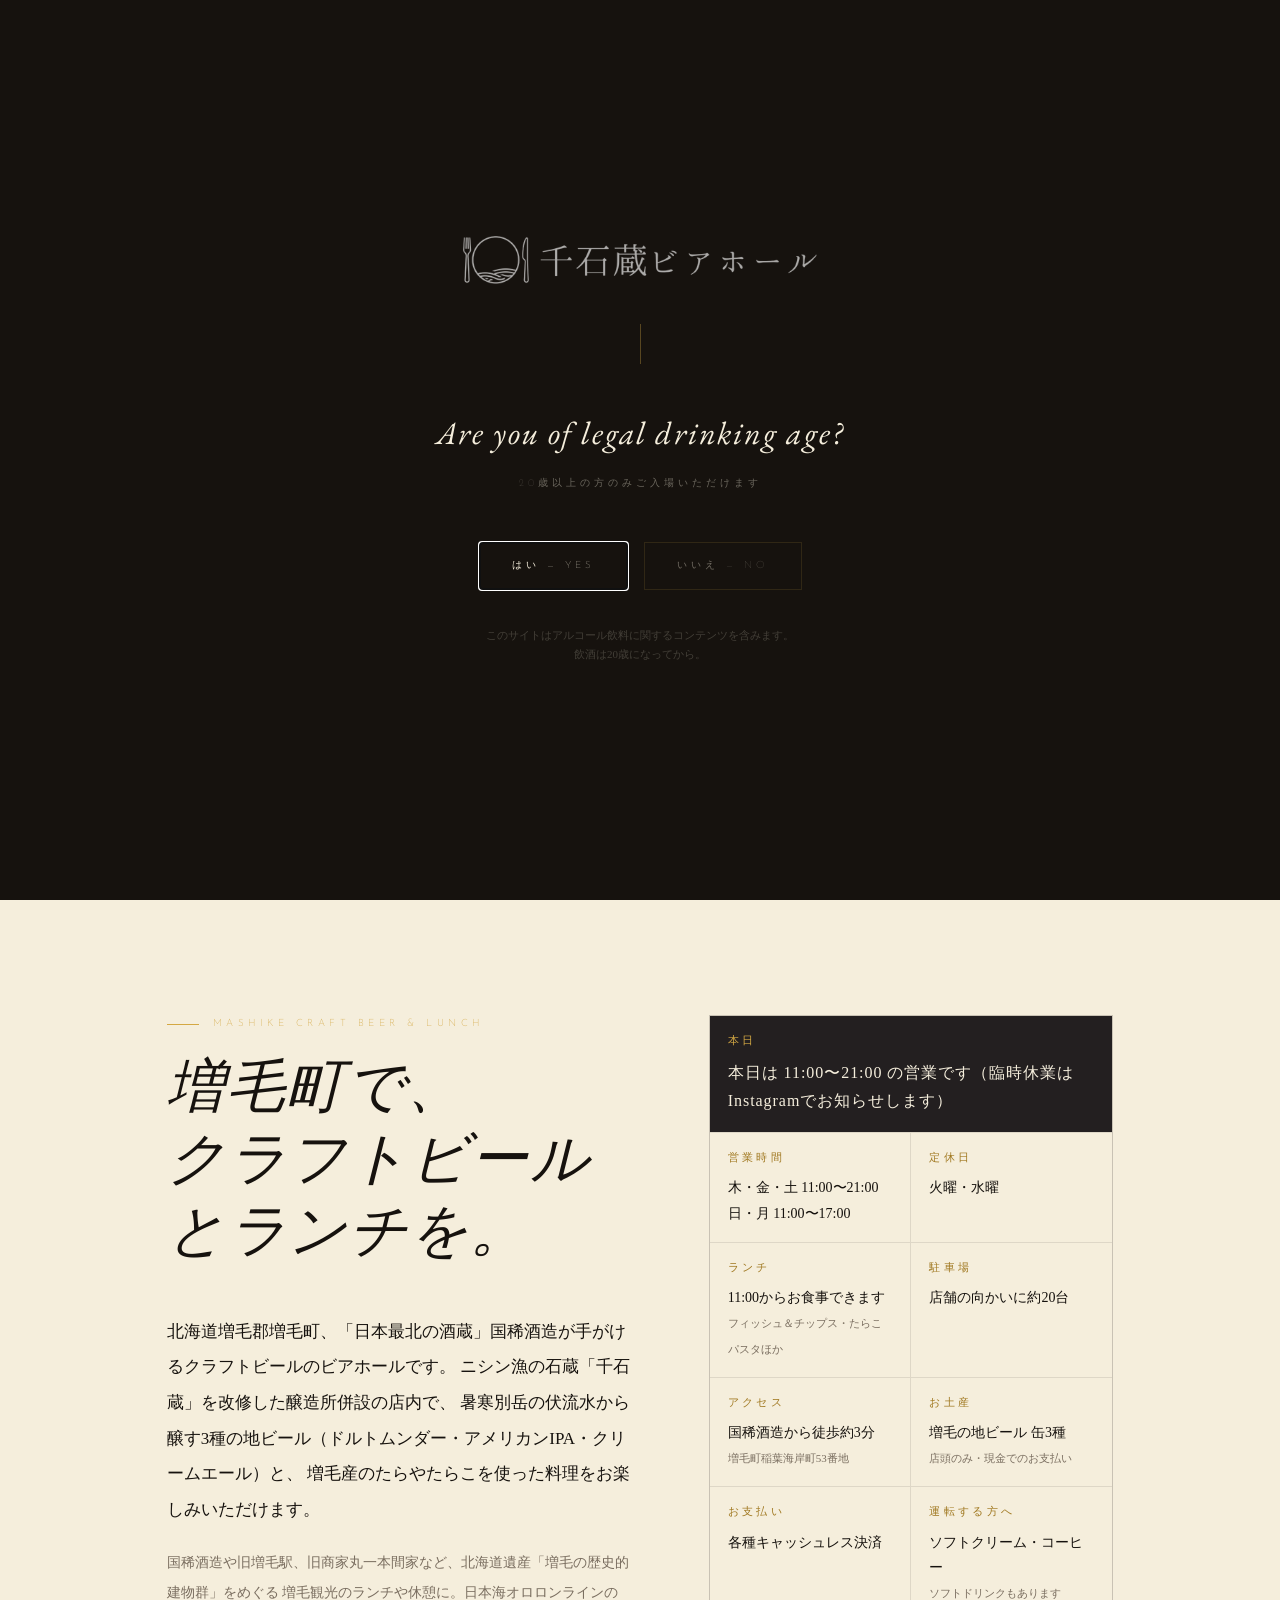
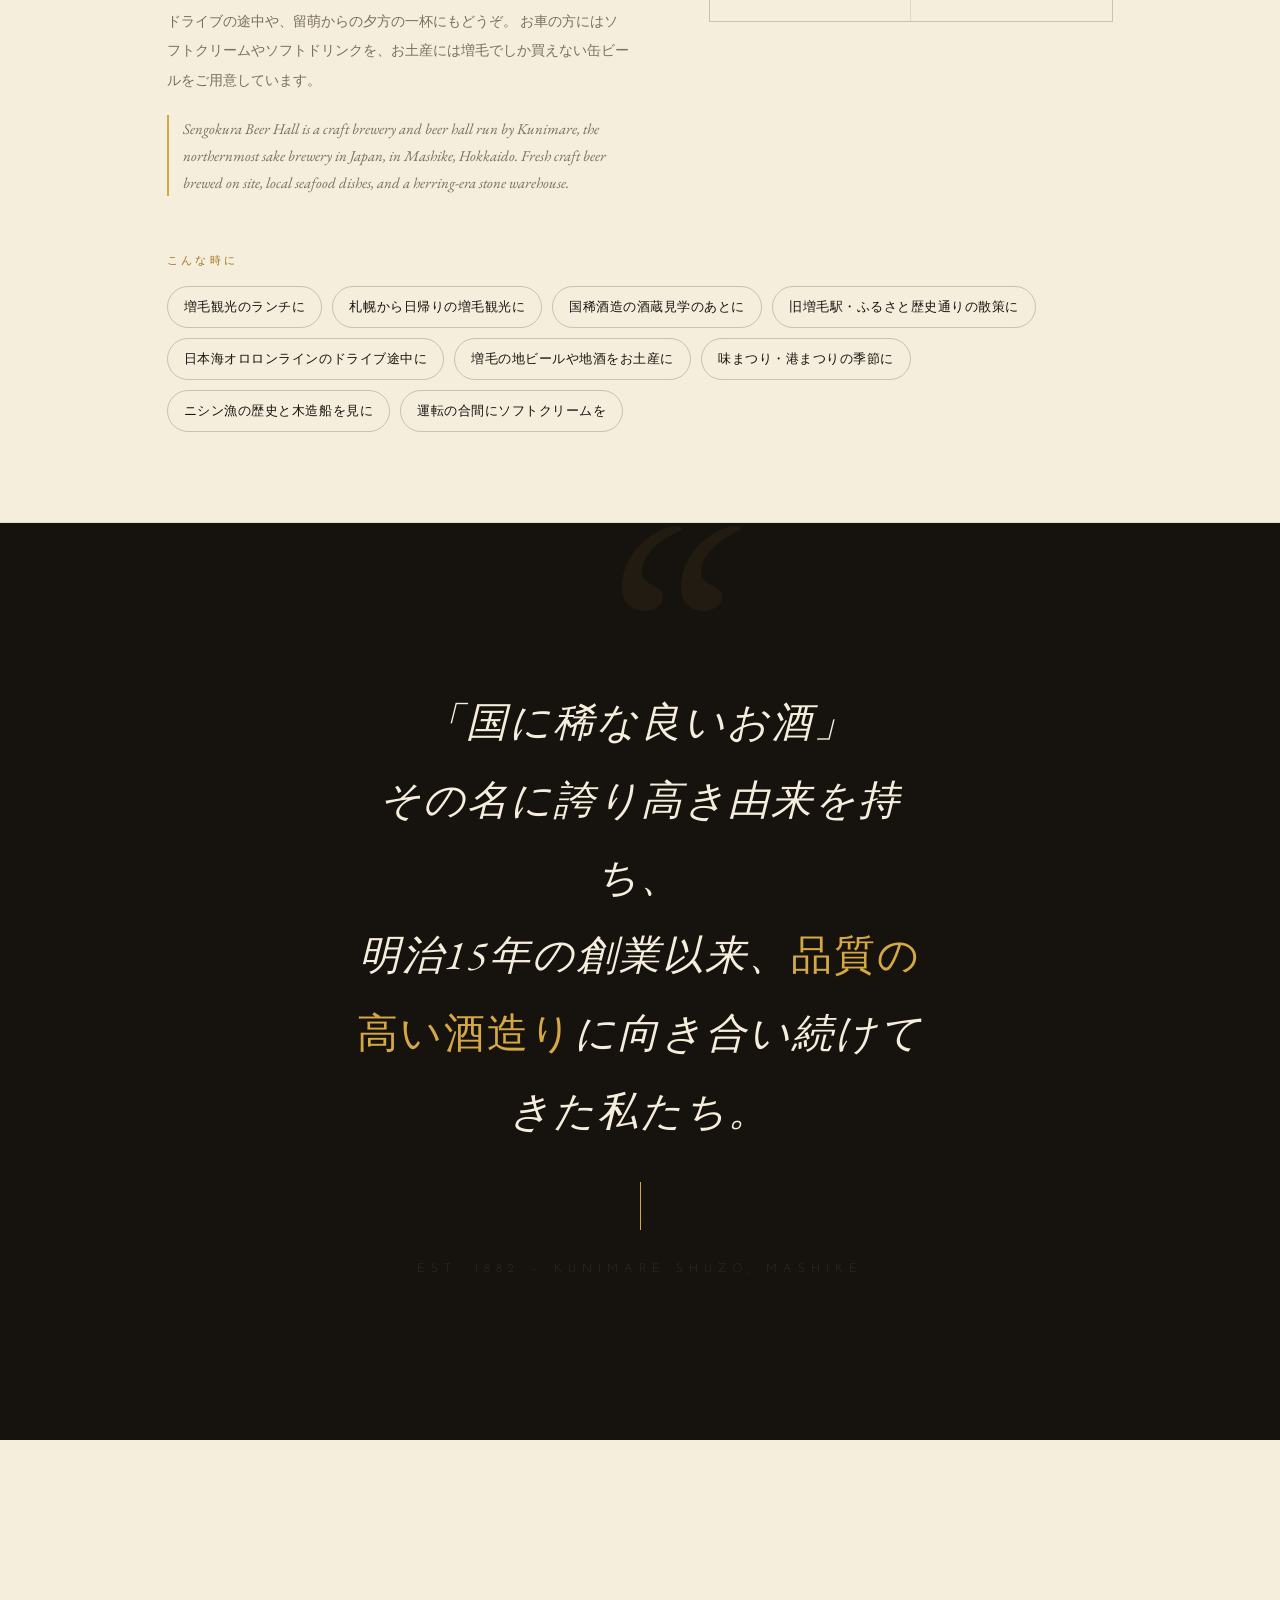
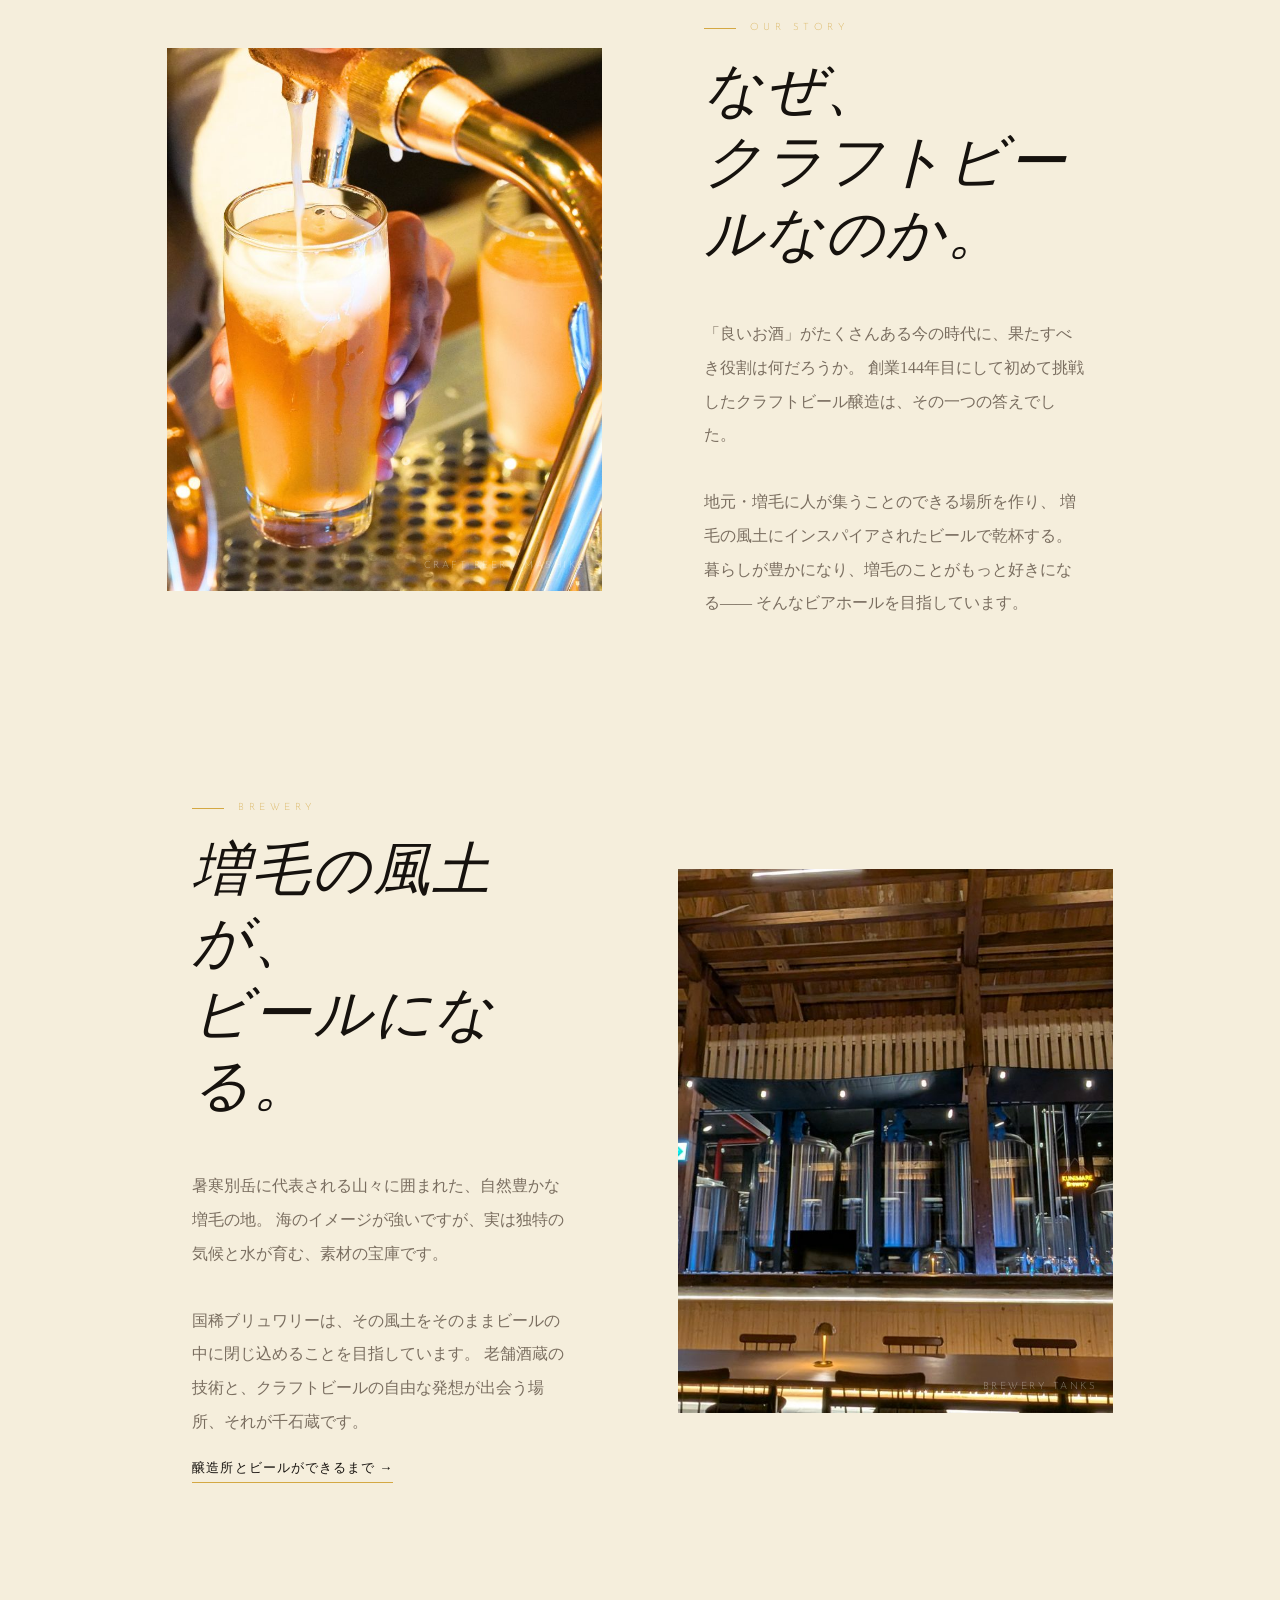
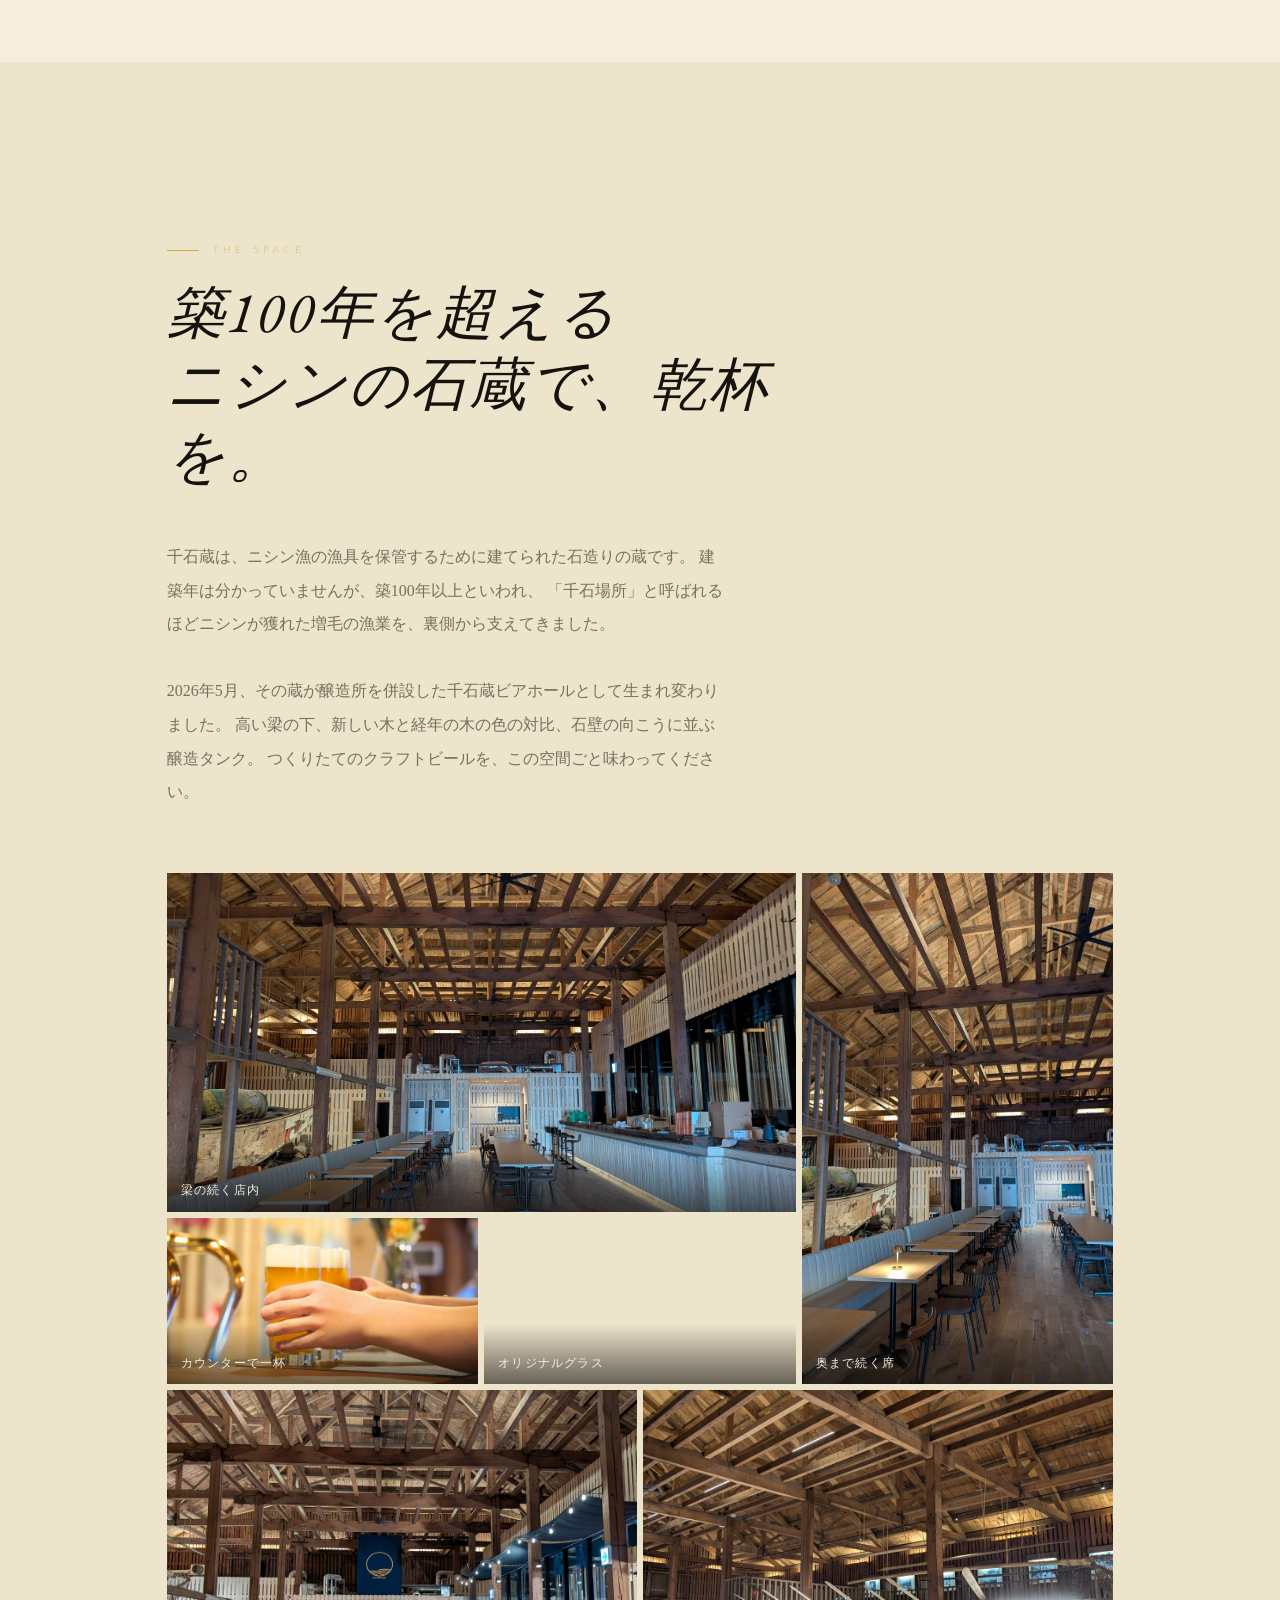
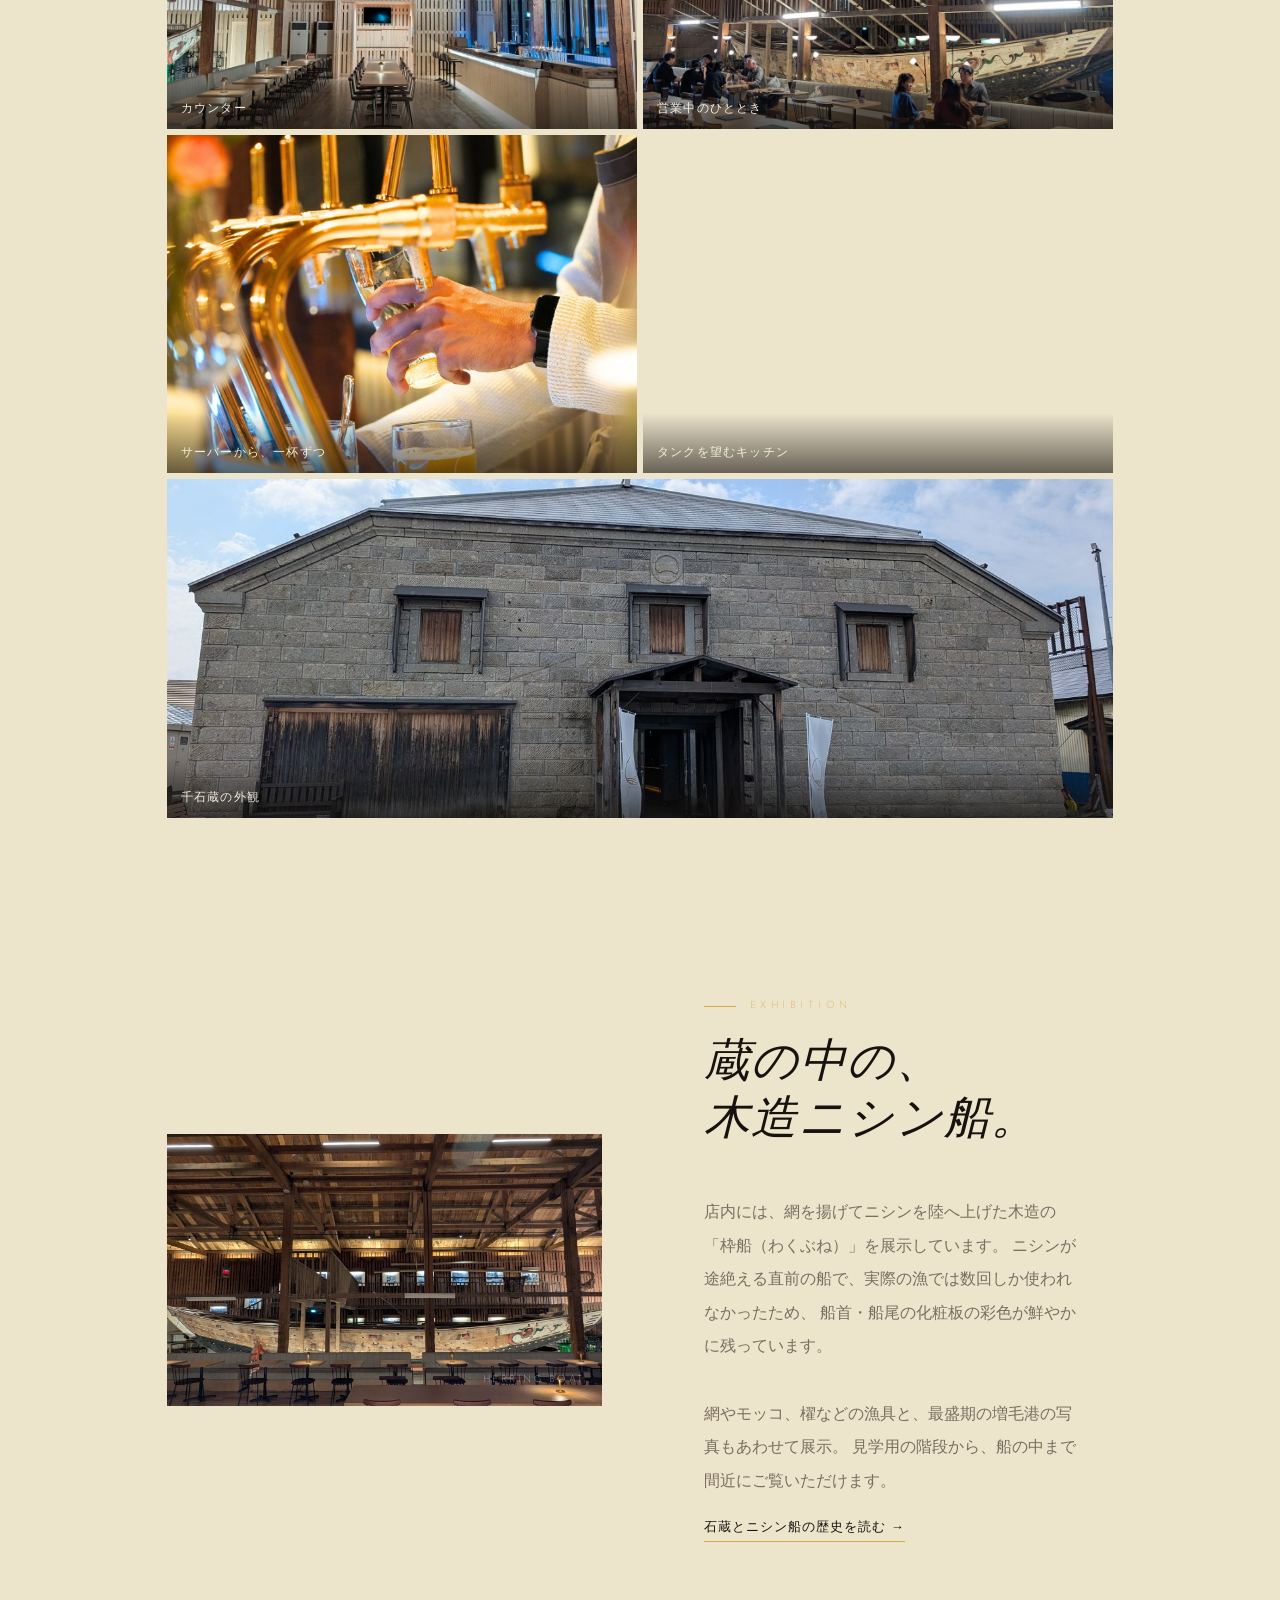
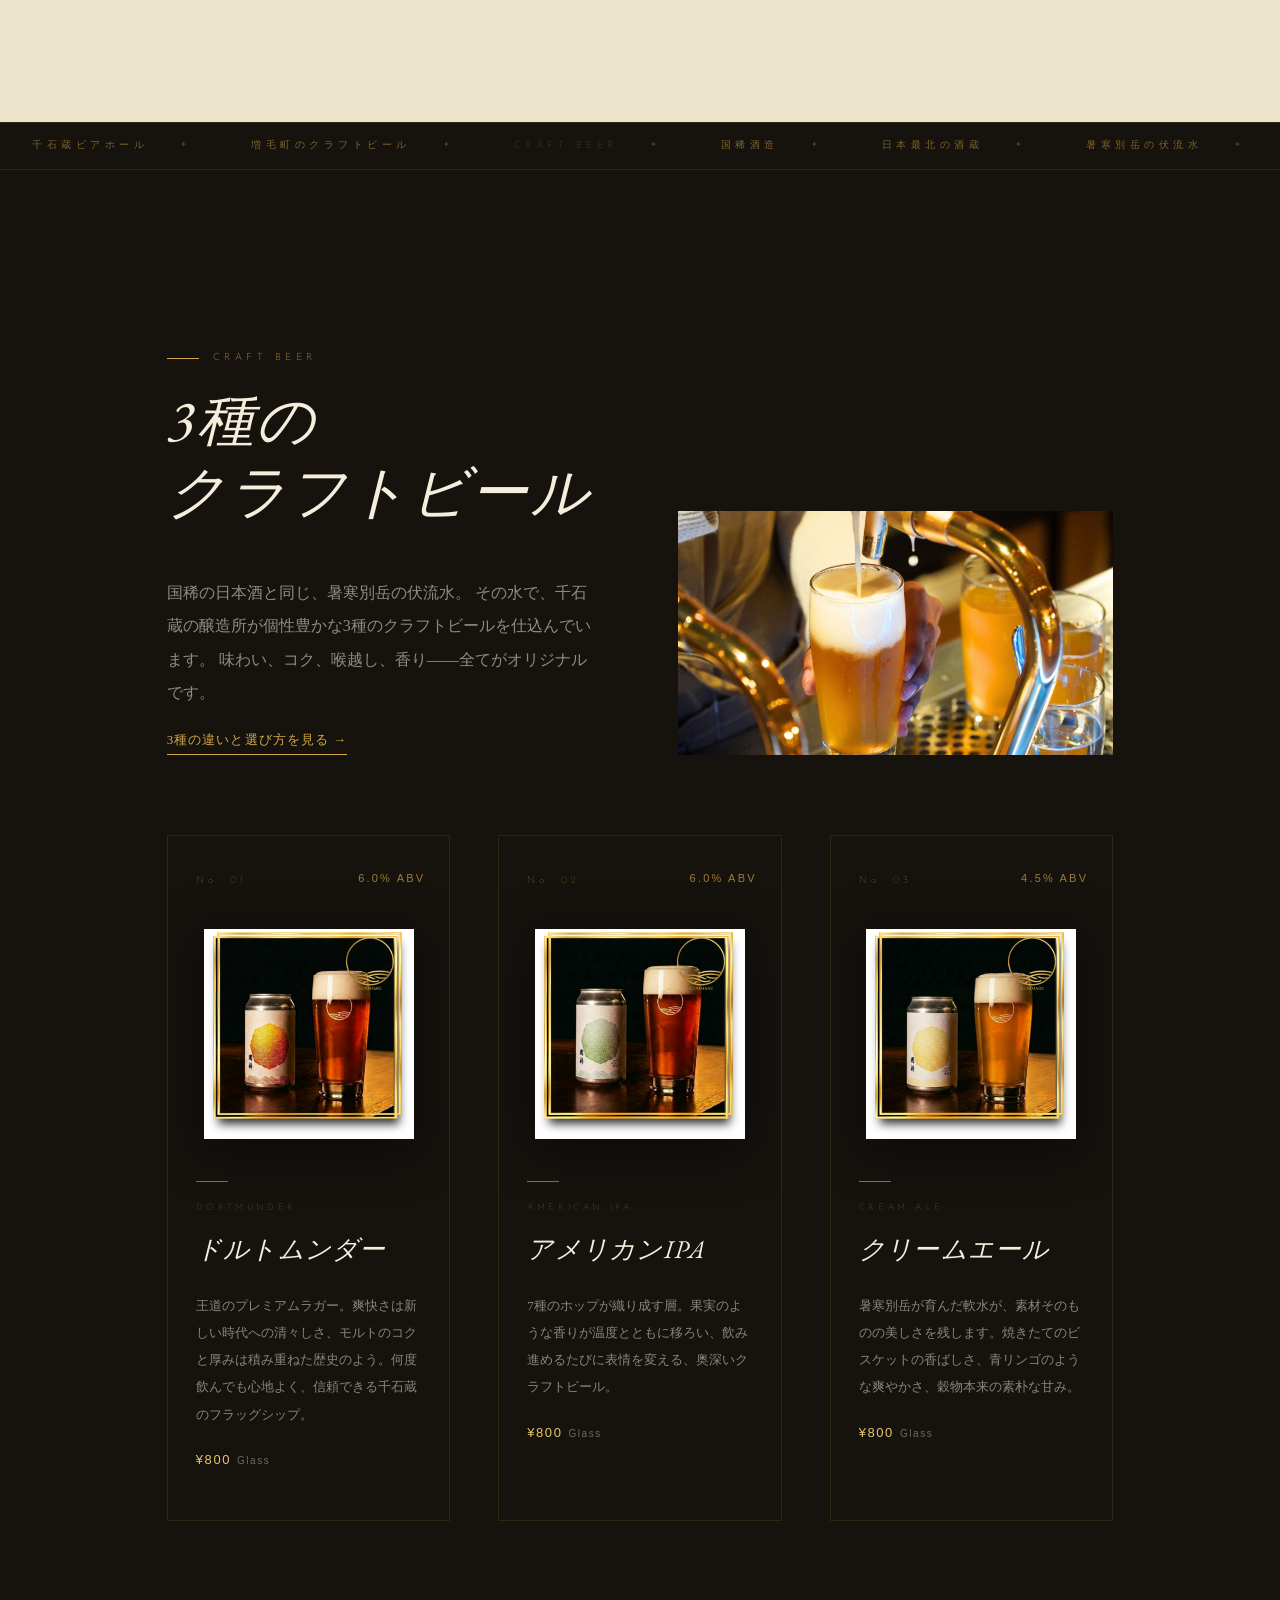
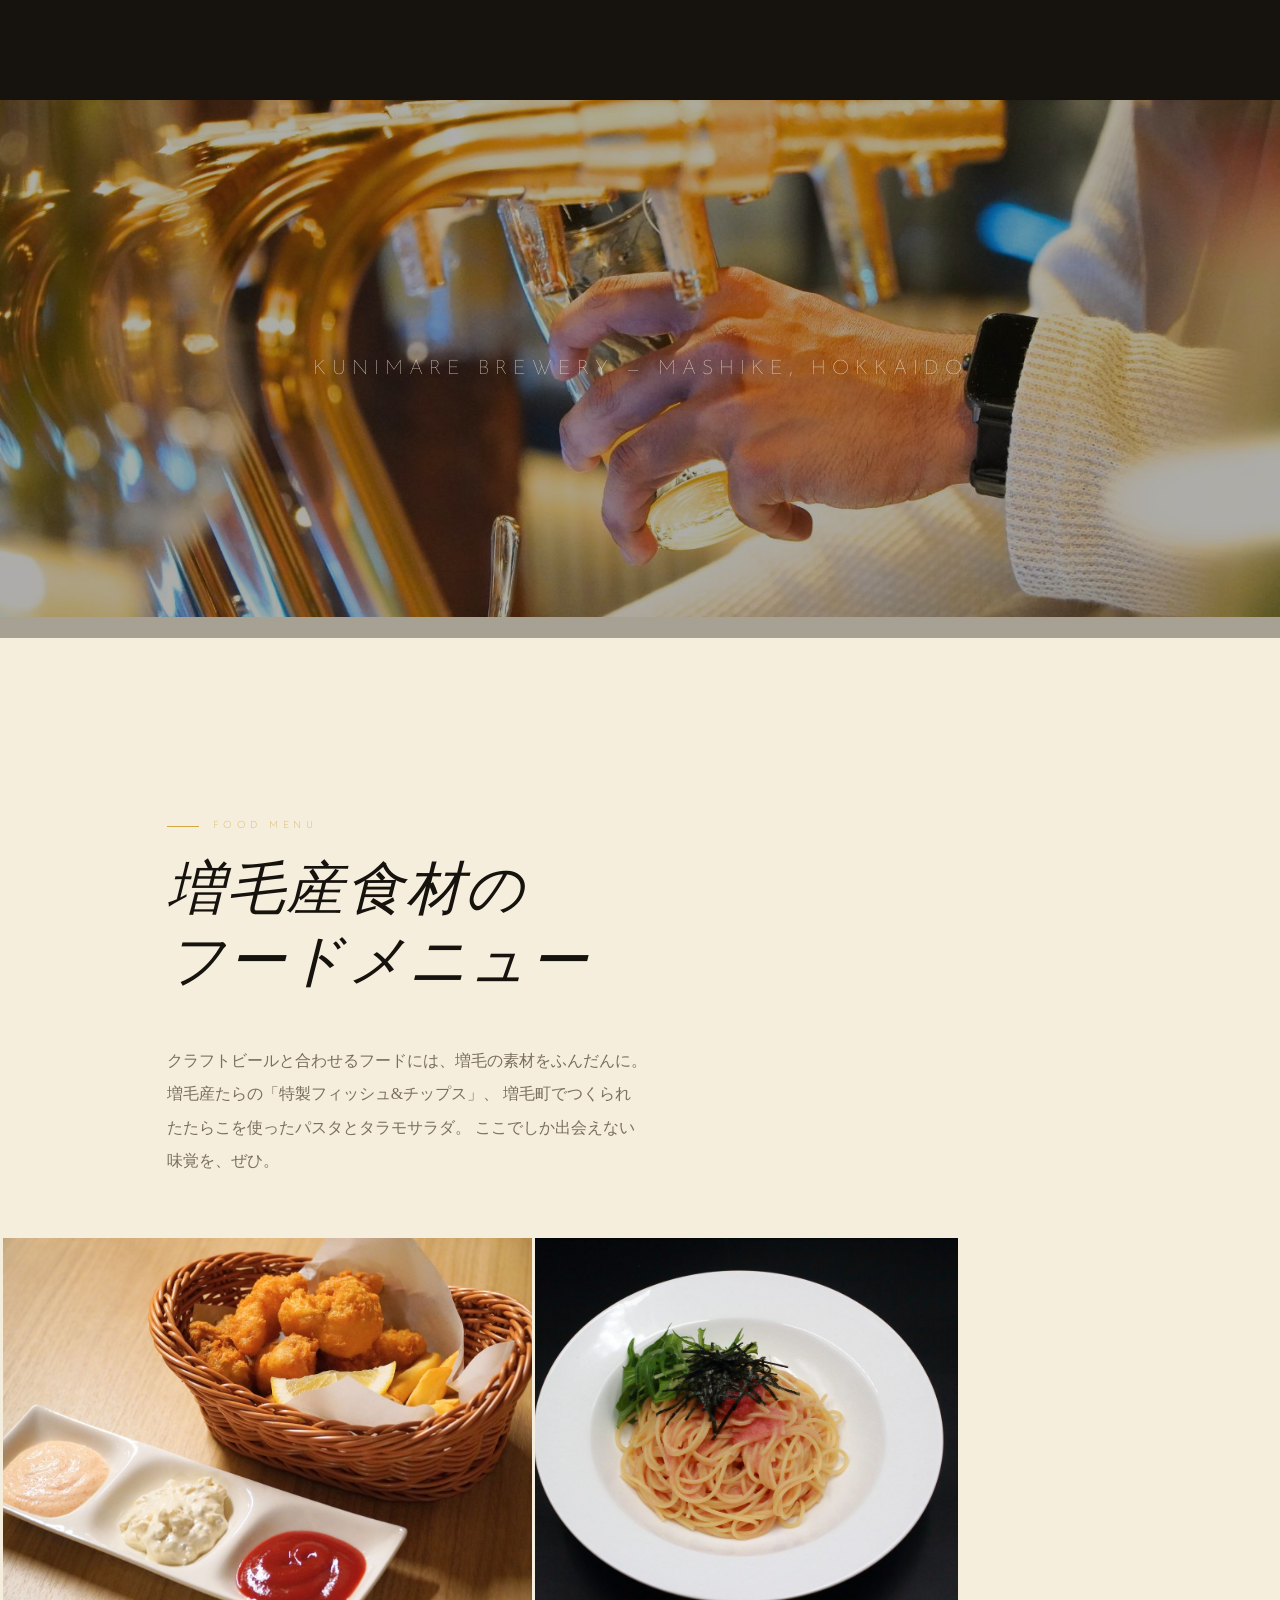
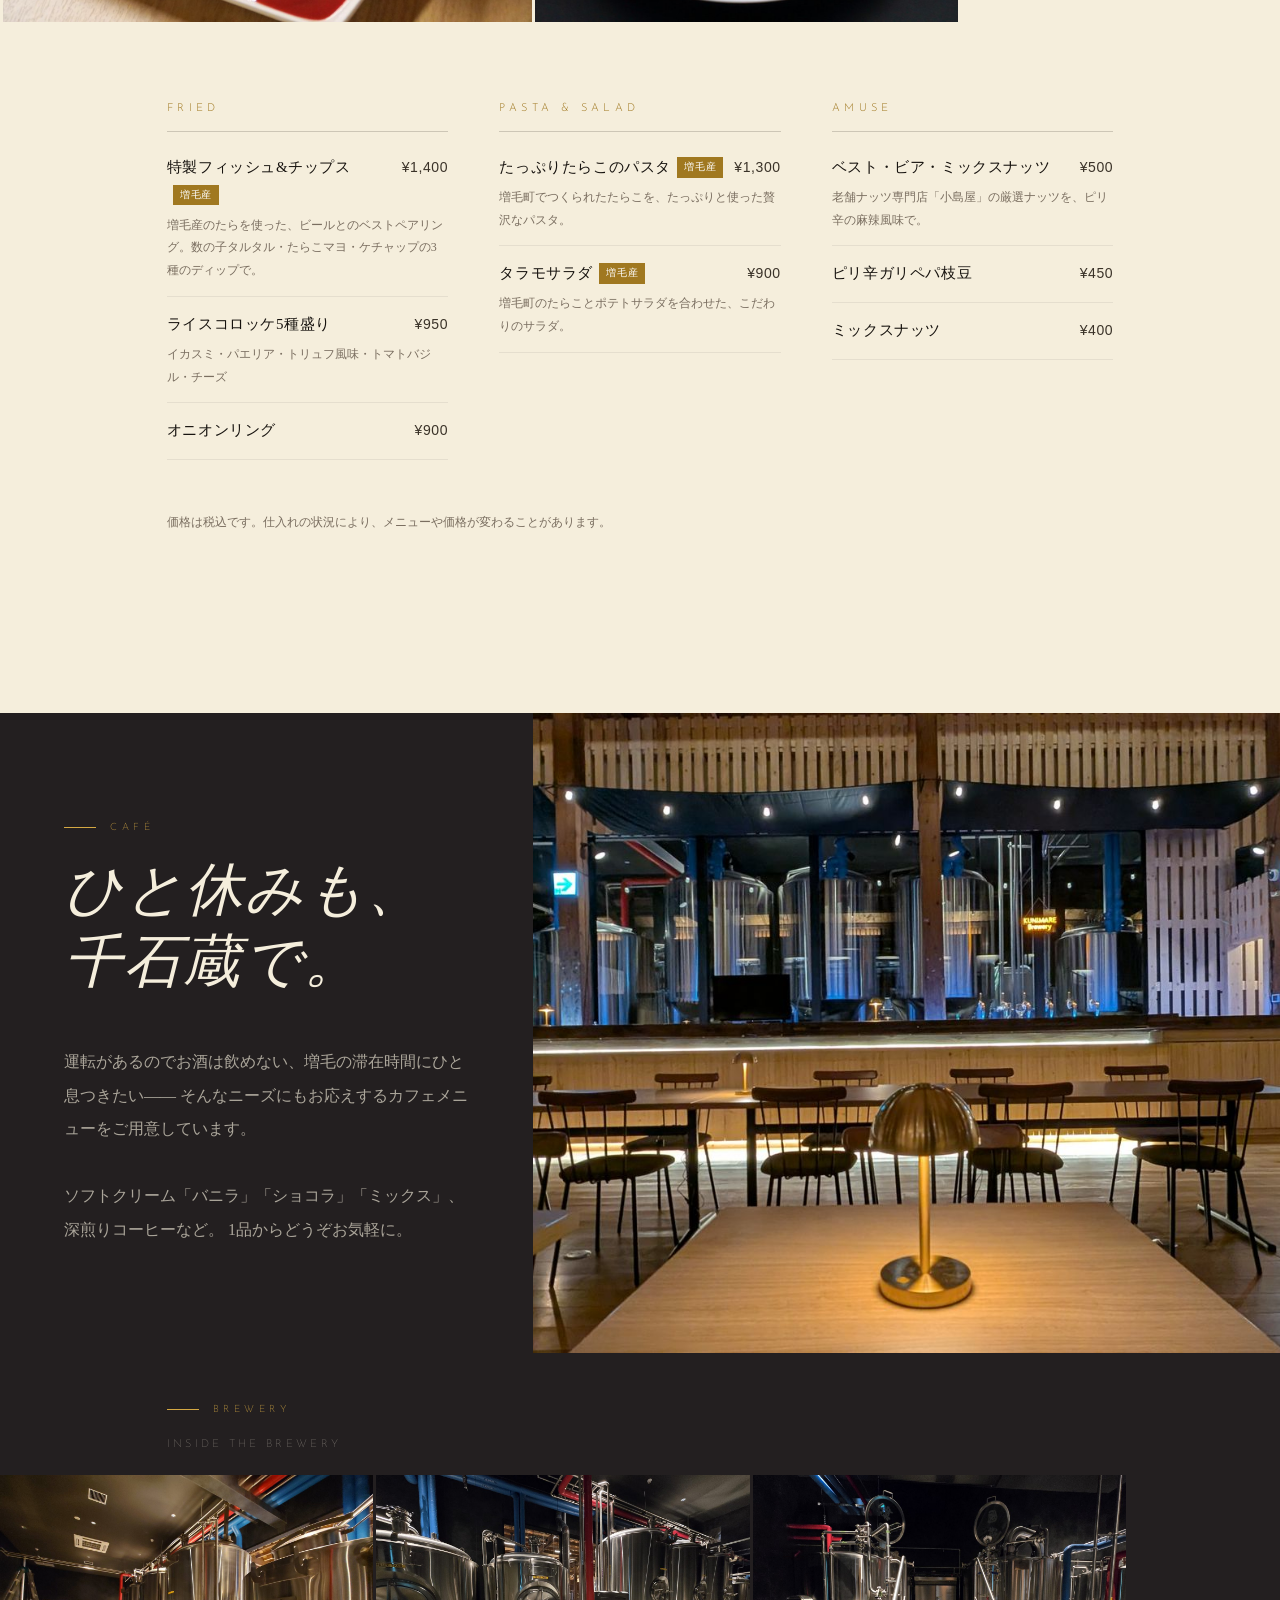
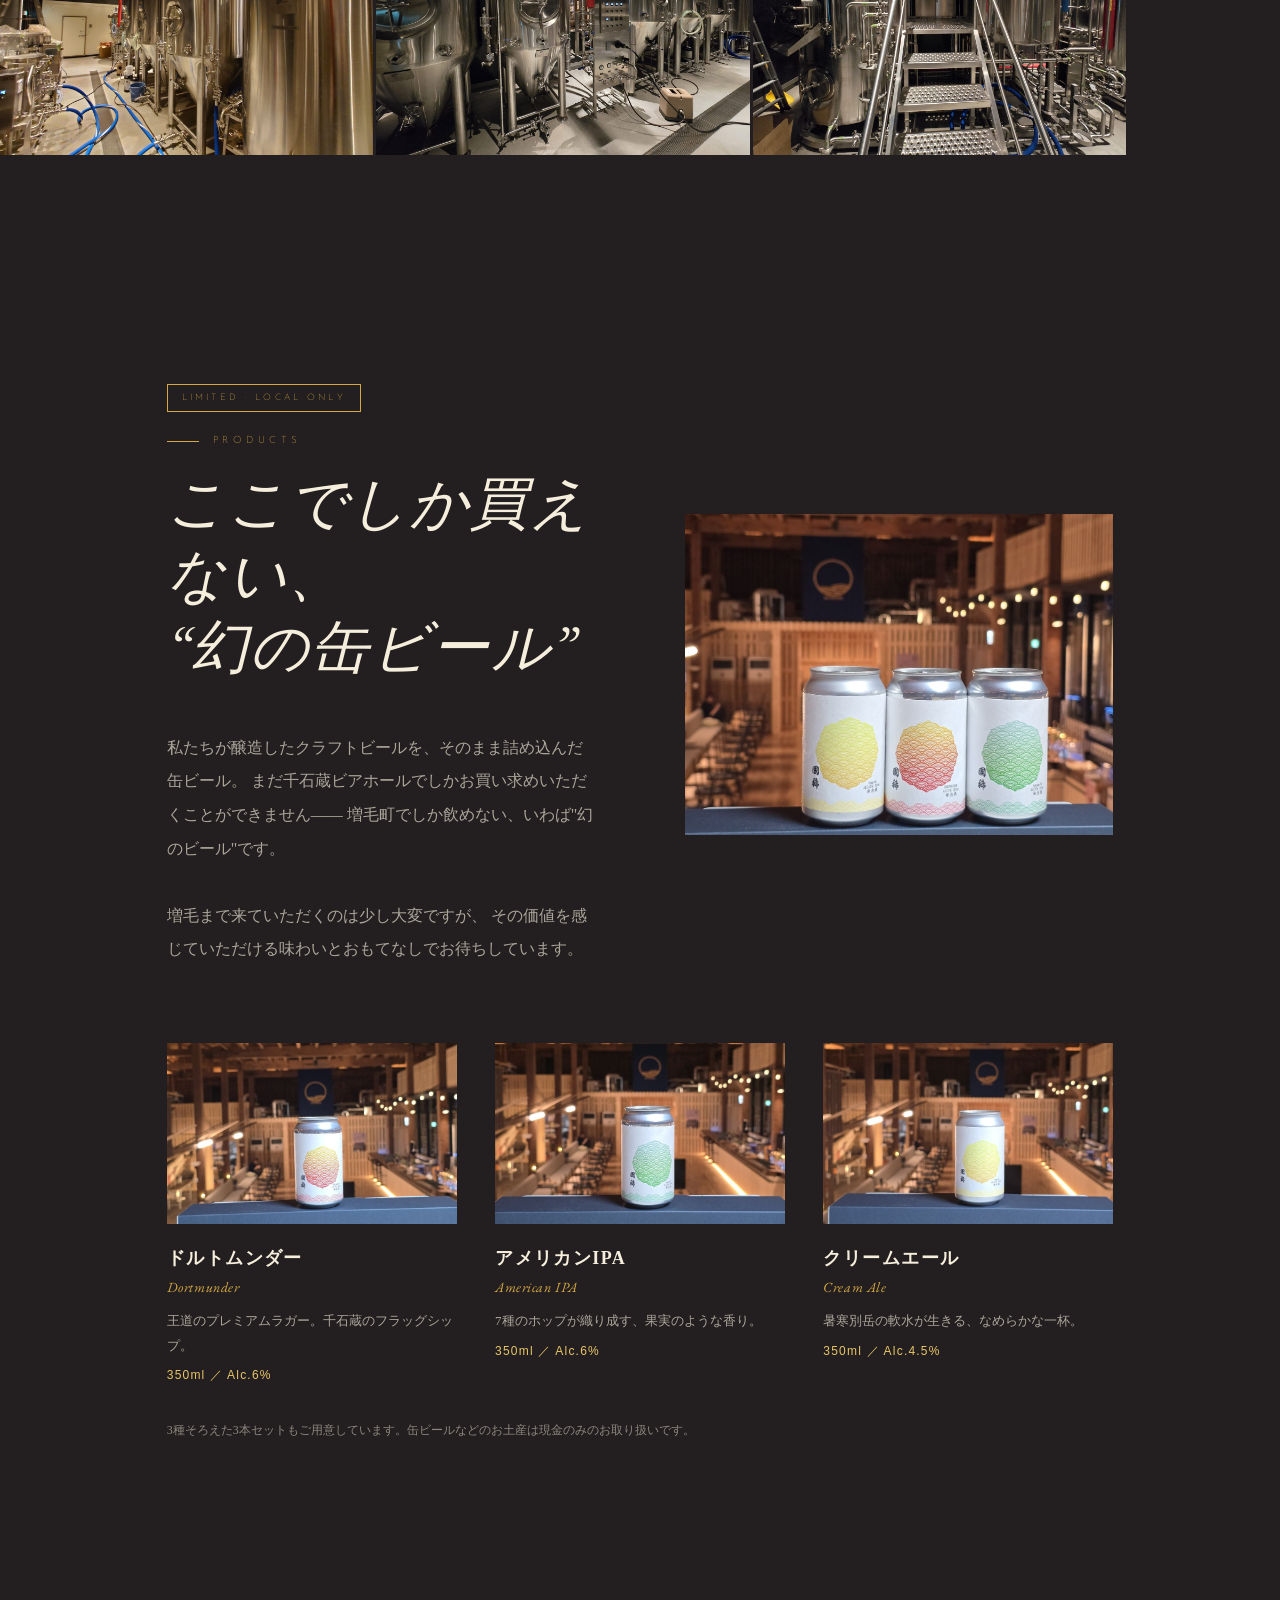
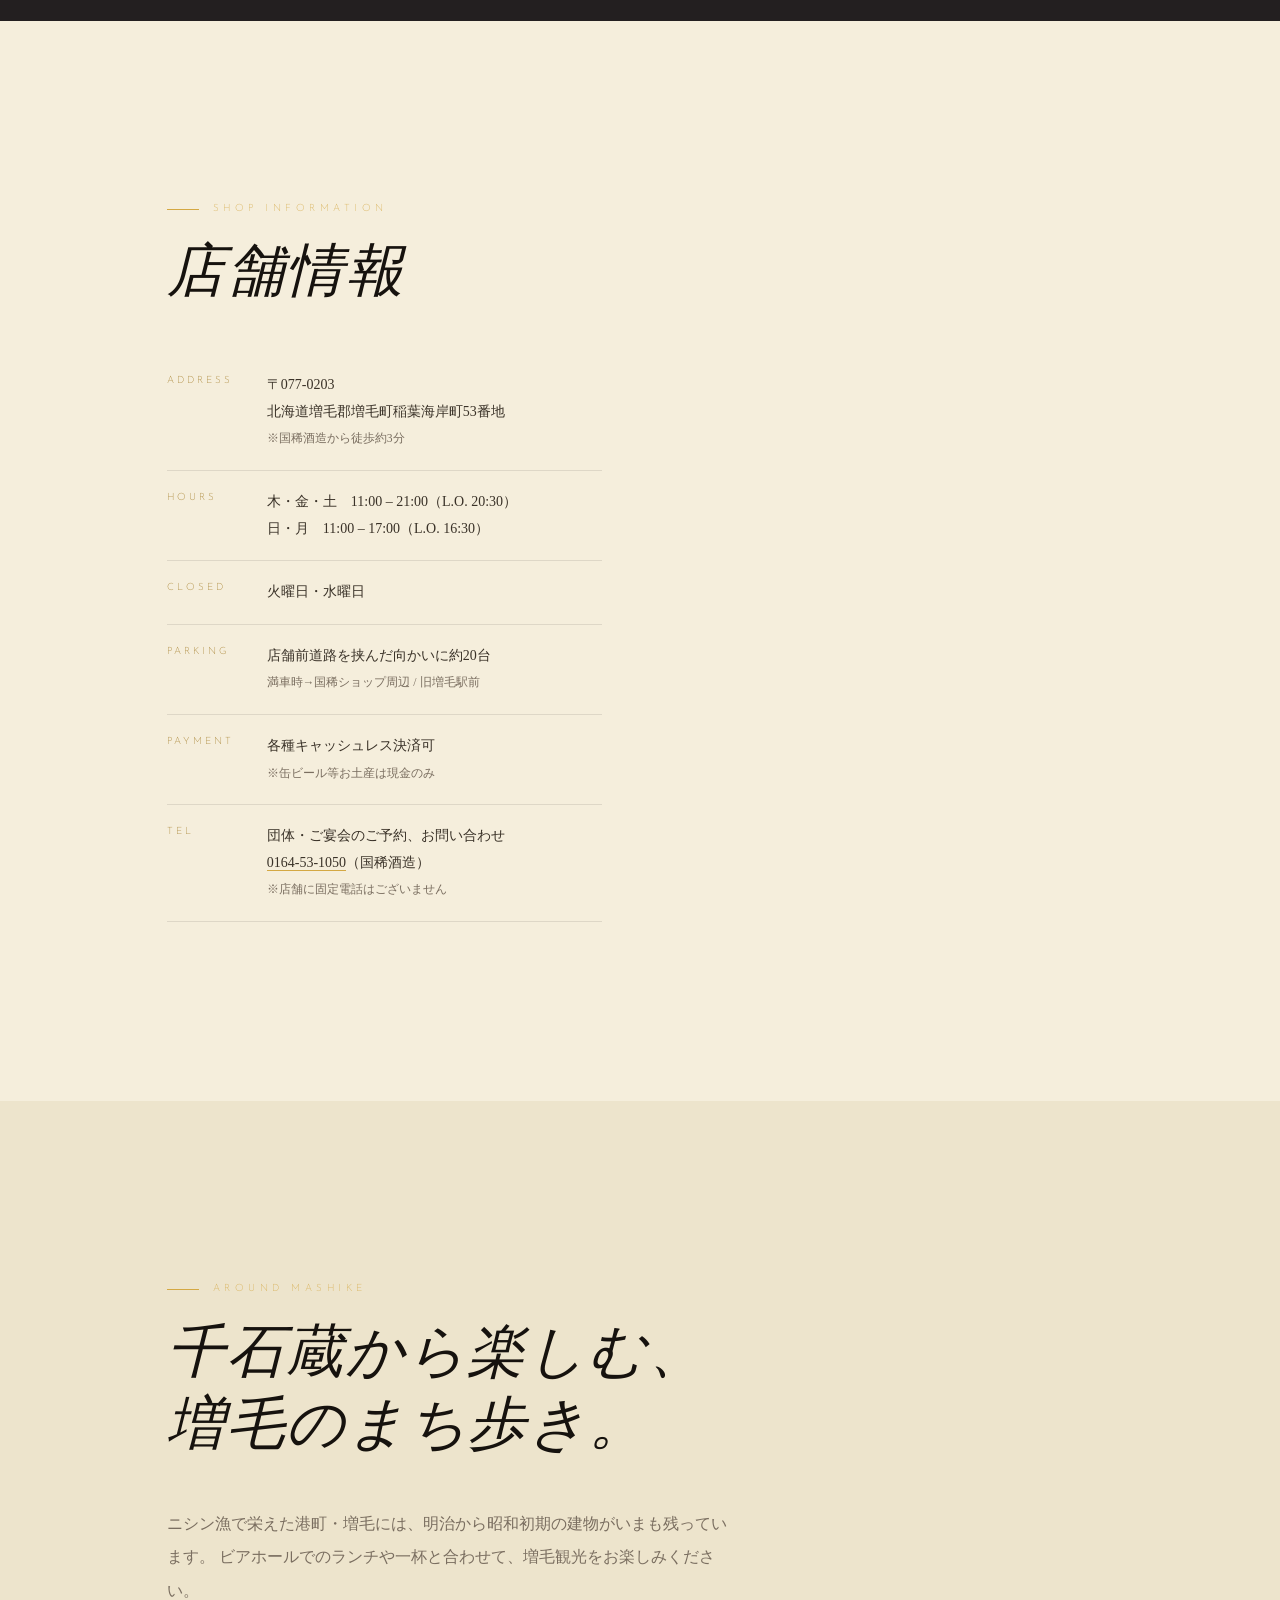
<file: index.html>
<!DOCTYPE html>
<html lang="ja">
<head>
  <meta charset="UTF-8">
  <meta name="viewport" content="width=device-width, initial-scale=1.0">
  <!-- SEO：検索で拾われたい言葉（増毛・クラフトビール・ビアホール・国稀酒造・千石蔵・醸造所）を title と description の頭に寄せる -->
  <title>千石蔵ビアホール｜増毛町のクラフトビール・地ビールとランチ｜国稀酒造直営</title>
  <meta name="description" content="北海道増毛町、日本最北の酒蔵・国稀酒造直営のクラフトビアホール。ニシン漁の石蔵を改修した醸造所で、暑寒別岳の伏流水から醸す地ビール3種と増毛産たらの料理を。国稀酒造から徒歩約3分、旧増毛駅めぐりなど増毛観光のランチやお土産に。営業時間・駐車場・アクセス。">
  <link rel="canonical" href="https://kunimare-craftbeer.com/">
  <!-- 確認用の限定公開版：検索エンジンに載せない（本番では index, follow に戻す） -->
  <meta name="robots" content="noindex, nofollow, noimageindex">
  <meta name="theme-color" content="#16120e">
  <meta name="format-detection" content="telephone=no">

  <meta property="og:type" content="website">
  <meta property="og:site_name" content="千石蔵ビアホール">
  <meta property="og:locale" content="ja_JP">
  <meta property="og:url" content="https://kunimare-craftbeer.com/">
  <meta property="og:title" content="千石蔵ビアホール｜増毛町のクラフトビール・地ビールとランチ｜国稀酒造直営">
  <meta property="og:description" content="ニシン漁の石蔵が、醸造所併設のビアホールに。暑寒別岳の伏流水で醸す3種のクラフトビールと、増毛産の食材で。">
  <meta property="og:image" content="https://kunimare-craftbeer.com/img/hero-beer.jpg">
  <meta property="og:image:width" content="2400">
  <meta property="og:image:height" content="1351">
  <meta property="og:image:alt" content="千石蔵ビアホールの店内と、国稀クラフトビールの缶3種">
  <meta name="twitter:card" content="summary_large_image">

  <link rel="icon" type="image/png" sizes="48x48" href="img/favicon-48.png">
  <link rel="icon" type="image/png" sizes="512x512" href="img/icon-512.png">
  <link rel="apple-touch-icon" href="img/apple-touch-icon.png">

  <!-- 最初に見える写真を先に読む（スマホ縦はネオン、それ以外は店内） -->
  <link rel="preload" as="image" href="img/neon.jpg" media="(max-width: 860px) and (orientation: portrait)">
  <link rel="preload" as="image" href="img/hero-beer.jpg" media="not all and (max-width: 860px) and (orientation: portrait)">

  <script>document.documentElement.classList.add('js');</script>

  <!-- 構造化データ：店舗（ビアホール＋醸造所）・運営会社・メニュー・よくある質問。
       営業時間・価格・住所を変えたら、ここも本文と同じに直すこと -->
  <script type="application/ld+json">
  {
    "@context": "https://schema.org",
    "@graph": [
      {
        "@type": "Organization",
        "@id": "https://kunimare-craftbeer.com/#kunimare",
        "name": "国稀酒造株式会社",
        "url": "https://www.kunimare.co.jp/",
        "foundingDate": "1882",
        "telephone": "+81-164-53-1050"
      },
      {
        "@type": ["BarOrPub", "Brewery"],
        "@id": "https://kunimare-craftbeer.com/#beerhall",
        "name": "千石蔵ビアホール",
        "alternateName": ["Sengokura Beer Hall", "国稀ブルワリー", "KUNIMARE Brewery"],
        "description": "北海道増毛町、日本最北の酒蔵・国稀酒造直営のクラフトビール醸造所併設ビアホール。ニシン漁の漁具を保管していた築100年以上の石蔵「千石蔵」を改修し、2026年5月に開業。暑寒別岳の伏流水で醸す地ビールと増毛産の食材の料理。国稀酒造から徒歩約3分。",
        "url": "https://kunimare-craftbeer.com/",
        "image": [
          "https://kunimare-craftbeer.com/img/hero-beer.jpg",
          "https://kunimare-craftbeer.com/img/space-hall.jpg",
          "https://kunimare-craftbeer.com/img/space-exterior.jpg"
        ],
        "logo": "https://kunimare-craftbeer.com/img/icon-512.png",
        "telephone": "+81-164-53-1050",
        "address": {
          "@type": "PostalAddress",
          "postalCode": "077-0203",
          "addressRegion": "北海道",
          "addressLocality": "増毛郡増毛町",
          "streetAddress": "稲葉海岸町53番地",
          "addressCountry": "JP"
        },
        "openingHoursSpecification": [
          { "@type": "OpeningHoursSpecification", "dayOfWeek": ["Thursday", "Friday", "Saturday"], "opens": "11:00", "closes": "21:00" },
          { "@type": "OpeningHoursSpecification", "dayOfWeek": ["Sunday", "Monday"], "opens": "11:00", "closes": "17:00" }
        ],
        "servesCuisine": ["クラフトビール", "地ビール", "ビアホール", "フィッシュ＆チップス", "増毛産の海産物"],
        "slogan": "増毛のまちに、いつも良い“乾杯”を",
        "containedInPlace": {
          "@type": "Place",
          "name": "北海道増毛郡増毛町",
          "address": { "@type": "PostalAddress", "addressRegion": "北海道", "addressLocality": "増毛郡増毛町", "addressCountry": "JP" }
        },
        "amenityFeature": [
          { "@type": "LocationFeatureSpecification", "name": "駐車場（約20台）", "value": true },
          { "@type": "LocationFeatureSpecification", "name": "キャッシュレス決済", "value": true },
          { "@type": "LocationFeatureSpecification", "name": "醸造所併設", "value": true },
          { "@type": "LocationFeatureSpecification", "name": "木造ニシン船（枠船）の展示", "value": true },
          { "@type": "LocationFeatureSpecification", "name": "缶ビールのお土産販売", "value": true }
        ],
        "priceRange": "¥400〜¥1,400",
        "currenciesAccepted": "JPY",
        "paymentAccepted": "現金, 各種キャッシュレス決済",
        "acceptsReservations": true,
        "parentOrganization": { "@id": "https://kunimare-craftbeer.com/#kunimare" },
        "sameAs": ["https://www.instagram.com/sengokura_bierhall/"],
        "hasMenu": {
          "@type": "Menu",
          "name": "千石蔵ビアホール グランドメニュー（2026年5月版）",
          "hasMenuSection": [
            {
              "@type": "MenuSection",
              "name": "クラフトビール",
              "hasMenuItem": [
                { "@type": "MenuItem", "name": "ドルトムンダー", "description": "王道のプレミアムラガー（Alc.6%）", "offers": { "@type": "Offer", "price": "800", "priceCurrency": "JPY" } },
                { "@type": "MenuItem", "name": "アメリカンIPA", "description": "7種のホップが香るIPA（Alc.6%）", "offers": { "@type": "Offer", "price": "800", "priceCurrency": "JPY" } },
                { "@type": "MenuItem", "name": "クリームエール", "description": "暑寒別岳の軟水で醸す、なめらかなエール（Alc.4.5%）", "offers": { "@type": "Offer", "price": "800", "priceCurrency": "JPY" } }
              ]
            },
            {
              "@type": "MenuSection",
              "name": "フード",
              "hasMenuItem": [
                { "@type": "MenuItem", "name": "特製フィッシュ＆チップス", "description": "増毛産のたらを使用。数の子タルタル・たらこマヨ・ケチャップの3種ディップ", "offers": { "@type": "Offer", "price": "1400", "priceCurrency": "JPY" } },
                { "@type": "MenuItem", "name": "たっぷりたらこのパスタ", "description": "増毛町で製造されたたらこを使用", "offers": { "@type": "Offer", "price": "1300", "priceCurrency": "JPY" } },
                { "@type": "MenuItem", "name": "タラモサラダ", "description": "増毛町で製造されたたらことポテトサラダ", "offers": { "@type": "Offer", "price": "900", "priceCurrency": "JPY" } },
                { "@type": "MenuItem", "name": "ライスコロッケ5種盛り", "offers": { "@type": "Offer", "price": "950", "priceCurrency": "JPY" } },
                { "@type": "MenuItem", "name": "オニオンリング", "offers": { "@type": "Offer", "price": "900", "priceCurrency": "JPY" } },
                { "@type": "MenuItem", "name": "ベスト・ビア・ミックスナッツ", "offers": { "@type": "Offer", "price": "500", "priceCurrency": "JPY" } },
                { "@type": "MenuItem", "name": "ピリ辛ガリペパ枝豆", "offers": { "@type": "Offer", "price": "450", "priceCurrency": "JPY" } },
                { "@type": "MenuItem", "name": "北海道バニラソフト", "offers": { "@type": "Offer", "price": "600", "priceCurrency": "JPY" } }
              ]
            }
          ]
        }
      },
      {
        "@type": "WebSite",
        "@id": "https://kunimare-craftbeer.com/#website",
        "url": "https://kunimare-craftbeer.com/",
        "name": "千石蔵ビアホール",
        "inLanguage": "ja",
        "publisher": { "@id": "https://kunimare-craftbeer.com/#kunimare" }
      },
      {
        "@type": "FAQPage",
        "@id": "https://kunimare-craftbeer.com/#faq",
        "mainEntity": [
          { "@type": "Question", "name": "営業時間と定休日を教えてください。", "acceptedAnswer": { "@type": "Answer", "text": "木・金・土曜日は11:00〜21:00（ラストオーダー20:30）、日・月曜日は11:00〜17:00（ラストオーダー16:30）です。火曜日・水曜日は定休日です。" } },
          { "@type": "Question", "name": "駐車場はありますか？", "acceptedAnswer": { "@type": "Answer", "text": "店舗前の道路を挟んだ向かいに約20台分あります。満車のときは、国稀ショップ周辺や旧増毛駅前の駐車場をご利用ください。" } },
          { "@type": "Question", "name": "予約はできますか？", "acceptedAnswer": { "@type": "Answer", "text": "団体・ご宴会のご予約は、国稀酒造（0164-53-1050）で承ります。店舗には固定電話がありません。" } },
          { "@type": "Question", "name": "支払い方法は何が使えますか？", "acceptedAnswer": { "@type": "Answer", "text": "各種キャッシュレス決済をご利用いただけます。缶ビールなどのお土産は現金のみのお取り扱いです。" } },
          { "@type": "Question", "name": "お酒を飲まない人や運転する人も楽しめますか？", "acceptedAnswer": { "@type": "Answer", "text": "ソフトクリーム（バニラ・ショコラ・ミックス）やコーヒー、烏龍茶・コーラ・ジンジャーエールなどのソフトドリンクをご用意しています。お車を運転される方への酒類の提供はいたしません。" } },
          { "@type": "Question", "name": "増毛の地ビールをお土産に買えますか？", "acceptedAnswer": { "@type": "Answer", "text": "ドルトムンダー・アメリカンIPA・クリームエールの缶ビール3種を、千石蔵ビアホールの店頭でのみ販売しています。お土産は現金でのお支払いです。" } },
          { "@type": "Question", "name": "ランチはできますか？", "acceptedAnswer": { "@type": "Answer", "text": "11:00の開店からお食事いただけます。増毛産のたらを使った特製フィッシュ＆チップス、たっぷりたらこのパスタ、タラモサラダなどをご用意しています。" } },
          { "@type": "Question", "name": "国稀酒造や旧増毛駅から近いですか？", "acceptedAnswer": { "@type": "Answer", "text": "国稀酒造から徒歩約3分です。旧増毛駅前は、店舗前の駐車場が満車のときの駐車場としてもご案内しています。増毛観光の途中にお立ち寄りください。" } },
          { "@type": "Question", "name": "店内のニシン船は見学できますか？", "acceptedAnswer": { "@type": "Answer", "text": "はい。蔵の中に、網を揚げてニシンを陸へ上げた木造の枠船（わくぶね）を展示しています。見学用の階段から、船の中や化粧板を間近にご覧いただけます。" } }
        ]
      }
    ]
  }
  </script>
  <!-- フォント戦略（小諸蒸留所準拠）
       JP: システムフォント Hiragino Mincho ProN / Yu Mincho（Noto は使わない）
       EN display: EB Garamond（AGaramond Pro / Trajan Pro の代替）
       EN label: Josefin Sans（Sackers Gothic の代替）
       数字/日付: システム Yu Gothic
  -->
  <link rel="preconnect" href="https://fonts.googleapis.com">
  <link rel="preconnect" href="https://fonts.gstatic.com" crossorigin>
  <link href="https://fonts.googleapis.com/css2?family=EB+Garamond:ital,wght@0,400;0,500;0,600;1,400;1,500&family=Josefin+Sans:wght@200;300&display=swap" rel="stylesheet">

  <style>
/* =============================================
   RESET & BASE
   ============================================= */
*, *::before, *::after { box-sizing: border-box; margin: 0; padding: 0; }
html { scroll-behavior: smooth; font-size: 14px; }  /* 小諸: 12-14px体制 */
body {
  /* 日本語はシステム明朝。Noto は使わない（小諸蒸留所準拠）*/
  font-family: 'Hiragino Mincho ProN', 'Yu Mincho', '游明朝', 'MS Mincho', 'ＭＳ 明朝', serif;
  background: #f5eedc;
  color: #16120e;
  line-height: 1.85;
  overflow-x: hidden;
  -webkit-font-smoothing: antialiased;
  -moz-osx-font-smoothing: grayscale;
}
img { max-width: 100%; height: auto; display: block; }
a { color: inherit; text-decoration: none; }
button { border: none; background: none; cursor: pointer; font: inherit; }

/* =============================================
   DESIGN TOKENS
   ============================================= */
:root {
  /* colours — luxury brand palette (Komoro/Macallan 準拠) */
  --cream:        #f5eedc;
  --cream-dark:   #ede4cc;
  --ink:          #231f20;   /* Komoroの near-black #231f20 */
  --ink-mid:      #3a3228;
  --ink-light:    #7a6e60;
  --indigo:       #1e3a7a;
  --indigo-dark:  #142a5e;
  --gold:         #d4a843;   /* Komoroの #d7a700 より少し落ち着いた */
  --gold-light:   #e8c668;
  --gold-dark:    #a07820;
  --white:        #ffffff;
  --panel-dark:   #16120e;   /* ビール・フッターなど最深色 */

  /* type — 小諸蒸留所準拠: JP=システム明朝、EN display=EB Garamond、EN label=Josefin Sans */
  --f-serif:   'Hiragino Mincho ProN', 'Yu Mincho', '游明朝', 'MS Mincho', serif;
  --f-display: 'EB Garamond', 'Hiragino Mincho ProN', Georgia, serif;
  --f-label:   'Josefin Sans', 'Gill Sans', 'Optima', sans-serif;
  --f-sans:    '游ゴシック体', 'Yu Gothic', 'Hiragino Kaku Gothic ProN', sans-serif;

  /* spacing */
  --gap-sm:  clamp(24px, 4vw, 48px);
  --gap-md:  clamp(60px, 8vw, 120px);
  --gap-lg:  clamp(100px, 14vw, 180px);
  --inner:   1100px;
  --pad-x:   clamp(20px, 6vw, 80px);
}

/* =============================================
   UTILITIES
   ============================================= */
.inner {
  max-width: var(--inner);
  margin: 0 auto;
  padding: 0 var(--pad-x);
}
.en {
  font-family: var(--f-label);
  font-weight: 200;
  letter-spacing: 0.22em;
  text-transform: uppercase;
}

/* =============================================
   SCROLL REVEAL
   ============================================= */
/* JS が動かない環境では最初から見せる */
.js .reveal {
  opacity: 0;
  transform: translateY(32px);
  transition: opacity 0.9s cubic-bezier(0.22,1,0.36,1),
              transform 0.9s cubic-bezier(0.22,1,0.36,1);
}
.reveal.delay-1 { transition-delay: 0.12s; }
.reveal.delay-2 { transition-delay: 0.24s; }
.reveal.delay-3 { transition-delay: 0.38s; }
.reveal.delay-4 { transition-delay: 0.55s; }
.js .reveal.visible { opacity: 1; transform: none; }

.reveal-line {
  overflow: hidden;
}
.js .reveal-line > span {
  display: block;
  transform: translateY(110%);
  transition: transform 1s cubic-bezier(0.22,1,0.36,1);
}
.reveal-line.visible > span { transform: translateY(0); }

/* =============================================
   OPENING ANIMATION
   ============================================= */
#opening {
  position: fixed;
  inset: 0;
  z-index: 9999;
  background: var(--cream);
  display: flex;
  align-items: center;
  justify-content: center;
  overflow: hidden;
  cursor: pointer;
  /* 最初から不透明にして、読み込み直後にページが一瞬見えるのを防ぐ */
}
/* 退場：暖簾をくぐるように上へ抜け、下端に金の線を残す */
#opening::after {
  content: '';
  position: absolute;
  left: 0; right: 0; bottom: 0;
  height: 2px;
  background: linear-gradient(90deg, transparent, var(--gold-light), var(--gold), var(--gold-light), transparent);
  box-shadow: 0 0 24px rgba(232,198,104,.8);
  opacity: 0;
  transition: opacity .3s ease;
}
#opening.done {
  transform: translateY(-100%);
  transition: transform 0.95s cubic-bezier(0.76,0,0.24,1);
  pointer-events: none;
}
#opening.done::after { opacity: 1; }
.op-skip {
  position: absolute;
  right: 20px; bottom: 18px;
  z-index: 11;
  font-family: var(--f-label);
  font-weight: 300;
  font-size: 10px;
  letter-spacing: 0.35em;
  text-transform: uppercase;
  color: rgba(30,58,122,.45);
  pointer-events: none;
}

#sg-canvas, #op-fx {
  position: absolute;
  inset: 0;
  width: 100%; height: 100%;
}
#op-fx { z-index: 9; pointer-events: none; }   /* 金の輪と泡は写真や帯より手前 */

/* 写真カード */
.op-collage { position: absolute; inset: 0; z-index: 5; pointer-events: none; }
.op-tile {
  position: absolute;
  margin: 0;
  padding: 5px 5px 24px;
  background: #fbf7ec;
  box-shadow: 0 14px 34px rgba(22,18,14,.3), 0 2px 6px rgba(22,18,14,.18);
  opacity: 0;
  transform: translate(-50%,-50%) scale(1.7) rotate(calc(var(--r) * 3));
  transition: opacity .3s ease, transform .55s cubic-bezier(0.2,1.35,0.4,1), filter .7s ease;
}
.op-tile.in { opacity: 1; transform: translate(-50%,-50%) scale(1) rotate(var(--r)); }
/* 彩り の出番では写真を少しぼかして沈める（透かすと青海波が写真に透けて濁る） */
#opening.settle .op-tile.in { filter: saturate(.75) brightness(.9) blur(1.5px); }
.op-tile img { display: block; width: 100%; aspect-ratio: 4 / 3; object-fit: cover; }
.op-tile figcaption {
  position: absolute;
  left: 8px; right: 8px; bottom: 5px;
  font-family: var(--f-serif);
  font-size: clamp(9px, 1vw, 12px);
  letter-spacing: .06em;
  color: var(--ink);
  white-space: nowrap;
  overflow: hidden;
  text-overflow: ellipsis;
}
.op-tile figcaption b { font-family: var(--f-sans); font-weight: 400; color: var(--gold-dark); margin-left: 6px; }

/* 言葉を畳みかける帯 */
.op-band {
  position: absolute;
  left: 0; right: 0; top: 50%;
  height: clamp(210px, 38vh, 340px);
  z-index: 8;
  display: flex;
  align-items: center;
  justify-content: center;
  background: rgba(245,238,220,.95);
  border-top: 1px solid var(--gold);
  border-bottom: 1px solid var(--gold);
  box-shadow: 0 0 70px rgba(22,18,14,.28);
  transform: translateY(-50%) scaleY(0);
  transition: transform .45s cubic-bezier(0.7,0,0.2,1);
  pointer-events: none;
}
.op-band.on { transform: translateY(-50%) scaleY(1); }
#op-flash {
  font-family: var(--f-serif);
  font-weight: 700;
  font-size: clamp(40px, 8.5vw, 116px);
  letter-spacing: .08em;
  color: var(--indigo);
  white-space: nowrap;
}
#op-flash.en { font-family: var(--f-display); font-style: italic; font-weight: 500; letter-spacing: .04em; }
#op-flash.gold { color: var(--gold-dark); }

/* splashes */
.sp {
  position: absolute;
  border-radius: 50%;
  opacity: 0;
  transform: scale(0);
  pointer-events: none;
  will-change: transform, opacity;
}
@keyframes sp-burst {
  0%   { opacity:0; transform:scale(0) rotate(-15deg); }
  55%  { opacity:1; transform:scale(1.08) rotate(5deg); }
  100% { opacity:0.78; transform:scale(1) rotate(0deg); }
}
.sp1 {
  width:clamp(220px,32vw,420px); height:clamp(180px,24vw,320px);
  top:-6%; left:-8%;
  border-radius:45% 55% 60% 40% / 55% 45% 60% 40%;
  background:radial-gradient(ellipse at 40% 55%, rgba(200,151,42,.65) 0%, rgba(200,151,42,0) 72%);
}
.sp2 {
  width:clamp(180px,26vw,360px); height:clamp(240px,32vw,440px);
  bottom:-8%; right:-6%;
  border-radius:60% 40% 42% 58% / 42% 60% 40% 60%;
  background:radial-gradient(ellipse at 52% 45%, rgba(224,95,48,.62) 0%, rgba(224,95,48,0) 72%);
}
.sp3 {
  width:clamp(260px,34vw,460px); height:clamp(160px,22vw,280px);
  bottom:12%; left:-4%;
  border-radius:50% 70% 32% 62% / 68% 32% 62% 38%;
  background:radial-gradient(ellipse at 44% 52%, rgba(72,140,88,.55) 0%, rgba(72,140,88,0) 72%);
}
.sp4 {
  width:clamp(160px,22vw,300px); height:clamp(200px,28vw,380px);
  top:6%; right:4%;
  border-radius:68% 32% 56% 44% / 32% 68% 44% 56%;
  background:radial-gradient(ellipse at 50% 50%, rgba(108,68,160,.50) 0%, rgba(108,68,160,0) 72%);
}
.sp5 {
  width:clamp(200px,28vw,360px); height:clamp(160px,20vw,260px);
  top:36%; left:4%;
  border-radius:32% 68% 68% 32% / 68% 32% 32% 68%;
  background:radial-gradient(ellipse at 50% 50%, rgba(196,52,84,.50) 0%, rgba(196,52,84,0) 72%);
}
.sp6 {
  width:clamp(300px,42vw,560px); height:clamp(300px,42vw,560px);
  top:-18%; right:12%;
  border-radius:60% 40% 50% 50% / 40% 60% 50% 50%;
  background:radial-gradient(ellipse at 46% 46%, rgba(30,58,122,.18) 0%, rgba(30,58,122,0) 65%);
}

/* opening text */
#op-text {
  position:relative; z-index:10;
  text-align:center;
  pointer-events:none;
  opacity:0; transition:opacity 0.4s ease;
}
#op-text.show { opacity:1; }
/* 文字の後ろに生成りの光をしいて、青海波や泡の上でも読めるようにする */
#op-text::before {
  content: '';
  position: absolute;
  left: 50%; top: 50%;
  width: 150%; height: 190%;
  transform: translate(-50%,-50%) scale(.6);
  background: radial-gradient(ellipse at center, rgba(245,238,220,.97) 0%, rgba(245,238,220,.9) 38%, rgba(245,238,220,0) 70%);
  z-index: -1;
  opacity: 0;
  transition: opacity .6s ease, transform 1s cubic-bezier(0.22,1,0.36,1);
}
#op-text.show::before { opacity: 1; transform: translate(-50%,-50%) scale(1); }

.op-tag {
  font-family: var(--f-label);
  font-weight: 200;
  font-size: clamp(11px,1.4vw,15px);
  letter-spacing: 0.4em;
  color: rgba(30,58,122,.6);
  text-transform: uppercase;
  margin-bottom: 18px;
  clip-path: inset(0 100% 0 0);
  transition: clip-path 1s cubic-bezier(0.22,1,0.36,1);
}
.op-main {
  font-size: clamp(64px,13vw,150px);
  font-weight: 700;
  letter-spacing: 0.06em;
  line-height: 1.1;
  color: var(--indigo);
  filter: drop-shadow(0 10px 30px rgba(30,58,122,.18));
}
/* 1文字ずつ跳ねて入り、金の光が走る */
.op-char {
  display: inline-block;
  color: transparent;
  background: linear-gradient(105deg,
    var(--indigo) 0%, var(--indigo) 42%,
    #fff6d6 48%, var(--gold-light) 50%, var(--gold) 53%,
    var(--indigo) 60%, var(--indigo) 100%);
  background-size: 300% 100%;
  background-position: 100% 0;
  -webkit-background-clip: text;
  background-clip: text;
  opacity: 0;
  transform: translateY(70%) scale(.5) rotate(-10deg);
  transition: opacity .5s ease, transform .9s cubic-bezier(0.34,1.56,0.64,1);
}
.op-char:nth-child(2) { transition-delay: .14s; transform: translateY(70%) scale(.5) rotate(10deg); }
#op-text.show .op-char { opacity: 1; transform: none; animation: op-shine 1.3s cubic-bezier(0.4,0,0.2,1) .75s forwards; }
#op-text.show .op-char:nth-child(2) { animation-delay: .9s; }
@keyframes op-shine { to { background-position: 0% 0; } }
.op-sub {
  font-size: clamp(12px,1.6vw,16px);
  letter-spacing: 0.3em;
  color: rgba(30,58,122,.55);
  margin-top: 22px;
  clip-path: inset(0 100% 0 0);
  transition: clip-path 0.9s cubic-bezier(0.22,1,0.36,1) 0.8s;
}
.op-rule {
  width: 0; height: 1px;
  background: linear-gradient(90deg, transparent, rgba(30,58,122,.4), transparent);
  margin: 20px auto 0;
  transition: width 1s ease 1s;
}
#op-text.show .op-tag  { clip-path: inset(0 0% 0 0); }
#op-text.show .op-sub  { clip-path: inset(0 0% 0 0); }
#op-text.show .op-rule { width: clamp(80px,18vw,220px); }
.op-rule { height: 2px; background: linear-gradient(90deg, transparent, var(--gold), transparent); }

/* =============================================
   HEADER
   ============================================= */
.site-header {
  position: fixed;
  top: 0; left: 0; right: 0;
  z-index: 1000;
  display: flex;
  align-items: center;
  justify-content: space-between;
  padding: 20px var(--pad-x);
  transition: background 0.4s ease, padding 0.4s ease, box-shadow 0.4s ease;
}
.site-header.scrolled {
  background: rgba(245,238,220,.96);
  backdrop-filter: blur(8px);
  padding-top: 12px;
  padding-bottom: 12px;
  box-shadow: 0 1px 0 rgba(22,18,14,.08);
}
.site-header__logo img {
  height: 44px; width: auto;
  transition: height 0.3s ease;
}
.site-header.scrolled .site-header__logo img,
.site-header.menu-open .site-header__logo img { height: 36px; filter: brightness(0); }
.site-header__logo-fallback {
  font-family: var(--f-serif);
  font-size: 15px;
  font-weight: 700;
  letter-spacing: 0.15em;
  color: var(--ink);
}

.site-nav {
  display: flex;
  align-items: center;
  gap: 32px;
  font-size: 11px;
  letter-spacing: 0.22em;
  text-transform: uppercase;
  font-family: var(--f-label);
  font-weight: 200;
}
.site-nav a {
  color: var(--white);
  opacity: 0.8;
  transition: opacity 0.2s;
  position: relative;
}
.site-header.scrolled .site-nav a { color: var(--ink); }
.site-nav a::after {
  content: '';
  position: absolute;
  bottom: -3px; left: 0; right: 100%;
  height: 1px;
  background: var(--gold);
  transition: right 0.4s cubic-bezier(0.22,1,0.36,1);
}
.site-nav a:hover { opacity: 1; }
.site-nav a:hover::after { right: 0; }
.site-header.scrolled .site-nav a::after { background: var(--gold); }

.lang-switch {
  display: flex; gap: 2px;
  font-family: var(--f-label);
  font-weight: 200;
  font-size: 10px; letter-spacing: 0.18em;
  margin-left: 8px;
}
.lang-switch span {
  padding: 4px 8px;
  border: 1px solid currentColor;
  cursor: pointer;
  color: var(--white);
  opacity: 0.6;
  transition: opacity 0.2s, background 0.2s, color 0.2s;
}
.site-header.scrolled .lang-switch span { color: var(--ink); }
.lang-switch span.active { opacity: 1; background: currentColor; }
.lang-switch span.active { color: var(--white) !important; }
.site-header.scrolled .lang-switch span.active { background: var(--ink); color: var(--white) !important; }

/* hamburger */
.hamburger { display: none; flex-direction: column; gap: 6px; padding: 10px; margin-right: -10px; cursor: pointer; }
.hamburger span { display: block; width: 24px; height: 1px; background: var(--white); transition: transform .3s, opacity .3s; }
.site-header.scrolled .hamburger span,
.site-header.menu-open .hamburger span { background: var(--ink); }
.site-header.menu-open .hamburger span:nth-child(1) { transform: translateY(7px) rotate(45deg); }
.site-header.menu-open .hamburger span:nth-child(2) { opacity: 0; }
.site-header.menu-open .hamburger span:nth-child(3) { transform: translateY(-7px) rotate(-45deg); }
.site-header.menu-open { background: rgba(245,238,220,.98); }

/* 固定ヘッダーの下に見出しが隠れないように */
[id] { scroll-margin-top: 72px; }

/* =============================================
   HERO
   ============================================= */
.hero {
  position: relative;
  height: 100svh;
  min-height: 560px;
  overflow: hidden;
}
.hero__img-wrap {
  position: absolute;
  inset: 0;
  will-change: transform;
}
.hero__img {
  width: 100%; height: 115%;
  object-fit: cover;
  object-position: center 55%;
}
.hero__overlay {
  position: absolute;
  inset: 0;
  background:
    /* 見出しが缶の柄に重なるので、左側だけ暗くして読ませる */
    linear-gradient(90deg, rgba(22,18,14,.62) 0%, rgba(22,18,14,.35) 38%, rgba(22,18,14,0) 62%),
    linear-gradient(
    to bottom,
    rgba(22,18,14,.15) 0%,
    rgba(22,18,14,.20) 40%,
    rgba(22,18,14,.72) 100%
  );
}
.hero__content {
  position: absolute;
  inset: 0;
  display: flex;
  flex-direction: column;
  justify-content: flex-end;
  padding: 0 var(--pad-x) clamp(60px,10vh,100px);
  color: var(--white);
}
.hero__en {
  font-family: var(--f-label);
  font-weight: 100;
  font-size: clamp(9px,1.0vw,12px);
  letter-spacing: 0.5em;
  text-transform: uppercase;
  opacity: .55;
  margin-bottom: 20px;
}
/* h1（店名・所在地）。英字ラベルの体裁のままだと日本語が間延びするので詰める */
h1.hero__en {
  font-family: var(--f-serif);
  font-weight: 400;
  font-size: clamp(11px, 1.3vw, 15px);
  letter-spacing: 0.18em;
  text-transform: none;
  opacity: .85;
}
.hero__gold-rule {
  width: 48px; height: 1px;
  background: var(--gold);
  margin-bottom: 22px;
  opacity: 0.9;
}
.hero__jp {
  font-family: var(--f-display);
  font-size: clamp(38px,7vw,88px);
  font-weight: 400;
  font-style: italic;
  line-height: 1.2;
  letter-spacing: 0.04em;
  text-shadow: 0 4px 32px rgba(22,18,14,.4);
  margin-bottom: 40px;
}
.hero__cta {
  display: inline-flex;
  align-items: center;
  gap: 14px;
  font-family: var(--f-label);
  font-weight: 100;
  font-size: 10px;
  letter-spacing: 0.35em;
  text-transform: uppercase;
  color: rgba(255,255,255,.75);
  transition: color 0.2s, gap 0.3s;
}
.hero__cta::after {
  content: '';
  display: block;
  width: 40px; height: 1px;
  background: var(--gold);
  transition: width 0.4s ease;
}
.hero__cta:hover { color: var(--white); gap: 20px; }
.hero__cta:hover::after { width: 64px; }

/* scroll indicator */
.hero__scroll {
  position: absolute;
  right: var(--pad-x);
  bottom: clamp(40px,6vh,70px);
  display: flex;
  flex-direction: column;
  align-items: center;
  gap: 8px;
  color: rgba(255,255,255,.5);
  font-family: var(--f-label);
  font-weight: 200;
  font-size: 9px;
  letter-spacing: 0.3em;
  text-transform: uppercase;
  writing-mode: vertical-rl;
}
.hero__scroll::after {
  content: '';
  display: block;
  width: 1px; height: 48px;
  background: rgba(255,255,255,.35);
  animation: scroll-line 1.8s ease-in-out infinite;
}
@keyframes scroll-line {
  0%,100% { transform: scaleY(0); transform-origin: top; opacity:0; }
  25%      { transform: scaleY(1); transform-origin: top; opacity:1; }
  75%      { transform: scaleY(1); transform-origin: bottom; opacity:1; }
  99%      { transform: scaleY(0); transform-origin: bottom; opacity:0; }
}

/* =============================================
   SECTION COMMON
   ============================================= */
.section { padding: var(--gap-lg) 0; }
.section--cream { background: var(--cream); }
.section--light { background: var(--cream-dark); }
.section--ink   { background: var(--ink); color: var(--cream); }
.section--dark  { background: var(--panel-dark); color: var(--cream); }
.section--white { background: var(--white); }

/* ── マーキーテープ (luxury ticker) ── */
.marquee-strip {
  overflow: hidden;
  background: var(--panel-dark);
  border-top: 1px solid rgba(212,168,67,.15);
  border-bottom: 1px solid rgba(212,168,67,.15);
  padding: 14px 0;
}
.marquee-strip__track {
  display: flex;
  gap: 0;
  width: max-content;
  animation: marquee-move 28s linear infinite;
}
.marquee-strip__item {
  display: flex;
  align-items: center;
  gap: 32px;
  padding: 0 32px;
  font-family: var(--f-label);
  font-weight: 100;
  font-size: 10px;
  letter-spacing: 0.45em;
  text-transform: uppercase;
  color: rgba(212,168,67,.55);
  white-space: nowrap;
}
.marquee-strip__item::after {
  content: '✦';
  color: rgba(212,168,67,.3);
  font-size: 8px;
  letter-spacing: 0;
}
@keyframes marquee-move {
  from { transform: translateX(0); }
  to   { transform: translateX(-50%); }
}

.sec-label {
  font-family: var(--f-label);
  font-weight: 200;
  font-size: 10px;
  letter-spacing: 0.45em;
  text-transform: uppercase;
  color: var(--gold);
  margin-bottom: 16px;
  display: flex;
  align-items: center;
  gap: 14px;
}
.sec-label::before {
  content: '';
  display: block;
  width: 32px; height: 1px;
  background: var(--gold);
}
.sec-title {
  font-family: var(--f-display);
  font-style: italic;
  font-size: clamp(30px,4.5vw,58px);
  font-weight: 400;
  line-height: 1.25;
  letter-spacing: 0.03em;
  margin-bottom: var(--gap-sm);
}
.sec-title strong {
  font-style: normal;
  font-weight: 700;
  font-family: var(--f-serif);
}
.sec-body {
  font-size: clamp(14px,1.5vw,16px);
  line-height: 2.1;
  color: var(--ink-light);
  max-width: 560px;
}
.section--ink .sec-body  { color: rgba(245,238,220,.65); }
.section--dark .sec-title { color: var(--cream); }
.section--dark .sec-body  { color: rgba(245,238,220,.55); }
.section--dark .sec-label { color: var(--gold); }
.section--dark .sec-label::before { background: var(--gold); }

/* =============================================
   PHILOSOPHY (intro strip)
   ============================================= */
.philosophy {
  padding: clamp(80px,14vw,160px) 0;
  background: var(--panel-dark);
  text-align: center;
  overflow: hidden;
  position: relative;
}
.philosophy::before {
  content: '\201C';
  position: absolute;
  top: -0.15em; left: 50%;
  transform: translateX(-50%);
  font-family: var(--f-display);
  font-size: clamp(180px,28vw,340px);
  font-style: italic;
  color: rgba(212,168,67,.06);
  pointer-events: none;
  line-height: 1;
}
.philosophy__quote {
  font-family: var(--f-display);
  font-style: italic;
  font-size: clamp(20px,3.2vw,42px);
  font-weight: 400;
  letter-spacing: 0.05em;
  line-height: 1.9;
  color: var(--cream);
  max-width: 740px;
  margin: 0 auto;
  padding: 0 var(--pad-x);
}
.philosophy__quote em {
  font-style: normal;
  font-weight: 400;
  color: var(--gold);
}
.philosophy__rule {
  width: 1px; height: 48px;
  background: var(--gold);
  opacity: 0.5;
  margin: 32px auto 28px;
}
.philosophy__en {
  font-family: var(--f-label);
  font-weight: 100;
  font-size: clamp(9px,1.1vw,12px);
  letter-spacing: 0.5em;
  color: rgba(245,238,220,.28);
  text-transform: uppercase;
}

/* =============================================
   STORY (2col)
   ============================================= */
.story-grid {
  display: grid;
  grid-template-columns: 1fr 1fr;
  gap: clamp(40px,6vw,80px);
  align-items: center;
}
.story-grid.flip { direction: rtl; }
.story-grid.flip > * { direction: ltr; }
.story-img {
  position: relative;
  overflow: hidden;
  aspect-ratio: 4/5;
}
.story-img img {
  width: 100%; height: 100%;
  object-fit: cover;
  transition: transform 0.8s cubic-bezier(0.22,1,0.36,1);
}
.story-img:hover img { transform: scale(1.03); }
.story-img__caption {
  position: absolute;
  bottom: 16px; right: 16px;
  font-family: var(--f-label);
  font-weight: 200;
  font-size: 10px;
  letter-spacing: 0.25em;
  text-transform: uppercase;
  color: rgba(255,255,255,.6);
}
.story-text { padding: 0 clamp(0px,2vw,32px); }

/* =============================================
   BEER SECTION
   ============================================= */
.beer-intro {
  display: grid;
  grid-template-columns: 1fr 1fr;
  gap: clamp(40px,6vw,80px);
  align-items: end;
  margin-bottom: clamp(48px,7vw,80px);
}
.beer-intro__img {
  aspect-ratio: 16/9;
  overflow: hidden;
}
.beer-intro__img img {
  width: 100%; height: 100%;
  object-fit: cover;
}

.beers {
  display: grid;
  grid-template-columns: repeat(3, 1fr);
  gap: clamp(24px,4vw,48px);
}
/* ── ビールカード: Macallan スタイル dark luxury ── */
.beer-card {
  position: relative;
  padding: 36px 28px 48px;
  background: var(--panel-dark);
  border: 1px solid rgba(212,168,67,.12);
  transition: border-color 0.4s ease, transform 0.4s ease;
  color: var(--cream);
  overflow: hidden;
}
.beer-card::before {
  content: '';
  position: absolute;
  bottom: 0; left: 0; right: 0;
  height: 2px;
  background: linear-gradient(90deg, transparent, var(--gold), transparent);
  transform: scaleX(0);
  transition: transform 0.5s cubic-bezier(0.22,1,0.36,1);
}
.beer-card:hover {
  border-color: rgba(212,168,67,.35);
  transform: translateY(-6px);
}
.beer-card:hover::before { transform: scaleX(1); }
.beer-card__number {
  font-family: var(--f-label);
  font-weight: 100;
  font-size: 10px;
  letter-spacing: 0.4em;
  color: var(--gold);
  opacity: 0.8;
  margin-bottom: 28px;
}
.beer-card__label {
  height: 230px;
  display: flex;
  align-items: center;
  justify-content: center;
  margin-bottom: 32px;
}
.beer-card__label img {
  max-height: 210px;
  width: auto;
  object-fit: contain;
  transition: transform 0.6s cubic-bezier(0.22,1,0.36,1);
  filter: drop-shadow(0 8px 24px rgba(0,0,0,.5));
}
.beer-card:hover .beer-card__label img { transform: scale(1.07); }
.beer-card__rule {
  width: 32px; height: 1px;
  background: var(--gold);
  opacity: 0.6;
  margin-bottom: 18px;
}
.beer-card__style {
  font-family: var(--f-label);
  font-weight: 100;
  font-size: 9px;
  letter-spacing: 0.4em;
  text-transform: uppercase;
  color: rgba(212,168,67,.7);
  margin-bottom: 10px;
}
.beer-card__name {
  font-family: var(--f-display);
  font-style: italic;
  font-size: clamp(18px,2vw,26px);
  font-weight: 400;
  letter-spacing: 0.05em;
  margin-bottom: 18px;
  color: var(--cream);
}
.beer-card__desc {
  font-size: 13px;
  line-height: 2.1;
  color: rgba(245,238,220,.52);
}
.beer-card__abv {
  position: absolute;
  top: 32px; right: 24px;
  font-family: var(--f-sans);
  font-size: 11px;
  letter-spacing: 0.2em;
  color: rgba(212,168,67,.7);
}
.beer-card__price {
  margin-top: 20px;
  font-family: var(--f-sans);
  font-size: 13px;
  letter-spacing: 0.12em;
  color: var(--gold-light);
}
.beer-card__price small { font-size: 10px; color: rgba(245,238,220,.4); margin-left: 6px; }

/* =============================================
   FULL-BLEED IMAGE BREAK
   ============================================= */
.img-break {
  height: clamp(280px,42vw,580px);
  overflow: hidden;
  position: relative;
}
.img-break img {
  width: 100%; height: 120%;
  object-fit: cover;
  object-position: center 30%;
  margin-top: -10%;
}
.img-break__overlay {
  position: absolute;
  inset: 0;
  background: rgba(22,18,14,.35);
  display: flex;
  align-items: center;
  justify-content: center;
}
.img-break__text {
  color: var(--cream);
  font-size: clamp(13px,2vw,20px);
  letter-spacing: 0.3em;
  font-family: var(--f-label);
  font-weight: 100;
  text-transform: uppercase;
  text-align: center;
}

/* =============================================
   FOOD SECTION
   ============================================= */
.food-header {
  display: grid;
  grid-template-columns: 1fr auto;
  align-items: end;
  gap: 24px;
  margin-bottom: clamp(40px,5vw,60px);
}
.food-header .sec-body { max-width: 480px; }

.food-grid {
  display: grid;
  grid-template-columns: repeat(12, 1fr);
  grid-template-rows: clamp(240px,30vw,440px);
  gap: 3px;
}
.food-item {
  position: relative;
  overflow: hidden;
  cursor: pointer;
}
.food-item img {
  width: 100%; height: 100%;
  object-fit: cover;
  transition: transform 0.7s cubic-bezier(0.22,1,0.36,1);
}
.food-item:hover img { transform: scale(1.06); }
.food-item__cap {
  position: absolute;
  bottom: 0; left: 0; right: 0;
  padding: 24px 16px 14px;
  background: linear-gradient(transparent, rgba(22,18,14,.7));
  color: var(--cream);
  font-size: 13px;
  letter-spacing: 0.08em;
  transform: translateY(6px);
  opacity: 0;
  transition: opacity 0.3s ease, transform 0.3s ease;
}
.food-item:hover .food-item__cap { opacity: 1; transform: none; }
/* タッチ端末にはホバーが無いので、料理名を常に出す */
@media (hover: none) {
  .food-item__cap { opacity: 1; transform: none; }
}

/* grid layout */
.fi1 { grid-column: 1 / 6; }
.fi2 { grid-column: 6 / 10; }
.fi3 { grid-column: 10 / 13; }

/* ── メニュー一覧（5/10版グランドメニュー準拠）── */
.food-menu {
  display: grid;
  grid-template-columns: repeat(3, 1fr);
  gap: clamp(32px,4vw,56px);
  margin-top: clamp(48px,6vw,80px);
}
.food-menu__cat {
  font-family: var(--f-label);
  font-weight: 300;
  font-size: 11px;
  letter-spacing: 0.4em;
  text-transform: uppercase;
  color: var(--gold-dark);
  padding-bottom: 12px;
  margin-bottom: 8px;
  border-bottom: 1px solid rgba(22,18,14,.18);
}
.food-menu ul { list-style: none; }
.food-menu li { padding: 14px 0; border-bottom: 1px solid rgba(22,18,14,.07); }
.food-menu__row {
  display: flex;
  align-items: baseline;
  gap: 10px;
  font-size: 15px;
  letter-spacing: 0.04em;
}
.food-menu__name { flex: 1; }
.food-menu__price { font-family: var(--f-sans); font-size: 14px; color: var(--ink-mid); white-space: nowrap; }
.food-menu__local {
  display: inline-block;
  font-family: var(--f-sans);
  font-size: 10px;
  letter-spacing: 0.08em;
  color: var(--white);
  background: var(--gold-dark);
  padding: 1px 7px;
  margin-left: 6px;
  vertical-align: 2px;
}
.food-menu__desc { font-size: 12px; line-height: 1.9; color: var(--ink-light); margin-top: 4px; }
.food-menu__note { grid-column: 1 / -1; font-size: 12px; color: var(--ink-light); }

/* =============================================
   CAFE SECTION (side-by-side)
   ============================================= */
.cafe-wrap {
  display: grid;
  grid-template-columns: 5fr 7fr;
  min-height: clamp(380px,50vw,640px);
}
.cafe-text {
  background: var(--ink);
  color: var(--cream);
  padding: clamp(48px,7vw,100px) clamp(32px,5vw,72px);
  display: flex;
  flex-direction: column;
  justify-content: center;
}
.cafe-text .sec-body { color: rgba(245,238,220,.65); }
.cafe-img {
  overflow: hidden;
}
.cafe-img img {
  width: 100%; height: 100%;
  object-fit: cover;
  transition: transform 0.8s ease;
}
.cafe-img:hover img { transform: scale(1.03); }

/* =============================================
   CAN BEER (dark section)
   ============================================= */
.can-inner {
  display: grid;
  grid-template-columns: 1fr 1fr;
  gap: clamp(40px,7vw,100px);
  align-items: center;
}
.can-img {
  aspect-ratio: 4/3;
  overflow: hidden;
  position: relative;
}
.can-img img {
  width: 100%; height: 100%;
  object-fit: cover;
}
.can-badge {
  display: inline-block;
  padding: 5px 14px;
  border: 1px solid var(--gold);
  color: var(--gold);
  font-family: var(--f-label);
  font-weight: 200;
  font-size: 9px;
  letter-spacing: 0.35em;
  text-transform: uppercase;
  margin-bottom: 20px;
}

/* =============================================
   BREWERY EQUIPMENT (horizontal film strip)
   ============================================= */
.equipment-strip {
  overflow-x: auto;
  display: flex;
  gap: 3px;
  padding-bottom: 0;
  scrollbar-width: none;
  -ms-overflow-style: none;
}
.equipment-strip::-webkit-scrollbar { display: none; }
.equipment-strip img {
  height: clamp(180px,22vw,280px);
  width: auto;
  flex-shrink: 0;
  object-fit: cover;
}

/* =============================================
   SHOP INFO
   ============================================= */
.shop-wrap {
  display: grid;
  grid-template-columns: 1fr 1fr;
  gap: clamp(40px,6vw,80px);
}
.shop-table {
  border-collapse: collapse;
  width: 100%;
  font-size: 14px;
}
.shop-table th,
.shop-table td {
  padding: 18px 0;
  border-bottom: 1px solid rgba(22,18,14,.1);
  vertical-align: top;
  text-align: left;
}
.shop-table th {
  font-family: var(--f-label);
  font-size: 10px;
  letter-spacing: 0.3em;
  text-transform: uppercase;
  color: var(--gold-dark);   /* 生成り地では --gold だと薄すぎて読めない */
  width: 100px;
  font-weight: 200;
  white-space: nowrap;
  padding-right: 20px;
}
.shop-table td {
  line-height: 1.9;
  color: var(--ink-mid);
}
.shop-map {
  border-radius: 1px;
  overflow: hidden;
  aspect-ratio: 4/3;
}
.shop-map iframe {
  width: 100%; height: 100%;
  border: 0;
  filter: saturate(0.6) contrast(1.1);
}

/* =============================================
   SNS / INSTAGRAM BANNER
   ============================================= */
.sns-strip {
  padding: clamp(60px,8vw,100px) var(--pad-x);
  text-align: center;
  background: var(--cream-dark);
}
.sns-strip__en {
  font-family: var(--f-label);
  font-weight: 200;
  font-size: 10px;
  letter-spacing: 0.4em;
  text-transform: uppercase;
  color: var(--ink-light);
  margin-bottom: 12px;
}
.sns-strip__title {
  font-size: clamp(22px,3vw,36px);
  font-weight: 700;
  letter-spacing: 0.06em;
  margin-bottom: 28px;
}
.sns-strip a {
  display: inline-flex;
  align-items: center;
  gap: 10px;
  padding: 13px 28px;
  background: var(--ink);
  color: var(--cream);
  font-family: var(--f-label);
  font-weight: 200;
  font-size: 11px;
  letter-spacing: 0.25em;
  text-transform: uppercase;
  transition: background 0.2s, gap 0.3s;
}
.sns-strip a:hover { background: var(--indigo); gap: 14px; }

/* =============================================
   AGE GATE (luxury brand standard)
   ============================================= */
#age-gate {
  position: fixed;
  inset: 0;
  z-index: 99998;
  background: var(--panel-dark);
  display: flex;
  align-items: center;
  justify-content: center;
  flex-direction: column;
  gap: 0;
  transition: opacity 0.7s cubic-bezier(0.4,0,0.2,1);
}
#age-gate.dismissed {
  opacity: 0;
  pointer-events: none;
}
.agegate__logo {
  height: 48px;
  max-width: calc(100vw - 48px);   /* 横長ロゴが細い画面ではみ出さないように */
  object-fit: contain;
  filter: brightness(0) invert(1);
  opacity: 0.65;
  margin-bottom: 40px;
}
.agegate__rule {
  width: 1px; height: 40px;
  background: rgba(212,168,67,.35);
  margin: 0 auto 40px;
}
.agegate__title {
  font-family: var(--f-display);
  font-style: italic;
  font-size: clamp(20px,3vw,32px);
  color: var(--cream);
  text-align: center;
  letter-spacing: 0.06em;
  margin-bottom: 12px;
}
.agegate__sub {
  font-family: var(--f-label);
  font-weight: 100;
  font-size: 10px;
  letter-spacing: 0.4em;
  text-transform: uppercase;
  color: rgba(245,238,220,.38);
  text-align: center;
  margin-bottom: 48px;
}
.agegate__btns {
  display: flex;
  gap: 16px;
}
.agegate__btn {
  font-family: var(--f-label);
  font-weight: 100;
  font-size: 10px;
  letter-spacing: 0.4em;
  text-transform: uppercase;
  padding: 14px 32px;
  border: 1px solid rgba(212,168,67,.35);
  color: var(--cream);
  background: transparent;
  cursor: pointer;
  transition: background 0.2s, border-color 0.2s;
}
.agegate__btn:hover { background: rgba(212,168,67,.1); border-color: var(--gold); }
.agegate__btn--no { opacity: 0.4; }
.agegate__legal {
  margin-top: 36px;
  font-size: 11px;
  color: rgba(245,238,220,.2);
  text-align: center;
  line-height: 1.7;
  max-width: 320px;
}

/* =============================================
   FOOTER
   ============================================= */
.site-footer {
  background: var(--panel-dark);
  color: rgba(245,238,220,.45);
  padding: clamp(48px,6vw,80px) var(--pad-x) clamp(28px,4vw,48px);
  border-top: 1px solid rgba(212,168,67,.18);
}
.footer-grid {
  display: grid;
  grid-template-columns: 1.4fr 1fr 1fr 1fr;
  gap: 40px;
  margin-bottom: 48px;
}
.footer-logo img {
  height: 36px;
  filter: brightness(0) invert(1);
  opacity: 0.45;
  margin-bottom: 14px;
}
.footer-logo p {
  font-size: 12px;
  line-height: 1.9;
}
.footer-links h4 {
  font-family: var(--f-label);
  font-size: 9px;
  letter-spacing: 0.35em;
  text-transform: uppercase;
  color: var(--gold);
  margin-bottom: 16px;
  font-weight: 200;
}
.footer-links ul { list-style: none; }
.footer-links li { margin-bottom: 10px; }
.footer-links a {
  font-size: 12px;
  letter-spacing: 0.08em;
  opacity: 0.5;
  transition: opacity 0.2s;
}
.footer-links a:hover { opacity: 1; }
.footer-legal {
  font-size: 11px;
  line-height: 1.9;
  color: rgba(245,238,220,.4);
  margin-bottom: 20px;
}
.footer-bottom {
  border-top: 1px solid rgba(245,238,220,.1);
  padding-top: 24px;
  display: flex;
  justify-content: space-between;
  align-items: center;
  font-size: 10px;
  letter-spacing: 0.12em;
}

/* =============================================
   INTRO（トップ直下の案内）
   ============================================= */
.intro {
  background: var(--cream);
  padding: clamp(64px,9vw,120px) 0 clamp(56px,7vw,96px);
  border-bottom: 1px solid rgba(22,18,14,.08);
}
.intro-grid {
  display: grid;
  grid-template-columns: 1.15fr 1fr;
  gap: clamp(36px,6vw,80px);
  align-items: start;
}
.intro-lead { font-size: clamp(15px,1.6vw,17px); line-height: 2.1; margin-bottom: 1.2em; }
.intro-body { font-size: 14px; line-height: 2.1; color: var(--ink-light); margin-bottom: 1.4em; }
.intro-en {
  font-family: var(--f-display);
  font-style: italic;
  font-size: 15px;
  line-height: 1.8;
  color: var(--ink-light);
  border-left: 2px solid var(--gold);
  padding-left: 14px;
}
.intro-facts {
  display: grid;
  grid-template-columns: 1fr 1fr;
  gap: 1px;
  background: rgba(22,18,14,.1);
  border: 1px solid rgba(22,18,14,.1);
}
.fact { background: var(--cream); padding: 16px 18px; }
.fact dt {
  font-family: var(--f-label);
  font-weight: 300;
  font-size: 11px;
  letter-spacing: .3em;
  color: var(--gold-dark);
  margin-bottom: 6px;
}
.fact dd { font-size: 14px; line-height: 1.8; }
.fact dd small { font-size: 11px; color: var(--ink-light); }
.fact--today { grid-column: 1 / -1; background: var(--ink); color: var(--cream); }
.fact--today dt { color: var(--gold); }
.fact--today dd { font-size: 16px; letter-spacing: .06em; }
.intro-tags-title {
  font-family: var(--f-label);
  font-weight: 300;
  font-size: 11px;
  letter-spacing: .3em;
  color: var(--gold-dark);
  margin: clamp(40px,5vw,56px) 0 14px;
}
.intro-tags { list-style: none; display: flex; flex-wrap: wrap; gap: 10px; }
.intro-tags a {
  display: inline-block;
  padding: 8px 16px;
  border: 1px solid rgba(22,18,14,.2);
  border-radius: 999px;
  font-size: 13px;
  letter-spacing: .04em;
  transition: background .2s, color .2s, border-color .2s;
}
.intro-tags a:hover { background: var(--ink); color: var(--cream); border-color: var(--ink); }

/* =============================================
   AROUND（増毛のまち歩き）
   ============================================= */
.around-list {
  display: grid;
  grid-template-columns: repeat(3, 1fr);
  gap: 1px;
  background: rgba(22,18,14,.12);
  border: 1px solid rgba(22,18,14,.12);
  margin-top: clamp(40px,5vw,64px);
}
.around-item { background: var(--cream-dark); padding: clamp(24px,3vw,36px); }
.around-tag {
  display: inline-block;
  font-family: var(--f-sans);
  font-size: 11px;
  letter-spacing: .1em;
  color: var(--white);
  background: var(--gold-dark);
  padding: 2px 10px;
  margin-bottom: 14px;
}
.around-item h3 { font-size: 19px; font-weight: 700; letter-spacing: .06em; margin-bottom: 10px; }
.around-item p:not(.around-tag) { font-size: 13px; line-height: 2; color: var(--ink-light); }
.around-note { margin-top: 20px; font-size: 12px; color: var(--ink-light); }

/* 読みもの（下層ページへの入口） */
.guides-list { list-style: none; display: grid; grid-template-columns: repeat(4, 1fr); gap: 14px; margin-top: var(--gap-sm); }
.guides-list a { display: block; height: 100%; background: var(--cream-dark); transition: background .3s; }
.guides-list a:hover { background: #e6dabb; }
.guides-list img { width: 100%; aspect-ratio: 4 / 3; object-fit: cover; }
.guides-list h3 { font-size: 16px; font-weight: 700; letter-spacing: .05em; padding: 14px 16px 4px; line-height: 1.6; }
.guides-list p { font-size: 12.5px; line-height: 1.9; color: var(--ink-light); padding: 0 16px 18px; }
.more-link { display: inline-block; margin-top: 18px; font-size: 13px; letter-spacing: .08em; border-bottom: 1px solid var(--gold); padding-bottom: 2px; }
.more-link::after { content: " →"; }
.guides-sub { margin-top: var(--gap-sm); font-size: 15px; font-weight: 700; letter-spacing: .1em; }
.guides-sub + .guides-list { margin-top: 14px; }
@media (max-width: 900px) { .guides-list { grid-template-columns: 1fr 1fr; } }
@media (max-width: 520px) { .guides-list { grid-template-columns: 1fr; } }

/* =============================================
   SPACE（店内ギャラリー）
   ============================================= */
.space-head { max-width: 720px; margin-bottom: clamp(40px,5vw,64px); }
.space-grid {
  display: grid;
  grid-template-columns: repeat(6, 1fr);
  grid-auto-rows: clamp(110px, 13vw, 190px);
  grid-auto-flow: dense;
  gap: 6px;
  margin-bottom: var(--gap-lg);
}
.sg { position: relative; margin: 0; overflow: hidden; background: var(--cream-dark); }
.sg img { width: 100%; height: 100%; object-fit: cover; transition: transform .8s cubic-bezier(0.22,1,0.36,1); }
.sg:hover img { transform: scale(1.04); }
.sg figcaption {
  position: absolute;
  left: 0; right: 0; bottom: 0;
  padding: 28px 14px 10px;
  background: linear-gradient(transparent, rgba(22,18,14,.62));
  color: var(--cream);
  font-size: 12px;
  letter-spacing: .1em;
}
.sg-hall     { grid-column: span 4; grid-row: span 2; }
.sg-aisle    { grid-column: span 2; grid-row: span 3; }
.sg-table    { grid-column: span 2; }
.sg-glass    { grid-column: span 2; }
.sg-bar      { grid-column: span 3; grid-row: span 2; }
.sg-evening  { grid-column: span 3; grid-row: span 2; }
.sg-pour     { grid-column: span 3; grid-row: span 2; }
.sg-kitchen  { grid-column: span 3; grid-row: span 2; }
.sg-exterior { grid-column: span 6; grid-row: span 2; }
.sg-exterior img { object-position: center 60%; }
.boat-feature .story-img { aspect-ratio: 16 / 10; }
.boat-title { font-size: clamp(26px,3.6vw,46px); }

/* =============================================
   PRODUCTS（缶ビールの一覧）
   ============================================= */
.can-list {
  list-style: none;
  display: grid;
  grid-template-columns: repeat(3, 1fr);
  gap: clamp(20px,3vw,40px);
  margin-top: clamp(48px,6vw,80px);
}
.can-item img { width: 100%; aspect-ratio: 16 / 10; object-fit: cover; margin-bottom: 18px; }
.can-item h3 {
  font-size: 18px;
  font-weight: 700;
  letter-spacing: .08em;
  color: var(--cream);
  margin-bottom: 8px;
}
.can-item h3 span {
  display: block;
  font-family: var(--f-display);
  font-style: italic;
  font-weight: 400;
  font-size: 14px;
  color: var(--gold);
  letter-spacing: .04em;
}
.can-item p { font-size: 13px; line-height: 1.9; color: rgba(245,238,220,.65); }
.can-item .can-spec { font-family: var(--f-sans); font-size: 12px; color: var(--gold-light); margin-top: 6px; letter-spacing: .1em; }
.can-note { margin-top: 32px; font-size: 12px; color: rgba(245,238,220,.5); }

/* =============================================
   FAQ
   ============================================= */
.faq-list { max-width: 820px; border-top: 1px solid rgba(22,18,14,.14); }
.faq-list details { border-bottom: 1px solid rgba(22,18,14,.14); }
.faq-list summary {
  list-style: none;
  cursor: pointer;
  padding: 22px 40px 22px 0;
  position: relative;
  font-size: 15px;
  letter-spacing: .04em;
}
.faq-list summary::-webkit-details-marker { display: none; }
.faq-list summary::after {
  content: '+';
  position: absolute;
  right: 6px; top: 50%;
  transform: translateY(-50%);
  font-family: var(--f-display);
  font-size: 22px;
  color: var(--gold-dark);
  transition: transform .3s ease;
}
.faq-list details[open] summary::after { transform: translateY(-50%) rotate(45deg); }
.faq-list details p { padding: 0 40px 24px 0; font-size: 14px; line-height: 2; color: var(--ink-light); }
.faq-list a { border-bottom: 1px solid var(--gold); }

/* =============================================
   MOBILE
   ============================================= */
@media (max-width: 860px) {
  .site-nav, .lang-switch { display: none; }
  .hamburger { display: flex; }
  .site-nav.is-open {
    display: flex;
    flex-direction: column;
    align-items: flex-start;
    gap: 0;
    position: fixed;
    top: 64px; left: 0; right: 0;
    background: rgba(245,238,220,.98);
    padding: 8px var(--pad-x) 24px;
    box-shadow: 0 12px 24px rgba(22,18,14,.08);
    font-size: 13px;
  }
  .site-nav.is-open a {
    color: var(--ink);
    opacity: 1;
    display: block;
    width: 100%;
    padding: 16px 0;
    border-bottom: 1px solid rgba(22,18,14,.08);
  }
  .site-nav.is-open a::after { display: none; }
  .story-grid, .story-grid.flip { grid-template-columns: 1fr; direction: ltr; gap: 32px; }
  .story-img { aspect-ratio: 3/2; }
  .beer-intro { grid-template-columns: 1fr; }
  .beers { grid-template-columns: 1fr; gap: 24px; }
  .food-grid {
    grid-template-columns: 1fr 1fr;
    grid-template-rows: auto;
  }
  .fi1,.fi2,.fi3 { grid-column: auto; aspect-ratio: 4/3; }
  .fi1 { grid-column: 1 / -1; }
  .food-menu { grid-template-columns: 1fr; gap: 32px; }
  .cafe-wrap { grid-template-columns: 1fr; }
  .cafe-img { aspect-ratio: 4/3; }
  .can-inner { grid-template-columns: 1fr; }
  .can-list { grid-template-columns: 1fr; }
  .intro-grid { grid-template-columns: 1fr; }
  .around-list { grid-template-columns: 1fr; }
  .space-grid { grid-template-columns: repeat(2, 1fr); grid-auto-rows: 34vw; }
  .sg-hall, .sg-exterior, .sg-bar, .sg-evening, .sg-pour, .sg-kitchen { grid-column: span 2; grid-row: span 1; }
  .sg-aisle { grid-column: span 1; grid-row: span 2; }
  .sg-table, .sg-glass { grid-column: span 1; grid-row: span 1; }
  .shop-wrap { grid-template-columns: 1fr; }
  .footer-grid { grid-template-columns: 1fr; gap: 32px; }
  .footer-bottom { flex-direction: column; gap: 10px; text-align: center; }
}
@media (max-width: 480px) {
  .food-grid { grid-template-columns: 1fr; }
  .beers { grid-template-columns: 1fr; }
}

/* 動きを減らす設定の人には、オープニング・流れる帯・視差を止める */
@media (prefers-reduced-motion: reduce) {
  html { scroll-behavior: auto; }
  #opening { display: none !important; }
  .js .reveal, .js .reveal-line > span { opacity: 1; transform: none; transition: none; }
  .marquee-strip__track { animation: none; }
  .hero__scroll::after { animation: none; }
  .beer-card, .story-img img, .food-item img, .cafe-img img { transition: none; }
}
  </style>
</head>
<body>

<!-- ===================================================
     AGE GATE — luxury standard overlay
     =================================================== -->
<div id="age-gate" role="dialog" aria-modal="true" aria-label="年齢確認">
  <img class="agegate__logo" src="img/logo-white.png" width="493" height="67" alt="千石蔵ビアホール" decoding="async">
  <div class="agegate__rule"></div>
  <p class="agegate__title">Are you of legal drinking age?</p>
  <p class="agegate__sub">20歳以上の方のみご入場いただけます</p>
  <div class="agegate__btns">
    <button class="agegate__btn" id="agegate-yes">はい — Yes</button>
    <button class="agegate__btn agegate__btn--no" id="agegate-no">いいえ — No</button>
  </div>
  <p class="agegate__legal">このサイトはアルコール飲料に関するコンテンツを含みます。<br>飲酒は20歳になってから。</p>
</div>


<!-- ===================================================
     OPENING ANIMATION
     =================================================== -->
<div id="opening" role="presentation" aria-hidden="true">
  <canvas id="sg-canvas"></canvas>

  <div class="sp sp1"></div>
  <div class="sp sp2"></div>
  <div class="sp sp3"></div>
  <div class="sp sp4"></div>
  <div class="sp sp5"></div>
  <div class="sp sp6"></div>

  <!-- 写真のカードが次々に飛び込む（中身は JS で作る） -->
  <div class="op-collage" id="op-collage"></div>
  <!-- 中央の帯に言葉を畳みかける -->
  <div class="op-band" id="op-band"><span id="op-flash"></span></div>
  <canvas id="op-fx"></canvas>

  <div id="op-text">
    <p class="op-tag">Sengokura Beer Hall / Mashike, Hokkaido</p>
    <p class="op-main"><span class="op-char">彩</span><span class="op-char">り</span></p>
    <p class="op-sub">ここにしかない、彩り</p>
    <div class="op-rule"></div>
  </div>
  <p class="op-skip">Tap to skip</p>
</div>


<!-- ===================================================
     HEADER
     =================================================== -->
<header class="site-header" id="site-header">
  <a href="#top" class="site-header__logo">
    <img src="img/logo-white.png" width="493" height="67"
         alt="千石蔵ビアホール"
         onerror="this.style.display='none'; document.querySelector('.site-header__logo-fallback').style.display='block'" decoding="async">
    <span class="site-header__logo-fallback" style="display:none">千石蔵ビアホール</span>
  </a>

  <nav class="site-nav" id="site-nav">
    <a href="#story">ストーリー</a>
    <a href="#space">店内</a>
    <a href="#beers">ビール</a>
    <a href="#food">フード</a>
    <a href="#can">缶ビール</a>
    <a href="#shop">店舗情報</a>
    <a href="#guides">読みもの</a>
    <a href="#faq">よくある質問</a>
    <!-- 英語版ができるまで言語切替は出さない
    <div class="lang-switch">
      <span class="active">JP</span>
      <span>EN</span>
    </div>
    -->
  </nav>

  <button type="button" class="hamburger" id="hamburger" aria-label="メニューを開く" aria-expanded="false" aria-controls="site-nav">
    <span></span><span></span><span></span>
  </button>
</header>

<main id="top">


<!-- ===================================================
     HERO
     =================================================== -->
<section class="hero">
  <div class="hero__img-wrap" id="hero-parallax">
    <picture>
      <!-- 縦長のスマホでは横長写真が缶のアップになるので、縦構図のネオンを使う -->
      <source media="(max-width: 860px) and (orientation: portrait)" srcset="img/neon.jpg">
      <img class="hero__img"
           src="img/hero-beer.jpg" width="2400" height="1351"
           alt="灯りのともる千石蔵ビアホールと3種のクラフトビール缶"
           fetchpriority="high" decoding="async">
    </picture>
  </div>
  <div class="hero__overlay"></div>
  <div class="hero__content">
    <!-- 見出しの1番は店名と所在地。キャッチコピーは見た目の主役だが h1 にはしない -->
    <h1 class="hero__en reveal">千石蔵ビアホール ─ 北海道増毛町・国稀酒造のクラフトビール醸造所</h1>
    <div class="hero__gold-rule reveal delay-1"></div>
    <p class="hero__jp reveal delay-2">
      増毛のまちに、<br>いつも良い&ldquo;乾杯&rdquo;を
    </p>
    <a class="hero__cta reveal delay-3" href="#story">ストーリーを読む</a>
  </div>
  <div class="hero__scroll">Scroll</div>
</section>


<!-- ===================================================
     INTRO（トップ直下の案内）
     SEO：「増毛 ランチ」「増毛 観光」「増毛 地ビール」「旧増毛駅」「国稀酒造」などで探す人が
     最初に読む場所。キーワードは文として自然に入れる（羅列しない）。
     事実の出典：国稀・千石蔵は社内資料、周辺の施設は町の観光情報。距離は「国稀酒造から徒歩約3分」以外は書かない
     =================================================== -->
<section class="intro" id="intro" aria-labelledby="intro-title">
  <div class="inner intro-grid">
    <div class="intro-text reveal">
      <p class="sec-label">Mashike Craft Beer &amp; Lunch</p>
      <h2 id="intro-title" class="sec-title">増毛町で、<br>クラフトビールとランチを。</h2>
      <p class="intro-lead">
        北海道増毛郡増毛町、「日本最北の酒蔵」国稀酒造が手がけるクラフトビールのビアホールです。
        ニシン漁の石蔵「千石蔵」を改修した醸造所併設の店内で、
        暑寒別岳の伏流水から醸す3種の地ビール（ドルトムンダー・アメリカンIPA・クリームエール）と、
        増毛産のたらやたらこを使った料理をお楽しみいただけます。
      </p>
      <p class="intro-body">
        国稀酒造や旧増毛駅、旧商家丸一本間家など、北海道遺産「増毛の歴史的建物群」をめぐる
        増毛観光のランチや休憩に。日本海オロロンラインのドライブの途中や、留萌からの夕方の一杯にもどうぞ。
        お車の方にはソフトクリームやソフトドリンクを、お土産には増毛でしか買えない缶ビールをご用意しています。
      </p>
      <p class="intro-en" lang="en">
        Sengokura Beer Hall is a craft brewery and beer hall run by Kunimare, the northernmost sake brewery in Japan,
        in Mashike, Hokkaido. Fresh craft beer brewed on site, local seafood dishes, and a herring-era stone warehouse.
      </p>
    </div>

    <dl class="intro-facts reveal delay-1">
      <div class="fact fact--today"><dt>本日</dt><dd id="today-status">営業時間をご確認ください</dd></div>
      <div class="fact"><dt>営業時間</dt><dd>木・金・土 11:00〜21:00<br>日・月 11:00〜17:00</dd></div>
      <div class="fact"><dt>定休日</dt><dd>火曜・水曜</dd></div>
      <div class="fact"><dt>ランチ</dt><dd>11:00からお食事できます<br><small>フィッシュ＆チップス・たらこパスタほか</small></dd></div>
      <div class="fact"><dt>駐車場</dt><dd>店舗の向かいに約20台</dd></div>
      <div class="fact"><dt>アクセス</dt><dd>国稀酒造から徒歩約3分<br><small>増毛町稲葉海岸町53番地</small></dd></div>
      <div class="fact"><dt>お土産</dt><dd>増毛の地ビール 缶3種<br><small>店頭のみ・現金でのお支払い</small></dd></div>
      <div class="fact"><dt>お支払い</dt><dd>各種キャッシュレス決済</dd></div>
      <div class="fact"><dt>運転する方へ</dt><dd>ソフトクリーム・コーヒー<br><small>ソフトドリンクもあります</small></dd></div>
    </dl>
  </div>

  <div class="inner">
    <p class="intro-tags-title reveal">こんな時に</p>
    <ul class="intro-tags reveal">
      <li><a href="#food">増毛観光のランチに</a></li>
      <li><a href="course/">札幌から日帰りの増毛観光に</a></li>
      <li><a href="#around">国稀酒造の酒蔵見学のあとに</a></li>
      <li><a href="mashike/">旧増毛駅・ふるさと歴史通りの散策に</a></li>
      <li><a href="course/">日本海オロロンラインのドライブ途中に</a></li>
      <li><a href="omiyage/">増毛の地ビールや地酒をお土産に</a></li>
      <li><a href="season/">味まつり・港まつりの季節に</a></li>
      <li><a href="#space">ニシン漁の歴史と木造船を見に</a></li>
      <li><a href="#cafe">運転の合間にソフトクリームを</a></li>
    </ul>
  </div>
</section>


<!-- ===================================================
     PHILOSOPHY STRIP
     =================================================== -->
<div class="philosophy">
  <div class="inner">
    <blockquote class="philosophy__quote reveal">
      「国に稀な良いお酒」<br>
      その名に誇り高き由来を持ち、<br>
      明治15年の創業以来、<em>品質の高い酒造り</em>に向き合い続けてきた私たち。
    </blockquote>
    <div class="philosophy__rule reveal delay-1"></div>
    <p class="philosophy__en reveal delay-2">Est. 1882 — Kunimare Shuzo, Mashike</p>
  </div>
</div>


<!-- ===================================================
     STORY
     =================================================== -->
<section class="section section--cream" id="story">
  <div class="inner">

    <!-- block 1 -->
    <div class="story-grid" style="margin-bottom: var(--gap-lg)">
      <div class="story-img reveal">
        <img src="img/pour-close.jpg" width="1500" height="1000" alt="金色のビアサーバーからグラスにクラフトビールを注ぐ手元" loading="lazy" decoding="async">
        <span class="story-img__caption">Craft Beer / Mashike</span>
      </div>
      <div class="story-text reveal delay-1">
        <p class="sec-label">Our Story</p>
        <h2 class="sec-title">なぜ、<br>クラフトビールなのか。</h2>
        <p class="sec-body">
          「良いお酒」がたくさんある今の時代に、果たすべき役割は何だろうか。
          創業144年目にして初めて挑戦したクラフトビール醸造は、その一つの答えでした。<br><br>
          地元・増毛に人が集うことのできる場所を作り、
          増毛の風土にインスパイアされたビールで乾杯する。
          暮らしが豊かになり、増毛のことがもっと好きになる——
          そんなビアホールを目指しています。
        </p>
      </div>
    </div>

    <!-- block 2 -->
    <div class="story-grid flip">
      <div class="story-img reveal">
        <img src="img/space-tanks.jpg" alt="千石蔵ビアホールのカウンター奥に並ぶクラフトビールの醸造タンク" width="1400" height="788" loading="lazy" decoding="async">
        <span class="story-img__caption">Brewery Tanks</span>
      </div>
      <div class="story-text reveal delay-1">
        <p class="sec-label">Brewery</p>
        <h2 class="sec-title">増毛の風土が、<br>ビールになる。</h2>
        <p class="sec-body">
          暑寒別岳に代表される山々に囲まれた、自然豊かな増毛の地。
          海のイメージが強いですが、実は独特の気候と水が育む、素材の宝庫です。<br><br>
          国稀ブリュワリーは、その風土をそのままビールの中に閉じ込めることを目指しています。
          老舗酒蔵の技術と、クラフトビールの自由な発想が出会う場所、それが千石蔵です。
        </p>
        <a class="more-link" href="brewery/">醸造所とビールができるまで</a>
      </div>
    </div>

  </div>
</section>


<!-- ===================================================
     SPACE（店内・建物の歴史）
     文言の出典：Notion「千石蔵 歴史ガイド（スタッフ用）」。建築年は不明なので「築100年以上といわれる」以上は書かない
     =================================================== -->
<section class="section section--light" id="space">
  <div class="inner">
    <div class="space-head reveal">
      <p class="sec-label">The Space</p>
      <h2 class="sec-title">築100年を超える<br>ニシンの石蔵で、乾杯を。</h2>
      <p class="sec-body">
        千石蔵は、ニシン漁の漁具を保管するために建てられた石造りの蔵です。
        建築年は分かっていませんが、築100年以上といわれ、
        「千石場所」と呼ばれるほどニシンが獲れた増毛の漁業を、裏側から支えてきました。<br><br>
        2026年5月、その蔵が醸造所を併設した千石蔵ビアホールとして生まれ変わりました。
        高い梁の下、新しい木と経年の木の色の対比、石壁の向こうに並ぶ醸造タンク。
        つくりたてのクラフトビールを、この空間ごと味わってください。
      </p>
    </div>

    <div class="space-grid reveal">
      <figure class="sg sg-hall">
        <img src="img/space-hall.jpg" alt="高い木の梁が続く千石蔵ビアホールの店内。長いテーブル席とカウンター" width="1600" height="900" loading="lazy" decoding="async">
        <figcaption>梁の続く店内</figcaption>
      </figure>
      <figure class="sg sg-aisle">
        <img src="img/space-aisle.jpg" alt="千石蔵ビアホールの通路とテーブル席を奥から見通した縦の眺め" width="787" height="1400" loading="lazy" decoding="async">
        <figcaption>奥まで続く席</figcaption>
      </figure>
      <figure class="sg sg-table">
        <img src="img/counter-toast.jpg" alt="カウンターでクラフトビールのグラスを手に取る様子" width="1500" height="1000" loading="lazy" decoding="async">
        <figcaption>カウンターで一杯</figcaption>
      </figure>
      <figure class="sg sg-glass">
        <img src="img/space-glasses.jpg" alt="ロゴ入りのオリジナルビアグラス2種" width="1200" height="900" loading="lazy" decoding="async">
        <figcaption>オリジナルグラス</figcaption>
      </figure>
      <figure class="sg sg-bar">
        <img src="img/space-bar.jpg" alt="ロゴの暖簾が掛かる千石蔵ビアホールのカウンターと客席" width="1400" height="788" loading="lazy" decoding="async">
        <figcaption>カウンター</figcaption>
      </figure>
      <figure class="sg sg-evening">
        <img src="img/space-evening.jpg" alt="夕方の営業中の千石蔵ビアホール。梁の下でくつろぐお客様" width="1400" height="788" loading="lazy" decoding="async">
        <figcaption>営業中のひととき</figcaption>
      </figure>
      <figure class="sg sg-pour">
        <img src="img/pour-taps.jpg" alt="金色のビアサーバーが並ぶカウンターで、つくりたてのビールを注ぐ" width="1500" height="1000" loading="lazy" decoding="async">
        <figcaption>サーバーから、一杯ずつ</figcaption>
      </figure>
      <figure class="sg sg-kitchen">
        <img src="img/kitchen.jpg" alt="醸造タンクの手前にあるキッチンで料理を仕上げるスタッフ" width="1500" height="1000" loading="lazy" decoding="async">
        <figcaption>タンクを望むキッチン</figcaption>
      </figure>
      <figure class="sg sg-exterior">
        <img src="img/space-exterior.jpg" alt="青空の下の千石蔵の外観。石積みの壁の蔵" width="1400" height="788" loading="lazy" decoding="async">
        <figcaption>千石蔵の外観</figcaption>
      </figure>
    </div>

    <!-- 展示のニシン船 -->
    <div class="story-grid boat-feature">
      <div class="story-img reveal">
        <img src="img/space-herring-boat.jpg" alt="千石蔵ビアホールの店内に展示されている木造のニシン船「枠船」" width="1600" height="900" loading="lazy" decoding="async">
        <span class="story-img__caption">Herring Boat</span>
      </div>
      <div class="story-text reveal delay-1">
        <p class="sec-label">Exhibition</p>
        <h3 class="sec-title boat-title">蔵の中の、<br>木造ニシン船。</h3>
        <p class="sec-body">
          店内には、網を揚げてニシンを陸へ上げた木造の「枠船（わくぶね）」を展示しています。
          ニシンが途絶える直前の船で、実際の漁では数回しか使われなかったため、
          船首・船尾の化粧板の彩色が鮮やかに残っています。<br><br>
          網やモッコ、櫂などの漁具と、最盛期の増毛港の写真もあわせて展示。
          見学用の階段から、船の中まで間近にご覧いただけます。
        </p>
        <a class="more-link" href="history/">石蔵とニシン船の歴史を読む</a>
      </div>
    </div>
  </div>
</section>


<!-- ===================================================
     MARQUEE TICKER
     =================================================== -->
<div class="marquee-strip" aria-hidden="true">
  <div class="marquee-strip__track">
    <span class="marquee-strip__item">千石蔵ビアホール</span>
    <span class="marquee-strip__item">増毛町のクラフトビール</span>
    <span class="marquee-strip__item">Craft Beer</span>
    <span class="marquee-strip__item">国稀酒造</span>
    <span class="marquee-strip__item">日本最北の酒蔵</span>
    <span class="marquee-strip__item">暑寒別岳の伏流水</span>
    <span class="marquee-strip__item">ニシンの石蔵</span>
    <span class="marquee-strip__item">Mashike Hokkaido</span>
    <span class="marquee-strip__item">ここにしかない彩り</span>
    <span class="marquee-strip__item">Since 1882</span>
    <span class="marquee-strip__item">千石蔵ビアホール</span>
    <span class="marquee-strip__item">増毛町のクラフトビール</span>
    <span class="marquee-strip__item">Craft Beer</span>
    <span class="marquee-strip__item">国稀酒造</span>
    <span class="marquee-strip__item">日本最北の酒蔵</span>
    <span class="marquee-strip__item">暑寒別岳の伏流水</span>
    <span class="marquee-strip__item">ニシンの石蔵</span>
    <span class="marquee-strip__item">Mashike Hokkaido</span>
    <span class="marquee-strip__item">ここにしかない彩り</span>
    <span class="marquee-strip__item">Since 1882</span>
  </div>
</div>

<!-- ===================================================
     BEER SECTION
     =================================================== -->
<section class="section section--dark" id="beers">
  <div class="inner">

    <div class="beer-intro">
      <div class="reveal">
        <p class="sec-label">Craft Beer</p>
        <h2 class="sec-title">3種の<br>クラフトビール</h2>
        <p class="sec-body">
          国稀の日本酒と同じ、暑寒別岳の伏流水。
          その水で、千石蔵の醸造所が個性豊かな3種のクラフトビールを仕込んでいます。
          味わい、コク、喉越し、香り——全てがオリジナルです。
        </p>
        <a class="more-link" href="beer/" style="color:var(--gold)">3種の違いと選び方を見る</a>
      </div>
      <div class="beer-intro__img reveal delay-1">
        <img src="img/pour-glass.jpg" width="1500" height="1000" alt="金色のビアサーバーから、泡立つクラフトビールをグラスに注ぐ" loading="lazy" decoding="async">
      </div>
    </div>

    <div class="beers">
      <!-- Dortmunder -->
      <div class="beer-card reveal">
        <p class="beer-card__number">No. 01</p>
        <p class="beer-card__abv">6.0% ABV</p>
        <div class="beer-card__label">
          <img src="img/label-dortmunder.png" width="378" height="378" alt="ドルトムンダー ラベル" decoding="async" loading="lazy">
        </div>
        <div class="beer-card__rule"></div>
        <p class="beer-card__style">Dortmunder</p>
        <h3 class="beer-card__name">ドルトムンダー</h3>
        <p class="beer-card__desc">
          王道のプレミアムラガー。爽快さは新しい時代への清々しさ、モルトのコクと厚みは積み重ねた歴史のよう。何度飲んでも心地よく、信頼できる千石蔵のフラッグシップ。
        </p>
        <p class="beer-card__price">¥800<small>Glass</small></p>
      </div>
      <!-- IPA -->
      <div class="beer-card reveal delay-1">
        <p class="beer-card__number">No. 02</p>
        <p class="beer-card__abv">6.0% ABV</p>
        <div class="beer-card__label">
          <img src="img/label-ipa.png" width="378" height="378" alt="アメリカンIPA ラベル" decoding="async" loading="lazy">
        </div>
        <div class="beer-card__rule"></div>
        <p class="beer-card__style">American IPA</p>
        <h3 class="beer-card__name">アメリカンIPA</h3>
        <p class="beer-card__desc">
          7種のホップが織り成す層。果実のような香りが温度とともに移ろい、飲み進めるたびに表情を変える、奥深いクラフトビール。
        </p>
        <p class="beer-card__price">¥800<small>Glass</small></p>
      </div>
      <!-- Cream Ale -->
      <div class="beer-card reveal delay-2">
        <p class="beer-card__number">No. 03</p>
        <p class="beer-card__abv">4.5% ABV</p>
        <div class="beer-card__label">
          <img src="img/label-cream-ale.png" width="378" height="378" alt="クリームエール ラベル" decoding="async" loading="lazy">
        </div>
        <div class="beer-card__rule"></div>
        <p class="beer-card__style">Cream Ale</p>
        <h3 class="beer-card__name">クリームエール</h3>
        <p class="beer-card__desc">
          暑寒別岳が育んだ軟水が、素材そのものの美しさを残します。焼きたてのビスケットの香ばしさ、青リンゴのような爽やかさ、穀物本来の素朴な甘み。
        </p>
        <p class="beer-card__price">¥800<small>Glass</small></p>
      </div>
    </div>

  </div>
</section>


<!-- ===================================================
     IMAGE BREAK — NEON
     =================================================== -->
<div class="img-break">
  <img src="img/pour-taps.jpg" width="1500" height="1000" alt="千石蔵ビアホールの金色のビアサーバーが並ぶカウンター" decoding="async" loading="lazy">
  <div class="img-break__overlay">
    <p class="img-break__text reveal">Kunimare Brewery &mdash; Mashike, Hokkaido</p>
  </div>
</div>


<!-- ===================================================
     FOOD SECTION
     =================================================== -->
<section class="section section--cream" id="food">
  <div class="inner">
    <div class="food-header">
      <div class="reveal">
        <p class="sec-label">Food Menu</p>
        <h2 class="sec-title">増毛産食材の<br>フードメニュー</h2>
        <p class="sec-body">
          クラフトビールと合わせるフードには、増毛の素材をふんだんに。
          増毛産たらの「特製フィッシュ&amp;チップス」、
          増毛町でつくられたたらこを使ったパスタとタラモサラダ。
          ここでしか出会えない味覚を、ぜひ。
        </p>
      </div>
    </div>
  </div>

  <div class="food-grid reveal" style="padding: 0 3px;">
    <div class="food-item fi1">
      <img src="img/fish-and-chips-table.jpg" width="1500" height="1000" alt="増毛産たらの特製フィッシュ&チップスと3種のディップ" loading="lazy" decoding="async">
      <div class="food-item__cap">特製フィッシュ&amp;チップス ── 増毛産たら</div>
    </div>
    <div class="food-item fi2">
      <img src="img/tarako-pasta.jpg" width="1400" height="933" alt="たっぷりたらこのパスタ" loading="lazy" decoding="async">
      <div class="food-item__cap">たっぷりたらこのパスタ</div>
    </div>
    <div class="food-item fi3">
      <img src="img/taramo-table.jpg" width="1500" height="1000" alt="増毛町のたらこを使ったタラモサラダ" loading="lazy" decoding="async">
      <div class="food-item__cap">タラモサラダ</div>
    </div>
  </div>

  <!-- 5/10版グランドメニューより。メニューや価格を変えたらここも直す -->
  <div class="inner">
    <div class="food-menu reveal">
      <div>
        <p class="food-menu__cat">Fried</p>
        <ul>
          <li>
            <div class="food-menu__row"><span class="food-menu__name">特製フィッシュ&amp;チップス<span class="food-menu__local">増毛産</span></span><span class="food-menu__price">¥1,400</span></div>
            <p class="food-menu__desc">増毛産のたらを使った、ビールとのベストペアリング。数の子タルタル・たらこマヨ・ケチャップの3種のディップで。</p>
          </li>
          <li>
            <div class="food-menu__row"><span class="food-menu__name">ライスコロッケ5種盛り</span><span class="food-menu__price">¥950</span></div>
            <p class="food-menu__desc">イカスミ・パエリア・トリュフ風味・トマトバジル・チーズ</p>
          </li>
          <li>
            <div class="food-menu__row"><span class="food-menu__name">オニオンリング</span><span class="food-menu__price">¥900</span></div>
          </li>
        </ul>
      </div>
      <div>
        <p class="food-menu__cat">Pasta &amp; Salad</p>
        <ul>
          <li>
            <div class="food-menu__row"><span class="food-menu__name">たっぷりたらこのパスタ<span class="food-menu__local">増毛産</span></span><span class="food-menu__price">¥1,300</span></div>
            <p class="food-menu__desc">増毛町でつくられたたらこを、たっぷりと使った贅沢なパスタ。</p>
          </li>
          <li>
            <div class="food-menu__row"><span class="food-menu__name">タラモサラダ<span class="food-menu__local">増毛産</span></span><span class="food-menu__price">¥900</span></div>
            <p class="food-menu__desc">増毛町のたらことポテトサラダを合わせた、こだわりのサラダ。</p>
          </li>
        </ul>
      </div>
      <div>
        <p class="food-menu__cat">Amuse</p>
        <ul>
          <li>
            <div class="food-menu__row"><span class="food-menu__name">ベスト・ビア・ミックスナッツ</span><span class="food-menu__price">¥500</span></div>
            <p class="food-menu__desc">老舗ナッツ専門店「小島屋」の厳選ナッツを、ピリ辛の麻辣風味で。</p>
          </li>
          <li>
            <div class="food-menu__row"><span class="food-menu__name">ピリ辛ガリペパ枝豆</span><span class="food-menu__price">¥450</span></div>
          </li>
          <li>
            <div class="food-menu__row"><span class="food-menu__name">ミックスナッツ</span><span class="food-menu__price">¥400</span></div>
          </li>
        </ul>
      </div>
      <p class="food-menu__note">価格は税込です。仕入れの状況により、メニューや価格が変わることがあります。</p>
    </div>
  </div>
</section>


<!-- ===================================================
     CAFE SECTION
     =================================================== -->
<section id="cafe" style="background:var(--white)">
  <div class="cafe-wrap">
    <div class="cafe-text reveal">
      <p class="sec-label" style="color:var(--gold)">Café</p>
      <h2 class="sec-title" style="color:var(--cream)">ひと休みも、<br>千石蔵で。</h2>
      <p class="sec-body">
        運転があるのでお酒は飲めない、増毛の滞在時間にひと息つきたい——
        そんなニーズにもお応えするカフェメニューをご用意しています。<br><br>
        ソフトクリーム「バニラ」「ショコラ」「ミックス」、
        深煎りコーヒーなど。
        1品からどうぞお気軽に。
      </p>
    </div>
    <div class="cafe-img">
      <img src="img/space-table.jpg" width="1400" height="788" alt="真鍮のランプが灯る千石蔵ビアホールのテーブル席" loading="lazy" decoding="async">
    </div>
  </div>
</section>


<!-- ===================================================
     EQUIPMENT STRIP
     =================================================== -->
<div style="background:var(--ink); padding: var(--gap-sm) 0">
  <div class="inner" style="margin-bottom:20px">
    <p class="sec-label" style="color:var(--gold)" >Brewery</p>
    <p style="font-family:var(--f-label);font-weight:200;font-size:11px;letter-spacing:0.3em;text-transform:uppercase;color:rgba(245,238,220,.4)">
      Inside the Brewery
    </p>
  </div>
  <div class="equipment-strip">
    <img src="img/brewery-1819.jpg" width="1400" height="1050" alt="醸造設備" loading="lazy" decoding="async">
    <img src="img/brewery-1886.jpg" width="1400" height="1050" alt="醸造設備" loading="lazy" decoding="async">
    <img src="img/brewery-1887.jpg" width="1400" height="1050" alt="醸造設備" loading="lazy" decoding="async">
    <img src="img/brewery-1888.jpg" width="1400" height="1050" alt="醸造設備" loading="lazy" decoding="async">
    <img src="img/brewery-1889.jpg" width="1400" height="1050" alt="醸造設備" loading="lazy" decoding="async">
    <img src="img/brewery-1890.jpg" width="1400" height="1050" alt="醸造設備" loading="lazy" decoding="async">
    <img src="img/brewery-1891.jpg" width="1400" height="1050" alt="醸造設備" loading="lazy" decoding="async">
    <img src="img/brewery-1883.jpg" width="1400" height="1050" alt="醸造設備" loading="lazy" decoding="async">
  </div>
</div>


<!-- ===================================================
     CAN BEER
     =================================================== -->
<section class="section section--ink" id="can">
  <div class="inner">
    <div class="can-inner">
      <div class="reveal">
        <span class="can-badge">Limited · Local Only</span>
        <p class="sec-label" style="color:var(--gold)">Products</p>
        <h2 class="sec-title" style="color:var(--cream)">
          ここでしか買えない、<br>&ldquo;幻の缶ビール&rdquo;
        </h2>
        <p class="sec-body">
          私たちが醸造したクラフトビールを、そのまま詰め込んだ缶ビール。
          まだ千石蔵ビアホールでしかお買い求めいただくことができません——
          増毛町でしか飲めない、いわば"幻のビール"です。<br><br>
          増毛まで来ていただくのは少し大変ですが、
          その価値を感じていただける味わいとおもてなしでお待ちしています。
        </p>
      </div>
      <div class="can-img reveal delay-1">
        <img src="img/can-3set.jpg" alt="千石蔵ビアホールの店内を背に並ぶ国稀クラフトビール350ml缶3種" width="1600" height="901" loading="lazy" decoding="async">
      </div>
    </div>

    <!-- 缶の商品一覧（価格は未確定なので載せない。決まったら .can-item に足す） -->
    <ul class="can-list">
      <li class="can-item reveal">
        <img src="img/can-dortmunder.jpg" alt="国稀クラフトビール ドルトムンダー 350ml缶" width="1000" height="563" loading="lazy" decoding="async">
        <h3>ドルトムンダー<span>Dortmunder</span></h3>
        <p>王道のプレミアムラガー。千石蔵のフラッグシップ。</p>
        <p class="can-spec">350ml ／ Alc.6%</p>
      </li>
      <li class="can-item reveal delay-1">
        <img src="img/can-american-ipa.jpg" alt="国稀クラフトビール アメリカンIPA 350ml缶" width="1000" height="563" loading="lazy" decoding="async">
        <h3>アメリカンIPA<span>American IPA</span></h3>
        <p>7種のホップが織り成す、果実のような香り。</p>
        <p class="can-spec">350ml ／ Alc.6%</p>
      </li>
      <li class="can-item reveal delay-2">
        <img src="img/can-cream-ale.jpg" alt="国稀クラフトビール クリームエール 350ml缶" width="1000" height="563" loading="lazy" decoding="async">
        <h3>クリームエール<span>Cream Ale</span></h3>
        <p>暑寒別岳の軟水が生きる、なめらかな一杯。</p>
        <p class="can-spec">350ml ／ Alc.4.5%</p>
      </li>
    </ul>
    <p class="can-note reveal">3種そろえた3本セットもご用意しています。缶ビールなどのお土産は現金のみのお取り扱いです。</p>
  </div>
</section>


<!-- ===================================================
     SHOP INFO
     =================================================== -->
<section class="section section--cream" id="shop">
  <div class="inner">
    <p class="sec-label reveal">Shop Information</p>
    <h2 class="sec-title reveal delay-1">店舗情報</h2>
    <div class="shop-wrap" style="margin-top: var(--gap-sm)">
      <table class="shop-table reveal">
        <tr>
          <th>Address</th>
          <td>〒077-0203<br>北海道増毛郡増毛町稲葉海岸町53番地<br>
              <small style="color:var(--ink-light)">※国稀酒造から徒歩約3分</small></td>
        </tr>
        <tr>
          <th>Hours</th>
          <td>
            木・金・土　11:00 – 21:00（L.O. 20:30）<br>
            日・月　11:00 – 17:00（L.O. 16:30）
          </td>
        </tr>
        <tr>
          <th>Closed</th>
          <td>火曜日・水曜日</td>
        </tr>
        <tr>
          <th>Parking</th>
          <td>店舗前道路を挟んだ向かいに約20台<br>
              <small style="color:var(--ink-light)">満車時→国稀ショップ周辺 / 旧増毛駅前</small></td>
        </tr>
        <tr>
          <th>Payment</th>
          <td>各種キャッシュレス決済可<br>
              <small style="color:var(--ink-light)">※缶ビール等お土産は現金のみ</small></td>
        </tr>
        <tr>
          <th>Tel</th>
          <td>団体・ご宴会のご予約、お問い合わせ<br>
              <a href="tel:0164531050" style="border-bottom:1px solid var(--gold)">0164-53-1050</a>（国稀酒造）<br>
              <small style="color:var(--ink-light)">※店舗に固定電話はございません</small></td>
        </tr>
      </table>
      <div class="shop-map reveal delay-1">
        <!-- 住所で検索した地図。ピンの位置がずれていたら Google マップの「共有→地図を埋め込む」の URL に差し替える -->
        <iframe
          src="https://www.google.com/maps?q=%E5%8C%97%E6%B5%B7%E9%81%93%E5%A2%97%E6%AF%9B%E9%83%A1%E5%A2%97%E6%AF%9B%E7%94%BA%E7%A8%B2%E8%91%89%E6%B5%B7%E5%B2%B8%E7%94%BA53&z=17&output=embed"
          allowfullscreen loading="lazy"
          referrerpolicy="no-referrer-when-downgrade"
          title="千石蔵ビアホール Googleマップ">
        </iframe>
      </div>
    </div>
  </div>
</section>


<!-- ===================================================
     AROUND（増毛のまち歩き）
     施設の開館期間・料金は変わるので、書くのは「例年」「各施設にご確認ください」まで
     =================================================== -->
<section class="section section--light around" id="around" aria-labelledby="around-title">
  <div class="inner">
    <p class="sec-label reveal">Around Mashike</p>
    <h2 id="around-title" class="sec-title reveal delay-1">千石蔵から楽しむ、<br>増毛のまち歩き。</h2>
    <p class="sec-body reveal">
      ニシン漁で栄えた港町・増毛には、明治から昭和初期の建物がいまも残っています。
      ビアホールでのランチや一杯と合わせて、増毛観光をお楽しみください。
    </p>
    <div class="around-list">
      <article class="around-item reveal">
        <p class="around-tag">徒歩約3分</p>
        <h3>国稀酒造</h3>
        <p>明治15年（1882年）創業、「日本最北の酒蔵」。暑寒別岳の伏流水で仕込む地酒の蔵で、酒蔵の見学や地酒・オリジナルグッズの購入ができます。千石蔵ビアホールは、この国稀酒造の直営です。</p>
      </article>
      <article class="around-item reveal delay-1">
        <p class="around-tag">旧駅舎</p>
        <h3>旧増毛駅</h3>
        <p>2016年12月に廃線となったJR留萌本線の終着駅。駅舎は海産物の直売所として、隣の風待食堂は観光案内所として利用されています。駅前は千石蔵ビアホールの駐車場が満車のときの案内先でもあります。</p>
      </article>
      <article class="around-item reveal">
        <p class="around-tag">重要文化財</p>
        <h3>旧商家丸一本間家</h3>
        <p>明治期の商家建築で、国の重要文化財。館内には本間家に伝わる什器や備品が展示されています。開館は例年4月下旬から11月上旬です。</p>
      </article>
      <article class="around-item reveal delay-1">
        <p class="around-tag">北海道遺産</p>
        <h3>増毛の歴史的建物群</h3>
        <p>旧増毛駅前の「ふるさと歴史通り」を中心に、木造・石造の商家や番屋が残るまちなみ。2001年に北海道遺産の第1回選定を受けました。ニシン漁具の蔵だった千石蔵も、その歴史を伝える建物のひとつです。</p>
      </article>
      <article class="around-item reveal">
        <p class="around-tag">増毛の水</p>
        <h3>暑寒別岳の伏流水</h3>
        <p>国稀の日本酒も、千石蔵のクラフトビールも、暑寒別岳が育んだ同じ軟水で仕込んでいます。北前船もこの水を補給に使っていたと伝えられています。</p>
      </article>
      <article class="around-item reveal delay-1">
        <p class="around-tag">増毛の味覚</p>
        <h3>甘えびとフルーツの町</h3>
        <p>増毛港では甘エビやタコ、カレイ類が一年を通して水揚げされています。暑寒沢を中心に果樹園が集まり、町は「本格的に果樹栽培している地域としては日本最北」とされています。千石蔵のフードは、増毛産のたらやたらこを使っています。</p>
      </article>
    </div>
    <p class="around-note reveal">※各施設の営業時間・開館期間・料金は、施設に直接ご確認ください。</p>
    <a class="more-link reveal" href="mashike/">増毛町観光ガイドを読む</a>
  </div>
</section>


<!-- ===================================================
     GUIDES（読みもの）── 検索の入口になる下層ページ。トップは来店の情報、下層は「調べる人」の答え
     =================================================== -->
<section class="section section--light" id="guides" aria-labelledby="guides-title">
  <div class="inner">
    <p class="sec-label reveal">Read More</p>
    <h2 id="guides-title" class="sec-title reveal delay-1">千石蔵を、もっと知る。</h2>
    <ul class="guides-list reveal">
      <li><a href="beer/">
        <img src="img/can-3set.jpg" width="1600" height="901" alt="国稀クラフトビール350ml缶3種" loading="lazy" decoding="async">
        <h3>クラフトビール3種の違いと選び方</h3>
        <p>最初の一杯のおすすめ、ラガーとエールの違い、お土産の缶ビール。</p></a></li>
      <li><a href="brewery/">
        <img src="img/brewery-1886.jpg" width="1400" height="1050" alt="千石蔵の醸造所の仕込み設備" loading="lazy" decoding="async">
        <h3>醸造所 ── ビールができるまで</h3>
        <p>暑寒別岳の伏流水から8つの工程で。品質を守る衛生管理も。</p></a></li>
      <li><a href="history/">
        <img src="img/space-herring-boat.jpg" width="1600" height="900" alt="店内に展示している木造のニシン船" loading="lazy" decoding="async">
        <h3>石蔵と木造ニシン船の歴史</h3>
        <p>千石場所と呼ばれた増毛のニシン漁、枠船とダルマハギ。</p></a></li>
    </ul>
    <p class="guides-sub reveal">増毛町を旅する</p>
    <ul class="guides-list reveal">
      <li><a href="mashike/">
        <img src="img/space-exterior.jpg" width="1400" height="788" alt="千石蔵の外観" loading="lazy" decoding="async">
        <h3>増毛町観光ガイド</h3>
        <p>國稀酒造、旧増毛駅と町並み、雄冬岬の夕日、温泉、果樹園。雨の日・子連れのヒントも。</p></a></li>
      <li><a href="course/">
        <img src="img/space-evening.jpg" width="1400" height="788" alt="夕方の千石蔵ビアホール" loading="lazy" decoding="async">
        <h3>日帰り観光モデルコース</h3>
        <p>札幌から車で約2時間。酒蔵見学・ランチ・町歩き・夕日。旭川・留萌からのアクセスも。</p></a></li>
      <li><a href="omiyage/">
        <img src="img/space-glasses.jpg" width="1200" height="900" alt="千石蔵のオリジナルビアグラス" loading="lazy" decoding="async">
        <h3>増毛町のお土産</h3>
        <p>地酒・店頭限定のクラフトビール缶・海産物・フルーツと、買える場所。</p></a></li>
      <li><a href="season/">
        <img src="img/space-hall.jpg" width="1600" height="900" alt="梁の続く千石蔵ビアホールの店内" loading="lazy" decoding="async">
        <h3>四季とイベント</h3>
        <p>春・秋の味まつり、港まつりの花火、果物、冬の過ごし方。</p></a></li>
    </ul>
  </div>
</section>


<!-- ===================================================
     FAQ（head の構造化データ FAQPage と同じ文にしておくこと）
     =================================================== -->
<section class="section section--cream faq" id="faq">
  <div class="inner">
    <p class="sec-label reveal">FAQ</p>
    <h2 class="sec-title reveal delay-1">よくある質問</h2>
    <div class="faq-list reveal">
      <details>
        <summary>営業時間と定休日を教えてください。</summary>
        <p>木・金・土曜日は11:00〜21:00（ラストオーダー20:30）、日・月曜日は11:00〜17:00（ラストオーダー16:30）です。火曜日・水曜日は定休日です。</p>
      </details>
      <details>
        <summary>駐車場はありますか？</summary>
        <p>店舗前の道路を挟んだ向かいに約20台分あります。満車のときは、国稀ショップ周辺や旧増毛駅前の駐車場をご利用ください。</p>
      </details>
      <details>
        <summary>予約はできますか？</summary>
        <p>団体・ご宴会のご予約は、国稀酒造（<a href="tel:0164531050">0164-53-1050</a>）で承ります。店舗には固定電話がありません。</p>
      </details>
      <details>
        <summary>支払い方法は何が使えますか？</summary>
        <p>各種キャッシュレス決済をご利用いただけます。缶ビールなどのお土産は現金のみのお取り扱いです。</p>
      </details>
      <details>
        <summary>お酒を飲まない人や運転する人も楽しめますか？</summary>
        <p>ソフトクリーム（バニラ・ショコラ・ミックス）やコーヒー、烏龍茶・コーラ・ジンジャーエールなどのソフトドリンクをご用意しています。お車を運転される方への酒類の提供はいたしません。</p>
      </details>
      <details>
        <summary>増毛の地ビールをお土産に買えますか？</summary>
        <p>ドルトムンダー・アメリカンIPA・クリームエールの缶ビール3種を、千石蔵ビアホールの店頭でのみ販売しています。お土産は現金でのお支払いです。</p>
      </details>
      <details>
        <summary>ランチはできますか？</summary>
        <p>11:00の開店からお食事いただけます。増毛産のたらを使った特製フィッシュ＆チップス、たっぷりたらこのパスタ、タラモサラダなどをご用意しています。</p>
      </details>
      <details>
        <summary>国稀酒造や旧増毛駅から近いですか？</summary>
        <p>国稀酒造から徒歩約3分です。旧増毛駅前は、店舗前の駐車場が満車のときの駐車場としてもご案内しています。増毛観光の途中にお立ち寄りください。</p>
      </details>
      <details>
        <summary>店内のニシン船は見学できますか？</summary>
        <p>はい。蔵の中に、網を揚げてニシンを陸へ上げた木造の枠船（わくぶね）を展示しています。見学用の階段から、船の中や化粧板を間近にご覧いただけます。</p>
      </details>
    </div>
  </div>
</section>


<!-- ===================================================
     INSTAGRAM
     =================================================== -->
<div class="sns-strip">
  <p class="sns-strip__en reveal">Follow Us</p>
  <p class="sns-strip__title reveal delay-1">最新情報はInstagramから</p>
  <a href="https://www.instagram.com/sengokura_bierhall/" target="_blank" rel="noopener" class="reveal delay-2">
    <svg xmlns="http://www.w3.org/2000/svg" width="15" height="15" viewBox="0 0 24 24"
         fill="none" stroke="currentColor" stroke-width="1.5">
      <rect x="2" y="2" width="20" height="20" rx="5"/>
      <circle cx="12" cy="12" r="4"/>
      <circle cx="17.5" cy="6.5" r="1" fill="currentColor" stroke="none"/>
    </svg>
    @sengokura_bierhall
  </a>
</div>


</main>

<!-- ===================================================
     FOOTER
     =================================================== -->
<footer class="site-footer">
  <div class="inner">
    <div class="footer-grid">
      <div class="footer-logo">
        <img src="img/logo-white.png" width="493" height="67"
             alt="千石蔵ビアホール"
             onerror="this.style.display='none'" decoding="async">
        <p>千石蔵ビアホール<br>〒077-0203<br>北海道増毛郡増毛町稲葉海岸町53番地<br>
           ご予約・お問い合わせ：<a href="tel:0164531050">0164-53-1050</a>（国稀酒造）<br>国稀酒造株式会社 直営</p>
      </div>
      <div class="footer-links">
        <h4>Navigation</h4>
        <ul>
          <li><a href="#story">ストーリー</a></li>
          <li><a href="#space">店内・ニシン船</a></li>
          <li><a href="#beers">ビール</a></li>
          <li><a href="#food">フード</a></li>
          <li><a href="#can">缶ビール</a></li>
          <li><a href="#shop">店舗情報</a></li>
          <li><a href="#around">増毛のまち歩き</a></li>
          <li><a href="#faq">よくある質問</a></li>
        </ul>
      </div>
      <div class="footer-links">
        <h4>Read More</h4>
        <ul>
          <li><a href="beer/">クラフトビール3種の選び方</a></li>
          <li><a href="brewery/">醸造所</a></li>
          <li><a href="history/">石蔵とニシン船の歴史</a></li>
          <li><a href="mashike/">増毛町観光ガイド</a></li>
          <li><a href="course/">日帰りモデルコース</a></li>
          <li><a href="omiyage/">増毛町のお土産</a></li>
          <li><a href="season/">四季とイベント</a></li>
        </ul>
      </div>
      <div class="footer-links">
        <h4>Links</h4>
        <ul>
          <li><a href="https://kunimare.co.jp" target="_blank" rel="noopener">国稀酒造 公式サイト</a></li>
          <li><a href="https://www.instagram.com/sengokura_bierhall/" target="_blank" rel="noopener">Instagram</a></li>
          <li><a href="mailto:ozawa-kent@kunimare.com">お問い合わせ</a></li>
        </ul>
      </div>
    </div>
    <p class="footer-legal">
      飲酒は20歳になってから。飲酒運転は法律で禁止されています。<br>
      妊娠中や授乳期の飲酒は、胎児・乳児の発育に悪影響を与えるおそれがあります。
    </p>
    <div class="footer-bottom">
      <p>© 2026 千石蔵ビアホール / 国稀酒造株式会社</p>
      <p>Powered by Kunimare Brewery</p>
    </div>
  </div>
</footer>


<!-- ===================================================
     JAVASCRIPT
     =================================================== -->
<script>
'use strict';

/* ── OPENING ANIMATION ───────────────────────────── */
(function() {
  const canvas  = document.getElementById('sg-canvas');
  const ctx     = canvas.getContext('2d');
  const opening = document.getElementById('opening');
  const opText  = document.getElementById('op-text');

  // 同じタブで2回目以降・動きを減らす設定のときは出さない
  const reduced = window.matchMedia('(prefers-reduced-motion: reduce)').matches;
  let seen = false;
  try { seen = !!sessionStorage.getItem('openingSeen'); } catch (e) {}
  if (reduced || seen) { opening.style.display = 'none'; return; }
  try { sessionStorage.setItem('openingSeen', '1'); } catch (e) {}

  const W = window.innerWidth;
  const H = window.innerHeight;
  // Retina でにじまないように実ピクセルで描く
  const dpr = Math.min(window.devicePixelRatio || 1, 2);
  canvas.width  = W * dpr;
  canvas.height = H * dpr;
  ctx.scale(dpr, dpr);
  // 金の輪と泡を描く前面のキャンバス
  const fxCanvas = document.getElementById('op-fx');
  const fx = fxCanvas.getContext('2d');
  fxCanvas.width  = W * dpr;
  fxCanvas.height = H * dpr;
  fx.scale(dpr, dpr);

  // 写真カード（ラベル・価格は5/10版メニューと合わせる）
  const TILES = [
    ['exterior.jpg',       '千石蔵', 'SENGOKURA'],
    ['beers.jpg',          '3種のクラフトビール', ''],
    ['hall-1.jpg',         'ビアホール', 'BEER HALL'],
    ['fish-and-chips.jpg', '特製フィッシュ&チップス', '¥1,400'],
    ['pour.jpg',           'つくりたてを、その場で', 'ON TAP'],
    ['dortmunder.jpg',     'ドルトムンダー', '6%'],
    ['neon.jpg',           '国稀ブルワリー', 'BREWERY'],
    ['tarako-pasta.jpg',   'たっぷりたらこのパスタ', '¥1,300'],
    ['ipa.jpg',            'アメリカンIPA', '6%'],
    ['hall-2.jpg',         '梁の下で乾杯', ''],
    ['taramo-salad.jpg',   'タラモサラダ', '¥900'],
    ['cream-ale.jpg',      'クリームエール', '4.5%'],
    ['taps.jpg',           'サーバーから一杯ずつ', ''],
    ['onion-rings.jpg',    'オニオンリング', '¥900'],
    ['cans.jpg',           '缶ビール3種', 'ここだけ'],
    ['croquettes.jpg',     'ライスコロッケ5種盛り', '¥950'],
    ['hall-3.jpg',         'カウンター', 'BAR'],
    ['counter.jpg',        'カウンターで乾杯', ''],
    ['edamame.jpg',        'ピリ辛ガリペパ枝豆', '¥450'],
    ['nuts.jpg',           'ベスト・ビア・ミックスナッツ', '¥500'],
  ];
  // 帯に畳みかける言葉（en は欧文書体、gold は金色）
  const WORDS = [
    ['増毛'], ['明治15年'], ['国稀酒造'], ['千石蔵'],
    ['Dortmunder', 'en'], ['American IPA', 'en'], ['Cream Ale', 'en'],
    ['増毛産'], ['乾杯', 'gold'],
  ];

  // 画面を格子に割り、ずらしながらカードを置く
  const collage = document.getElementById('op-collage');
  const tileEls = (function buildTiles() {
    const cols = W < 700 ? 3 : 5;
    const rows = Math.ceil(TILES.length / cols);
    const cw = W / cols, ch = H / rows;
    const tw = Math.min(cw * 1.18, 300);
    const cells = [];
    for (let i = 0; i < cols * rows; i++) cells.push(i);
    cells.sort(() => Math.random() - 0.5);
    return TILES.map(([src, label, sub], i) => {
      const c = cells[i];
      const fig = document.createElement('figure');
      fig.className = 'op-tile';
      fig.style.width = tw + 'px';
      fig.style.left = ((c % cols) + 0.5 + (Math.random() - 0.5) * 0.3) * cw + 'px';
      fig.style.top  = (Math.floor(c / cols) + 0.5 + (Math.random() - 0.5) * 0.3) * ch + 'px';
      fig.style.setProperty('--r', ((Math.random() - 0.5) * 12).toFixed(1) + 'deg');
      fig.innerHTML = `<img src="img/op/${src}" alt=""><figcaption>${label}${sub ? `<b>${sub}</b>` : ''}</figcaption>`;
      collage.appendChild(fig);
      return fig;
    });
  })();
  const band  = document.getElementById('op-band');
  const flash = document.getElementById('op-flash');

  // Seigaiha params
  const r = Math.min(W, H) / 13;
  const cx = W / 2, cy = H / 2;

  // 缶の3色（黄・朱・緑）。青海波の波頭と、缶ラベルのような円紋に使う
  const CAN = [
    { top: [246, 214, 92],  bottom: [228, 160, 40] },   // 黄
    { top: [244, 168, 72],  bottom: [222, 70, 58] },    // 朱
    { top: [190, 218, 120], bottom: [62, 150, 104] },   // 緑
  ];
  const INDIGO = [30, 58, 122];
  const mix = (a, b, t) => a.map((v, i) => Math.round(v + (b[i] - v) * t));
  const rgba = (c, a) => `rgba(${c[0]},${c[1]},${c[2]},${a.toFixed(3)})`;
  const clamp01 = v => v < 0 ? 0 : v > 1 ? 1 : v;
  const easeOutCubic = t => 1 - Math.pow(1 - t, 3);
  const easeOutBack  = t => { const c = 1.9; return 1 + (c + 1) * Math.pow(t - 1, 3) + c * Math.pow(t - 1, 2); };

  // 円紋の置き場所（文字のある中央を避ける）。縦長と横長で変える
  const portrait = H > W;
  const Rm = Math.min(W, H) * (portrait ? 0.34 : 0.3);
  const medallions = (portrait
    ? [[0.12, 0.17], [0.92, 0.5], [0.2, 0.86]]
    : [[0.16, 0.24], [0.86, 0.36], [0.32, 0.9]]
  ).map(([fx, fy], i) => ({ x: W * fx, y: H * fy, c: CAN[i], start: 1150 + i * 170 }));

  // Build scale list (with center-distance for reveal order)
  function buildScales() {
    const cols = Math.ceil(W / (2*r)) + 4;
    const rows = Math.ceil(H / r) + 4;
    const list = [];
    for (let row = -2; row < rows; row++) {
      for (let col = -2; col < cols; col++) {
        const x = col * 2*r + (row % 2 === 0 ? 0 : r);
        const y = row * r;
        list.push({ x, y, row, dist: Math.hypot(x - cx, y - cy) });
      }
    }
    return list;
  }

  // 1枚の鱗。fill が null なら生成り地に藍の線、色があれば缶ラベルのように色地に白い線
  function drawScale(x, y, a, pop, line, fill) {
    const rr = r * pop;
    ctx.beginPath();
    ctx.arc(x, y, rr, Math.PI, 0, true);
    ctx.closePath();
    ctx.fillStyle = fill || '#f5eedc';
    ctx.fill();

    const radii  = [0.99, 0.70, 0.44, 0.23];
    const alphas = fill ? [0.9, 0.75, 0.6, 0.45] : [0.42, 0.3, 0.21, 0.13];
    radii.forEach((ri, i) => {
      ctx.beginPath();
      ctx.arc(x, y, rr * ri, Math.PI, 0, true);
      ctx.strokeStyle = rgba(line, a * alphas[i]);
      ctx.lineWidth = i === 0 ? 1.6 : 1;
      ctx.stroke();
    });
  }

  const scales   = buildScales();
  const byRow    = [...scales].sort((a, b) => a.row - b.row);
  const maxDist  = Math.max(...scales.map(s => s.dist));
  const WHITE    = [255, 252, 240];

  // 時間割（ms）
  const T_GRID  = 1050;   // 青海波が画面いっぱいに広がるまで
  const T_TILES = 1450;   // 写真カードが飛び込み始める
  const TILE_GAP = 80;    //   1枚ごとの間隔
  const T_BAND  = 2350;   // 帯が走り、言葉を畳みかける
  const WORD_GAP = 175;   //   1語ごとの間隔
  const T_TEXT  = T_BAND + WORDS.length * WORD_GAP + 120;   // 彩り が出る
  const T_RING  = T_TEXT + 50;    // 金の輪がはじける
  const T_EXIT  = T_TEXT + 2300;  // 暖簾が上がる

  // 立ちのぼる金の泡
  const bubbles = Array.from({ length: Math.round((W * H) / 14000) + 24 }, () => ({
    x: Math.random() * W,
    y: H + Math.random() * H * 0.6,
    rad: 1.5 + Math.random() * 4.5,
    speed: 0.35 + Math.random() * 0.9,
    phase: Math.random() * Math.PI * 2,
    delay: T_TEXT - 300 + Math.random() * 900,
  }));

  let t0 = null, finished = false, raf = 0;

  function render(t) {
    ctx.clearRect(0, 0, W, H);

    // ① 青海波：中心から広がる。波頭は缶の3色に光り、通り過ぎると藍に落ち着く
    const front = maxDist * easeOutCubic(clamp01(t / T_GRID)) + r;
    const band  = r * 3.2;
    for (const s of byRow) {
      if (s.dist >= front) continue;
      const behind = front - s.dist;
      const a   = clamp01(behind / r);
      const pop = 0.55 + 0.45 * easeOutBack(clamp01(behind / (r * 1.6)));

      // 缶の円紋に入っている鱗は色地にする
      let fill = null;
      for (const m of medallions) {
        const g = clamp01((t - m.start) / 650);
        if (g <= 0) continue;
        const d = Math.hypot(s.x - m.x, s.y - m.y);
        if (d < Rm * easeOutCubic(g)) {
          const ty = clamp01((s.y - (m.y - Rm)) / (2 * Rm));
          fill = rgba(mix(m.c.top, m.c.bottom, ty), 0.92);
          break;
        }
      }

      let line;
      if (fill) {
        line = WHITE;
      } else if (behind < band && t < T_GRID + 300) {
        const k = behind / band;                            // 0=波頭 → 1=藍
        const can = CAN[(((s.row + Math.round(s.x / r)) % 3) + 3) % 3].bottom;   // 画面外の負の行でも0〜2に収める
        line = mix(can, INDIGO, k * k);
      } else {
        line = INDIGO;
      }
      drawScale(s.x, s.y, fill ? 1 : a, pop, line, fill);
    }

    // ②③ は写真と帯より手前のキャンバスに描く
    fx.clearRect(0, 0, W, H);

    // ② 金の輪が2重にはじける
    [0, 220].forEach(off => {
      const p = clamp01((t - T_RING - off) / 1100);
      if (p <= 0 || p >= 1) return;
      fx.beginPath();
      fx.arc(cx, cy, maxDist * easeOutCubic(p), 0, Math.PI * 2);
      fx.strokeStyle = rgba([212, 168, 67], (1 - p) * 0.75);
      fx.lineWidth = 2 + (1 - p) * 10;
      fx.stroke();
    });

    // ③ 泡がゆらぎながら立ちのぼる
    for (const b of bubbles) {
      const bt = t - b.delay;
      if (bt <= 0) continue;
      const y = b.y - bt * b.speed * 0.45;
      if (y < -10) continue;
      const x = b.x + Math.sin(bt / 380 + b.phase) * 7;
      const fade = clamp01(bt / 300) * clamp01(y / (H * 0.25));
      fx.beginPath();
      fx.arc(x, y, b.rad, 0, Math.PI * 2);
      fx.fillStyle = rgba([255, 244, 214], 0.55 * fade);
      fx.fill();
      fx.strokeStyle = rgba([212, 168, 67], 0.9 * fade);
      fx.lineWidth = 1;
      fx.stroke();
    }
  }

  let textShown = false, splashed = false, tilesShown = 0, wordShown = -1;
  function tick(ts) {
    if (t0 === null) {
      t0 = ts;
      // 万一止まっても、ページが生成りの幕に閉じ込められないようにする
      setTimeout(finish, T_EXIT + 2500);
    }
    const t = ts - t0;
    try { render(t); } catch (e) { finish(); return; }

    if (!splashed && t > T_GRID + 100) {
      splashed = true;
      document.querySelectorAll('.sp').forEach((el, i) => {
        setTimeout(() => {
          el.style.animation = `sp-burst 0.7s cubic-bezier(0.34,1.56,0.64,1) forwards`;
        }, i * 90);
      });
    }
    // 写真カードを1枚ずつ飛び込ませる
    while (tilesShown < tileEls.length && t > T_TILES + tilesShown * TILE_GAP) {
      tileEls[tilesShown++].classList.add('in');
    }
    // 帯を走らせ、言葉を1語ずつ叩きつける
    if (t > T_BAND) band.classList.add('on');
    const wi = Math.floor((t - T_BAND) / WORD_GAP);
    if (wi >= 0 && wi < WORDS.length && wi !== wordShown) {
      wordShown = wi;
      const [word, cls] = WORDS[wi];
      flash.textContent = word;
      flash.className = cls || '';
      flash.animate(
        [{ opacity: 0, transform: 'scale(1.35)', filter: 'blur(4px)' },
         { opacity: 1, transform: 'scale(1)',    filter: 'blur(0)' }],
        { duration: 150, easing: 'cubic-bezier(0.2,0.9,0.3,1)' });
    }
    if (!textShown && t > T_TEXT) {
      textShown = true;
      flash.textContent = '';
      opening.classList.add('settle');   // 写真を少し沈めて、彩り を主役にする
      opText.style.opacity = '1';
      requestAnimationFrame(() => opText.classList.add('show'));
    }
    if (t > T_EXIT) { finish(); return; }
    raf = requestAnimationFrame(tick);
  }

  // 退場（タップ・キーでも飛ばせる）
  function finish() {
    if (finished) return;
    finished = true;
    cancelAnimationFrame(raf);
    opening.classList.add('done');
    setTimeout(() => { opening.style.display = 'none'; }, 1000);
  }
  opening.addEventListener('click', () => { if (t0 !== null) finish(); });
  document.addEventListener('keydown', function onKey() {
    if (t0 === null) return;   // 年齢確認の Enter で飛ばさない
    document.removeEventListener('keydown', onKey);
    finish();
  });

  // 年齢確認が出ている間は始めない（裏で終わってしまうため）。「はい」を押したら始める
  const start = () => setTimeout(() => { raf = requestAnimationFrame(tick); }, 250);
  let verified = false;
  try { verified = !!sessionStorage.getItem('ageVerified'); } catch (e) {}
  if (verified) start();
  else document.addEventListener('agegate:passed', start, { once: true });
})();


/* ── SCROLL REVEAL (IntersectionObserver) ─────────── */
(function() {
  const io = new IntersectionObserver((entries) => {
    entries.forEach(e => {
      if (e.isIntersecting) {
        e.target.classList.add('visible');
        io.unobserve(e.target);
      }
    });
  }, { threshold: 0.12, rootMargin: '0px 0px -40px 0px' });

  document.querySelectorAll('.reveal, .reveal-line').forEach(el => io.observe(el));
})();


/* ── HERO PARALLAX ───────────────────────────────── */
(function() {
  const wrap = document.getElementById('hero-parallax');
  if (!wrap || window.matchMedia('(prefers-reduced-motion: reduce)').matches) return;
  let ticking = false;
  window.addEventListener('scroll', () => {
    if (!ticking) {
      requestAnimationFrame(() => {
        const y = window.scrollY;
        // ヒーローが見えている間だけ動かす
        if (y < window.innerHeight) wrap.style.transform = `translateY(${y * 0.28}px)`;
        ticking = false;
      });
      ticking = true;
    }
  }, { passive: true });
})();


/* ── 本日の営業（曜日から出す。臨時休業・営業時間の変更は反映しないので、その旨を添える）── */
(function() {
  const el = document.getElementById('today-status');
  if (!el) return;
  // 0=日曜。木金土は21時、日月は17時まで、火水は定休
  const close = { 0: 17, 1: 17, 2: null, 3: null, 4: 21, 5: 21, 6: 21 }[new Date().getDay()];
  el.textContent = close
    ? `本日は 11:00〜${close}:00 の営業です（臨時休業はInstagramでお知らせします）`
    : '本日は定休日です（火曜・水曜）';
})();


/* ── HEADER SCROLL STATE ─────────────────────────── */
(function() {
  const header = document.getElementById('site-header');
  let ticking = false;
  window.addEventListener('scroll', () => {
    if (!ticking) {
      requestAnimationFrame(() => {
        header.classList.toggle('scrolled', window.scrollY > 60);
        ticking = false;
      });
      ticking = true;
    }
  }, { passive: true });
})();


/* ── HAMBURGER MENU ──────────────────────────────── */
(function() {
  const btn = document.getElementById('hamburger');
  const nav = document.getElementById('site-nav');
  const header = document.getElementById('site-header');
  if (!btn || !nav) return;
  function setOpen(open) {
    nav.classList.toggle('is-open', open);
    header.classList.toggle('menu-open', open);
    btn.setAttribute('aria-expanded', String(open));
    btn.setAttribute('aria-label', open ? 'メニューを閉じる' : 'メニューを開く');
  }
  btn.addEventListener('click', () => setOpen(!nav.classList.contains('is-open')));
  // 項目を選んだら閉じる・Esc で閉じる・PC幅に戻ったら閉じる
  nav.addEventListener('click', e => { if (e.target.closest('a')) setOpen(false); });
  document.addEventListener('keydown', e => { if (e.key === 'Escape') setOpen(false); });
  window.matchMedia('(min-width: 861px)').addEventListener('change', e => { if (e.matches) setOpen(false); });
})();
// ページ内リンクのなめらかなスクロールは CSS の scroll-behavior に任せる


/* ── AGE GATE ────────────────────────────────────── */
(function() {
  const gate = document.getElementById('age-gate');
  const yes  = document.getElementById('agegate-yes');
  const no   = document.getElementById('agegate-no');
  if (!gate) return;
  // check session storage (don't re-show on refresh)
  let verified = false;
  try { verified = !!sessionStorage.getItem('ageVerified'); } catch (e) {}
  if (verified) {
    gate.style.display = 'none';
    return;
  }
  // 確認中は裏のページを動かさない
  document.documentElement.style.overflow = 'hidden';
  yes.focus();
  function dismiss() {
    gate.classList.add('dismissed');
    document.documentElement.style.overflow = '';
    setTimeout(() => { gate.style.display = 'none'; }, 750);
    try { sessionStorage.setItem('ageVerified', '1'); } catch (e) {}
    document.dispatchEvent(new Event('agegate:passed'));
  }
  yes.addEventListener('click', dismiss);
  no.addEventListener('click', () => {
    window.location.href = 'https://www.kunimare.co.jp/';
  });
})();


/* ── EQUIPMENT STRIP — AUTO SCROLL ──────────────── */
(function() {
  const strip = document.querySelector('.equipment-strip');
  if (!strip || window.matchMedia('(prefers-reduced-motion: reduce)').matches) return;
  // 触っている間・画面外にある間は止める。手で動かした位置から再開する
  let hovering = false, touching = false, visible = false, resumeAt = 0;
  strip.addEventListener('mouseenter', () => { hovering = true; });
  strip.addEventListener('mouseleave', () => { hovering = false; });
  strip.addEventListener('pointerdown', () => { touching = true; });
  window.addEventListener('pointerup', () => { if (touching) { touching = false; resumeAt = performance.now() + 2500; } });
  strip.addEventListener('wheel', () => { resumeAt = performance.now() + 2500; }, { passive: true });
  new IntersectionObserver(es => { visible = es[0].isIntersecting; }).observe(strip);
  let pos = 0;
  function autoScroll(now) {
    if (visible && !hovering && !touching && now > resumeAt) {
      if (Math.abs(strip.scrollLeft - pos) > 2) pos = strip.scrollLeft;
      pos += 0.6;
      if (pos >= strip.scrollWidth - strip.clientWidth) pos = 0;
      strip.scrollLeft = pos;
    }
    requestAnimationFrame(autoScroll);
  }
  setTimeout(() => requestAnimationFrame(autoScroll), 4000); // ページ表示4秒後から開始
})();

</script>
</body>
</html>
</file>
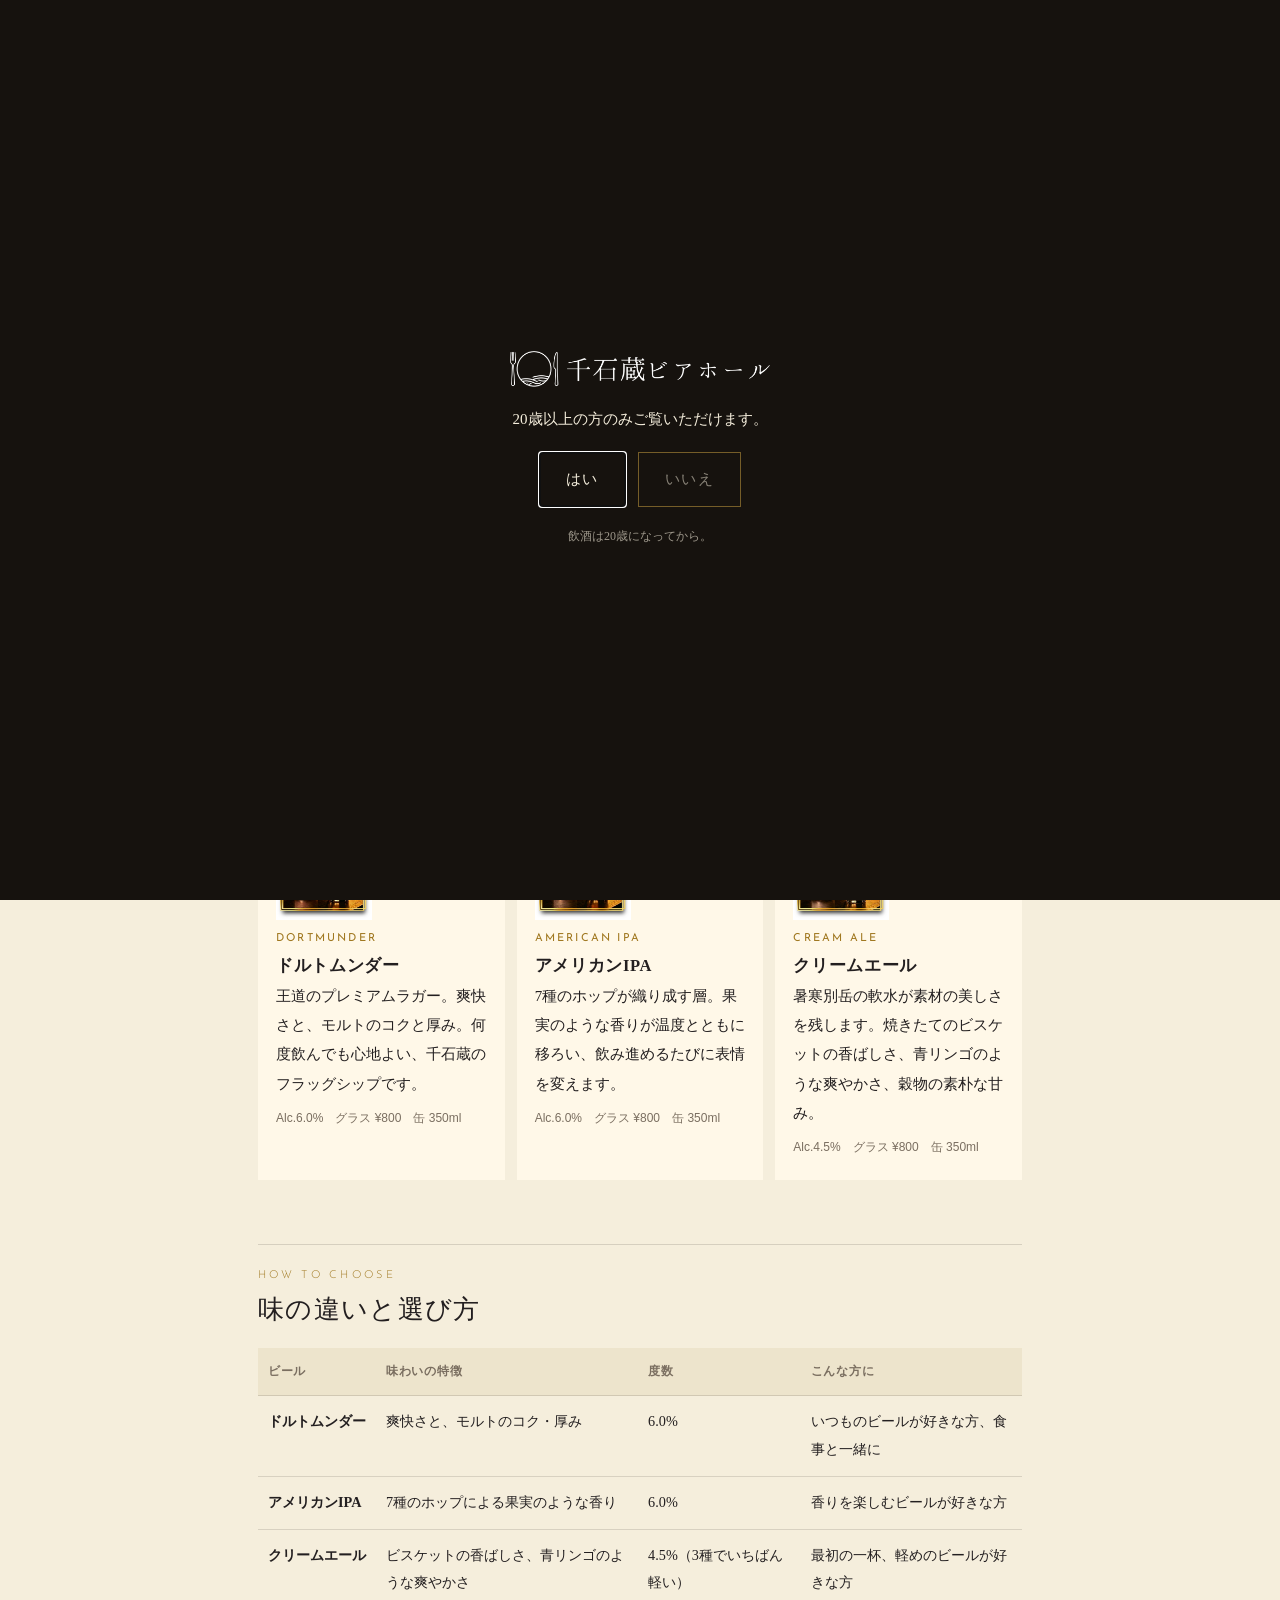
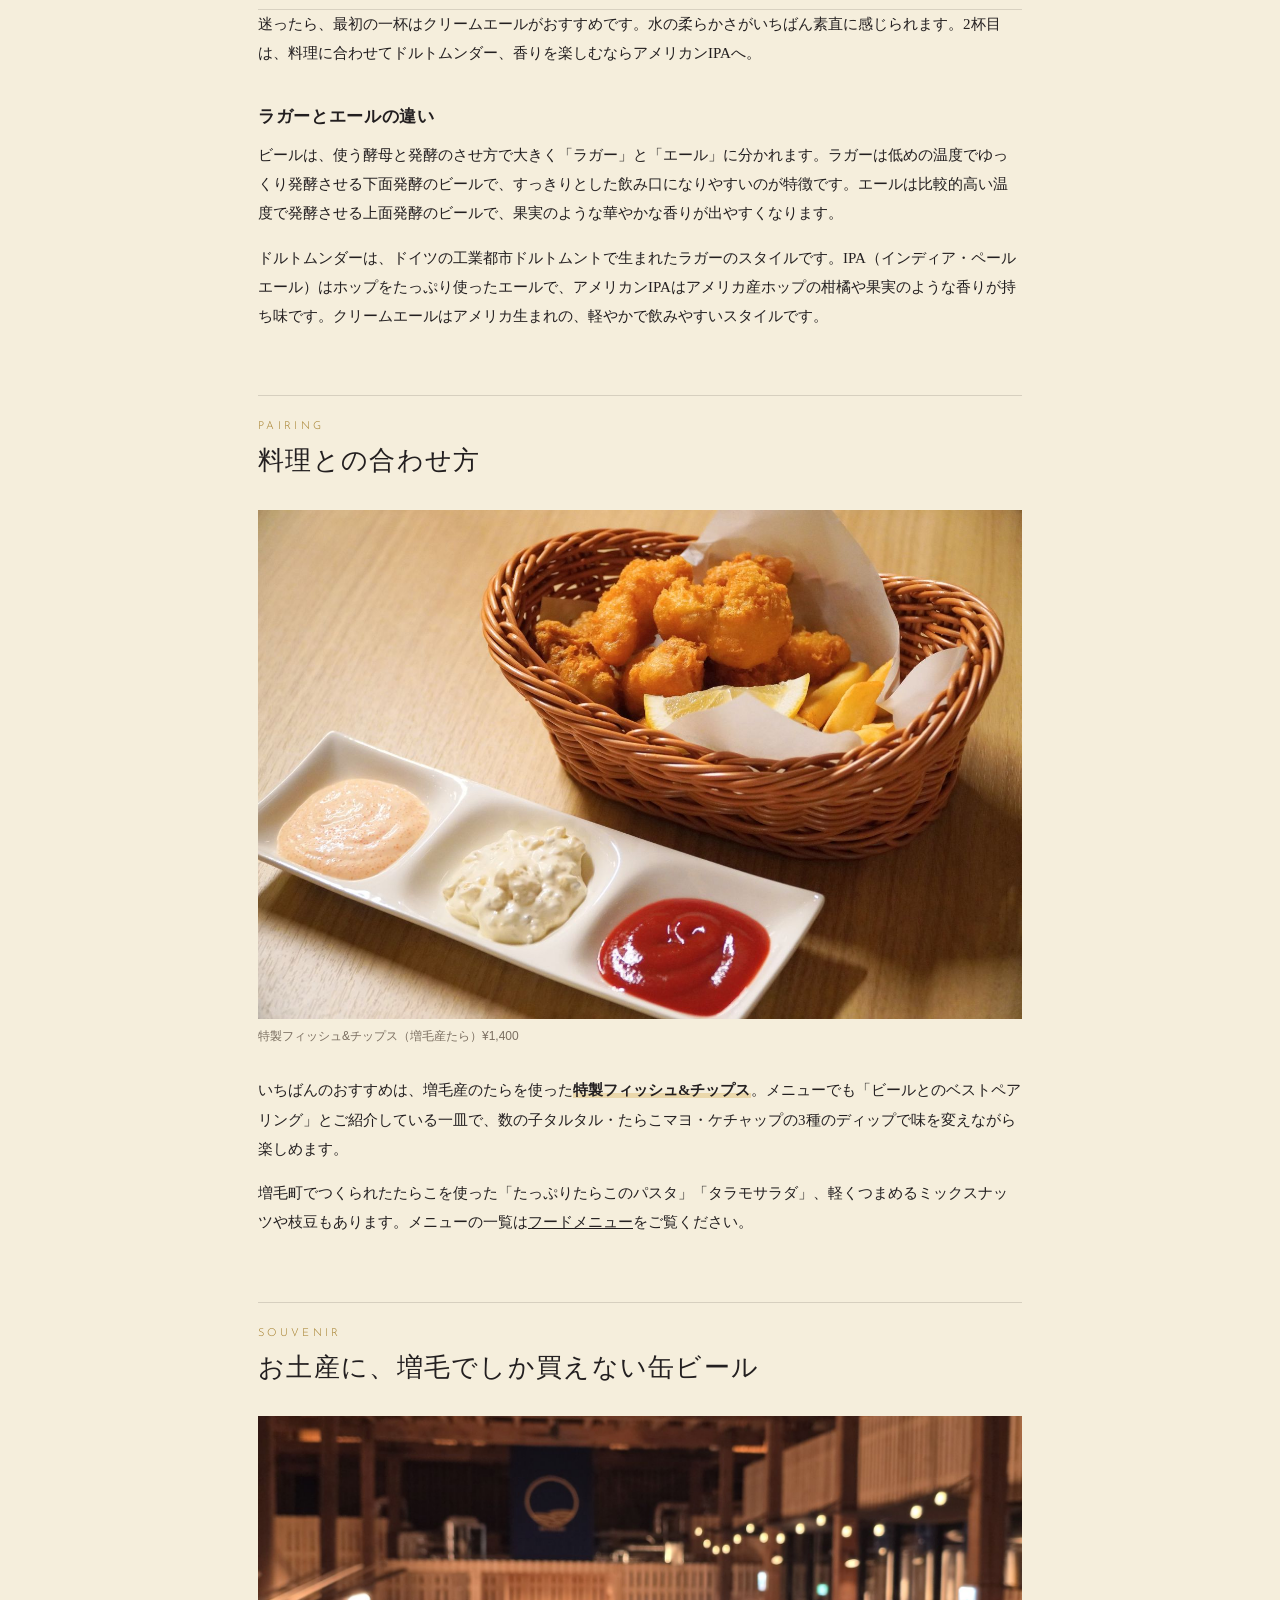
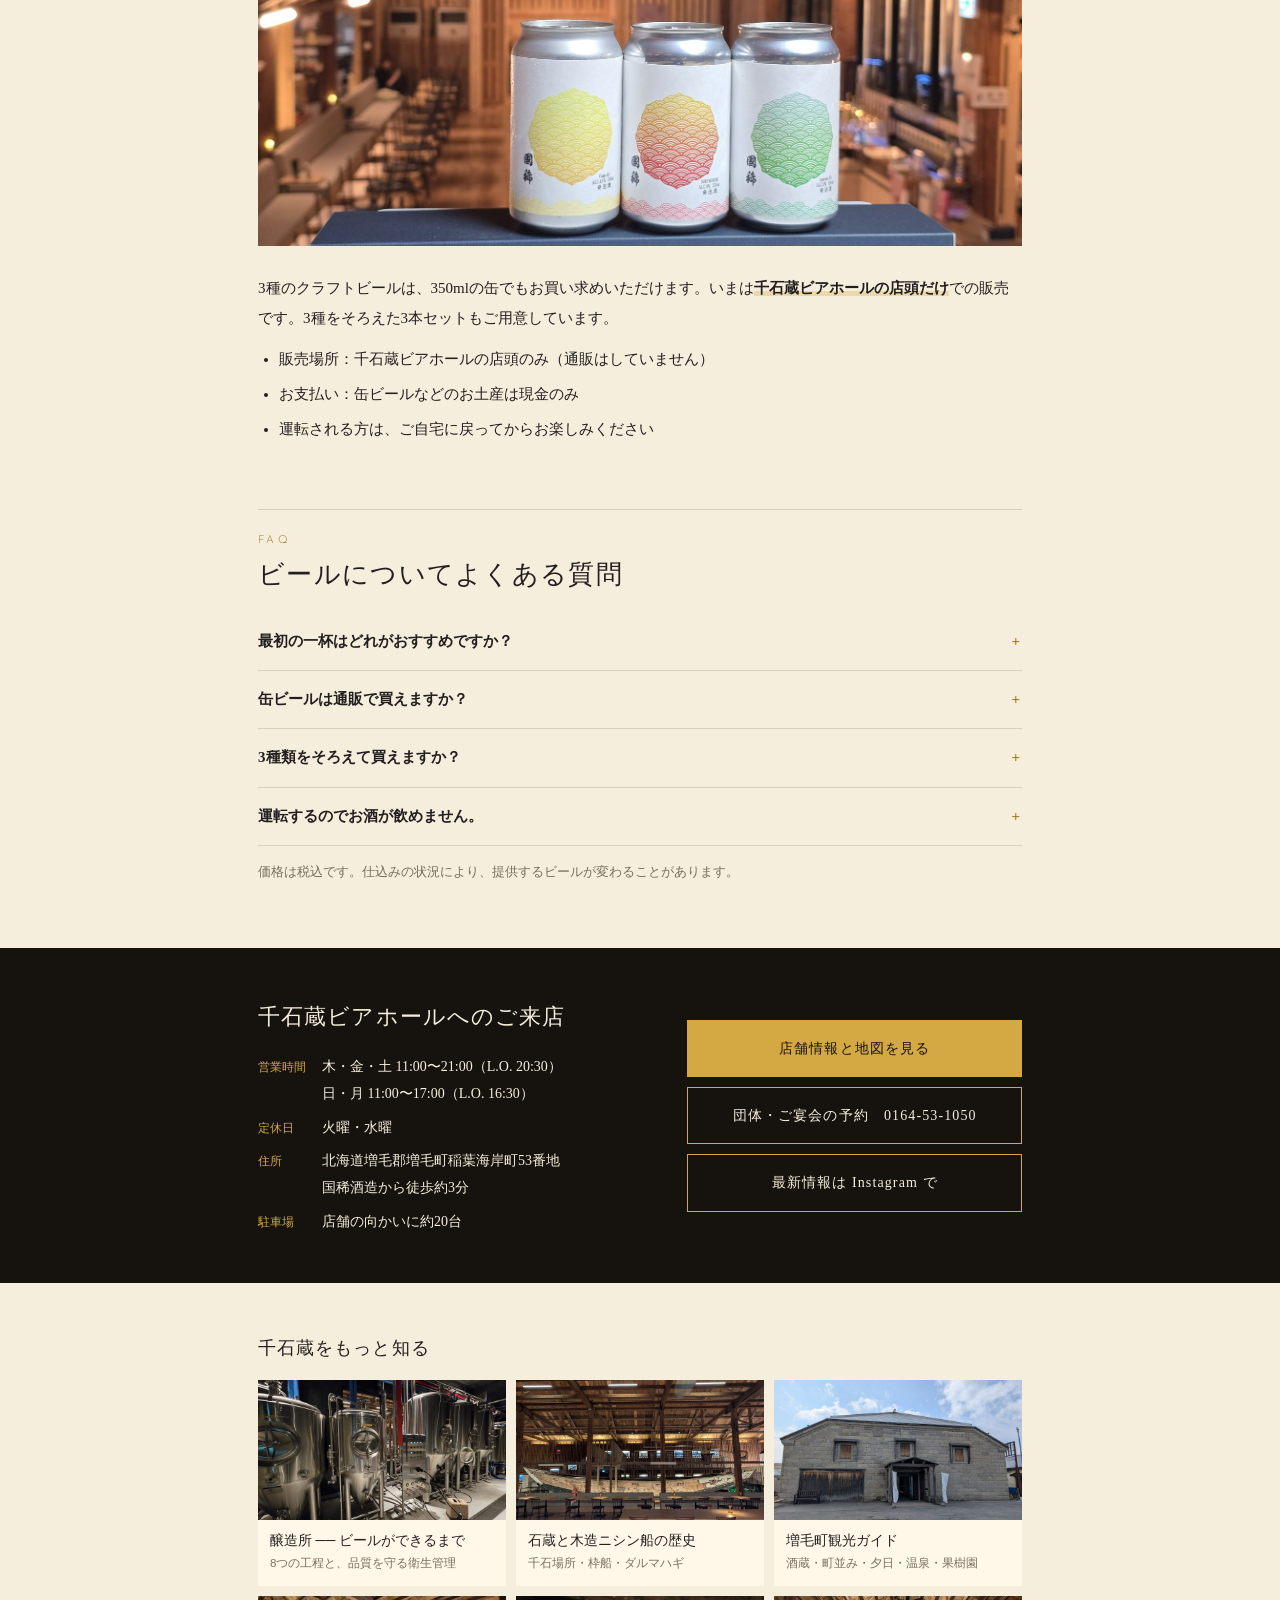
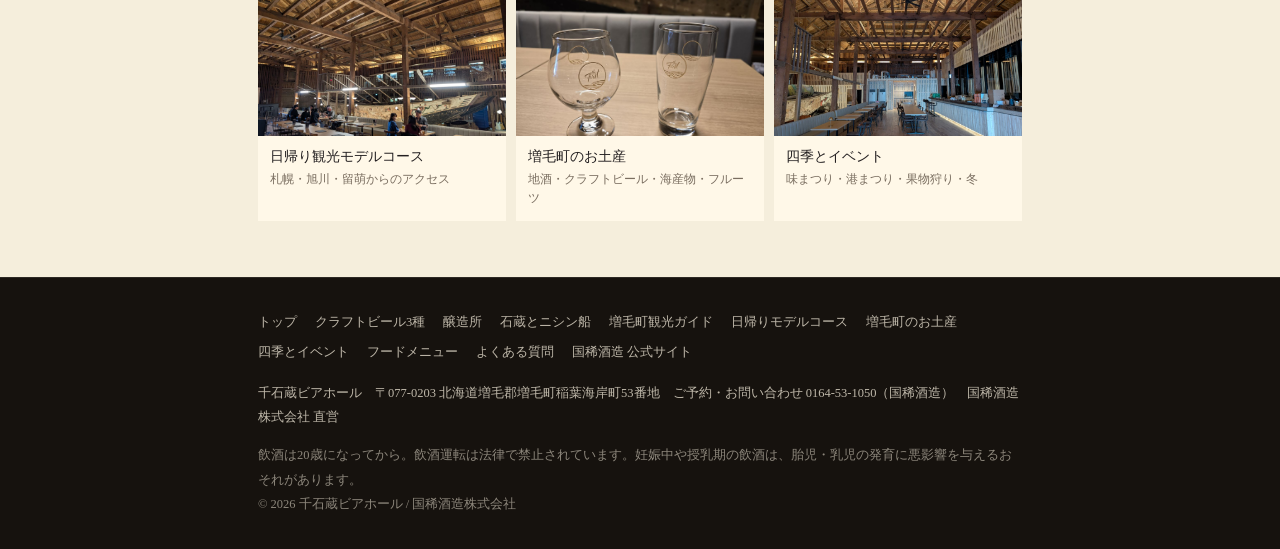
<file: beer/index.html>
<!DOCTYPE html>
<html lang="ja">
<head>
  <meta charset="UTF-8">
  <meta name="viewport" content="width=device-width, initial-scale=1.0">
  <title>千石蔵のクラフトビール3種の違いと選び方｜増毛の地ビール・お土産｜千石蔵ビアホール</title>
  <meta name="description" content="増毛町・千石蔵ビアホールのクラフトビール3種（ドルトムンダー・アメリカンIPA・クリームエール）の味の違いと選び方。ラガーとエールの違い、最初の一杯のおすすめ、フードとの合わせ方、お土産の缶ビール（店頭限定）まで。">
  <link rel="canonical" href="https://kunimare-craftbeer.com/beer/">
  <meta name="robots" content="noindex, nofollow, noimageindex">
  <meta name="theme-color" content="#16120e">
  <meta name="format-detection" content="telephone=no">
  <meta property="og:type" content="article">
  <meta property="og:site_name" content="千石蔵ビアホール">
  <meta property="og:locale" content="ja_JP">
  <meta property="og:url" content="https://kunimare-craftbeer.com/beer/">
  <meta property="og:title" content="千石蔵のクラフトビール3種の違いと選び方｜増毛の地ビール・お土産｜千石蔵ビアホール">
  <meta property="og:description" content="増毛町・千石蔵ビアホールのクラフトビール3種（ドルトムンダー・アメリカンIPA・クリームエール）の味の違いと選び方。ラガーとエールの違い、最初の一杯のおすすめ、フードとの合わせ方、お土産の缶ビール（店頭限定）まで。">
  <meta property="og:image" content="https://kunimare-craftbeer.com/img/pour-glass.jpg">
  <meta name="twitter:card" content="summary_large_image">
  <link rel="icon" type="image/png" sizes="48x48" href="../img/favicon-48.png">
  <link rel="apple-touch-icon" href="../img/apple-touch-icon.png">
  <script>try{if(sessionStorage.getItem('ageVerified'))document.documentElement.classList.add('age-ok')}catch(e){}</script>
  <link rel="preconnect" href="https://fonts.googleapis.com">
  <link rel="preconnect" href="https://fonts.gstatic.com" crossorigin>
  <link href="https://fonts.googleapis.com/css2?family=EB+Garamond:wght@400;500&family=Josefin+Sans:wght@300&display=swap" rel="stylesheet">
  <link rel="stylesheet" href="../css/sub.css">
  <script type="application/ld+json">
{
  "@context": "https://schema.org",
  "@graph": [
    {
      "@type": "Article",
      "@id": "https://kunimare-craftbeer.com/beer/#article",
      "headline": "千石蔵のクラフトビール3種 ── 味の違いと選び方",
      "description": "増毛町・千石蔵ビアホールのクラフトビール3種（ドルトムンダー・アメリカンIPA・クリームエール）の味の違いと選び方。ラガーとエールの違い、最初の一杯のおすすめ、フードとの合わせ方、お土産の缶ビール（店頭限定）まで。",
      "image": "https://kunimare-craftbeer.com/img/pour-glass.jpg",
      "inLanguage": "ja",
      "datePublished": "2026-10-27",
      "dateModified": "2026-10-27",
      "mainEntityOfPage": "https://kunimare-craftbeer.com/beer/",
      "author": {
        "@id": "https://kunimare-craftbeer.com/#kunimare"
      },
      "publisher": {
        "@id": "https://kunimare-craftbeer.com/#kunimare"
      },
      "about": {
        "@id": "https://kunimare-craftbeer.com/#beerhall"
      }
    },
    {
      "@type": "BreadcrumbList",
      "itemListElement": [
        {
          "@type": "ListItem",
          "position": 1,
          "name": "千石蔵ビアホール",
          "item": "https://kunimare-craftbeer.com/"
        },
        {
          "@type": "ListItem",
          "position": 2,
          "name": "千石蔵のクラフトビール3種の違いと選び方",
          "item": "https://kunimare-craftbeer.com/beer/"
        }
      ]
    },
    {
      "@type": "Organization",
      "@id": "https://kunimare-craftbeer.com/#kunimare",
      "name": "国稀酒造株式会社",
      "url": "https://www.kunimare.co.jp/"
    },
    {
      "@type": [
        "BarOrPub",
        "Brewery"
      ],
      "@id": "https://kunimare-craftbeer.com/#beerhall",
      "name": "千石蔵ビアホール",
      "url": "https://kunimare-craftbeer.com/",
      "telephone": "+81-164-53-1050",
      "address": {
        "@type": "PostalAddress",
        "postalCode": "077-0203",
        "addressRegion": "北海道",
        "addressLocality": "増毛郡増毛町",
        "streetAddress": "稲葉海岸町53番地",
        "addressCountry": "JP"
      }
    },
    {
      "@type": "FAQPage",
      "@id": "https://kunimare-craftbeer.com/beer/#faq",
      "mainEntity": [
        {
          "@type": "Question",
          "name": "最初の一杯はどれがおすすめですか？",
          "acceptedAnswer": {
            "@type": "Answer",
            "text": "迷ったらクリームエールをどうぞ。アルコール度数4.5%と3種でいちばん軽く、国稀の日本酒と同じ暑寒別岳の伏流水の柔らかさが感じられます。"
          }
        },
        {
          "@type": "Question",
          "name": "缶ビールは通販で買えますか？",
          "acceptedAnswer": {
            "@type": "Answer",
            "text": "現在、缶ビールは千石蔵ビアホールの店頭でのみ販売しています。お土産は現金でのお支払いです。"
          }
        },
        {
          "@type": "Question",
          "name": "3種類をそろえて買えますか？",
          "acceptedAnswer": {
            "@type": "Answer",
            "text": "3種をそろえた3本セットをご用意しています。"
          }
        },
        {
          "@type": "Question",
          "name": "運転するのでお酒が飲めません。",
          "acceptedAnswer": {
            "@type": "Answer",
            "text": "ソフトクリームやコーヒー、ソフトドリンクをご用意しています。缶ビールをお土産にお持ち帰りいただくのもおすすめです。"
          }
        }
      ]
    }
  ]
}
  </script>
</head>
<body>

<div id="age-gate" role="dialog" aria-modal="true" aria-label="年齢確認">
  <img src="../img/logo-white.png" width="493" height="67" alt="千石蔵ビアホール">
  <p>20歳以上の方のみご覧いただけます。</p>
  <div class="btns"><button type="button" id="age-yes">はい</button><button type="button" id="age-no">いいえ</button></div>
  <small>飲酒は20歳になってから。</small>
</div>

<header class="sub-header">
  <a class="sub-header__logo" href="../"><img src="../img/logo-white.png" width="493" height="67" alt="千石蔵ビアホール トップへ"></a>
  <nav class="sub-nav" id="sub-nav" aria-label="サイト内">
    <a href="../beer/" aria-current="page">ビール</a>
    <a href="../brewery/">醸造所</a>
    <a href="../history/">歴史</a>
    <a href="../mashike/">観光ガイド</a>
    <a href="../course/">モデルコース</a>
    <a href="../omiyage/">お土産</a>
    <a href="../season/">四季とイベント</a>
    <a href="../#shop">店舗情報</a>
  </nav>
  <button type="button" class="sub-burger" id="sub-burger" aria-label="メニューを開く" aria-expanded="false" aria-controls="sub-nav"><span></span><span></span><span></span></button>
</header>

<main>
<section class="sub-hero">
  <img src="../img/pour-glass.jpg" alt="" width="1600" height="900" fetchpriority="high">
  <div class="sub-hero__inner">
    <p class="sub-hero__label">Craft Beer</p>
    <h1>千石蔵のクラフトビール3種<br>味の違いと選び方<small>ドルトムンダー・アメリカンIPA・クリームエール</small></h1>
  </div>
</section>

<nav class="crumb" aria-label="パンくずリスト">
  <ol><li><a href="../">千石蔵ビアホール</a></li><li aria-current="page">クラフトビール3種</li></ol>
</nav>

<article class="article">
<p class="lead">千石蔵ビアホールのクラフトビールは、店内の醸造所で仕込んでいる3種類です。どれも国稀の日本酒と同じ<strong>暑寒別岳の伏流水</strong>で醸しています。このページでは、3種の味の違いと選び方、料理との合わせ方、お土産の缶ビールをまとめました。</p>

<h2><span class="en">Three Beers</span>3種のクラフトビール</h2>
<div class="beer3">
  <article>
    <img src="../img/label-dortmunder.png" width="378" height="378" alt="ドルトムンダーのラベル" loading="lazy">
    <p class="style">Dortmunder</p>
    <h3>ドルトムンダー</h3>
    <p>王道のプレミアムラガー。爽快さと、モルトのコクと厚み。何度飲んでも心地よい、千石蔵のフラッグシップです。</p>
    <p class="spec">Alc.6.0%　グラス ¥800　缶 350ml</p>
  </article>
  <article>
    <img src="../img/label-ipa.png" width="378" height="378" alt="アメリカンIPAのラベル" loading="lazy">
    <p class="style">American IPA</p>
    <h3>アメリカンIPA</h3>
    <p>7種のホップが織り成す層。果実のような香りが温度とともに移ろい、飲み進めるたびに表情を変えます。</p>
    <p class="spec">Alc.6.0%　グラス ¥800　缶 350ml</p>
  </article>
  <article>
    <img src="../img/label-cream-ale.png" width="378" height="378" alt="クリームエールのラベル" loading="lazy">
    <p class="style">Cream Ale</p>
    <h3>クリームエール</h3>
    <p>暑寒別岳の軟水が素材の美しさを残します。焼きたてのビスケットの香ばしさ、青リンゴのような爽やかさ、穀物の素朴な甘み。</p>
    <p class="spec">Alc.4.5%　グラス ¥800　缶 350ml</p>
  </article>
</div>

<h2><span class="en">How to Choose</span>味の違いと選び方</h2>
<table class="tbl tbl--stack">
  <thead><tr><th>ビール</th><th>味わいの特徴</th><th>度数</th><th>こんな方に</th></tr></thead>
  <tbody>
    <tr><th>ドルトムンダー</th><td data-l="特徴">爽快さと、モルトのコク・厚み</td><td data-l="度数">6.0%</td><td data-l="こんな方に">いつものビールが好きな方、食事と一緒に</td></tr>
    <tr><th>アメリカンIPA</th><td data-l="特徴">7種のホップによる果実のような香り</td><td data-l="度数">6.0%</td><td data-l="こんな方に">香りを楽しむビールが好きな方</td></tr>
    <tr><th>クリームエール</th><td data-l="特徴">ビスケットの香ばしさ、青リンゴのような爽やかさ</td><td data-l="度数">4.5%（3種でいちばん軽い）</td><td data-l="こんな方に">最初の一杯、軽めのビールが好きな方</td></tr>
  </tbody>
</table>
<p>迷ったら、最初の一杯はクリームエールがおすすめです。水の柔らかさがいちばん素直に感じられます。2杯目は、料理に合わせてドルトムンダー、香りを楽しむならアメリカンIPAへ。</p>

<h3>ラガーとエールの違い</h3>
<p>ビールは、使う酵母と発酵のさせ方で大きく「ラガー」と「エール」に分かれます。ラガーは低めの温度でゆっくり発酵させる下面発酵のビールで、すっきりとした飲み口になりやすいのが特徴です。エールは比較的高い温度で発酵させる上面発酵のビールで、果実のような華やかな香りが出やすくなります。</p>
<p>ドルトムンダーは、ドイツの工業都市ドルトムントで生まれたラガーのスタイルです。IPA（インディア・ペールエール）はホップをたっぷり使ったエールで、アメリカンIPAはアメリカ産ホップの柑橘や果実のような香りが持ち味です。クリームエールはアメリカ生まれの、軽やかで飲みやすいスタイルです。</p>

<h2><span class="en">Pairing</span>料理との合わせ方</h2>
<figure>
  <img src="../img/fish-and-chips-table.jpg" width="1500" height="1000" alt="増毛産たらの特製フィッシュ&amp;チップスと3種のディップ" loading="lazy">
  <figcaption>特製フィッシュ&amp;チップス（増毛産たら）¥1,400</figcaption>
</figure>
<p>いちばんのおすすめは、増毛産のたらを使った<strong>特製フィッシュ&amp;チップス</strong>。メニューでも「ビールとのベストペアリング」とご紹介している一皿で、数の子タルタル・たらこマヨ・ケチャップの3種のディップで味を変えながら楽しめます。</p>
<p>増毛町でつくられたたらこを使った「たっぷりたらこのパスタ」「タラモサラダ」、軽くつまめるミックスナッツや枝豆もあります。メニューの一覧は<a href="../#food">フードメニュー</a>をご覧ください。</p>

<h2><span class="en">Souvenir</span>お土産に、増毛でしか買えない缶ビール</h2>
<figure>
  <img src="../img/can-3set.jpg" width="1600" height="901" alt="千石蔵ビアホールの店内を背に並ぶ国稀クラフトビール350ml缶3種" loading="lazy">
</figure>
<p>3種のクラフトビールは、350mlの缶でもお買い求めいただけます。いまは<strong>千石蔵ビアホールの店頭だけ</strong>での販売です。3種をそろえた3本セットもご用意しています。</p>
<ul class="dots">
  <li>販売場所：千石蔵ビアホールの店頭のみ（通販はしていません）</li>
  <li>お支払い：缶ビールなどのお土産は現金のみ</li>
  <li>運転される方は、ご自宅に戻ってからお楽しみください</li>
</ul>

<h2><span class="en">FAQ</span>ビールについてよくある質問</h2>
<div class="qa">
  <details><summary>最初の一杯はどれがおすすめですか？</summary><p>迷ったらクリームエールをどうぞ。アルコール度数4.5%と3種でいちばん軽く、国稀の日本酒と同じ暑寒別岳の伏流水の柔らかさが感じられます。</p></details>
  <details><summary>缶ビールは通販で買えますか？</summary><p>現在、缶ビールは千石蔵ビアホールの店頭でのみ販売しています。お土産は現金でのお支払いです。</p></details>
  <details><summary>3種類をそろえて買えますか？</summary><p>3種をそろえた3本セットをご用意しています。</p></details>
  <details><summary>運転するのでお酒が飲めません。</summary><p>ソフトクリームやコーヒー、ソフトドリンクをご用意しています。缶ビールをお土産にお持ち帰りいただくのもおすすめです。</p></details>
</div>

<p class="note">価格は税込です。仕込みの状況により、提供するビールが変わることがあります。</p>
</article>

<section class="visit" aria-labelledby="visit-title">
  <div class="visit__inner">
    <div>
      <h2 id="visit-title">千石蔵ビアホールへのご来店</h2>
      <dl>
        <dt>営業時間</dt><dd>木・金・土 11:00〜21:00（L.O. 20:30）<br>日・月 11:00〜17:00（L.O. 16:30）</dd>
        <dt>定休日</dt><dd>火曜・水曜</dd>
        <dt>住所</dt><dd>北海道増毛郡増毛町稲葉海岸町53番地<br>国稀酒造から徒歩約3分</dd>
        <dt>駐車場</dt><dd>店舗の向かいに約20台</dd>
      </dl>
    </div>
    <div class="visit__btns">
      <a class="btn btn--fill" href="../#shop">店舗情報と地図を見る</a>
      <a class="btn" href="tel:0164531050">団体・ご宴会の予約　0164-53-1050</a>
      <a class="btn" href="https://www.instagram.com/sengokura_bierhall/" target="_blank" rel="noopener">最新情報は Instagram で</a>
    </div>
  </div>
</section>

<section class="related" aria-labelledby="related-title">
  <h2 id="related-title">千石蔵をもっと知る</h2>
  <ul>
    <li><a href="../brewery/"><img src="../img/brewery-1886.jpg" alt="" width="640" height="360" loading="lazy"><span>醸造所 ── ビールができるまで<small>8つの工程と、品質を守る衛生管理</small></span></a></li>
    <li><a href="../history/"><img src="../img/space-herring-boat.jpg" alt="" width="640" height="360" loading="lazy"><span>石蔵と木造ニシン船の歴史<small>千石場所・枠船・ダルマハギ</small></span></a></li>
    <li><a href="../mashike/"><img src="../img/space-exterior.jpg" alt="" width="640" height="360" loading="lazy"><span>増毛町観光ガイド<small>酒蔵・町並み・夕日・温泉・果樹園</small></span></a></li>
    <li><a href="../course/"><img src="../img/space-evening.jpg" alt="" width="640" height="360" loading="lazy"><span>日帰り観光モデルコース<small>札幌・旭川・留萌からのアクセス</small></span></a></li>
    <li><a href="../omiyage/"><img src="../img/space-glasses.jpg" alt="" width="640" height="360" loading="lazy"><span>増毛町のお土産<small>地酒・クラフトビール・海産物・フルーツ</small></span></a></li>
    <li><a href="../season/"><img src="../img/space-hall.jpg" alt="" width="640" height="360" loading="lazy"><span>四季とイベント<small>味まつり・港まつり・果物狩り・冬</small></span></a></li>
  </ul>
</section>
</main>

<footer class="sub-footer">
  <div class="sub-footer__inner">
    <nav aria-label="フッター">
      <a href="../">トップ</a>
      <a href="../beer/">クラフトビール3種</a>
      <a href="../brewery/">醸造所</a>
      <a href="../history/">石蔵とニシン船</a>
      <a href="../mashike/">増毛町観光ガイド</a>
      <a href="../course/">日帰りモデルコース</a>
      <a href="../omiyage/">増毛町のお土産</a>
      <a href="../season/">四季とイベント</a>
      <a href="../#food">フードメニュー</a>
      <a href="../#faq">よくある質問</a>
      <a href="https://kunimare.co.jp" target="_blank" rel="noopener">国稀酒造 公式サイト</a>
    </nav>
    <p>千石蔵ビアホール　〒077-0203 北海道増毛郡増毛町稲葉海岸町53番地　ご予約・お問い合わせ 0164-53-1050（国稀酒造）　国稀酒造株式会社 直営</p>
    <p class="legal">飲酒は20歳になってから。飲酒運転は法律で禁止されています。妊娠中や授乳期の飲酒は、胎児・乳児の発育に悪影響を与えるおそれがあります。<br>© 2026 千石蔵ビアホール / 国稀酒造株式会社</p>
  </div>
</footer>
<script src="../js/sub.js"></script>
</body>
</html>
</file>
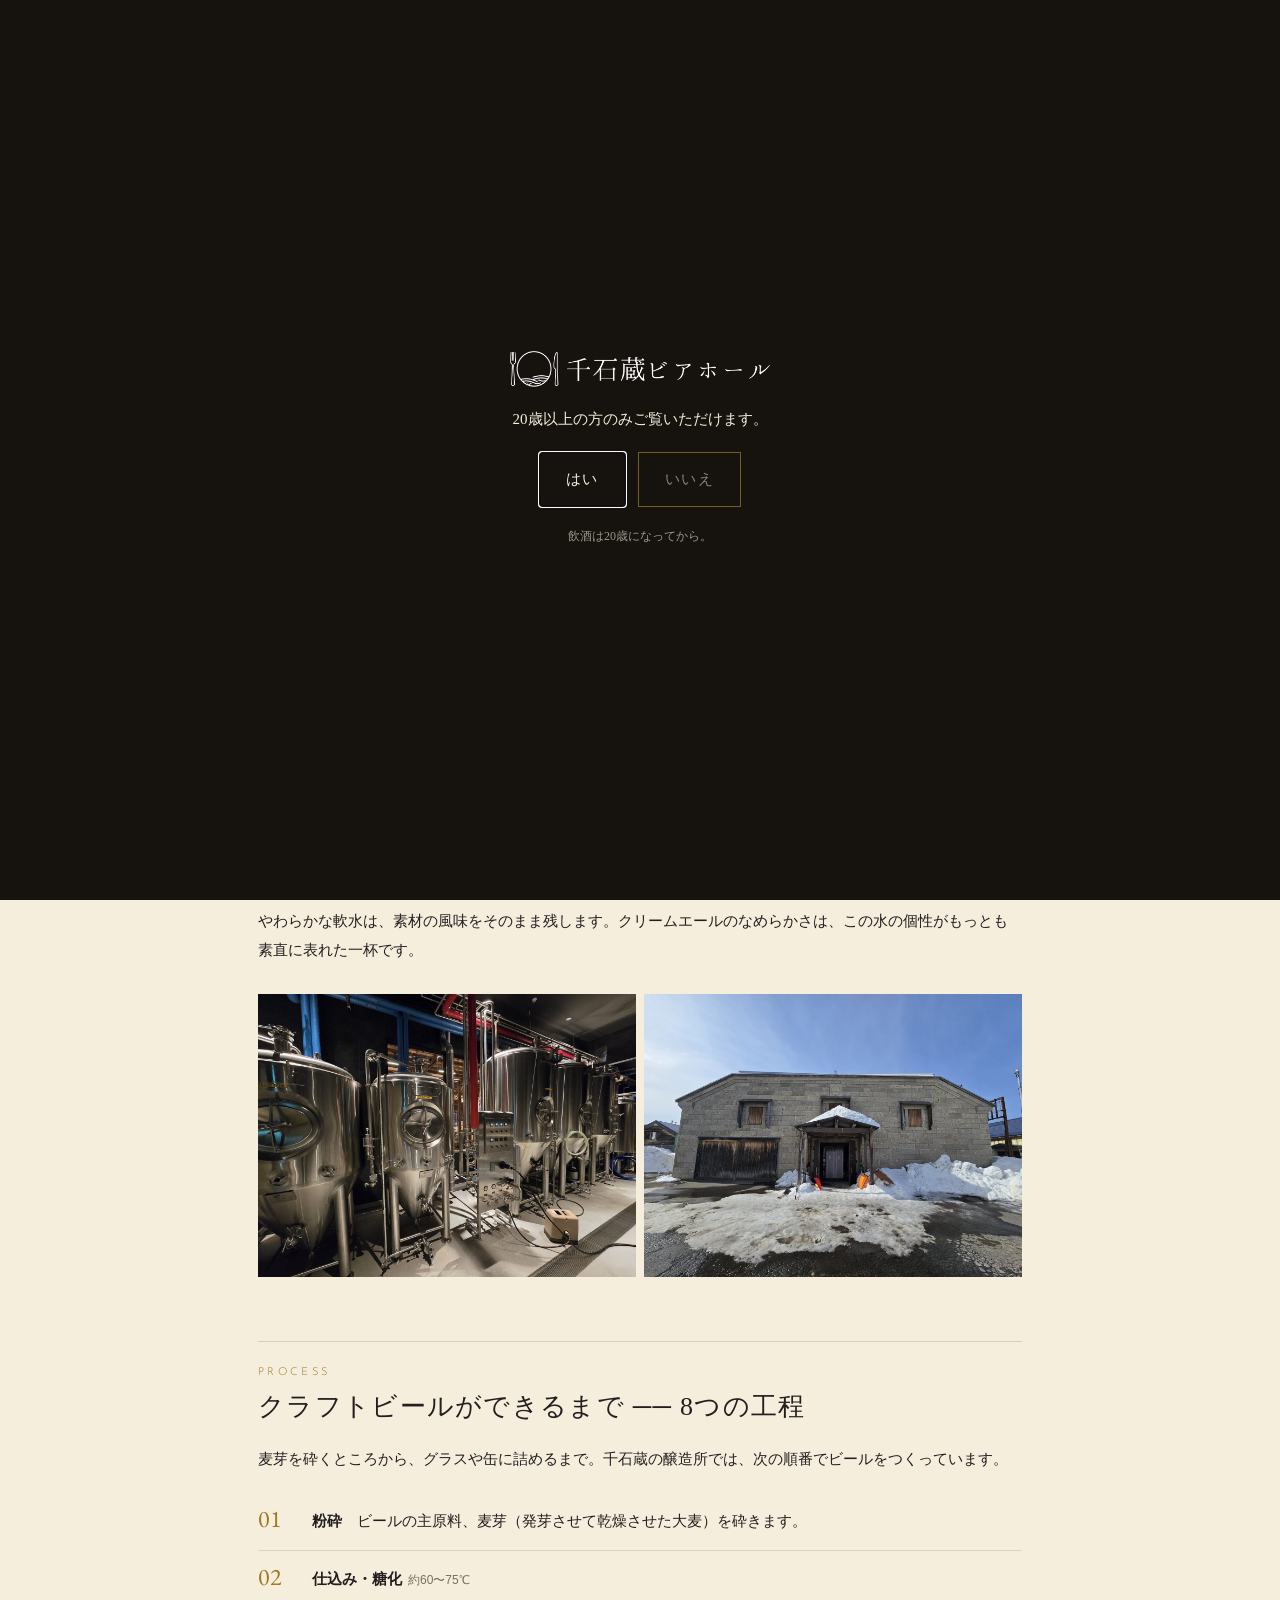
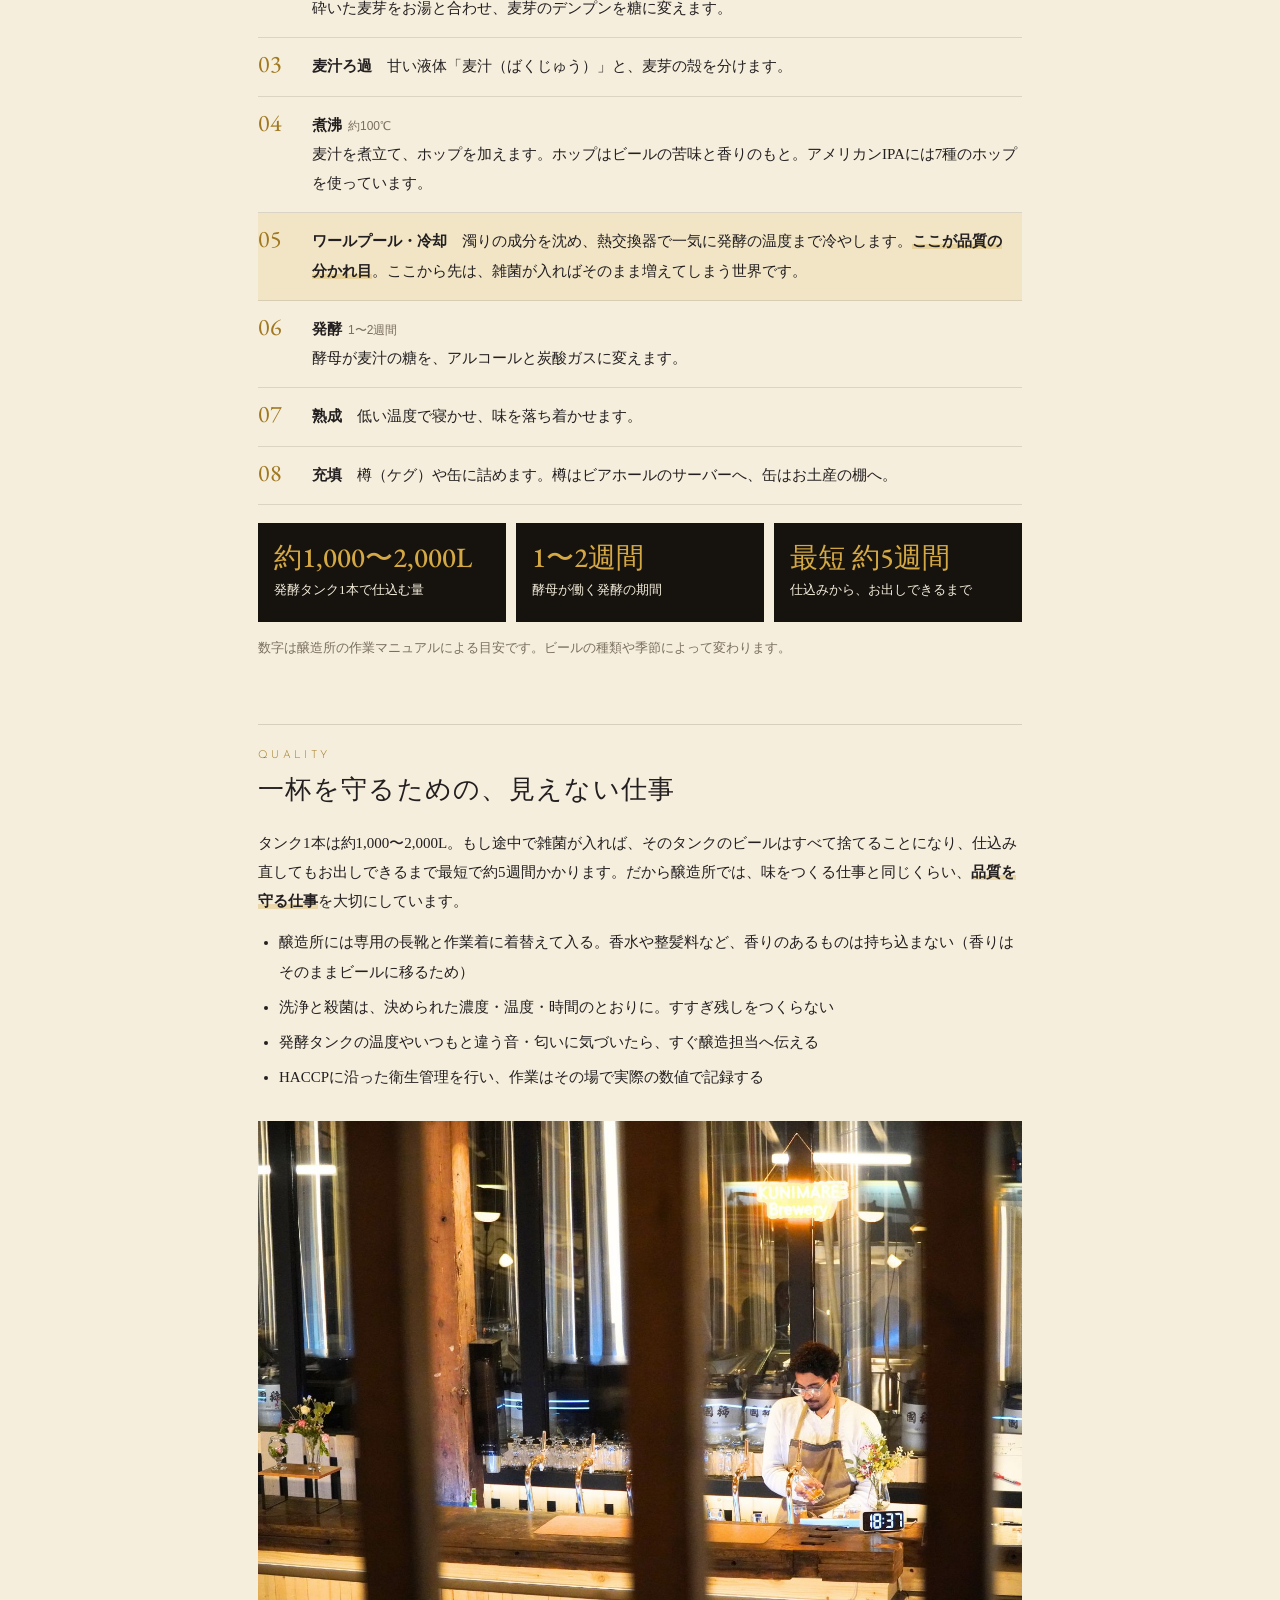
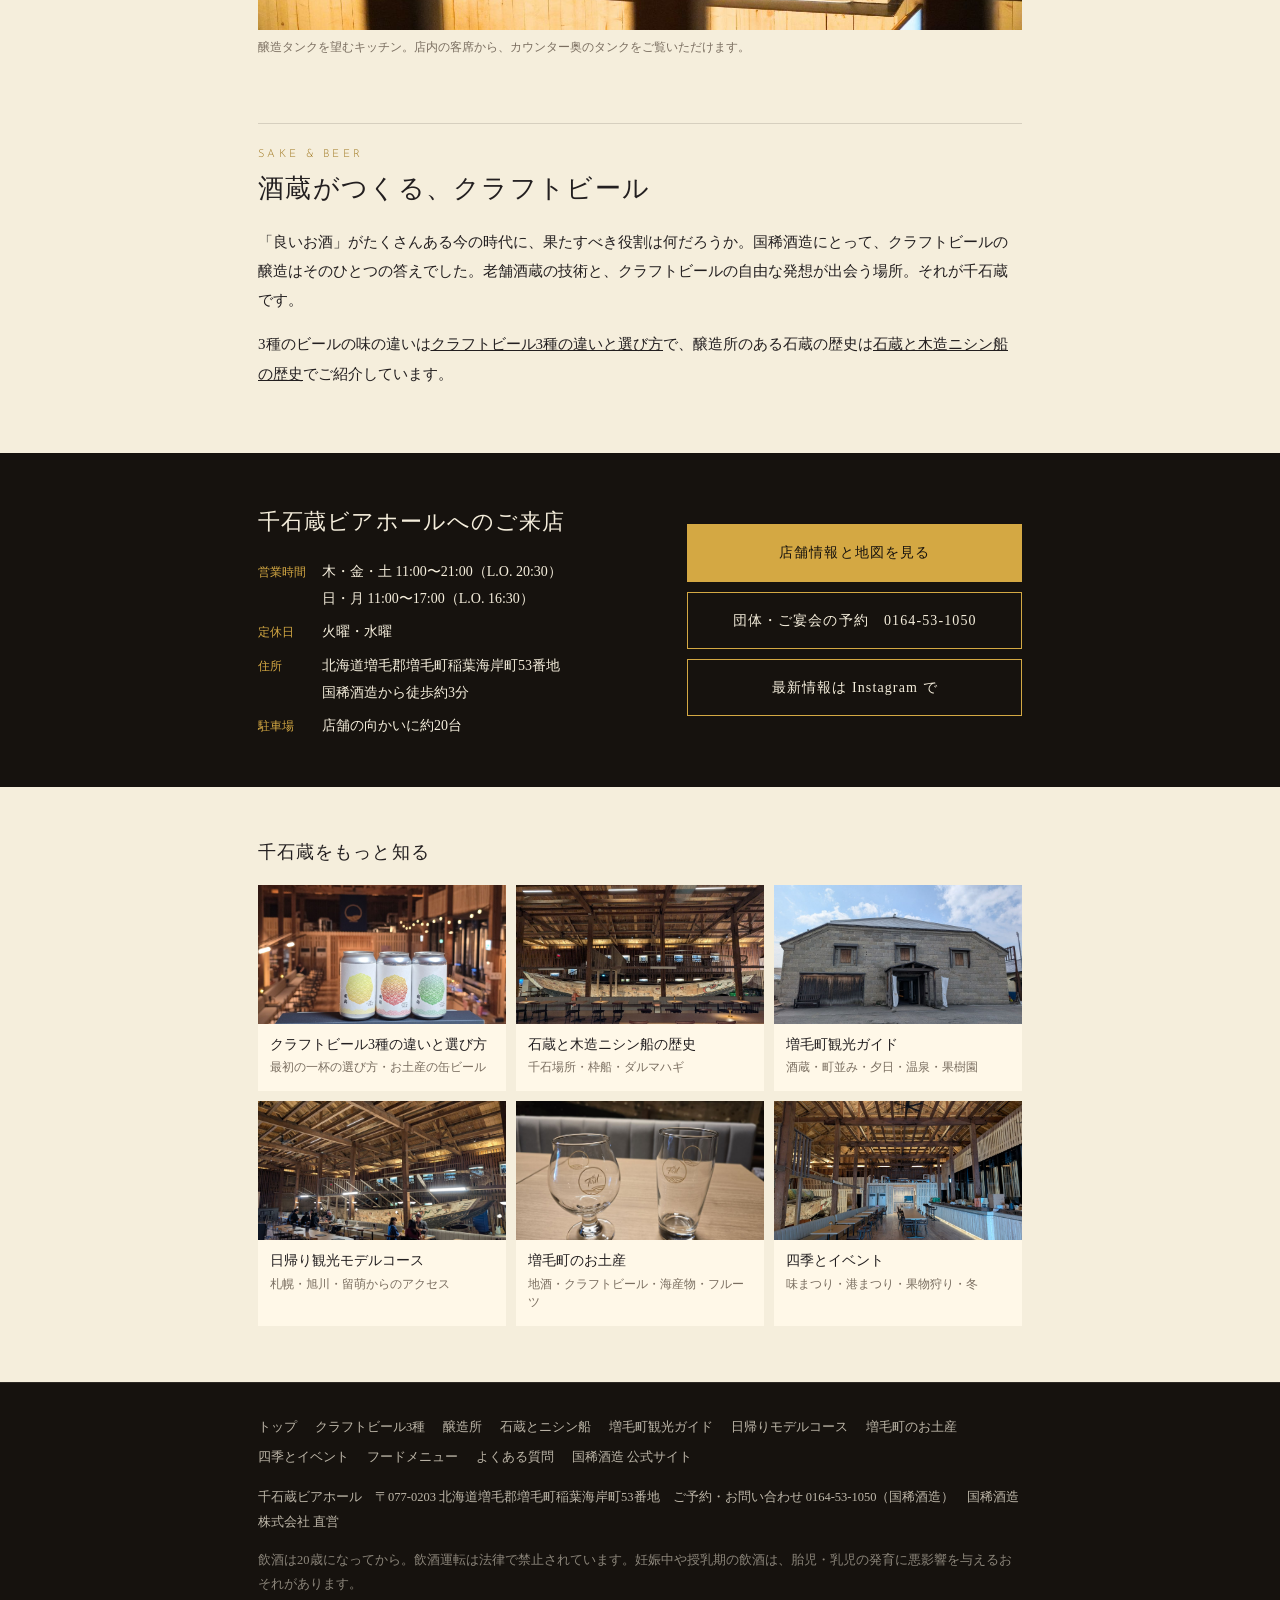
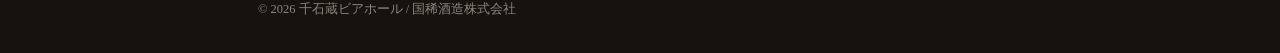
<file: brewery/index.html>
<!DOCTYPE html>
<html lang="ja">
<head>
  <meta charset="UTF-8">
  <meta name="viewport" content="width=device-width, initial-scale=1.0">
  <title>千石蔵の醸造所｜増毛のクラフトビールができるまで｜国稀酒造のクラフトビール</title>
  <meta name="description" content="日本最北の酒蔵・国稀酒造が増毛町の石蔵「千石蔵」に開いたクラフトビール醸造所。暑寒別岳の伏流水を使った仕込みから発酵・熟成・充填まで8つの工程と、品質を守る衛生管理を、つくり手の現場から紹介します。">
  <link rel="canonical" href="https://kunimare-craftbeer.com/brewery/">
  <meta name="robots" content="noindex, nofollow, noimageindex">
  <meta name="theme-color" content="#16120e">
  <meta name="format-detection" content="telephone=no">
  <meta property="og:type" content="article">
  <meta property="og:site_name" content="千石蔵ビアホール">
  <meta property="og:locale" content="ja_JP">
  <meta property="og:url" content="https://kunimare-craftbeer.com/brewery/">
  <meta property="og:title" content="千石蔵の醸造所｜増毛のクラフトビールができるまで｜国稀酒造のクラフトビール">
  <meta property="og:description" content="日本最北の酒蔵・国稀酒造が増毛町の石蔵「千石蔵」に開いたクラフトビール醸造所。暑寒別岳の伏流水を使った仕込みから発酵・熟成・充填まで8つの工程と、品質を守る衛生管理を、つくり手の現場から紹介します。">
  <meta property="og:image" content="https://kunimare-craftbeer.com/img/space-tanks.jpg">
  <meta name="twitter:card" content="summary_large_image">
  <link rel="icon" type="image/png" sizes="48x48" href="../img/favicon-48.png">
  <link rel="apple-touch-icon" href="../img/apple-touch-icon.png">
  <script>try{if(sessionStorage.getItem('ageVerified'))document.documentElement.classList.add('age-ok')}catch(e){}</script>
  <link rel="preconnect" href="https://fonts.googleapis.com">
  <link rel="preconnect" href="https://fonts.gstatic.com" crossorigin>
  <link href="https://fonts.googleapis.com/css2?family=EB+Garamond:wght@400;500&family=Josefin+Sans:wght@300&display=swap" rel="stylesheet">
  <link rel="stylesheet" href="../css/sub.css">
  <script type="application/ld+json">
{
  "@context": "https://schema.org",
  "@graph": [
    {
      "@type": "Article",
      "@id": "https://kunimare-craftbeer.com/brewery/#article",
      "headline": "千石蔵の醸造所 ── 増毛のクラフトビールができるまで",
      "description": "日本最北の酒蔵・国稀酒造が増毛町の石蔵「千石蔵」に開いたクラフトビール醸造所。暑寒別岳の伏流水を使った仕込みから発酵・熟成・充填まで8つの工程と、品質を守る衛生管理を、つくり手の現場から紹介します。",
      "image": "https://kunimare-craftbeer.com/img/space-tanks.jpg",
      "inLanguage": "ja",
      "datePublished": "2026-10-27",
      "dateModified": "2026-10-27",
      "mainEntityOfPage": "https://kunimare-craftbeer.com/brewery/",
      "author": {
        "@id": "https://kunimare-craftbeer.com/#kunimare"
      },
      "publisher": {
        "@id": "https://kunimare-craftbeer.com/#kunimare"
      },
      "about": {
        "@id": "https://kunimare-craftbeer.com/#beerhall"
      }
    },
    {
      "@type": "BreadcrumbList",
      "itemListElement": [
        {
          "@type": "ListItem",
          "position": 1,
          "name": "千石蔵ビアホール",
          "item": "https://kunimare-craftbeer.com/"
        },
        {
          "@type": "ListItem",
          "position": 2,
          "name": "千石蔵の醸造所",
          "item": "https://kunimare-craftbeer.com/brewery/"
        }
      ]
    },
    {
      "@type": "Organization",
      "@id": "https://kunimare-craftbeer.com/#kunimare",
      "name": "国稀酒造株式会社",
      "url": "https://www.kunimare.co.jp/"
    },
    {
      "@type": [
        "BarOrPub",
        "Brewery"
      ],
      "@id": "https://kunimare-craftbeer.com/#beerhall",
      "name": "千石蔵ビアホール",
      "url": "https://kunimare-craftbeer.com/",
      "telephone": "+81-164-53-1050",
      "address": {
        "@type": "PostalAddress",
        "postalCode": "077-0203",
        "addressRegion": "北海道",
        "addressLocality": "増毛郡増毛町",
        "streetAddress": "稲葉海岸町53番地",
        "addressCountry": "JP"
      }
    }
  ]
}
  </script>
</head>
<body>

<div id="age-gate" role="dialog" aria-modal="true" aria-label="年齢確認">
  <img src="../img/logo-white.png" width="493" height="67" alt="千石蔵ビアホール">
  <p>20歳以上の方のみご覧いただけます。</p>
  <div class="btns"><button type="button" id="age-yes">はい</button><button type="button" id="age-no">いいえ</button></div>
  <small>飲酒は20歳になってから。</small>
</div>

<header class="sub-header">
  <a class="sub-header__logo" href="../"><img src="../img/logo-white.png" width="493" height="67" alt="千石蔵ビアホール トップへ"></a>
  <nav class="sub-nav" id="sub-nav" aria-label="サイト内">
    <a href="../beer/">ビール</a>
    <a href="../brewery/" aria-current="page">醸造所</a>
    <a href="../history/">歴史</a>
    <a href="../mashike/">観光ガイド</a>
    <a href="../course/">モデルコース</a>
    <a href="../omiyage/">お土産</a>
    <a href="../season/">四季とイベント</a>
    <a href="../#shop">店舗情報</a>
  </nav>
  <button type="button" class="sub-burger" id="sub-burger" aria-label="メニューを開く" aria-expanded="false" aria-controls="sub-nav"><span></span><span></span><span></span></button>
</header>

<main>
<section class="sub-hero">
  <img src="../img/space-tanks.jpg" alt="" width="1600" height="900" fetchpriority="high">
  <div class="sub-hero__inner">
    <p class="sub-hero__label">Brewery</p>
    <h1>千石蔵の醸造所<br>増毛のクラフトビールができるまで<small>暑寒別岳の伏流水から、グラスの一杯まで</small></h1>
  </div>
</section>

<nav class="crumb" aria-label="パンくずリスト">
  <ol><li><a href="../">千石蔵ビアホール</a></li><li aria-current="page">醸造所</li></ol>
</nav>

<article class="article">
<p class="lead">千石蔵ビアホールのカウンターの奥には、ビールを仕込む醸造所があります。明治15年創業の国稀酒造が、創業144年目にして初めて挑戦したクラフトビール。そのビールが、どこでどう生まれているのかをご紹介します。</p>

<h2><span class="en">Water</span>仕込み水は、暑寒別岳の伏流水</h2>
<p>ビールの9割以上は水です。千石蔵のクラフトビールは、国稀の日本酒と同じ<strong>暑寒別岳の伏流水</strong>で仕込んでいます。暑寒別岳に代表される山々に囲まれた増毛は、海のイメージが強い一方で、独特の気候と水が育む素材の宝庫でもあります。北前船もこの水を補給に使っていたと伝えられています。</p>
<p>やわらかな軟水は、素材の風味をそのまま残します。クリームエールのなめらかさは、この水の個性がもっとも素直に表れた一杯です。</p>

<div class="two-img">
  <figure><img src="../img/brewery-1886.jpg" width="1400" height="1050" alt="千石蔵の醸造所に並ぶ仕込み設備" loading="lazy"></figure>
  <figure><img src="../img/brewery-1889.jpg" width="1400" height="1050" alt="千石蔵の醸造所の発酵タンク" loading="lazy"></figure>
</div>

<h2><span class="en">Process</span>クラフトビールができるまで ── 8つの工程</h2>
<p>麦芽を砕くところから、グラスや缶に詰めるまで。千石蔵の醸造所では、次の順番でビールをつくっています。</p>
<ol class="flow">
  <li><b>粉砕</b>　ビールの主原料、麦芽（発芽させて乾燥させた大麦）を砕きます。</li>
  <li><b>仕込み・糖化</b><span class="tmp">約60〜75℃</span><br>砕いた麦芽をお湯と合わせ、麦芽のデンプンを糖に変えます。</li>
  <li><b>麦汁ろ過</b>　甘い液体「麦汁（ばくじゅう）」と、麦芽の殻を分けます。</li>
  <li><b>煮沸</b><span class="tmp">約100℃</span><br>麦汁を煮立て、ホップを加えます。ホップはビールの苦味と香りのもと。アメリカンIPAには7種のホップを使っています。</li>
  <li class="divide"><b>ワールプール・冷却</b>　濁りの成分を沈め、熱交換器で一気に発酵の温度まで冷やします。<strong>ここが品質の分かれ目</strong>。ここから先は、雑菌が入ればそのまま増えてしまう世界です。</li>
  <li><b>発酵</b><span class="tmp">1〜2週間</span><br>酵母が麦汁の糖を、アルコールと炭酸ガスに変えます。</li>
  <li><b>熟成</b>　低い温度で寝かせ、味を落ち着かせます。</li>
  <li><b>充填</b>　樽（ケグ）や缶に詰めます。樽はビアホールのサーバーへ、缶はお土産の棚へ。</li>
</ol>

<div class="nums">
  <div class="num"><b>約1,000〜2,000L</b><span>発酵タンク1本で仕込む量</span></div>
  <div class="num"><b>1〜2週間</b><span>酵母が働く発酵の期間</span></div>
  <div class="num"><b>最短 約5週間</b><span>仕込みから、お出しできるまで</span></div>
</div>
<p class="note">数字は醸造所の作業マニュアルによる目安です。ビールの種類や季節によって変わります。</p>

<h2><span class="en">Quality</span>一杯を守るための、見えない仕事</h2>
<p>タンク1本は約1,000〜2,000L。もし途中で雑菌が入れば、そのタンクのビールはすべて捨てることになり、仕込み直してもお出しできるまで最短で約5週間かかります。だから醸造所では、味をつくる仕事と同じくらい、<strong>品質を守る仕事</strong>を大切にしています。</p>
<ul class="dots">
  <li>醸造所には専用の長靴と作業着に着替えて入る。香水や整髪料など、香りのあるものは持ち込まない（香りはそのままビールに移るため）</li>
  <li>洗浄と殺菌は、決められた濃度・温度・時間のとおりに。すすぎ残しをつくらない</li>
  <li>発酵タンクの温度やいつもと違う音・匂いに気づいたら、すぐ醸造担当へ伝える</li>
  <li>HACCPに沿った衛生管理を行い、作業はその場で実際の数値で記録する</li>
</ul>

<figure>
  <img src="../img/kitchen.jpg" width="1500" height="1000" alt="醸造タンクの手前にあるキッチンで料理を仕上げるスタッフ" loading="lazy">
  <figcaption>醸造タンクを望むキッチン。店内の客席から、カウンター奥のタンクをご覧いただけます。</figcaption>
</figure>

<h2><span class="en">Sake &amp; Beer</span>酒蔵がつくる、クラフトビール</h2>
<p>「良いお酒」がたくさんある今の時代に、果たすべき役割は何だろうか。国稀酒造にとって、クラフトビールの醸造はそのひとつの答えでした。老舗酒蔵の技術と、クラフトビールの自由な発想が出会う場所。それが千石蔵です。</p>
<p>3種のビールの味の違いは<a href="../beer/">クラフトビール3種の違いと選び方</a>で、醸造所のある石蔵の歴史は<a href="../history/">石蔵と木造ニシン船の歴史</a>でご紹介しています。</p>
</article>

<section class="visit" aria-labelledby="visit-title">
  <div class="visit__inner">
    <div>
      <h2 id="visit-title">千石蔵ビアホールへのご来店</h2>
      <dl>
        <dt>営業時間</dt><dd>木・金・土 11:00〜21:00（L.O. 20:30）<br>日・月 11:00〜17:00（L.O. 16:30）</dd>
        <dt>定休日</dt><dd>火曜・水曜</dd>
        <dt>住所</dt><dd>北海道増毛郡増毛町稲葉海岸町53番地<br>国稀酒造から徒歩約3分</dd>
        <dt>駐車場</dt><dd>店舗の向かいに約20台</dd>
      </dl>
    </div>
    <div class="visit__btns">
      <a class="btn btn--fill" href="../#shop">店舗情報と地図を見る</a>
      <a class="btn" href="tel:0164531050">団体・ご宴会の予約　0164-53-1050</a>
      <a class="btn" href="https://www.instagram.com/sengokura_bierhall/" target="_blank" rel="noopener">最新情報は Instagram で</a>
    </div>
  </div>
</section>

<section class="related" aria-labelledby="related-title">
  <h2 id="related-title">千石蔵をもっと知る</h2>
  <ul>
    <li><a href="../beer/"><img src="../img/can-3set.jpg" alt="" width="640" height="360" loading="lazy"><span>クラフトビール3種の違いと選び方<small>最初の一杯の選び方・お土産の缶ビール</small></span></a></li>
    <li><a href="../history/"><img src="../img/space-herring-boat.jpg" alt="" width="640" height="360" loading="lazy"><span>石蔵と木造ニシン船の歴史<small>千石場所・枠船・ダルマハギ</small></span></a></li>
    <li><a href="../mashike/"><img src="../img/space-exterior.jpg" alt="" width="640" height="360" loading="lazy"><span>増毛町観光ガイド<small>酒蔵・町並み・夕日・温泉・果樹園</small></span></a></li>
    <li><a href="../course/"><img src="../img/space-evening.jpg" alt="" width="640" height="360" loading="lazy"><span>日帰り観光モデルコース<small>札幌・旭川・留萌からのアクセス</small></span></a></li>
    <li><a href="../omiyage/"><img src="../img/space-glasses.jpg" alt="" width="640" height="360" loading="lazy"><span>増毛町のお土産<small>地酒・クラフトビール・海産物・フルーツ</small></span></a></li>
    <li><a href="../season/"><img src="../img/space-hall.jpg" alt="" width="640" height="360" loading="lazy"><span>四季とイベント<small>味まつり・港まつり・果物狩り・冬</small></span></a></li>
  </ul>
</section>
</main>

<footer class="sub-footer">
  <div class="sub-footer__inner">
    <nav aria-label="フッター">
      <a href="../">トップ</a>
      <a href="../beer/">クラフトビール3種</a>
      <a href="../brewery/">醸造所</a>
      <a href="../history/">石蔵とニシン船</a>
      <a href="../mashike/">増毛町観光ガイド</a>
      <a href="../course/">日帰りモデルコース</a>
      <a href="../omiyage/">増毛町のお土産</a>
      <a href="../season/">四季とイベント</a>
      <a href="../#food">フードメニュー</a>
      <a href="../#faq">よくある質問</a>
      <a href="https://kunimare.co.jp" target="_blank" rel="noopener">国稀酒造 公式サイト</a>
    </nav>
    <p>千石蔵ビアホール　〒077-0203 北海道増毛郡増毛町稲葉海岸町53番地　ご予約・お問い合わせ 0164-53-1050（国稀酒造）　国稀酒造株式会社 直営</p>
    <p class="legal">飲酒は20歳になってから。飲酒運転は法律で禁止されています。妊娠中や授乳期の飲酒は、胎児・乳児の発育に悪影響を与えるおそれがあります。<br>© 2026 千石蔵ビアホール / 国稀酒造株式会社</p>
  </div>
</footer>
<script src="../js/sub.js"></script>
</body>
</html>
</file>
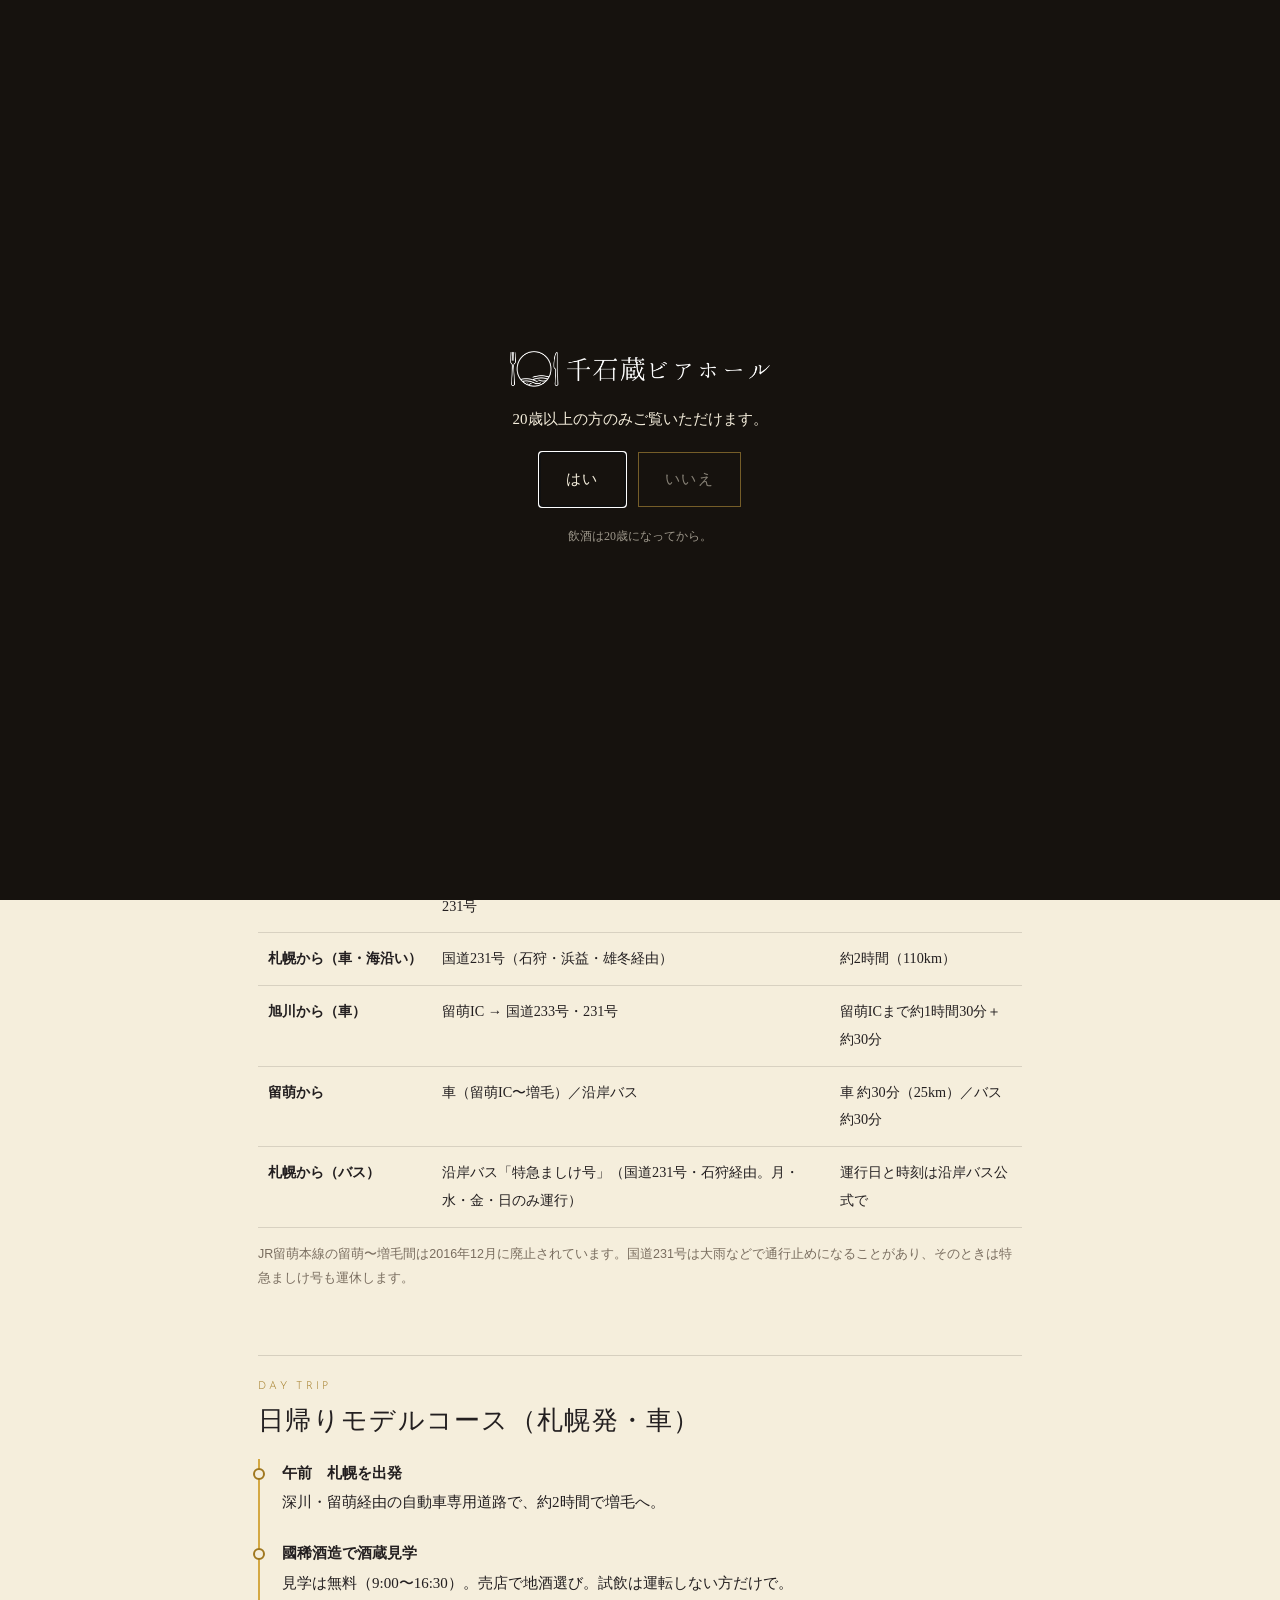
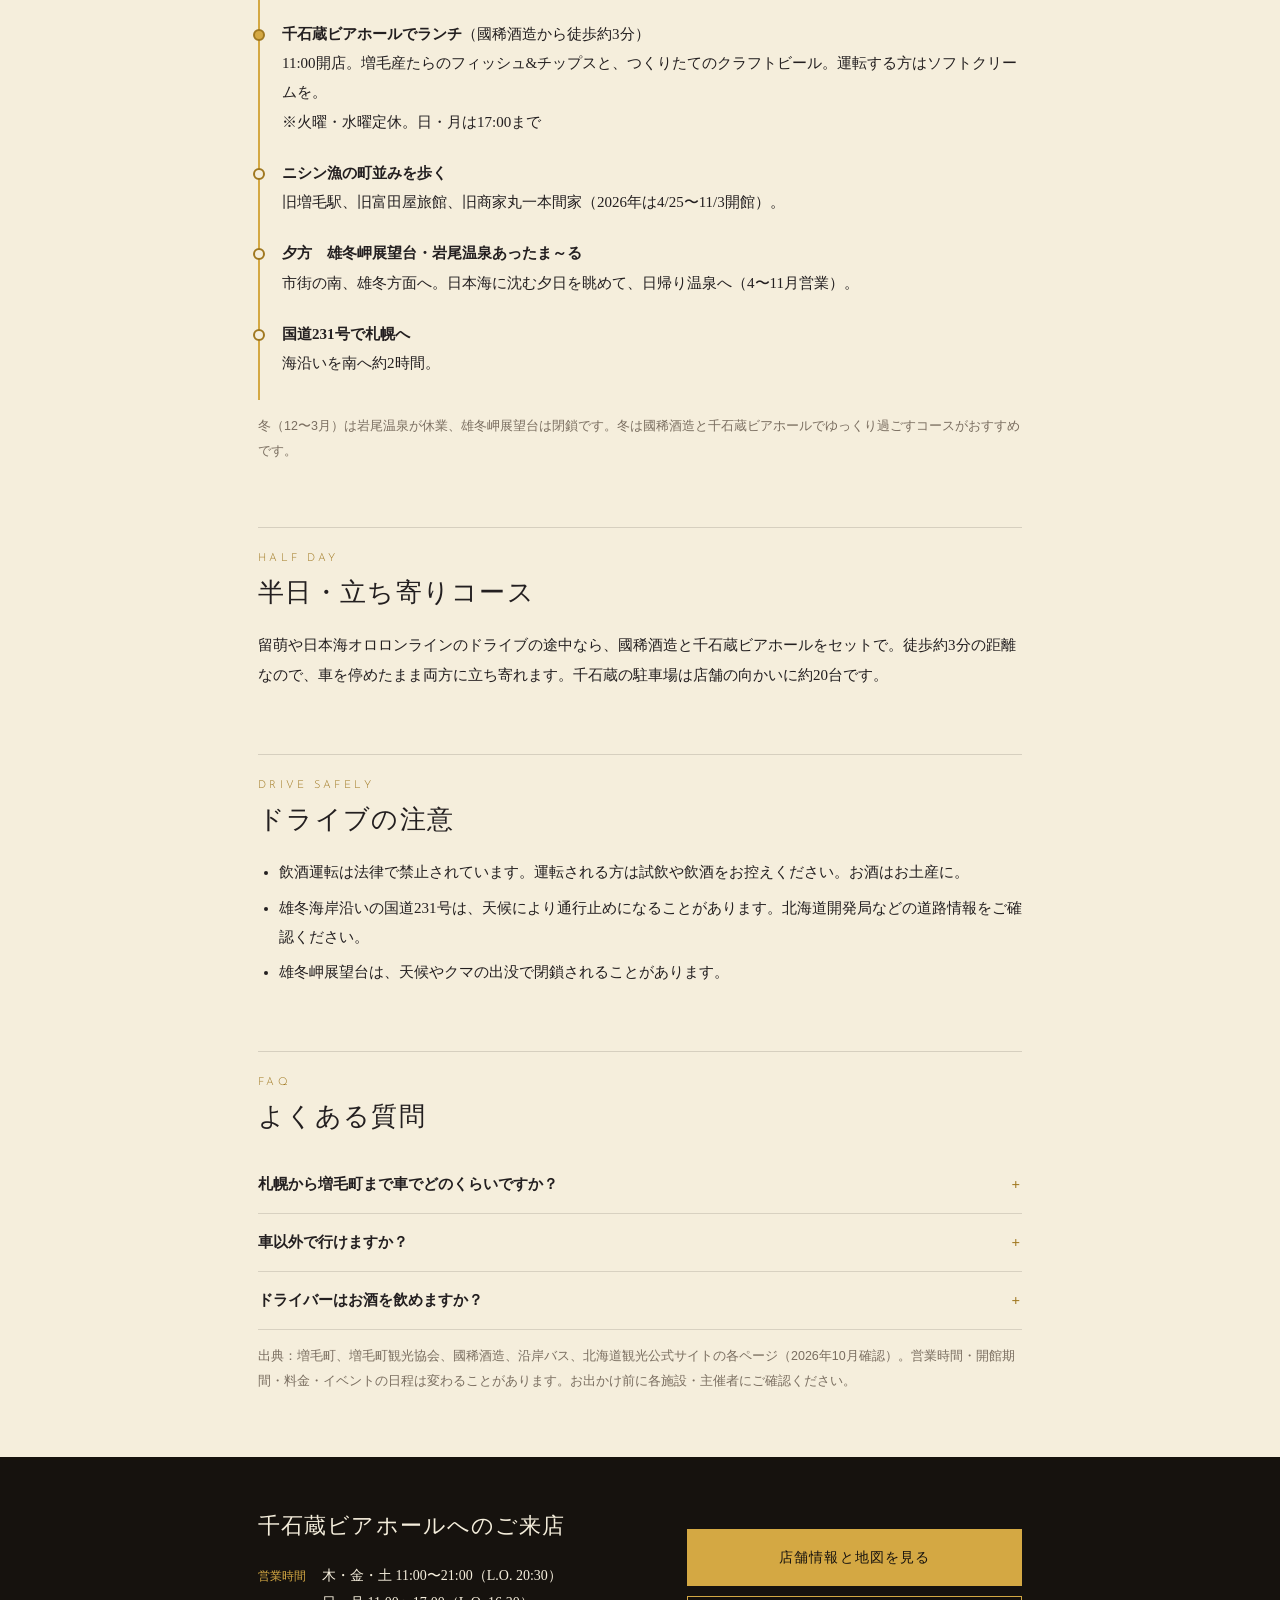
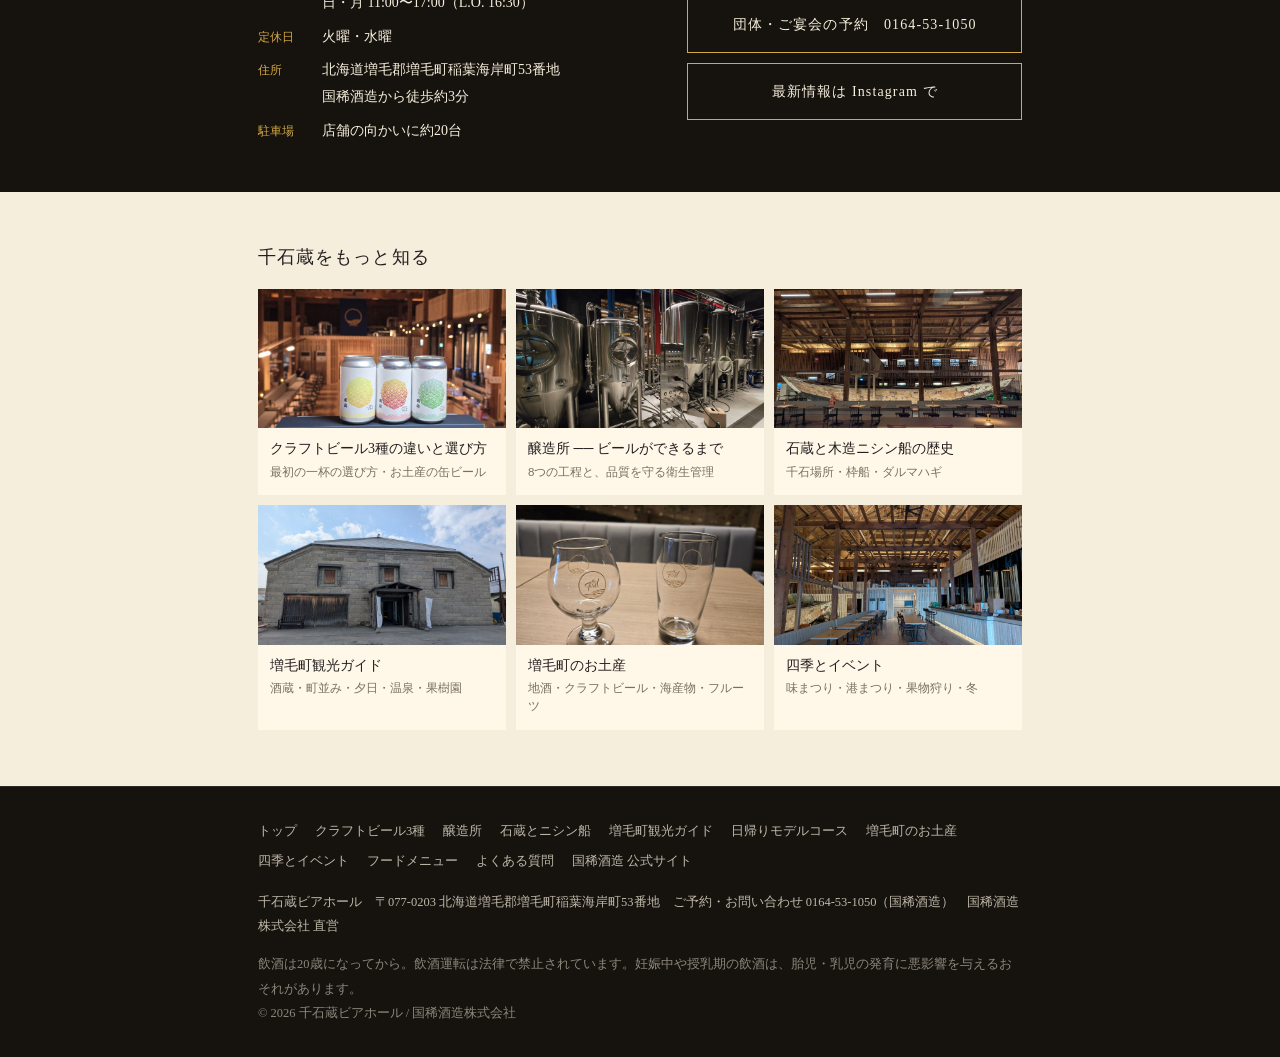
<file: course/index.html>
<!DOCTYPE html>
<html lang="ja">
<head>
  <meta charset="UTF-8">
  <meta name="viewport" content="width=device-width, initial-scale=1.0">
  <title>増毛町 日帰り観光モデルコース｜札幌から車で約2時間・酒蔵・ランチ・夕日の温泉</title>
  <meta name="description" content="札幌から増毛町への日帰りモデルコース。國稀酒造の酒蔵見学、千石蔵ビアホールでランチ、旧増毛駅や丸一本間家の町歩き、雄冬岬の夕日と岩尾温泉まで。札幌・旭川・留萌からの車とバスでのアクセス、日本海沿いのドライブの注意点も。">
  <link rel="canonical" href="https://kunimare-craftbeer.com/course/">
  <meta name="robots" content="noindex, nofollow, noimageindex">
  <meta name="theme-color" content="#16120e">
  <meta name="format-detection" content="telephone=no">
  <meta property="og:type" content="article">
  <meta property="og:site_name" content="千石蔵ビアホール">
  <meta property="og:locale" content="ja_JP">
  <meta property="og:url" content="https://kunimare-craftbeer.com/course/">
  <meta property="og:title" content="増毛町 日帰り観光モデルコース｜札幌から車で約2時間・酒蔵・ランチ・夕日の温泉">
  <meta property="og:description" content="札幌から増毛町への日帰りモデルコース。國稀酒造の酒蔵見学、千石蔵ビアホールでランチ、旧増毛駅や丸一本間家の町歩き、雄冬岬の夕日と岩尾温泉まで。札幌・旭川・留萌からの車とバスでのアクセス、日本海沿いのドライブの注意点も。">
  <meta property="og:image" content="https://kunimare-craftbeer.com/img/space-evening.jpg">
  <meta name="twitter:card" content="summary_large_image">
  <link rel="icon" type="image/png" sizes="48x48" href="../img/favicon-48.png">
  <link rel="apple-touch-icon" href="../img/apple-touch-icon.png">
  <script>try{if(sessionStorage.getItem('ageVerified'))document.documentElement.classList.add('age-ok')}catch(e){}</script>
  <link rel="preconnect" href="https://fonts.googleapis.com">
  <link rel="preconnect" href="https://fonts.gstatic.com" crossorigin>
  <link href="https://fonts.googleapis.com/css2?family=EB+Garamond:wght@400;500&family=Josefin+Sans:wght@300&display=swap" rel="stylesheet">
  <link rel="stylesheet" href="../css/sub.css">
  <script type="application/ld+json">
{
  "@context": "https://schema.org",
  "@graph": [
    {
      "@type": "Article",
      "@id": "https://kunimare-craftbeer.com/course/#article",
      "headline": "増毛町 日帰り観光モデルコース ── 札幌から車で約2時間",
      "description": "札幌から増毛町への日帰りモデルコース。國稀酒造の酒蔵見学、千石蔵ビアホールでランチ、旧増毛駅や丸一本間家の町歩き、雄冬岬の夕日と岩尾温泉まで。札幌・旭川・留萌からの車とバスでのアクセス、日本海沿いのドライブの注意点も。",
      "image": "https://kunimare-craftbeer.com/img/space-evening.jpg",
      "inLanguage": "ja",
      "datePublished": "2026-10-27",
      "dateModified": "2026-10-27",
      "mainEntityOfPage": "https://kunimare-craftbeer.com/course/",
      "author": {
        "@id": "https://kunimare-craftbeer.com/#kunimare"
      },
      "publisher": {
        "@id": "https://kunimare-craftbeer.com/#kunimare"
      },
      "about": {
        "@id": "https://kunimare-craftbeer.com/#beerhall"
      }
    },
    {
      "@type": "BreadcrumbList",
      "itemListElement": [
        {
          "@type": "ListItem",
          "position": 1,
          "name": "千石蔵ビアホール",
          "item": "https://kunimare-craftbeer.com/"
        },
        {
          "@type": "ListItem",
          "position": 2,
          "name": "増毛町 日帰り観光モデルコース",
          "item": "https://kunimare-craftbeer.com/course/"
        }
      ]
    },
    {
      "@type": "Organization",
      "@id": "https://kunimare-craftbeer.com/#kunimare",
      "name": "国稀酒造株式会社",
      "url": "https://www.kunimare.co.jp/"
    },
    {
      "@type": [
        "BarOrPub",
        "Brewery"
      ],
      "@id": "https://kunimare-craftbeer.com/#beerhall",
      "name": "千石蔵ビアホール",
      "url": "https://kunimare-craftbeer.com/",
      "telephone": "+81-164-53-1050",
      "address": {
        "@type": "PostalAddress",
        "postalCode": "077-0203",
        "addressRegion": "北海道",
        "addressLocality": "増毛郡増毛町",
        "streetAddress": "稲葉海岸町53番地",
        "addressCountry": "JP"
      }
    },
    {
      "@type": "FAQPage",
      "@id": "https://kunimare-craftbeer.com/course/#faq",
      "mainEntity": [
        {
          "@type": "Question",
          "name": "札幌から増毛町まで車でどのくらいですか？",
          "acceptedAnswer": {
            "@type": "Answer",
            "text": "深川JCT経由で留萌ICまで自動車専用道路を使うと約1時間30分（144km）、留萌ICから増毛まで国道233号・231号で約30分（25km）です。国道231号の海沿いを走ると約2時間（110km）です（増毛町の案内より）。"
          }
        },
        {
          "@type": "Question",
          "name": "車以外で行けますか？",
          "acceptedAnswer": {
            "@type": "Answer",
            "text": "鉄道（留萌〜増毛）は2016年に廃止されました。留萌から増毛までは沿岸バスで約30分です。札幌からは沿岸バスの特急ましけ号（運行日限定）があります。最新の時刻は沿岸バスでご確認ください。"
          }
        },
        {
          "@type": "Question",
          "name": "ドライバーはお酒を飲めますか？",
          "acceptedAnswer": {
            "@type": "Answer",
            "text": "飲酒運転は法律で禁止されています。運転される方は、國稀酒造の試飲や千石蔵ビアホールでのお酒はお控えください。千石蔵ではソフトクリームやソフトドリンクをご用意しています。"
          }
        }
      ]
    }
  ]
}
  </script>
</head>
<body>

<div id="age-gate" role="dialog" aria-modal="true" aria-label="年齢確認">
  <img src="../img/logo-white.png" width="493" height="67" alt="千石蔵ビアホール">
  <p>20歳以上の方のみご覧いただけます。</p>
  <div class="btns"><button type="button" id="age-yes">はい</button><button type="button" id="age-no">いいえ</button></div>
  <small>飲酒は20歳になってから。</small>
</div>

<header class="sub-header">
  <a class="sub-header__logo" href="../"><img src="../img/logo-white.png" width="493" height="67" alt="千石蔵ビアホール トップへ"></a>
  <nav class="sub-nav" id="sub-nav" aria-label="サイト内">
    <a href="../beer/">ビール</a>
    <a href="../brewery/">醸造所</a>
    <a href="../history/">歴史</a>
    <a href="../mashike/">観光ガイド</a>
    <a href="../course/" aria-current="page">モデルコース</a>
    <a href="../omiyage/">お土産</a>
    <a href="../season/">四季とイベント</a>
    <a href="../#shop">店舗情報</a>
  </nav>
  <button type="button" class="sub-burger" id="sub-burger" aria-label="メニューを開く" aria-expanded="false" aria-controls="sub-nav"><span></span><span></span><span></span></button>
</header>

<main>
<section class="sub-hero">
  <img src="../img/space-evening.jpg" alt="" width="1600" height="900" fetchpriority="high">
  <div class="sub-hero__inner">
    <p class="sub-hero__label">Model Course</p>
    <h1>増毛町 日帰り観光モデルコース<br>札幌から車で約2時間<small>酒蔵見学・ランチ・町歩き・日本海の夕日</small></h1>
  </div>
</section>

<nav class="crumb" aria-label="パンくずリスト">
  <ol><li><a href="../">千石蔵ビアホール</a></li><li aria-current="page">日帰りモデルコース</li></ol>
</nav>

<article class="article">
<p class="lead">札幌から車で約2時間。増毛町は日帰りでも楽しめる港町です。<strong>國稀酒造の酒蔵見学 → 千石蔵ビアホールでランチ → ニシン漁の町並み歩き → 日本海の夕日</strong>。増毛らしさを1日で巡るモデルコースをご紹介します。</p>

<h2><span class="en">Access</span>増毛町へのアクセス</h2>
<table class="tbl tbl--stack">
  <thead><tr><th>出発地</th><th>経路</th><th>目安</th></tr></thead>
  <tbody>
    <tr><th>札幌から（車・内陸）</th><td data-l="経路">深川JCT経由で留萌ICまで自動車専用道路 → 国道233号・231号</td><td data-l="目安">約2時間（144km＋25km）</td></tr>
    <tr><th>札幌から（車・海沿い）</th><td data-l="経路">国道231号（石狩・浜益・雄冬経由）</td><td data-l="目安">約2時間（110km）</td></tr>
    <tr><th>旭川から（車）</th><td data-l="経路">留萌IC → 国道233号・231号</td><td data-l="目安">留萌ICまで約1時間30分＋約30分</td></tr>
    <tr><th>留萌から</th><td data-l="経路">車（留萌IC〜増毛）／沿岸バス</td><td data-l="目安">車 約30分（25km）／バス 約30分</td></tr>
    <tr><th>札幌から（バス）</th><td data-l="経路">沿岸バス「特急ましけ号」（国道231号・石狩経由。月・水・金・日のみ運行）</td><td data-l="目安">運行日と時刻は沿岸バス公式で</td></tr>
  </tbody>
</table>
<p class="note">JR留萌本線の留萌〜増毛間は2016年12月に廃止されています。国道231号は大雨などで通行止めになることがあり、そのときは特急ましけ号も運休します。</p>

<h2><span class="en">Day Trip</span>日帰りモデルコース（札幌発・車）</h2>
<ol class="route">
  <li><b>午前　札幌を出発</b><br>深川・留萌経由の自動車専用道路で、約2時間で増毛へ。</li>
  <li><b>國稀酒造で酒蔵見学</b><br>見学は無料（9:00〜16:30）。売店で地酒選び。試飲は運転しない方だけで。</li>
  <li class="here"><b>千石蔵ビアホールでランチ</b>（國稀酒造から徒歩約3分）<br>11:00開店。増毛産たらのフィッシュ&amp;チップスと、つくりたてのクラフトビール。運転する方はソフトクリームを。<br>※火曜・水曜定休。日・月は17:00まで</li>
  <li><b>ニシン漁の町並みを歩く</b><br>旧増毛駅、旧富田屋旅館、旧商家丸一本間家（2026年は4/25〜11/3開館）。</li>
  <li><b>夕方　雄冬岬展望台・岩尾温泉あったま～る</b><br>市街の南、雄冬方面へ。日本海に沈む夕日を眺めて、日帰り温泉へ（4〜11月営業）。</li>
  <li><b>国道231号で札幌へ</b><br>海沿いを南へ約2時間。</li>
</ol>
<p class="note">冬（12〜3月）は岩尾温泉が休業、雄冬岬展望台は閉鎖です。冬は國稀酒造と千石蔵ビアホールでゆっくり過ごすコースがおすすめです。</p>

<h2><span class="en">Half Day</span>半日・立ち寄りコース</h2>
<p>留萌や日本海オロロンラインのドライブの途中なら、國稀酒造と千石蔵ビアホールをセットで。徒歩約3分の距離なので、車を停めたまま両方に立ち寄れます。千石蔵の駐車場は店舗の向かいに約20台です。</p>

<h2><span class="en">Drive Safely</span>ドライブの注意</h2>
<ul class="dots">
  <li>飲酒運転は法律で禁止されています。運転される方は試飲や飲酒をお控えください。お酒はお土産に。</li>
  <li>雄冬海岸沿いの国道231号は、天候により通行止めになることがあります。北海道開発局などの道路情報をご確認ください。</li>
  <li>雄冬岬展望台は、天候やクマの出没で閉鎖されることがあります。</li>
</ul>

<h2><span class="en">FAQ</span>よくある質問</h2>
<div class="qa">
  <details><summary>札幌から増毛町まで車でどのくらいですか？</summary><p>深川JCT経由で留萌ICまで自動車専用道路を使うと約1時間30分（144km）、留萌ICから増毛まで国道233号・231号で約30分（25km）です。国道231号の海沿いを走ると約2時間（110km）です（増毛町の案内より）。</p></details>
  <details><summary>車以外で行けますか？</summary><p>鉄道（留萌〜増毛）は2016年に廃止されました。留萌から増毛までは沿岸バスで約30分です。札幌からは沿岸バスの特急ましけ号（運行日限定）があります。最新の時刻は沿岸バスでご確認ください。</p></details>
  <details><summary>ドライバーはお酒を飲めますか？</summary><p>飲酒運転は法律で禁止されています。運転される方は、國稀酒造の試飲や千石蔵ビアホールでのお酒はお控えください。千石蔵ではソフトクリームやソフトドリンクをご用意しています。</p></details>
</div>

<p class="note">出典：増毛町、増毛町観光協会、國稀酒造、沿岸バス、北海道観光公式サイトの各ページ（2026年10月確認）。営業時間・開館期間・料金・イベントの日程は変わることがあります。お出かけ前に各施設・主催者にご確認ください。</p>
</article>

<section class="visit" aria-labelledby="visit-title">
  <div class="visit__inner">
    <div>
      <h2 id="visit-title">千石蔵ビアホールへのご来店</h2>
      <dl>
        <dt>営業時間</dt><dd>木・金・土 11:00〜21:00（L.O. 20:30）<br>日・月 11:00〜17:00（L.O. 16:30）</dd>
        <dt>定休日</dt><dd>火曜・水曜</dd>
        <dt>住所</dt><dd>北海道増毛郡増毛町稲葉海岸町53番地<br>国稀酒造から徒歩約3分</dd>
        <dt>駐車場</dt><dd>店舗の向かいに約20台</dd>
      </dl>
    </div>
    <div class="visit__btns">
      <a class="btn btn--fill" href="../#shop">店舗情報と地図を見る</a>
      <a class="btn" href="tel:0164531050">団体・ご宴会の予約　0164-53-1050</a>
      <a class="btn" href="https://www.instagram.com/sengokura_bierhall/" target="_blank" rel="noopener">最新情報は Instagram で</a>
    </div>
  </div>
</section>

<section class="related" aria-labelledby="related-title">
  <h2 id="related-title">千石蔵をもっと知る</h2>
  <ul>
    <li><a href="../beer/"><img src="../img/can-3set.jpg" alt="" width="640" height="360" loading="lazy"><span>クラフトビール3種の違いと選び方<small>最初の一杯の選び方・お土産の缶ビール</small></span></a></li>
    <li><a href="../brewery/"><img src="../img/brewery-1886.jpg" alt="" width="640" height="360" loading="lazy"><span>醸造所 ── ビールができるまで<small>8つの工程と、品質を守る衛生管理</small></span></a></li>
    <li><a href="../history/"><img src="../img/space-herring-boat.jpg" alt="" width="640" height="360" loading="lazy"><span>石蔵と木造ニシン船の歴史<small>千石場所・枠船・ダルマハギ</small></span></a></li>
    <li><a href="../mashike/"><img src="../img/space-exterior.jpg" alt="" width="640" height="360" loading="lazy"><span>増毛町観光ガイド<small>酒蔵・町並み・夕日・温泉・果樹園</small></span></a></li>
    <li><a href="../omiyage/"><img src="../img/space-glasses.jpg" alt="" width="640" height="360" loading="lazy"><span>増毛町のお土産<small>地酒・クラフトビール・海産物・フルーツ</small></span></a></li>
    <li><a href="../season/"><img src="../img/space-hall.jpg" alt="" width="640" height="360" loading="lazy"><span>四季とイベント<small>味まつり・港まつり・果物狩り・冬</small></span></a></li>
  </ul>
</section>
</main>

<footer class="sub-footer">
  <div class="sub-footer__inner">
    <nav aria-label="フッター">
      <a href="../">トップ</a>
      <a href="../beer/">クラフトビール3種</a>
      <a href="../brewery/">醸造所</a>
      <a href="../history/">石蔵とニシン船</a>
      <a href="../mashike/">増毛町観光ガイド</a>
      <a href="../course/">日帰りモデルコース</a>
      <a href="../omiyage/">増毛町のお土産</a>
      <a href="../season/">四季とイベント</a>
      <a href="../#food">フードメニュー</a>
      <a href="../#faq">よくある質問</a>
      <a href="https://kunimare.co.jp" target="_blank" rel="noopener">国稀酒造 公式サイト</a>
    </nav>
    <p>千石蔵ビアホール　〒077-0203 北海道増毛郡増毛町稲葉海岸町53番地　ご予約・お問い合わせ 0164-53-1050（国稀酒造）　国稀酒造株式会社 直営</p>
    <p class="legal">飲酒は20歳になってから。飲酒運転は法律で禁止されています。妊娠中や授乳期の飲酒は、胎児・乳児の発育に悪影響を与えるおそれがあります。<br>© 2026 千石蔵ビアホール / 国稀酒造株式会社</p>
  </div>
</footer>
<script src="../js/sub.js"></script>
</body>
</html>
</file>
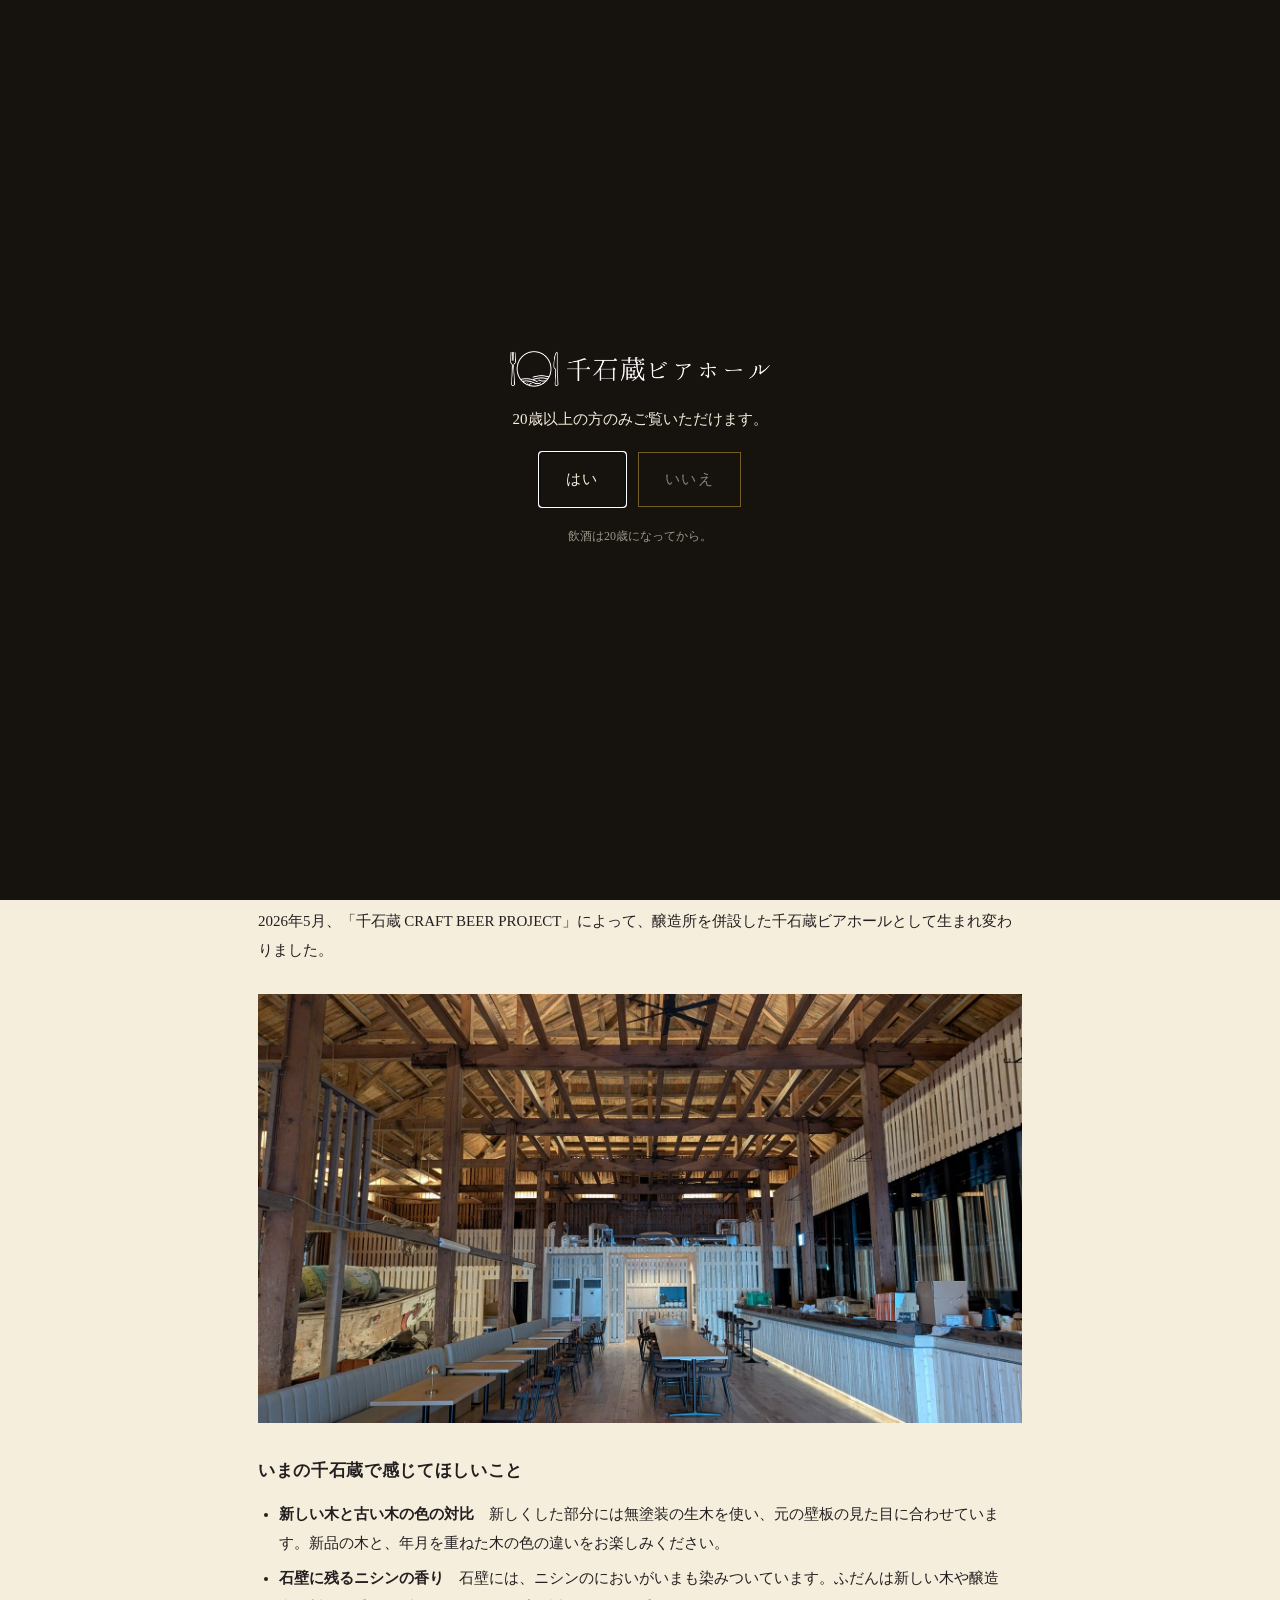
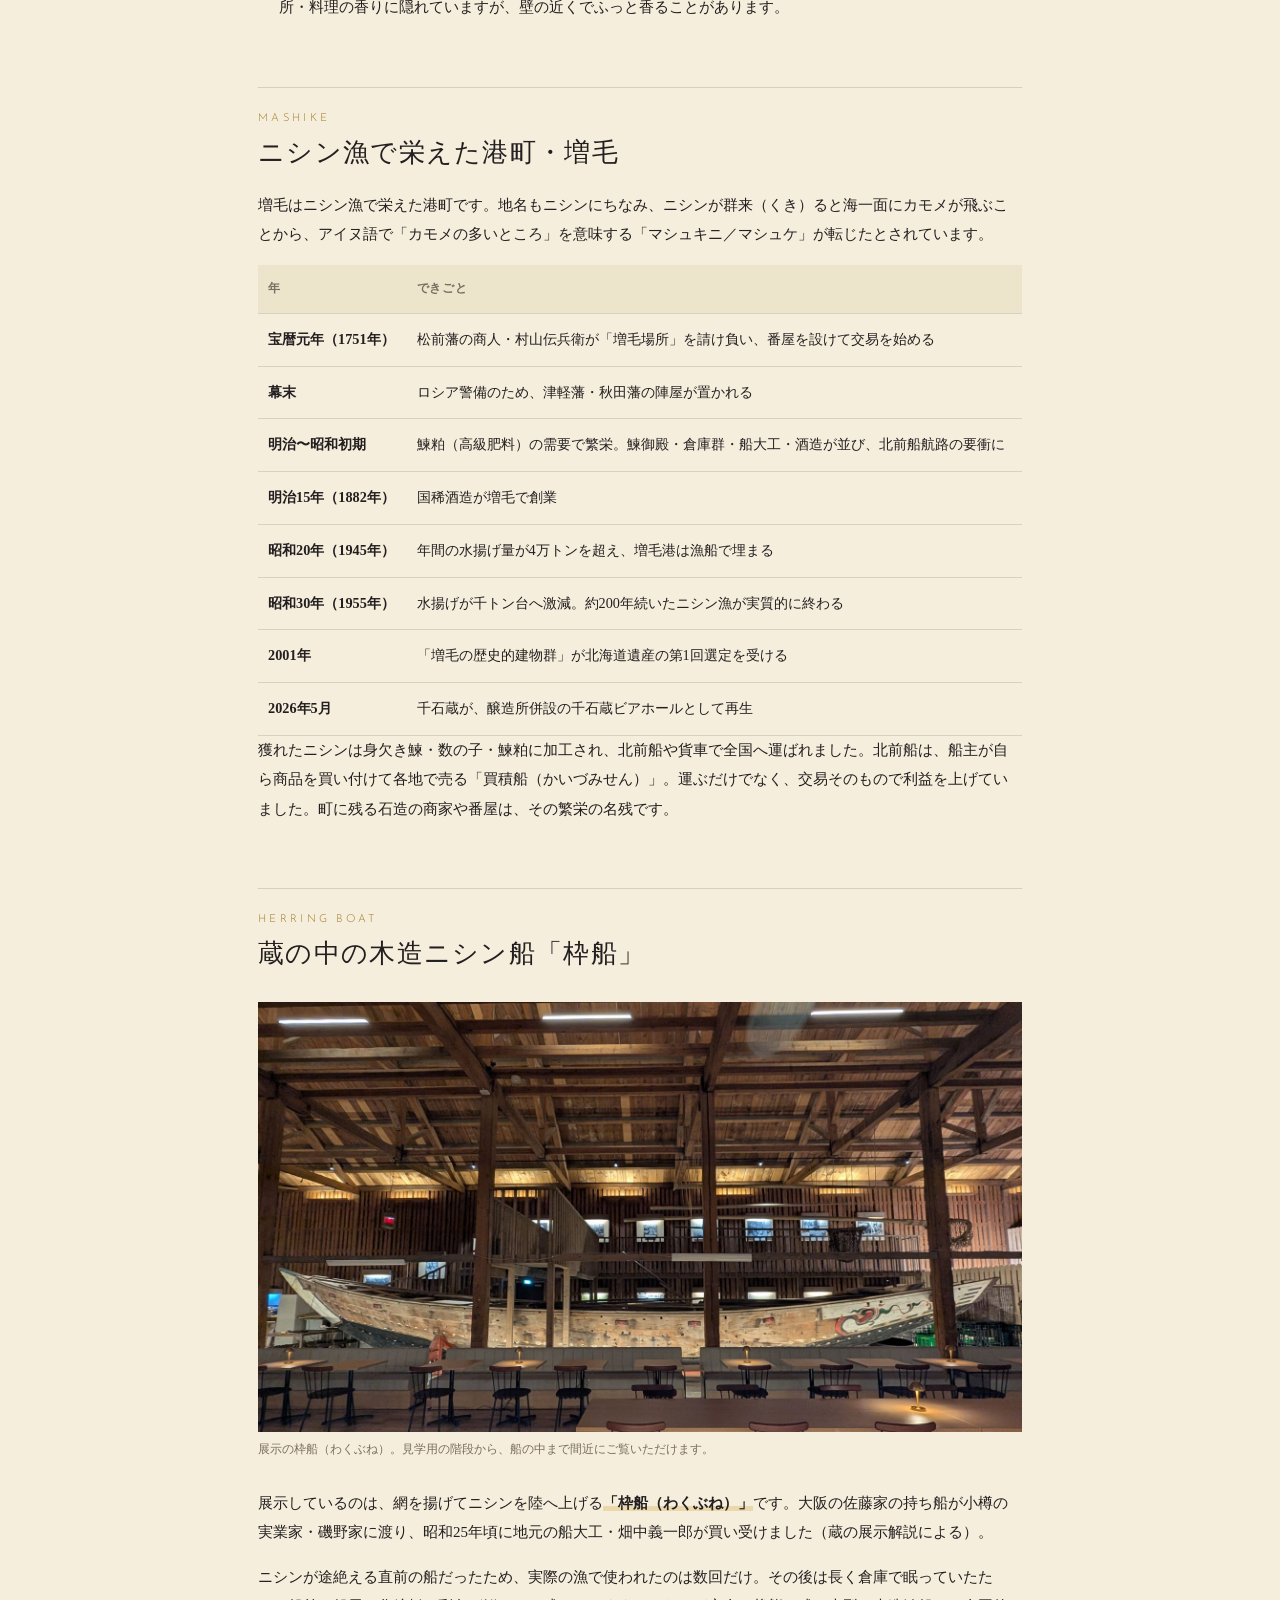
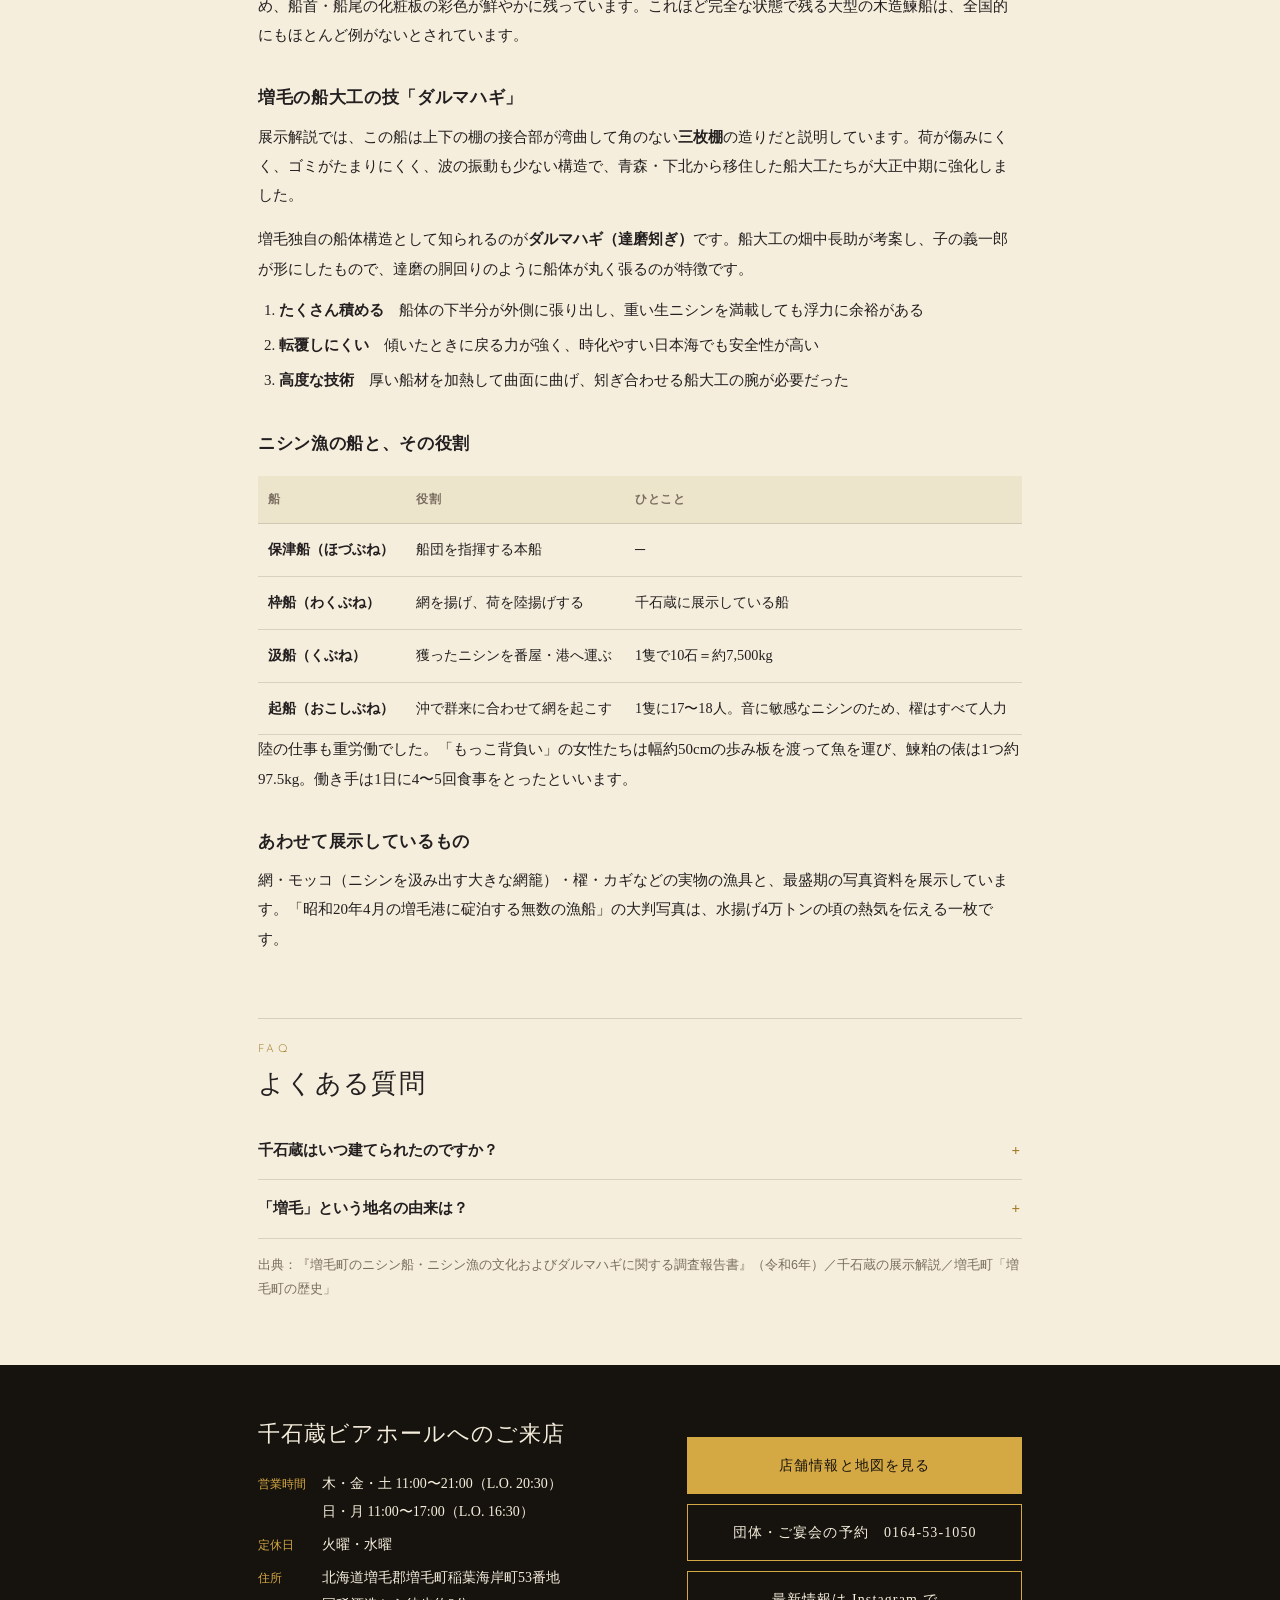
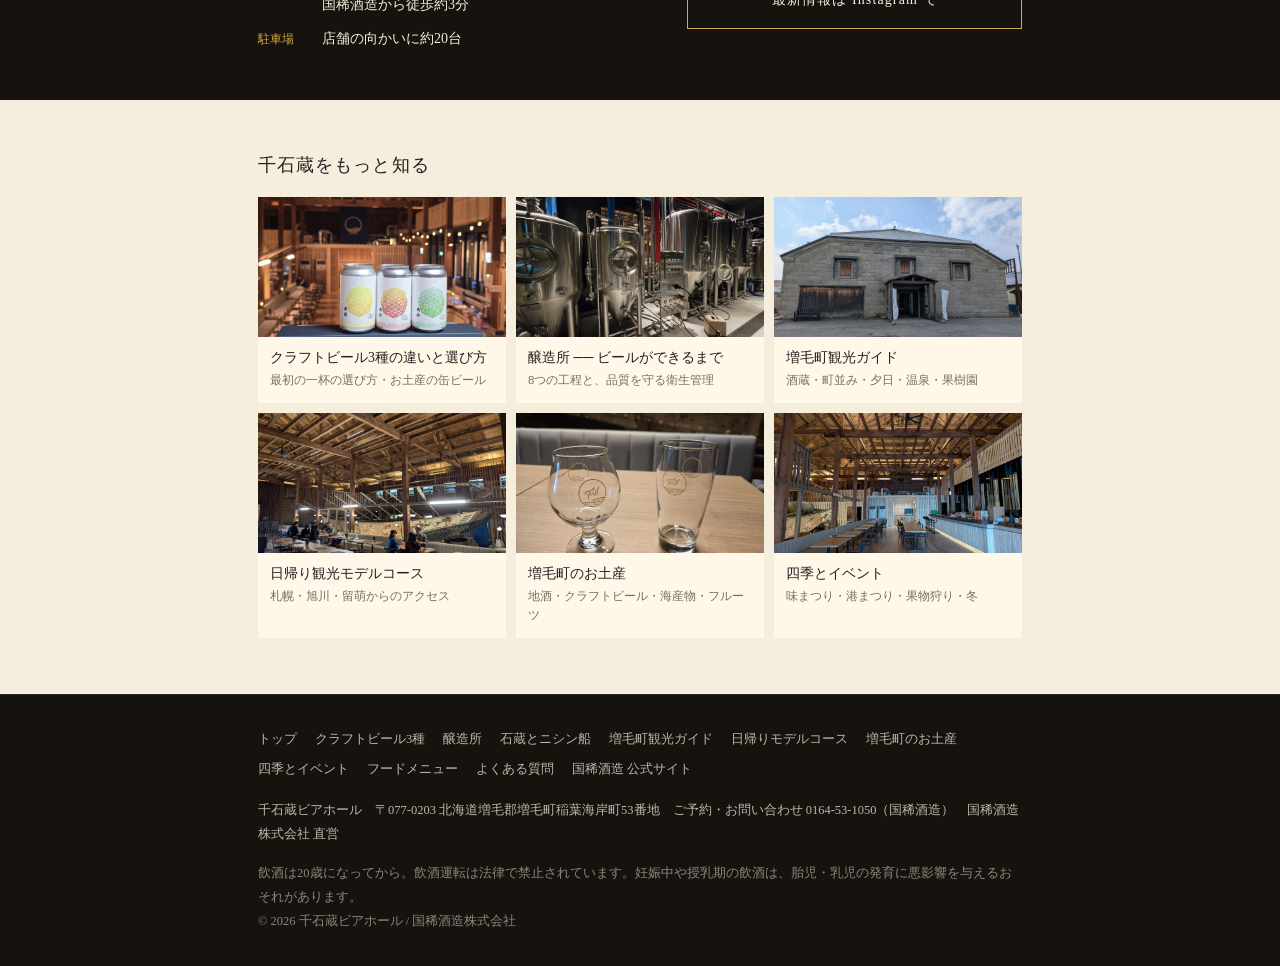
<file: history/index.html>
<!DOCTYPE html>
<html lang="ja">
<head>
  <meta charset="UTF-8">
  <meta name="viewport" content="width=device-width, initial-scale=1.0">
  <title>千石蔵と木造ニシン船｜増毛のニシン漁の歴史と石蔵｜千石蔵ビアホール</title>
  <meta name="description" content="増毛町の千石蔵は、ニシン漁の漁具を保管した築100年以上といわれる石蔵。千石場所と呼ばれた増毛のニシン漁の歴史、展示している木造の枠船（わくぶね）、増毛独自の船の造り「ダルマハギ」を紹介します。">
  <link rel="canonical" href="https://kunimare-craftbeer.com/history/">
  <meta name="robots" content="noindex, nofollow, noimageindex">
  <meta name="theme-color" content="#16120e">
  <meta name="format-detection" content="telephone=no">
  <meta property="og:type" content="article">
  <meta property="og:site_name" content="千石蔵ビアホール">
  <meta property="og:locale" content="ja_JP">
  <meta property="og:url" content="https://kunimare-craftbeer.com/history/">
  <meta property="og:title" content="千石蔵と木造ニシン船｜増毛のニシン漁の歴史と石蔵｜千石蔵ビアホール">
  <meta property="og:description" content="増毛町の千石蔵は、ニシン漁の漁具を保管した築100年以上といわれる石蔵。千石場所と呼ばれた増毛のニシン漁の歴史、展示している木造の枠船（わくぶね）、増毛独自の船の造り「ダルマハギ」を紹介します。">
  <meta property="og:image" content="https://kunimare-craftbeer.com/img/space-herring-boat.jpg">
  <meta name="twitter:card" content="summary_large_image">
  <link rel="icon" type="image/png" sizes="48x48" href="../img/favicon-48.png">
  <link rel="apple-touch-icon" href="../img/apple-touch-icon.png">
  <script>try{if(sessionStorage.getItem('ageVerified'))document.documentElement.classList.add('age-ok')}catch(e){}</script>
  <link rel="preconnect" href="https://fonts.googleapis.com">
  <link rel="preconnect" href="https://fonts.gstatic.com" crossorigin>
  <link href="https://fonts.googleapis.com/css2?family=EB+Garamond:wght@400;500&family=Josefin+Sans:wght@300&display=swap" rel="stylesheet">
  <link rel="stylesheet" href="../css/sub.css">
  <script type="application/ld+json">
{
  "@context": "https://schema.org",
  "@graph": [
    {
      "@type": "Article",
      "@id": "https://kunimare-craftbeer.com/history/#article",
      "headline": "千石蔵と木造ニシン船 ── 増毛のニシン漁の歴史",
      "description": "増毛町の千石蔵は、ニシン漁の漁具を保管した築100年以上といわれる石蔵。千石場所と呼ばれた増毛のニシン漁の歴史、展示している木造の枠船（わくぶね）、増毛独自の船の造り「ダルマハギ」を紹介します。",
      "image": "https://kunimare-craftbeer.com/img/space-herring-boat.jpg",
      "inLanguage": "ja",
      "datePublished": "2026-10-27",
      "dateModified": "2026-10-27",
      "mainEntityOfPage": "https://kunimare-craftbeer.com/history/",
      "author": {
        "@id": "https://kunimare-craftbeer.com/#kunimare"
      },
      "publisher": {
        "@id": "https://kunimare-craftbeer.com/#kunimare"
      },
      "about": {
        "@id": "https://kunimare-craftbeer.com/#beerhall"
      }
    },
    {
      "@type": "BreadcrumbList",
      "itemListElement": [
        {
          "@type": "ListItem",
          "position": 1,
          "name": "千石蔵ビアホール",
          "item": "https://kunimare-craftbeer.com/"
        },
        {
          "@type": "ListItem",
          "position": 2,
          "name": "千石蔵と木造ニシン船",
          "item": "https://kunimare-craftbeer.com/history/"
        }
      ]
    },
    {
      "@type": "Organization",
      "@id": "https://kunimare-craftbeer.com/#kunimare",
      "name": "国稀酒造株式会社",
      "url": "https://www.kunimare.co.jp/"
    },
    {
      "@type": [
        "BarOrPub",
        "Brewery"
      ],
      "@id": "https://kunimare-craftbeer.com/#beerhall",
      "name": "千石蔵ビアホール",
      "url": "https://kunimare-craftbeer.com/",
      "telephone": "+81-164-53-1050",
      "address": {
        "@type": "PostalAddress",
        "postalCode": "077-0203",
        "addressRegion": "北海道",
        "addressLocality": "増毛郡増毛町",
        "streetAddress": "稲葉海岸町53番地",
        "addressCountry": "JP"
      }
    },
    {
      "@type": "FAQPage",
      "@id": "https://kunimare-craftbeer.com/history/#faq",
      "mainEntity": [
        {
          "@type": "Question",
          "name": "千石蔵はいつ建てられたのですか？",
          "acceptedAnswer": {
            "@type": "Answer",
            "text": "建築年は分かっていません。築100年以上といわれています。文献が少ないため不明な点が多く、今後も情報のご提供に努めてまいります。"
          }
        },
        {
          "@type": "Question",
          "name": "「増毛」という地名の由来は？",
          "acceptedAnswer": {
            "@type": "Answer",
            "text": "ニシンが群来ると海一面にカモメが飛ぶことから、アイヌ語で「カモメの多いところ」を意味する「マシュキニ／マシュケ」が転じたとされています。"
          }
        }
      ]
    }
  ]
}
  </script>
</head>
<body>

<div id="age-gate" role="dialog" aria-modal="true" aria-label="年齢確認">
  <img src="../img/logo-white.png" width="493" height="67" alt="千石蔵ビアホール">
  <p>20歳以上の方のみご覧いただけます。</p>
  <div class="btns"><button type="button" id="age-yes">はい</button><button type="button" id="age-no">いいえ</button></div>
  <small>飲酒は20歳になってから。</small>
</div>

<header class="sub-header">
  <a class="sub-header__logo" href="../"><img src="../img/logo-white.png" width="493" height="67" alt="千石蔵ビアホール トップへ"></a>
  <nav class="sub-nav" id="sub-nav" aria-label="サイト内">
    <a href="../beer/">ビール</a>
    <a href="../brewery/">醸造所</a>
    <a href="../history/" aria-current="page">歴史</a>
    <a href="../mashike/">観光ガイド</a>
    <a href="../course/">モデルコース</a>
    <a href="../omiyage/">お土産</a>
    <a href="../season/">四季とイベント</a>
    <a href="../#shop">店舗情報</a>
  </nav>
  <button type="button" class="sub-burger" id="sub-burger" aria-label="メニューを開く" aria-expanded="false" aria-controls="sub-nav"><span></span><span></span><span></span></button>
</header>

<main>
<section class="sub-hero">
  <img src="../img/space-herring-boat.jpg" alt="" width="1600" height="900" fetchpriority="high">
  <div class="sub-hero__inner">
    <p class="sub-hero__label">History</p>
    <h1>千石蔵と木造ニシン船<br>増毛のニシン漁の歴史<small>漁具の石蔵と、展示の枠船（わくぶね）</small></h1>
  </div>
</section>

<nav class="crumb" aria-label="パンくずリスト">
  <ol><li><a href="../">千石蔵ビアホール</a></li><li aria-current="page">石蔵とニシン船</li></ol>
</nav>

<article class="article">
<p class="lead">千石蔵ビアホールの建物は、<strong>ニシン漁の漁具を保管するための石蔵</strong>でした。「海で運び、浜で加工し、町が栄えた。その蔵で、いまビールを醸している」。千石蔵と、蔵の中に展示している木造のニシン船、そして増毛のニシン漁の歴史をご紹介します。</p>

<h2><span class="en">Sengokura</span>千石蔵とは</h2>
<p>千石蔵は、ニシン漁の漁具を保管するために建てられた石造りの蔵です。建築年は分かっていませんが、築100年以上といわれています。名前の由来でもある「千石場所」は、ニシンが一度に千石も獲れるほど豊かな漁場を指す言葉。千石蔵は、そう呼ばれた増毛の漁業を裏側から支えてきた建物です。</p>
<p>2026年5月、「千石蔵 CRAFT BEER PROJECT」によって、醸造所を併設した千石蔵ビアホールとして生まれ変わりました。</p>

<figure>
  <img src="../img/space-hall.jpg" width="1600" height="900" alt="高い木の梁が続く千石蔵ビアホールの店内" loading="lazy">
</figure>

<h3>いまの千石蔵で感じてほしいこと</h3>
<ul class="dots">
  <li><b>新しい木と古い木の色の対比</b>　新しくした部分には無塗装の生木を使い、元の壁板の見た目に合わせています。新品の木と、年月を重ねた木の色の違いをお楽しみください。</li>
  <li><b>石壁に残るニシンの香り</b>　石壁には、ニシンのにおいがいまも染みついています。ふだんは新しい木や醸造所・料理の香りに隠れていますが、壁の近くでふっと香ることがあります。</li>
</ul>

<h2><span class="en">Mashike</span>ニシン漁で栄えた港町・増毛</h2>
<p>増毛はニシン漁で栄えた港町です。地名もニシンにちなみ、ニシンが群来（くき）ると海一面にカモメが飛ぶことから、アイヌ語で「カモメの多いところ」を意味する「マシュキニ／マシュケ」が転じたとされています。</p>
<table class="tbl tbl--stack">
  <thead><tr><th>年</th><th>できごと</th></tr></thead>
  <tbody>
    <tr><th>宝暦元年（1751年）</th><td>松前藩の商人・村山伝兵衛が「増毛場所」を請け負い、番屋を設けて交易を始める</td></tr>
    <tr><th>幕末</th><td>ロシア警備のため、津軽藩・秋田藩の陣屋が置かれる</td></tr>
    <tr><th>明治〜昭和初期</th><td>鰊粕（高級肥料）の需要で繁栄。鰊御殿・倉庫群・船大工・酒造が並び、北前船航路の要衝に</td></tr>
    <tr><th>明治15年（1882年）</th><td>国稀酒造が増毛で創業</td></tr>
    <tr><th>昭和20年（1945年）</th><td>年間の水揚げ量が4万トンを超え、増毛港は漁船で埋まる</td></tr>
    <tr><th>昭和30年（1955年）</th><td>水揚げが千トン台へ激減。約200年続いたニシン漁が実質的に終わる</td></tr>
    <tr><th>2001年</th><td>「増毛の歴史的建物群」が北海道遺産の第1回選定を受ける</td></tr>
    <tr><th>2026年5月</th><td>千石蔵が、醸造所併設の千石蔵ビアホールとして再生</td></tr>
  </tbody>
</table>
<p>獲れたニシンは身欠き鰊・数の子・鰊粕に加工され、北前船や貨車で全国へ運ばれました。北前船は、船主が自ら商品を買い付けて各地で売る「買積船（かいづみせん）」。運ぶだけでなく、交易そのもので利益を上げていました。町に残る石造の商家や番屋は、その繁栄の名残です。</p>

<h2><span class="en">Herring Boat</span>蔵の中の木造ニシン船「枠船」</h2>
<figure>
  <img src="../img/space-herring-boat.jpg" width="1600" height="900" alt="千石蔵ビアホールの店内に展示されている木造のニシン船「枠船」" loading="lazy">
  <figcaption>展示の枠船（わくぶね）。見学用の階段から、船の中まで間近にご覧いただけます。</figcaption>
</figure>
<p>展示しているのは、網を揚げてニシンを陸へ上げる<strong>「枠船（わくぶね）」</strong>です。大阪の佐藤家の持ち船が小樽の実業家・磯野家に渡り、昭和25年頃に地元の船大工・畑中義一郎が買い受けました（蔵の展示解説による）。</p>
<p>ニシンが途絶える直前の船だったため、実際の漁で使われたのは数回だけ。その後は長く倉庫で眠っていたため、船首・船尾の化粧板の彩色が鮮やかに残っています。これほど完全な状態で残る大型の木造鰊船は、全国的にもほとんど例がないとされています。</p>

<h3>増毛の船大工の技「ダルマハギ」</h3>
<p>展示解説では、この船は上下の棚の接合部が湾曲して角のない<b>三枚棚</b>の造りだと説明しています。荷が傷みにくく、ゴミがたまりにくく、波の振動も少ない構造で、青森・下北から移住した船大工たちが大正中期に強化しました。</p>
<p>増毛独自の船体構造として知られるのが<b>ダルマハギ（達磨矧ぎ）</b>です。船大工の畑中長助が考案し、子の義一郎が形にしたもので、達磨の胴回りのように船体が丸く張るのが特徴です。</p>
<ol class="steps">
  <li><b>たくさん積める</b>　船体の下半分が外側に張り出し、重い生ニシンを満載しても浮力に余裕がある</li>
  <li><b>転覆しにくい</b>　傾いたときに戻る力が強く、時化やすい日本海でも安全性が高い</li>
  <li><b>高度な技術</b>　厚い船材を加熱して曲面に曲げ、矧ぎ合わせる船大工の腕が必要だった</li>
</ol>

<h3>ニシン漁の船と、その役割</h3>
<table class="tbl tbl--stack">
  <thead><tr><th>船</th><th>役割</th><th>ひとこと</th></tr></thead>
  <tbody>
    <tr><th>保津船（ほづぶね）</th><td data-l="役割">船団を指揮する本船</td><td data-l="ひとこと">─</td></tr>
    <tr><th>枠船（わくぶね）</th><td data-l="役割">網を揚げ、荷を陸揚げする</td><td data-l="ひとこと">千石蔵に展示している船</td></tr>
    <tr><th>汲船（くぶね）</th><td data-l="役割">獲ったニシンを番屋・港へ運ぶ</td><td data-l="ひとこと">1隻で10石＝約7,500kg</td></tr>
    <tr><th>起船（おこしぶね）</th><td data-l="役割">沖で群来に合わせて網を起こす</td><td data-l="ひとこと">1隻に17〜18人。音に敏感なニシンのため、櫂はすべて人力</td></tr>
  </tbody>
</table>
<p>陸の仕事も重労働でした。「もっこ背負い」の女性たちは幅約50cmの歩み板を渡って魚を運び、鰊粕の俵は1つ約97.5kg。働き手は1日に4〜5回食事をとったといいます。</p>

<h3>あわせて展示しているもの</h3>
<p>網・モッコ（ニシンを汲み出す大きな網籠）・櫂・カギなどの実物の漁具と、最盛期の写真資料を展示しています。「昭和20年4月の増毛港に碇泊する無数の漁船」の大判写真は、水揚げ4万トンの頃の熱気を伝える一枚です。</p>

<h2><span class="en">FAQ</span>よくある質問</h2>
<div class="qa">
  <details><summary>千石蔵はいつ建てられたのですか？</summary><p>建築年は分かっていません。築100年以上といわれています。文献が少ないため不明な点が多く、今後も情報のご提供に努めてまいります。</p></details>
  <details><summary>「増毛」という地名の由来は？</summary><p>ニシンが群来ると海一面にカモメが飛ぶことから、アイヌ語で「カモメの多いところ」を意味する「マシュキニ／マシュケ」が転じたとされています。</p></details>
</div>

<p class="note">出典：『増毛町のニシン船・ニシン漁の文化およびダルマハギに関する調査報告書』（令和6年）／千石蔵の展示解説／増毛町「増毛町の歴史」</p>
</article>

<section class="visit" aria-labelledby="visit-title">
  <div class="visit__inner">
    <div>
      <h2 id="visit-title">千石蔵ビアホールへのご来店</h2>
      <dl>
        <dt>営業時間</dt><dd>木・金・土 11:00〜21:00（L.O. 20:30）<br>日・月 11:00〜17:00（L.O. 16:30）</dd>
        <dt>定休日</dt><dd>火曜・水曜</dd>
        <dt>住所</dt><dd>北海道増毛郡増毛町稲葉海岸町53番地<br>国稀酒造から徒歩約3分</dd>
        <dt>駐車場</dt><dd>店舗の向かいに約20台</dd>
      </dl>
    </div>
    <div class="visit__btns">
      <a class="btn btn--fill" href="../#shop">店舗情報と地図を見る</a>
      <a class="btn" href="tel:0164531050">団体・ご宴会の予約　0164-53-1050</a>
      <a class="btn" href="https://www.instagram.com/sengokura_bierhall/" target="_blank" rel="noopener">最新情報は Instagram で</a>
    </div>
  </div>
</section>

<section class="related" aria-labelledby="related-title">
  <h2 id="related-title">千石蔵をもっと知る</h2>
  <ul>
    <li><a href="../beer/"><img src="../img/can-3set.jpg" alt="" width="640" height="360" loading="lazy"><span>クラフトビール3種の違いと選び方<small>最初の一杯の選び方・お土産の缶ビール</small></span></a></li>
    <li><a href="../brewery/"><img src="../img/brewery-1886.jpg" alt="" width="640" height="360" loading="lazy"><span>醸造所 ── ビールができるまで<small>8つの工程と、品質を守る衛生管理</small></span></a></li>
    <li><a href="../mashike/"><img src="../img/space-exterior.jpg" alt="" width="640" height="360" loading="lazy"><span>増毛町観光ガイド<small>酒蔵・町並み・夕日・温泉・果樹園</small></span></a></li>
    <li><a href="../course/"><img src="../img/space-evening.jpg" alt="" width="640" height="360" loading="lazy"><span>日帰り観光モデルコース<small>札幌・旭川・留萌からのアクセス</small></span></a></li>
    <li><a href="../omiyage/"><img src="../img/space-glasses.jpg" alt="" width="640" height="360" loading="lazy"><span>増毛町のお土産<small>地酒・クラフトビール・海産物・フルーツ</small></span></a></li>
    <li><a href="../season/"><img src="../img/space-hall.jpg" alt="" width="640" height="360" loading="lazy"><span>四季とイベント<small>味まつり・港まつり・果物狩り・冬</small></span></a></li>
  </ul>
</section>
</main>

<footer class="sub-footer">
  <div class="sub-footer__inner">
    <nav aria-label="フッター">
      <a href="../">トップ</a>
      <a href="../beer/">クラフトビール3種</a>
      <a href="../brewery/">醸造所</a>
      <a href="../history/">石蔵とニシン船</a>
      <a href="../mashike/">増毛町観光ガイド</a>
      <a href="../course/">日帰りモデルコース</a>
      <a href="../omiyage/">増毛町のお土産</a>
      <a href="../season/">四季とイベント</a>
      <a href="../#food">フードメニュー</a>
      <a href="../#faq">よくある質問</a>
      <a href="https://kunimare.co.jp" target="_blank" rel="noopener">国稀酒造 公式サイト</a>
    </nav>
    <p>千石蔵ビアホール　〒077-0203 北海道増毛郡増毛町稲葉海岸町53番地　ご予約・お問い合わせ 0164-53-1050（国稀酒造）　国稀酒造株式会社 直営</p>
    <p class="legal">飲酒は20歳になってから。飲酒運転は法律で禁止されています。妊娠中や授乳期の飲酒は、胎児・乳児の発育に悪影響を与えるおそれがあります。<br>© 2026 千石蔵ビアホール / 国稀酒造株式会社</p>
  </div>
</footer>
<script src="../js/sub.js"></script>
</body>
</html>
</file>
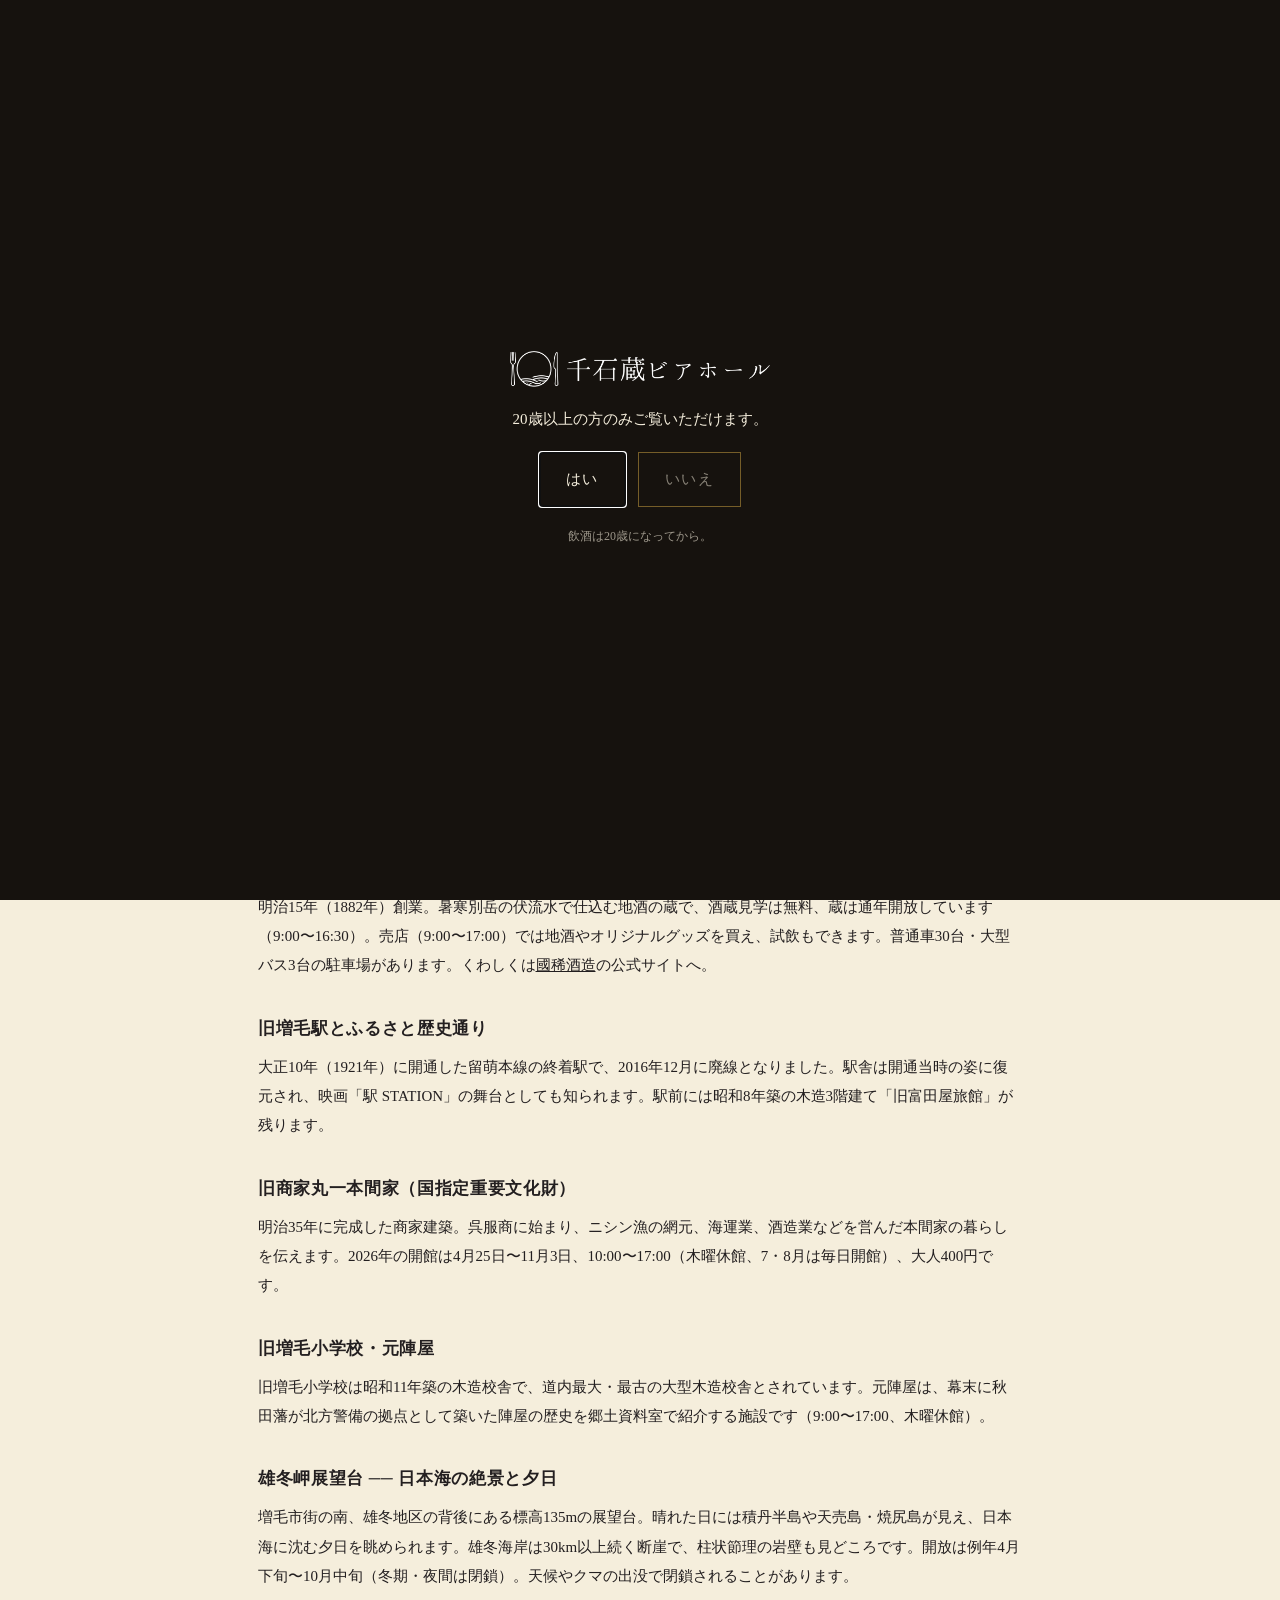
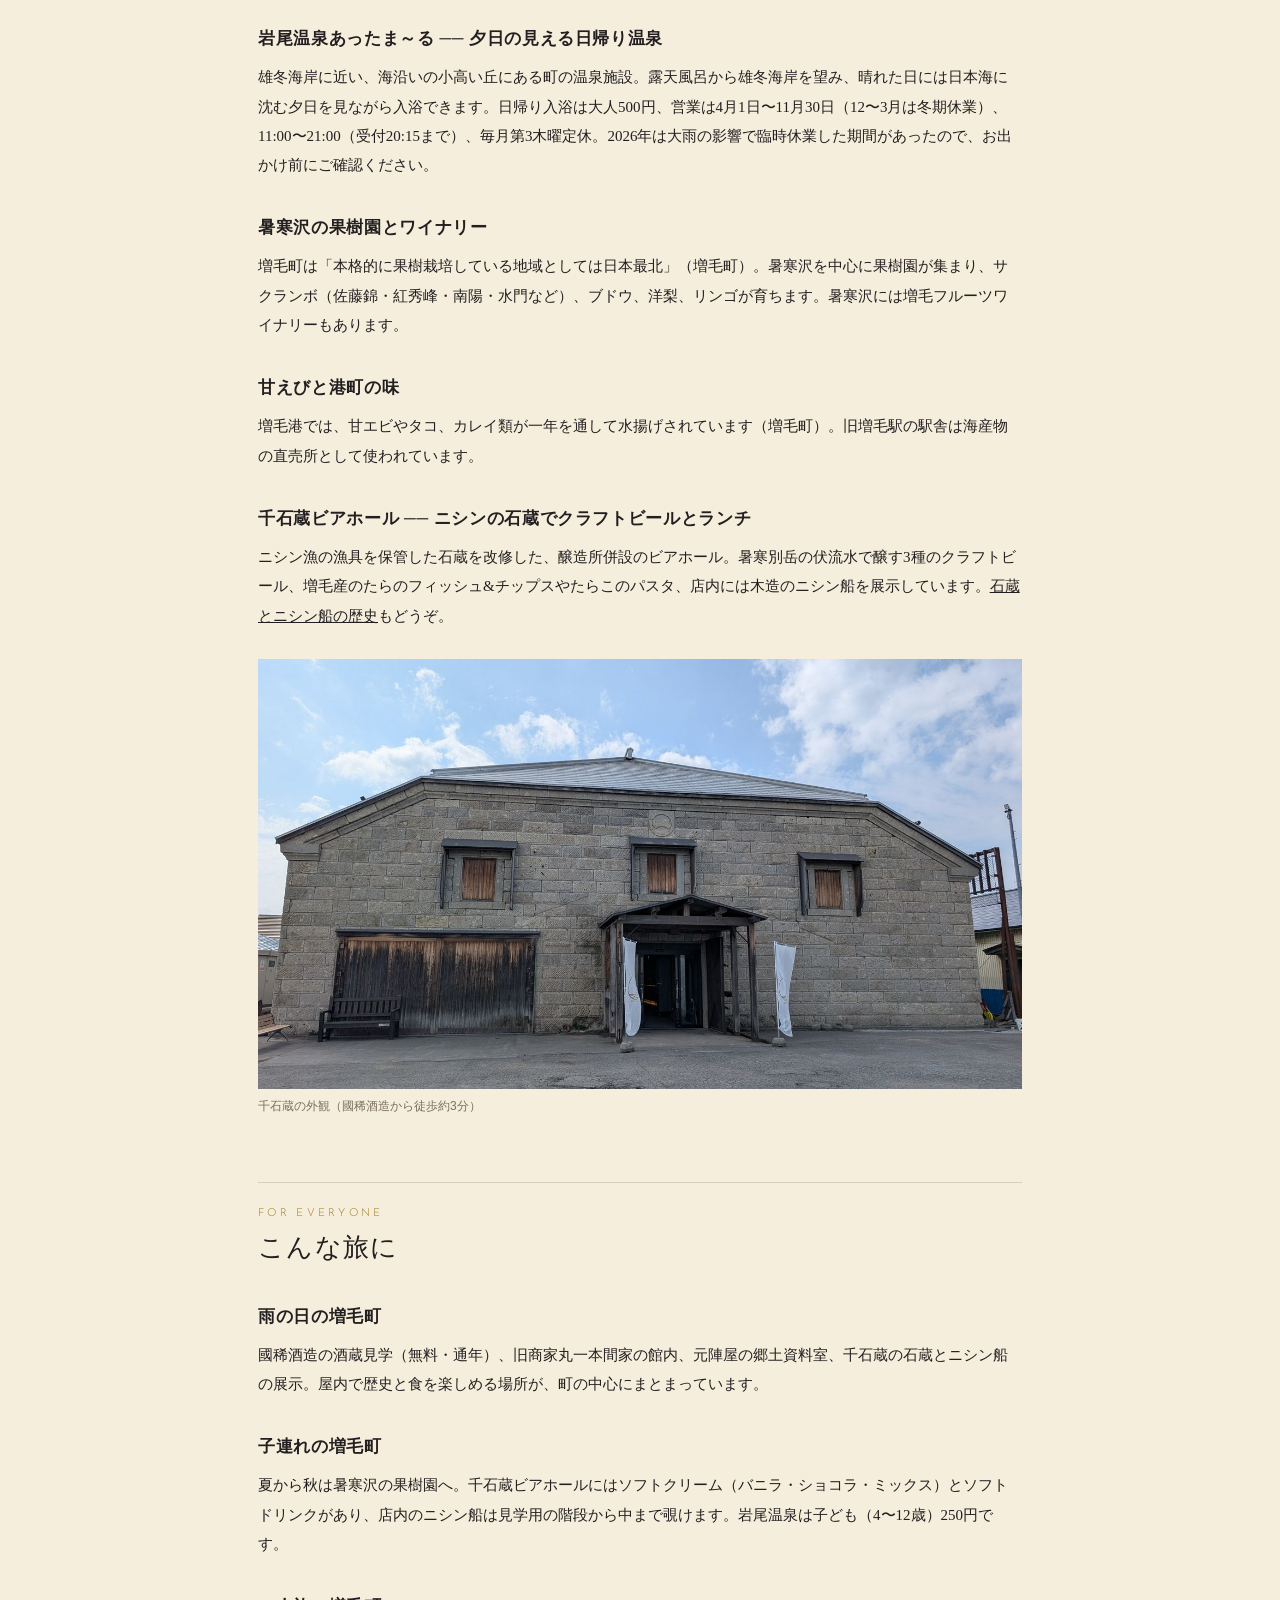
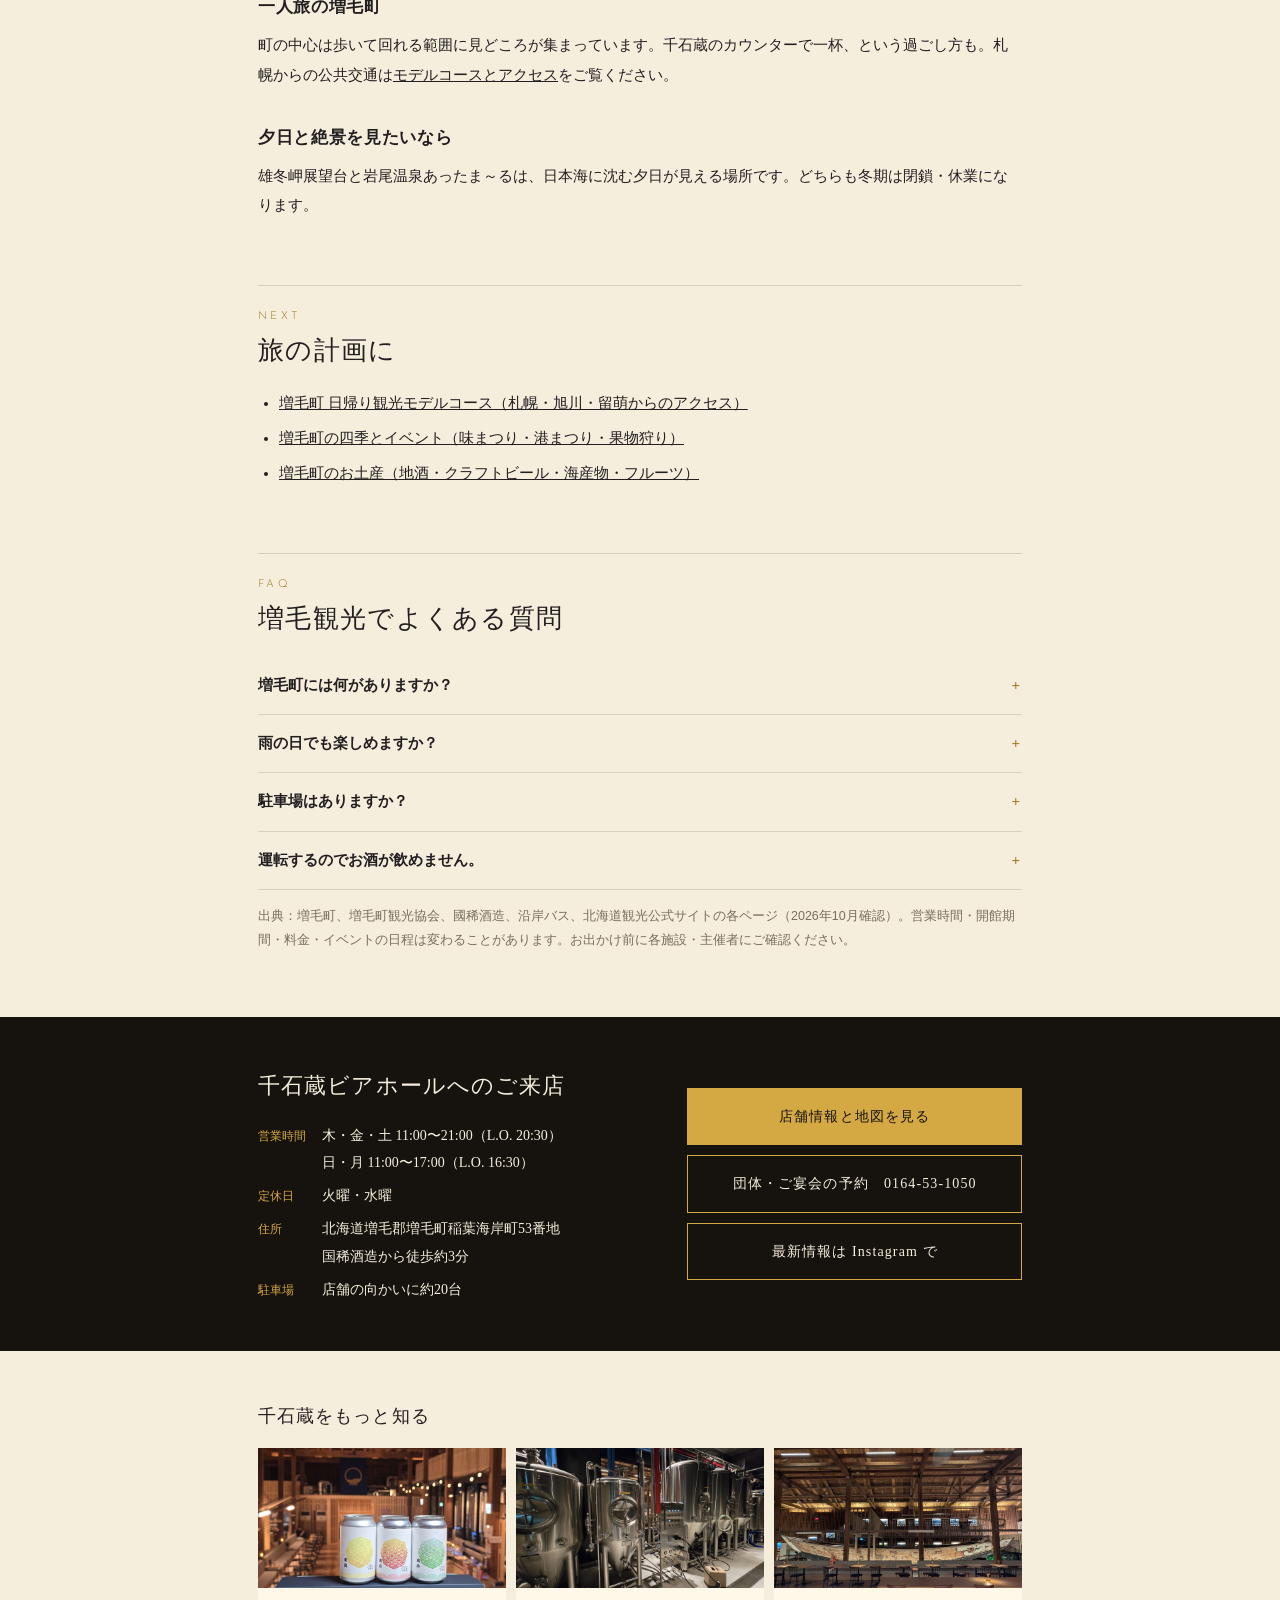
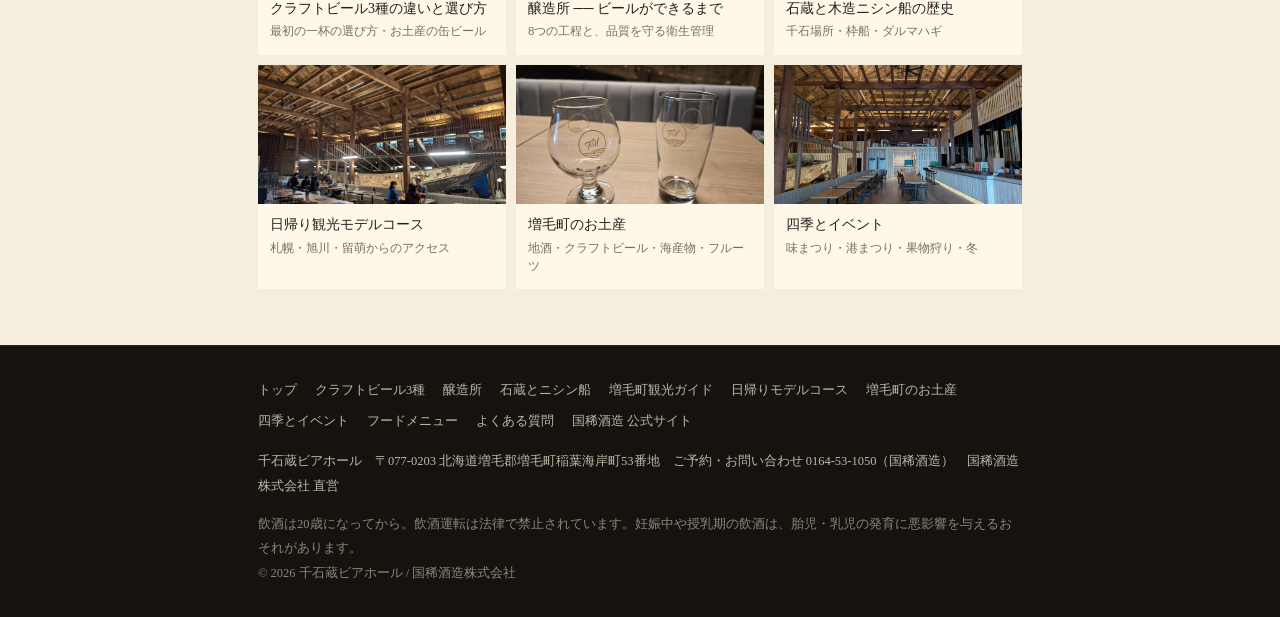
<file: mashike/index.html>
<!DOCTYPE html>
<html lang="ja">
<head>
  <meta charset="UTF-8">
  <meta name="viewport" content="width=device-width, initial-scale=1.0">
  <title>増毛町観光ガイド｜見どころ・ランチ・温泉・アクセス｜千石蔵ビアホールから歩く増毛</title>
  <meta name="description" content="北海道増毛町の観光ガイド。國稀酒造の酒蔵見学、旧増毛駅や旧商家丸一本間家の町並み、雄冬岬展望台や岩尾温泉の夕日、果樹園まで、増毛町の見どころと楽しみ方を紹介。雨の日・子連れ・一人旅のヒントと、ランチに寄れる千石蔵ビアホール（國稀酒造から徒歩約3分）の案内。">
  <link rel="canonical" href="https://kunimare-craftbeer.com/mashike/">
  <meta name="robots" content="noindex, nofollow, noimageindex">
  <meta name="theme-color" content="#16120e">
  <meta name="format-detection" content="telephone=no">
  <meta property="og:type" content="article">
  <meta property="og:site_name" content="千石蔵ビアホール">
  <meta property="og:locale" content="ja_JP">
  <meta property="og:url" content="https://kunimare-craftbeer.com/mashike/">
  <meta property="og:title" content="増毛町観光ガイド｜見どころ・ランチ・温泉・アクセス｜千石蔵ビアホールから歩く増毛">
  <meta property="og:description" content="北海道増毛町の観光ガイド。國稀酒造の酒蔵見学、旧増毛駅や旧商家丸一本間家の町並み、雄冬岬展望台や岩尾温泉の夕日、果樹園まで、増毛町の見どころと楽しみ方を紹介。雨の日・子連れ・一人旅のヒントと、ランチに寄れる千石蔵ビアホール（國稀酒造から徒歩約3分）の案内。">
  <meta property="og:image" content="https://kunimare-craftbeer.com/img/space-exterior.jpg">
  <meta name="twitter:card" content="summary_large_image">
  <link rel="icon" type="image/png" sizes="48x48" href="../img/favicon-48.png">
  <link rel="apple-touch-icon" href="../img/apple-touch-icon.png">
  <script>try{if(sessionStorage.getItem('ageVerified'))document.documentElement.classList.add('age-ok')}catch(e){}</script>
  <link rel="preconnect" href="https://fonts.googleapis.com">
  <link rel="preconnect" href="https://fonts.gstatic.com" crossorigin>
  <link href="https://fonts.googleapis.com/css2?family=EB+Garamond:wght@400;500&family=Josefin+Sans:wght@300&display=swap" rel="stylesheet">
  <link rel="stylesheet" href="../css/sub.css">
  <script type="application/ld+json">
{
  "@context": "https://schema.org",
  "@graph": [
    {
      "@type": "Article",
      "@id": "https://kunimare-craftbeer.com/mashike/#article",
      "headline": "増毛町観光ガイド ── 酒蔵・町並み・夕日・果樹園",
      "description": "北海道増毛町の観光ガイド。國稀酒造の酒蔵見学、旧増毛駅や旧商家丸一本間家の町並み、雄冬岬展望台や岩尾温泉の夕日、果樹園まで、増毛町の見どころと楽しみ方を紹介。雨の日・子連れ・一人旅のヒントと、ランチに寄れる千石蔵ビアホール（國稀酒造から徒歩約3分）の案内。",
      "image": "https://kunimare-craftbeer.com/img/space-exterior.jpg",
      "inLanguage": "ja",
      "datePublished": "2026-10-27",
      "dateModified": "2026-10-27",
      "mainEntityOfPage": "https://kunimare-craftbeer.com/mashike/",
      "author": {
        "@id": "https://kunimare-craftbeer.com/#kunimare"
      },
      "publisher": {
        "@id": "https://kunimare-craftbeer.com/#kunimare"
      },
      "about": {
        "@id": "https://kunimare-craftbeer.com/#beerhall"
      }
    },
    {
      "@type": "BreadcrumbList",
      "itemListElement": [
        {
          "@type": "ListItem",
          "position": 1,
          "name": "千石蔵ビアホール",
          "item": "https://kunimare-craftbeer.com/"
        },
        {
          "@type": "ListItem",
          "position": 2,
          "name": "増毛町観光ガイド",
          "item": "https://kunimare-craftbeer.com/mashike/"
        }
      ]
    },
    {
      "@type": "Organization",
      "@id": "https://kunimare-craftbeer.com/#kunimare",
      "name": "国稀酒造株式会社",
      "url": "https://www.kunimare.co.jp/"
    },
    {
      "@type": [
        "BarOrPub",
        "Brewery"
      ],
      "@id": "https://kunimare-craftbeer.com/#beerhall",
      "name": "千石蔵ビアホール",
      "url": "https://kunimare-craftbeer.com/",
      "telephone": "+81-164-53-1050",
      "address": {
        "@type": "PostalAddress",
        "postalCode": "077-0203",
        "addressRegion": "北海道",
        "addressLocality": "増毛郡増毛町",
        "streetAddress": "稲葉海岸町53番地",
        "addressCountry": "JP"
      }
    },
    {
      "@type": "FAQPage",
      "@id": "https://kunimare-craftbeer.com/mashike/#faq",
      "mainEntity": [
        {
          "@type": "Question",
          "name": "増毛町には何がありますか？",
          "acceptedAnswer": {
            "@type": "Answer",
            "text": "國稀酒造の酒蔵、旧増毛駅や旧商家丸一本間家などニシン漁で栄えた頃の町並み、雄冬岬展望台や岩尾温泉から見る日本海の夕日、暑寒沢の果樹園などがあります。"
          }
        },
        {
          "@type": "Question",
          "name": "雨の日でも楽しめますか？",
          "acceptedAnswer": {
            "@type": "Answer",
            "text": "國稀酒造の酒蔵見学（無料・通年）、旧商家丸一本間家の館内、元陣屋の郷土資料室、千石蔵ビアホールの石蔵とニシン船の展示など、屋内で過ごせる場所があります。"
          }
        },
        {
          "@type": "Question",
          "name": "駐車場はありますか？",
          "acceptedAnswer": {
            "@type": "Answer",
            "text": "千石蔵ビアホールは店舗前の道路を挟んだ向かいに約20台分あります。満車のときは、國稀ショップ周辺や旧増毛駅前の駐車場をご利用ください。"
          }
        },
        {
          "@type": "Question",
          "name": "運転するのでお酒が飲めません。",
          "acceptedAnswer": {
            "@type": "Answer",
            "text": "千石蔵ビアホールでは、ソフトクリーム（バニラ・ショコラ・ミックス）やコーヒー、ソフトドリンクをご用意しています。お車を運転される方への酒類の提供はいたしません。"
          }
        }
      ]
    }
  ]
}
  </script>
</head>
<body>

<div id="age-gate" role="dialog" aria-modal="true" aria-label="年齢確認">
  <img src="../img/logo-white.png" width="493" height="67" alt="千石蔵ビアホール">
  <p>20歳以上の方のみご覧いただけます。</p>
  <div class="btns"><button type="button" id="age-yes">はい</button><button type="button" id="age-no">いいえ</button></div>
  <small>飲酒は20歳になってから。</small>
</div>

<header class="sub-header">
  <a class="sub-header__logo" href="../"><img src="../img/logo-white.png" width="493" height="67" alt="千石蔵ビアホール トップへ"></a>
  <nav class="sub-nav" id="sub-nav" aria-label="サイト内">
    <a href="../beer/">ビール</a>
    <a href="../brewery/">醸造所</a>
    <a href="../history/">歴史</a>
    <a href="../mashike/" aria-current="page">観光ガイド</a>
    <a href="../course/">モデルコース</a>
    <a href="../omiyage/">お土産</a>
    <a href="../season/">四季とイベント</a>
    <a href="../#shop">店舗情報</a>
  </nav>
  <button type="button" class="sub-burger" id="sub-burger" aria-label="メニューを開く" aria-expanded="false" aria-controls="sub-nav"><span></span><span></span><span></span></button>
</header>

<main>
<section class="sub-hero">
  <img src="../img/space-exterior.jpg" alt="" width="1600" height="900" fetchpriority="high">
  <div class="sub-hero__inner">
    <p class="sub-hero__label">Mashike Guide</p>
    <h1>増毛町観光ガイド<br>酒蔵・町並み・夕日・果樹園<small>千石蔵ビアホールから楽しむ増毛のまち</small></h1>
  </div>
</section>

<nav class="crumb" aria-label="パンくずリスト">
  <ol><li><a href="../">千石蔵ビアホール</a></li><li aria-current="page">増毛町観光ガイド</li></ol>
</nav>

<article class="article">
<p class="lead">北海道の日本海側、留萌の南にある増毛町（ましけちょう）。ニシン漁で栄えた港町には、明治から昭和初期の建物がいまも残り、日本最北の酒蔵・國稀酒造があり、海沿いには断崖と夕日の絶景が続きます。千石蔵ビアホールは<strong>國稀酒造から徒歩約3分</strong>。増毛観光のランチや休憩にお立ち寄りください。</p>

<h2><span class="en">Highlights</span>増毛町の見どころ</h2>
<h3>國稀酒造 ── 日本最北の酒蔵</h3>
<p>明治15年（1882年）創業。暑寒別岳の伏流水で仕込む地酒の蔵で、酒蔵見学は無料、蔵は通年開放しています（9:00〜16:30）。売店（9:00〜17:00）では地酒やオリジナルグッズを買え、試飲もできます。普通車30台・大型バス3台の駐車場があります。くわしくは<a href="https://www.kunimare.co.jp/" target="_blank" rel="noopener">國稀酒造</a>の公式サイトへ。</p>
<h3>旧増毛駅とふるさと歴史通り</h3>
<p>大正10年（1921年）に開通した留萌本線の終着駅で、2016年12月に廃線となりました。駅舎は開通当時の姿に復元され、映画「駅 STATION」の舞台としても知られます。駅前には昭和8年築の木造3階建て「旧富田屋旅館」が残ります。</p>
<h3>旧商家丸一本間家（国指定重要文化財）</h3>
<p>明治35年に完成した商家建築。呉服商に始まり、ニシン漁の網元、海運業、酒造業などを営んだ本間家の暮らしを伝えます。2026年の開館は4月25日〜11月3日、10:00〜17:00（木曜休館、7・8月は毎日開館）、大人400円です。</p>
<h3>旧増毛小学校・元陣屋</h3>
<p>旧増毛小学校は昭和11年築の木造校舎で、道内最大・最古の大型木造校舎とされています。元陣屋は、幕末に秋田藩が北方警備の拠点として築いた陣屋の歴史を郷土資料室で紹介する施設です（9:00〜17:00、木曜休館）。</p>
<h3>雄冬岬展望台 ── 日本海の絶景と夕日</h3>
<p>増毛市街の南、雄冬地区の背後にある標高135mの展望台。晴れた日には積丹半島や天売島・焼尻島が見え、日本海に沈む夕日を眺められます。雄冬海岸は30km以上続く断崖で、柱状節理の岩壁も見どころです。開放は例年4月下旬〜10月中旬（冬期・夜間は閉鎖）。天候やクマの出没で閉鎖されることがあります。</p>
<h3>岩尾温泉あったま～る ── 夕日の見える日帰り温泉</h3>
<p>雄冬海岸に近い、海沿いの小高い丘にある町の温泉施設。露天風呂から雄冬海岸を望み、晴れた日には日本海に沈む夕日を見ながら入浴できます。日帰り入浴は大人500円、営業は4月1日〜11月30日（12〜3月は冬期休業）、11:00〜21:00（受付20:15まで）、毎月第3木曜定休。2026年は大雨の影響で臨時休業した期間があったので、お出かけ前にご確認ください。</p>
<h3>暑寒沢の果樹園とワイナリー</h3>
<p>増毛町は「本格的に果樹栽培している地域としては日本最北」（増毛町）。暑寒沢を中心に果樹園が集まり、サクランボ（佐藤錦・紅秀峰・南陽・水門など）、ブドウ、洋梨、リンゴが育ちます。暑寒沢には増毛フルーツワイナリーもあります。</p>
<h3>甘えびと港町の味</h3>
<p>増毛港では、甘エビやタコ、カレイ類が一年を通して水揚げされています（増毛町）。旧増毛駅の駅舎は海産物の直売所として使われています。</p>
<h3>千石蔵ビアホール ── ニシンの石蔵でクラフトビールとランチ</h3>
<p>ニシン漁の漁具を保管した石蔵を改修した、醸造所併設のビアホール。暑寒別岳の伏流水で醸す3種のクラフトビール、増毛産のたらのフィッシュ&amp;チップスやたらこのパスタ、店内には木造のニシン船を展示しています。<a href="../history/">石蔵とニシン船の歴史</a>もどうぞ。</p>

<figure>
  <img src="../img/space-exterior.jpg" width="1400" height="788" alt="青空の下の千石蔵の外観。石積みの壁の蔵" loading="lazy">
  <figcaption>千石蔵の外観（國稀酒造から徒歩約3分）</figcaption>
</figure>

<h2><span class="en">For Everyone</span>こんな旅に</h2>
<h3>雨の日の増毛町</h3>
<p>國稀酒造の酒蔵見学（無料・通年）、旧商家丸一本間家の館内、元陣屋の郷土資料室、千石蔵の石蔵とニシン船の展示。屋内で歴史と食を楽しめる場所が、町の中心にまとまっています。</p>
<h3>子連れの増毛町</h3>
<p>夏から秋は暑寒沢の果樹園へ。千石蔵ビアホールにはソフトクリーム（バニラ・ショコラ・ミックス）とソフトドリンクがあり、店内のニシン船は見学用の階段から中まで覗けます。岩尾温泉は子ども（4〜12歳）250円です。</p>
<h3>一人旅の増毛町</h3>
<p>町の中心は歩いて回れる範囲に見どころが集まっています。千石蔵のカウンターで一杯、という過ごし方も。札幌からの公共交通は<a href="../course/">モデルコースとアクセス</a>をご覧ください。</p>
<h3>夕日と絶景を見たいなら</h3>
<p>雄冬岬展望台と岩尾温泉あったま～るは、日本海に沈む夕日が見える場所です。どちらも冬期は閉鎖・休業になります。</p>

<h2><span class="en">Next</span>旅の計画に</h2>
<ul class="dots">
  <li><a href="../course/">増毛町 日帰り観光モデルコース（札幌・旭川・留萌からのアクセス）</a></li>
  <li><a href="../season/">増毛町の四季とイベント（味まつり・港まつり・果物狩り）</a></li>
  <li><a href="../omiyage/">増毛町のお土産（地酒・クラフトビール・海産物・フルーツ）</a></li>
</ul>

<h2><span class="en">FAQ</span>増毛観光でよくある質問</h2>
<div class="qa">
  <details><summary>増毛町には何がありますか？</summary><p>國稀酒造の酒蔵、旧増毛駅や旧商家丸一本間家などニシン漁で栄えた頃の町並み、雄冬岬展望台や岩尾温泉から見る日本海の夕日、暑寒沢の果樹園などがあります。</p></details>
  <details><summary>雨の日でも楽しめますか？</summary><p>國稀酒造の酒蔵見学（無料・通年）、旧商家丸一本間家の館内、元陣屋の郷土資料室、千石蔵ビアホールの石蔵とニシン船の展示など、屋内で過ごせる場所があります。</p></details>
  <details><summary>駐車場はありますか？</summary><p>千石蔵ビアホールは店舗前の道路を挟んだ向かいに約20台分あります。満車のときは、國稀ショップ周辺や旧増毛駅前の駐車場をご利用ください。</p></details>
  <details><summary>運転するのでお酒が飲めません。</summary><p>千石蔵ビアホールでは、ソフトクリーム（バニラ・ショコラ・ミックス）やコーヒー、ソフトドリンクをご用意しています。お車を運転される方への酒類の提供はいたしません。</p></details>
</div>

<p class="note">出典：増毛町、増毛町観光協会、國稀酒造、沿岸バス、北海道観光公式サイトの各ページ（2026年10月確認）。営業時間・開館期間・料金・イベントの日程は変わることがあります。お出かけ前に各施設・主催者にご確認ください。</p>
</article>

<section class="visit" aria-labelledby="visit-title">
  <div class="visit__inner">
    <div>
      <h2 id="visit-title">千石蔵ビアホールへのご来店</h2>
      <dl>
        <dt>営業時間</dt><dd>木・金・土 11:00〜21:00（L.O. 20:30）<br>日・月 11:00〜17:00（L.O. 16:30）</dd>
        <dt>定休日</dt><dd>火曜・水曜</dd>
        <dt>住所</dt><dd>北海道増毛郡増毛町稲葉海岸町53番地<br>国稀酒造から徒歩約3分</dd>
        <dt>駐車場</dt><dd>店舗の向かいに約20台</dd>
      </dl>
    </div>
    <div class="visit__btns">
      <a class="btn btn--fill" href="../#shop">店舗情報と地図を見る</a>
      <a class="btn" href="tel:0164531050">団体・ご宴会の予約　0164-53-1050</a>
      <a class="btn" href="https://www.instagram.com/sengokura_bierhall/" target="_blank" rel="noopener">最新情報は Instagram で</a>
    </div>
  </div>
</section>

<section class="related" aria-labelledby="related-title">
  <h2 id="related-title">千石蔵をもっと知る</h2>
  <ul>
    <li><a href="../beer/"><img src="../img/can-3set.jpg" alt="" width="640" height="360" loading="lazy"><span>クラフトビール3種の違いと選び方<small>最初の一杯の選び方・お土産の缶ビール</small></span></a></li>
    <li><a href="../brewery/"><img src="../img/brewery-1886.jpg" alt="" width="640" height="360" loading="lazy"><span>醸造所 ── ビールができるまで<small>8つの工程と、品質を守る衛生管理</small></span></a></li>
    <li><a href="../history/"><img src="../img/space-herring-boat.jpg" alt="" width="640" height="360" loading="lazy"><span>石蔵と木造ニシン船の歴史<small>千石場所・枠船・ダルマハギ</small></span></a></li>
    <li><a href="../course/"><img src="../img/space-evening.jpg" alt="" width="640" height="360" loading="lazy"><span>日帰り観光モデルコース<small>札幌・旭川・留萌からのアクセス</small></span></a></li>
    <li><a href="../omiyage/"><img src="../img/space-glasses.jpg" alt="" width="640" height="360" loading="lazy"><span>増毛町のお土産<small>地酒・クラフトビール・海産物・フルーツ</small></span></a></li>
    <li><a href="../season/"><img src="../img/space-hall.jpg" alt="" width="640" height="360" loading="lazy"><span>四季とイベント<small>味まつり・港まつり・果物狩り・冬</small></span></a></li>
  </ul>
</section>
</main>

<footer class="sub-footer">
  <div class="sub-footer__inner">
    <nav aria-label="フッター">
      <a href="../">トップ</a>
      <a href="../beer/">クラフトビール3種</a>
      <a href="../brewery/">醸造所</a>
      <a href="../history/">石蔵とニシン船</a>
      <a href="../mashike/">増毛町観光ガイド</a>
      <a href="../course/">日帰りモデルコース</a>
      <a href="../omiyage/">増毛町のお土産</a>
      <a href="../season/">四季とイベント</a>
      <a href="../#food">フードメニュー</a>
      <a href="../#faq">よくある質問</a>
      <a href="https://kunimare.co.jp" target="_blank" rel="noopener">国稀酒造 公式サイト</a>
    </nav>
    <p>千石蔵ビアホール　〒077-0203 北海道増毛郡増毛町稲葉海岸町53番地　ご予約・お問い合わせ 0164-53-1050（国稀酒造）　国稀酒造株式会社 直営</p>
    <p class="legal">飲酒は20歳になってから。飲酒運転は法律で禁止されています。妊娠中や授乳期の飲酒は、胎児・乳児の発育に悪影響を与えるおそれがあります。<br>© 2026 千石蔵ビアホール / 国稀酒造株式会社</p>
  </div>
</footer>
<script src="../js/sub.js"></script>
</body>
</html>
</file>
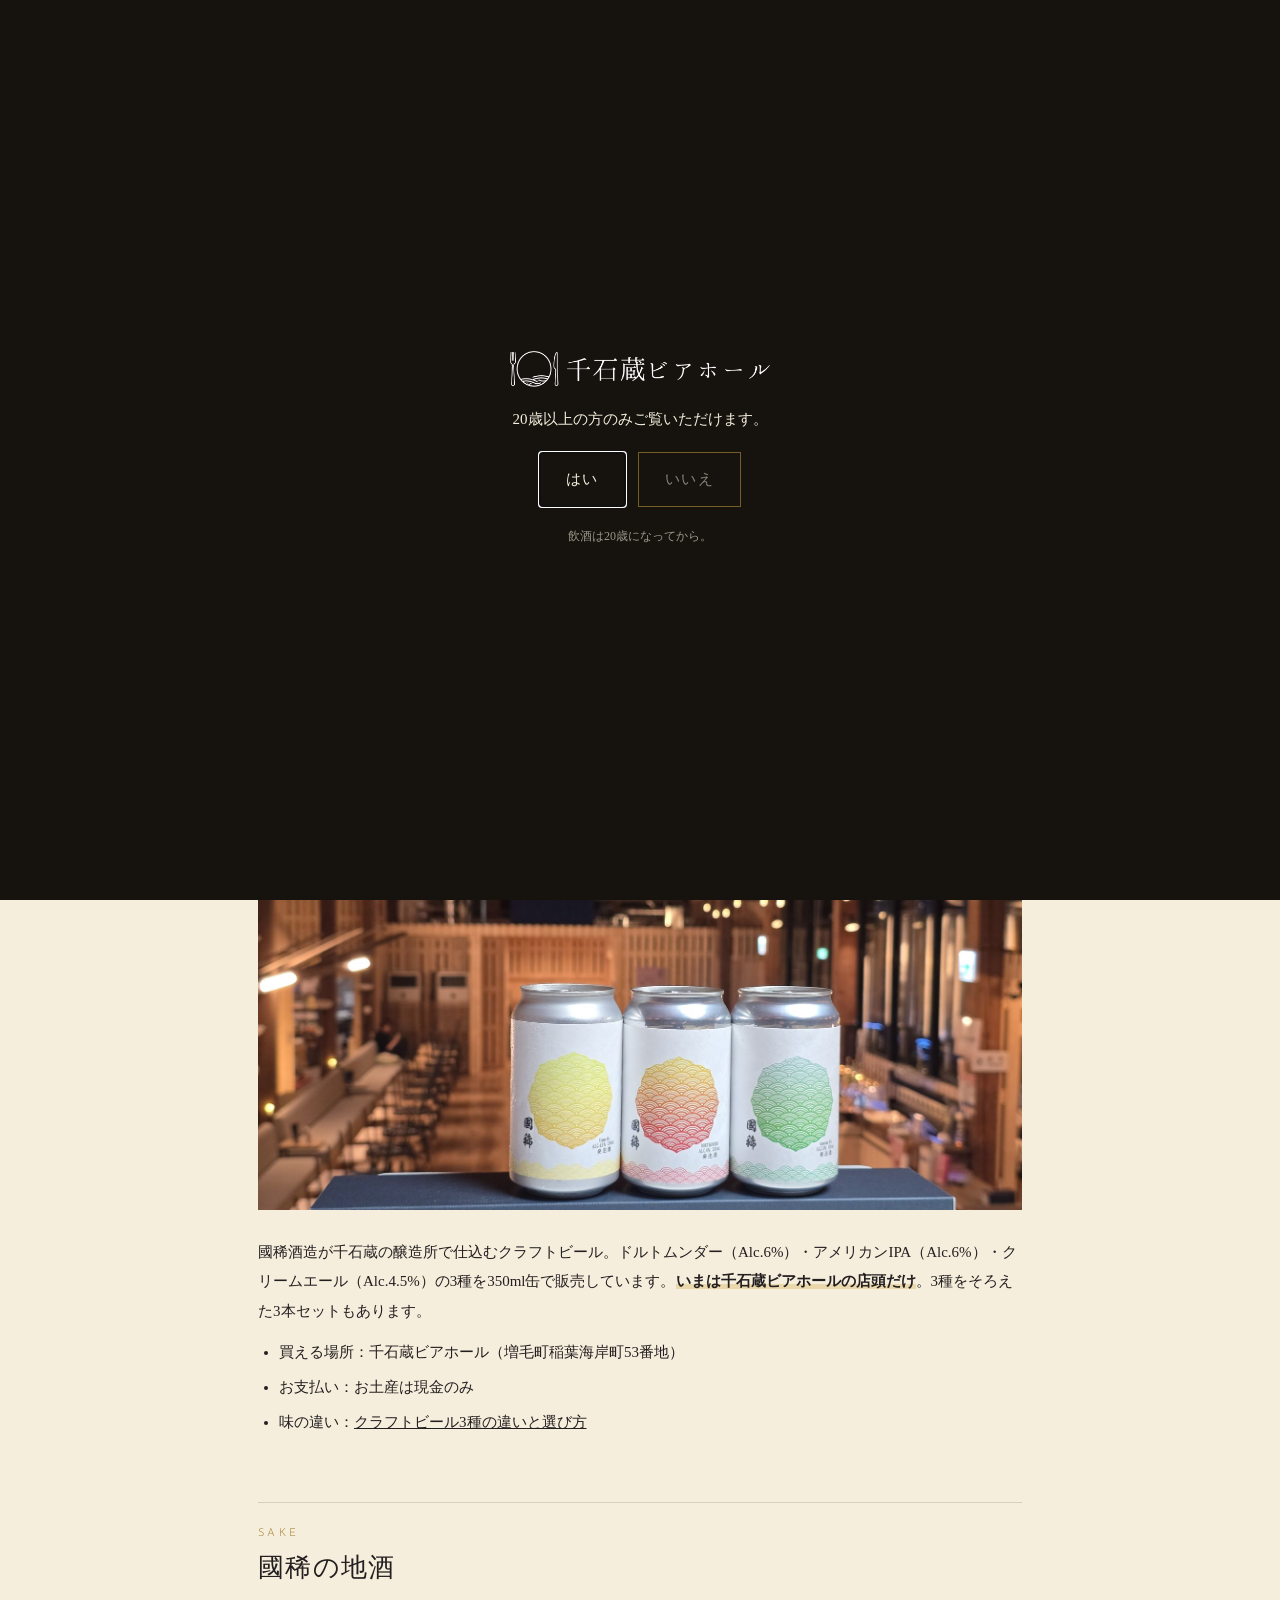
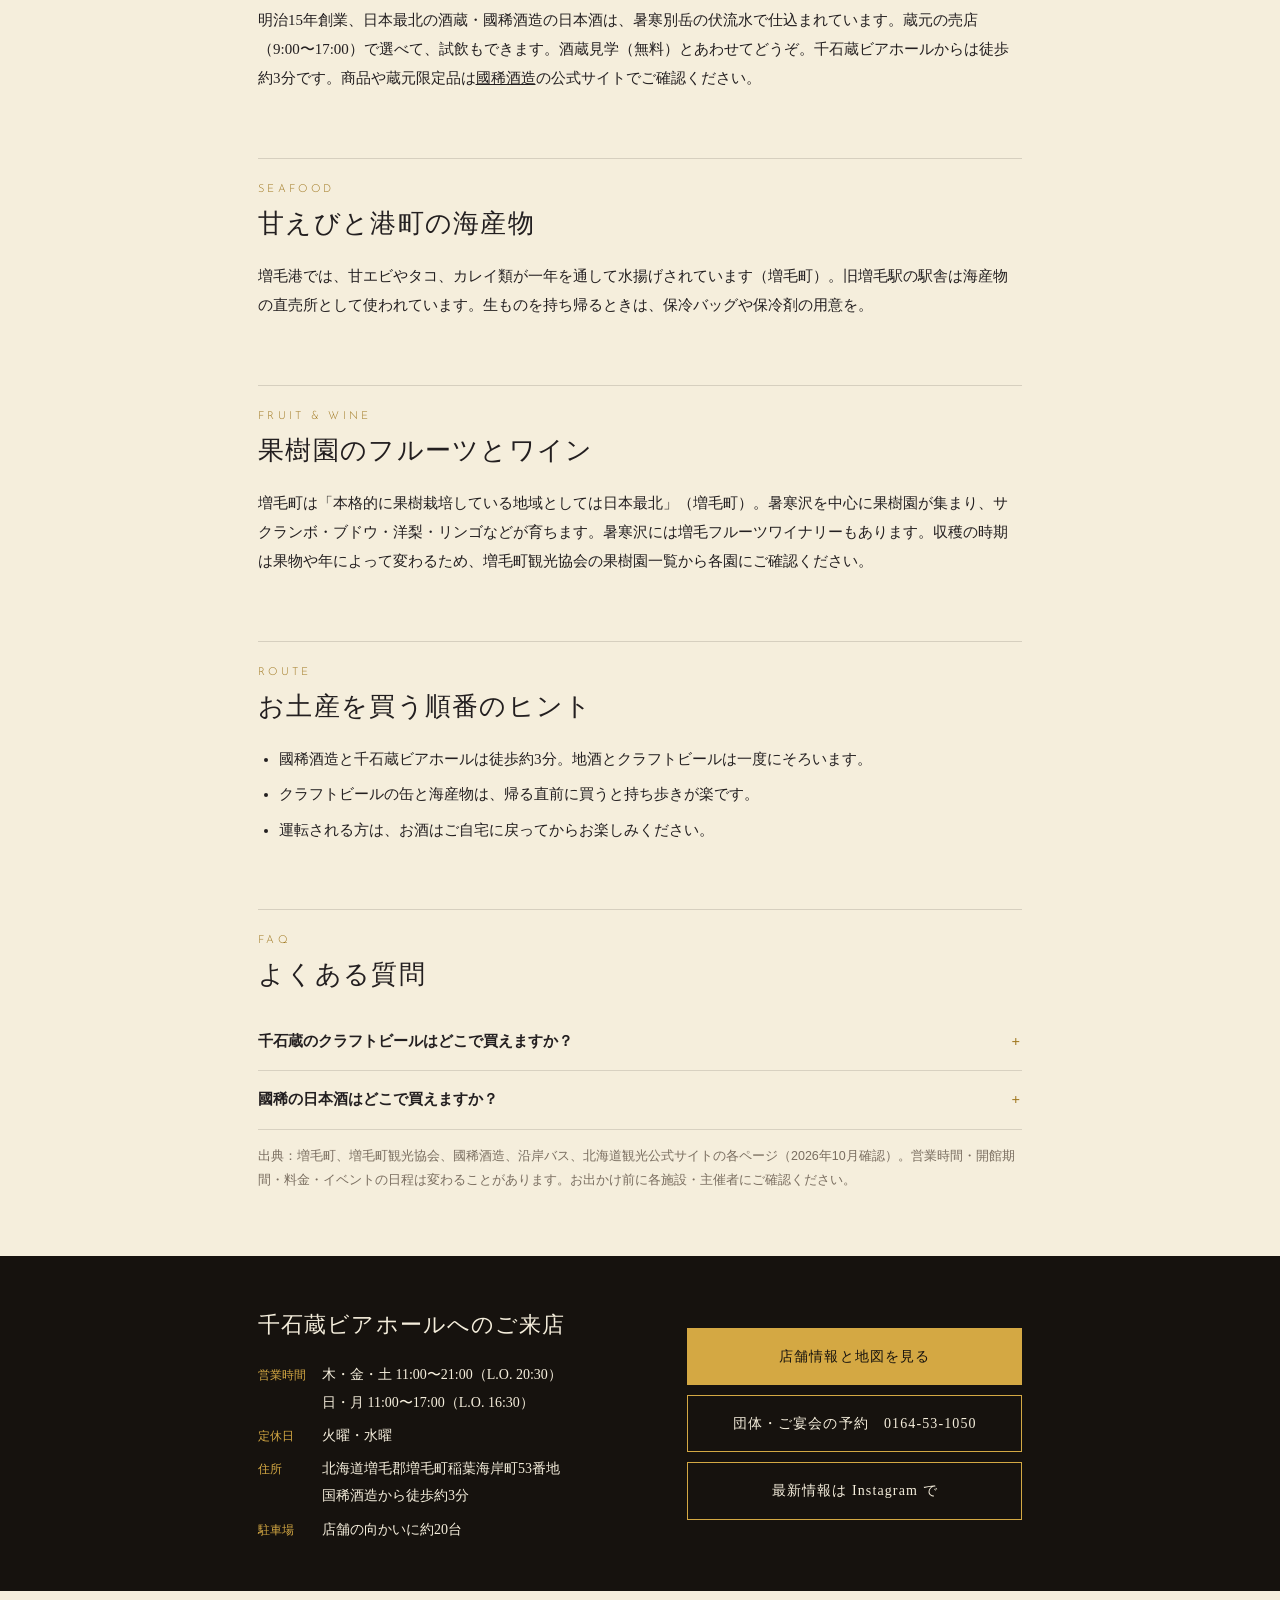
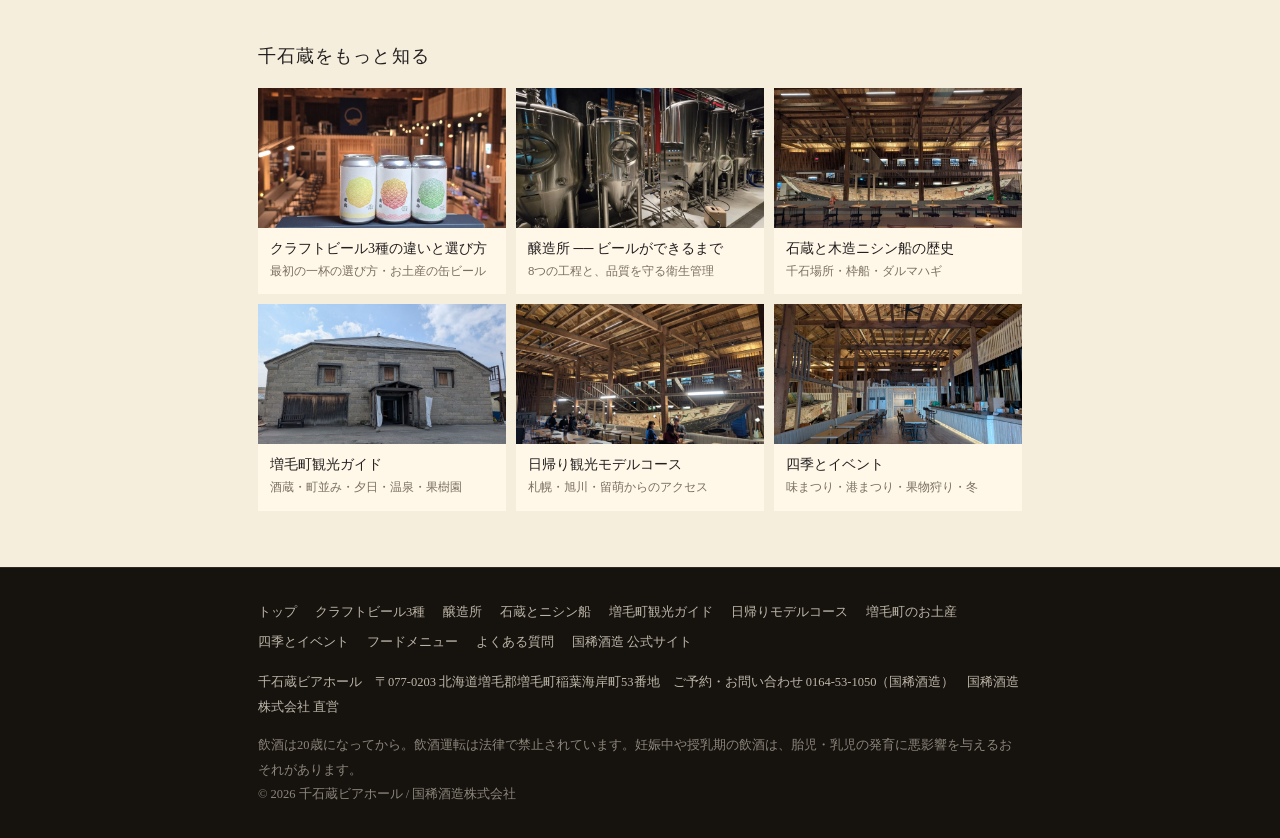
<file: omiyage/index.html>
<!DOCTYPE html>
<html lang="ja">
<head>
  <meta charset="UTF-8">
  <meta name="viewport" content="width=device-width, initial-scale=1.0">
  <title>増毛町のお土産｜地酒・クラフトビール・甘えびなど海産物・フルーツ｜千石蔵ビアホール</title>
  <meta name="description" content="増毛町で買えるお土産ガイド。國稀酒造の地酒、千石蔵ビアホール限定のクラフトビール缶3種、甘えびなど港町の海産物、暑寒沢の果樹園のフルーツとワイン。買える場所とお支払い・持ち帰りのポイントをまとめました。">
  <link rel="canonical" href="https://kunimare-craftbeer.com/omiyage/">
  <meta name="robots" content="noindex, nofollow, noimageindex">
  <meta name="theme-color" content="#16120e">
  <meta name="format-detection" content="telephone=no">
  <meta property="og:type" content="article">
  <meta property="og:site_name" content="千石蔵ビアホール">
  <meta property="og:locale" content="ja_JP">
  <meta property="og:url" content="https://kunimare-craftbeer.com/omiyage/">
  <meta property="og:title" content="増毛町のお土産｜地酒・クラフトビール・甘えびなど海産物・フルーツ｜千石蔵ビアホール">
  <meta property="og:description" content="増毛町で買えるお土産ガイド。國稀酒造の地酒、千石蔵ビアホール限定のクラフトビール缶3種、甘えびなど港町の海産物、暑寒沢の果樹園のフルーツとワイン。買える場所とお支払い・持ち帰りのポイントをまとめました。">
  <meta property="og:image" content="https://kunimare-craftbeer.com/img/can-3set.jpg">
  <meta name="twitter:card" content="summary_large_image">
  <link rel="icon" type="image/png" sizes="48x48" href="../img/favicon-48.png">
  <link rel="apple-touch-icon" href="../img/apple-touch-icon.png">
  <script>try{if(sessionStorage.getItem('ageVerified'))document.documentElement.classList.add('age-ok')}catch(e){}</script>
  <link rel="preconnect" href="https://fonts.googleapis.com">
  <link rel="preconnect" href="https://fonts.gstatic.com" crossorigin>
  <link href="https://fonts.googleapis.com/css2?family=EB+Garamond:wght@400;500&family=Josefin+Sans:wght@300&display=swap" rel="stylesheet">
  <link rel="stylesheet" href="../css/sub.css">
  <script type="application/ld+json">
{
  "@context": "https://schema.org",
  "@graph": [
    {
      "@type": "Article",
      "@id": "https://kunimare-craftbeer.com/omiyage/#article",
      "headline": "増毛町のお土産 ── 地酒・クラフトビール・海産物・フルーツ",
      "description": "増毛町で買えるお土産ガイド。國稀酒造の地酒、千石蔵ビアホール限定のクラフトビール缶3種、甘えびなど港町の海産物、暑寒沢の果樹園のフルーツとワイン。買える場所とお支払い・持ち帰りのポイントをまとめました。",
      "image": "https://kunimare-craftbeer.com/img/can-3set.jpg",
      "inLanguage": "ja",
      "datePublished": "2026-10-27",
      "dateModified": "2026-10-27",
      "mainEntityOfPage": "https://kunimare-craftbeer.com/omiyage/",
      "author": {
        "@id": "https://kunimare-craftbeer.com/#kunimare"
      },
      "publisher": {
        "@id": "https://kunimare-craftbeer.com/#kunimare"
      },
      "about": {
        "@id": "https://kunimare-craftbeer.com/#beerhall"
      }
    },
    {
      "@type": "BreadcrumbList",
      "itemListElement": [
        {
          "@type": "ListItem",
          "position": 1,
          "name": "千石蔵ビアホール",
          "item": "https://kunimare-craftbeer.com/"
        },
        {
          "@type": "ListItem",
          "position": 2,
          "name": "増毛町のお土産",
          "item": "https://kunimare-craftbeer.com/omiyage/"
        }
      ]
    },
    {
      "@type": "Organization",
      "@id": "https://kunimare-craftbeer.com/#kunimare",
      "name": "国稀酒造株式会社",
      "url": "https://www.kunimare.co.jp/"
    },
    {
      "@type": [
        "BarOrPub",
        "Brewery"
      ],
      "@id": "https://kunimare-craftbeer.com/#beerhall",
      "name": "千石蔵ビアホール",
      "url": "https://kunimare-craftbeer.com/",
      "telephone": "+81-164-53-1050",
      "address": {
        "@type": "PostalAddress",
        "postalCode": "077-0203",
        "addressRegion": "北海道",
        "addressLocality": "増毛郡増毛町",
        "streetAddress": "稲葉海岸町53番地",
        "addressCountry": "JP"
      }
    },
    {
      "@type": "FAQPage",
      "@id": "https://kunimare-craftbeer.com/omiyage/#faq",
      "mainEntity": [
        {
          "@type": "Question",
          "name": "千石蔵のクラフトビールはどこで買えますか？",
          "acceptedAnswer": {
            "@type": "Answer",
            "text": "千石蔵ビアホールの店頭でのみ販売しています（通販はしていません）。お土産は現金でのお支払いです。"
          }
        },
        {
          "@type": "Question",
          "name": "國稀の日本酒はどこで買えますか？",
          "acceptedAnswer": {
            "@type": "Answer",
            "text": "國稀酒造の売店（9:00〜17:00）で買えます。千石蔵ビアホールから徒歩約3分です。"
          }
        }
      ]
    }
  ]
}
  </script>
</head>
<body>

<div id="age-gate" role="dialog" aria-modal="true" aria-label="年齢確認">
  <img src="../img/logo-white.png" width="493" height="67" alt="千石蔵ビアホール">
  <p>20歳以上の方のみご覧いただけます。</p>
  <div class="btns"><button type="button" id="age-yes">はい</button><button type="button" id="age-no">いいえ</button></div>
  <small>飲酒は20歳になってから。</small>
</div>

<header class="sub-header">
  <a class="sub-header__logo" href="../"><img src="../img/logo-white.png" width="493" height="67" alt="千石蔵ビアホール トップへ"></a>
  <nav class="sub-nav" id="sub-nav" aria-label="サイト内">
    <a href="../beer/">ビール</a>
    <a href="../brewery/">醸造所</a>
    <a href="../history/">歴史</a>
    <a href="../mashike/">観光ガイド</a>
    <a href="../course/">モデルコース</a>
    <a href="../omiyage/" aria-current="page">お土産</a>
    <a href="../season/">四季とイベント</a>
    <a href="../#shop">店舗情報</a>
  </nav>
  <button type="button" class="sub-burger" id="sub-burger" aria-label="メニューを開く" aria-expanded="false" aria-controls="sub-nav"><span></span><span></span><span></span></button>
</header>

<main>
<section class="sub-hero">
  <img src="../img/can-3set.jpg" alt="" width="1600" height="900" fetchpriority="high">
  <div class="sub-hero__inner">
    <p class="sub-hero__label">Souvenir</p>
    <h1>増毛町のお土産<br>地酒・クラフトビール・海産物・フルーツ<small>買える場所とお支払い・持ち帰りのポイント</small></h1>
  </div>
</section>

<nav class="crumb" aria-label="パンくずリスト">
  <ol><li><a href="../">千石蔵ビアホール</a></li><li aria-current="page">増毛町のお土産</li></ol>
</nav>

<article class="article">
<p class="lead">酒蔵の町、港町、果樹の町。増毛町には、ここでしか手に入らないお土産がそろっています。<strong>地酒・クラフトビール・海産物・フルーツ</strong>の4つに分けて、買える場所をご紹介します。</p>

<h2><span class="en">Craft Beer</span>千石蔵のクラフトビール缶（店頭限定）</h2>
<figure>
  <img src="../img/can-3set.jpg" width="1600" height="901" alt="国稀クラフトビール350ml缶3種" loading="lazy">
</figure>
<p>國稀酒造が千石蔵の醸造所で仕込むクラフトビール。ドルトムンダー（Alc.6%）・アメリカンIPA（Alc.6%）・クリームエール（Alc.4.5%）の3種を350ml缶で販売しています。<strong>いまは千石蔵ビアホールの店頭だけ</strong>。3種をそろえた3本セットもあります。</p>
<ul class="dots">
  <li>買える場所：千石蔵ビアホール（増毛町稲葉海岸町53番地）</li>
  <li>お支払い：お土産は現金のみ</li>
  <li>味の違い：<a href="../beer/">クラフトビール3種の違いと選び方</a></li>
</ul>

<h2><span class="en">Sake</span>國稀の地酒</h2>
<p>明治15年創業、日本最北の酒蔵・國稀酒造の日本酒は、暑寒別岳の伏流水で仕込まれています。蔵元の売店（9:00〜17:00）で選べて、試飲もできます。酒蔵見学（無料）とあわせてどうぞ。千石蔵ビアホールからは徒歩約3分です。商品や蔵元限定品は<a href="https://www.kunimare.co.jp/" target="_blank" rel="noopener">國稀酒造</a>の公式サイトでご確認ください。</p>

<h2><span class="en">Seafood</span>甘えびと港町の海産物</h2>
<p>増毛港では、甘エビやタコ、カレイ類が一年を通して水揚げされています（増毛町）。旧増毛駅の駅舎は海産物の直売所として使われています。生ものを持ち帰るときは、保冷バッグや保冷剤の用意を。</p>

<h2><span class="en">Fruit &amp; Wine</span>果樹園のフルーツとワイン</h2>
<p>増毛町は「本格的に果樹栽培している地域としては日本最北」（増毛町）。暑寒沢を中心に果樹園が集まり、サクランボ・ブドウ・洋梨・リンゴなどが育ちます。暑寒沢には増毛フルーツワイナリーもあります。収穫の時期は果物や年によって変わるため、増毛町観光協会の果樹園一覧から各園にご確認ください。</p>

<h2><span class="en">Route</span>お土産を買う順番のヒント</h2>
<ul class="dots">
  <li>國稀酒造と千石蔵ビアホールは徒歩約3分。地酒とクラフトビールは一度にそろいます。</li>
  <li>クラフトビールの缶と海産物は、帰る直前に買うと持ち歩きが楽です。</li>
  <li>運転される方は、お酒はご自宅に戻ってからお楽しみください。</li>
</ul>

<h2><span class="en">FAQ</span>よくある質問</h2>
<div class="qa">
  <details><summary>千石蔵のクラフトビールはどこで買えますか？</summary><p>千石蔵ビアホールの店頭でのみ販売しています（通販はしていません）。お土産は現金でのお支払いです。</p></details>
  <details><summary>國稀の日本酒はどこで買えますか？</summary><p>國稀酒造の売店（9:00〜17:00）で買えます。千石蔵ビアホールから徒歩約3分です。</p></details>
</div>

<p class="note">出典：増毛町、増毛町観光協会、國稀酒造、沿岸バス、北海道観光公式サイトの各ページ（2026年10月確認）。営業時間・開館期間・料金・イベントの日程は変わることがあります。お出かけ前に各施設・主催者にご確認ください。</p>
</article>

<section class="visit" aria-labelledby="visit-title">
  <div class="visit__inner">
    <div>
      <h2 id="visit-title">千石蔵ビアホールへのご来店</h2>
      <dl>
        <dt>営業時間</dt><dd>木・金・土 11:00〜21:00（L.O. 20:30）<br>日・月 11:00〜17:00（L.O. 16:30）</dd>
        <dt>定休日</dt><dd>火曜・水曜</dd>
        <dt>住所</dt><dd>北海道増毛郡増毛町稲葉海岸町53番地<br>国稀酒造から徒歩約3分</dd>
        <dt>駐車場</dt><dd>店舗の向かいに約20台</dd>
      </dl>
    </div>
    <div class="visit__btns">
      <a class="btn btn--fill" href="../#shop">店舗情報と地図を見る</a>
      <a class="btn" href="tel:0164531050">団体・ご宴会の予約　0164-53-1050</a>
      <a class="btn" href="https://www.instagram.com/sengokura_bierhall/" target="_blank" rel="noopener">最新情報は Instagram で</a>
    </div>
  </div>
</section>

<section class="related" aria-labelledby="related-title">
  <h2 id="related-title">千石蔵をもっと知る</h2>
  <ul>
    <li><a href="../beer/"><img src="../img/can-3set.jpg" alt="" width="640" height="360" loading="lazy"><span>クラフトビール3種の違いと選び方<small>最初の一杯の選び方・お土産の缶ビール</small></span></a></li>
    <li><a href="../brewery/"><img src="../img/brewery-1886.jpg" alt="" width="640" height="360" loading="lazy"><span>醸造所 ── ビールができるまで<small>8つの工程と、品質を守る衛生管理</small></span></a></li>
    <li><a href="../history/"><img src="../img/space-herring-boat.jpg" alt="" width="640" height="360" loading="lazy"><span>石蔵と木造ニシン船の歴史<small>千石場所・枠船・ダルマハギ</small></span></a></li>
    <li><a href="../mashike/"><img src="../img/space-exterior.jpg" alt="" width="640" height="360" loading="lazy"><span>増毛町観光ガイド<small>酒蔵・町並み・夕日・温泉・果樹園</small></span></a></li>
    <li><a href="../course/"><img src="../img/space-evening.jpg" alt="" width="640" height="360" loading="lazy"><span>日帰り観光モデルコース<small>札幌・旭川・留萌からのアクセス</small></span></a></li>
    <li><a href="../season/"><img src="../img/space-hall.jpg" alt="" width="640" height="360" loading="lazy"><span>四季とイベント<small>味まつり・港まつり・果物狩り・冬</small></span></a></li>
  </ul>
</section>
</main>

<footer class="sub-footer">
  <div class="sub-footer__inner">
    <nav aria-label="フッター">
      <a href="../">トップ</a>
      <a href="../beer/">クラフトビール3種</a>
      <a href="../brewery/">醸造所</a>
      <a href="../history/">石蔵とニシン船</a>
      <a href="../mashike/">増毛町観光ガイド</a>
      <a href="../course/">日帰りモデルコース</a>
      <a href="../omiyage/">増毛町のお土産</a>
      <a href="../season/">四季とイベント</a>
      <a href="../#food">フードメニュー</a>
      <a href="../#faq">よくある質問</a>
      <a href="https://kunimare.co.jp" target="_blank" rel="noopener">国稀酒造 公式サイト</a>
    </nav>
    <p>千石蔵ビアホール　〒077-0203 北海道増毛郡増毛町稲葉海岸町53番地　ご予約・お問い合わせ 0164-53-1050（国稀酒造）　国稀酒造株式会社 直営</p>
    <p class="legal">飲酒は20歳になってから。飲酒運転は法律で禁止されています。妊娠中や授乳期の飲酒は、胎児・乳児の発育に悪影響を与えるおそれがあります。<br>© 2026 千石蔵ビアホール / 国稀酒造株式会社</p>
  </div>
</footer>
<script src="../js/sub.js"></script>
</body>
</html>
</file>
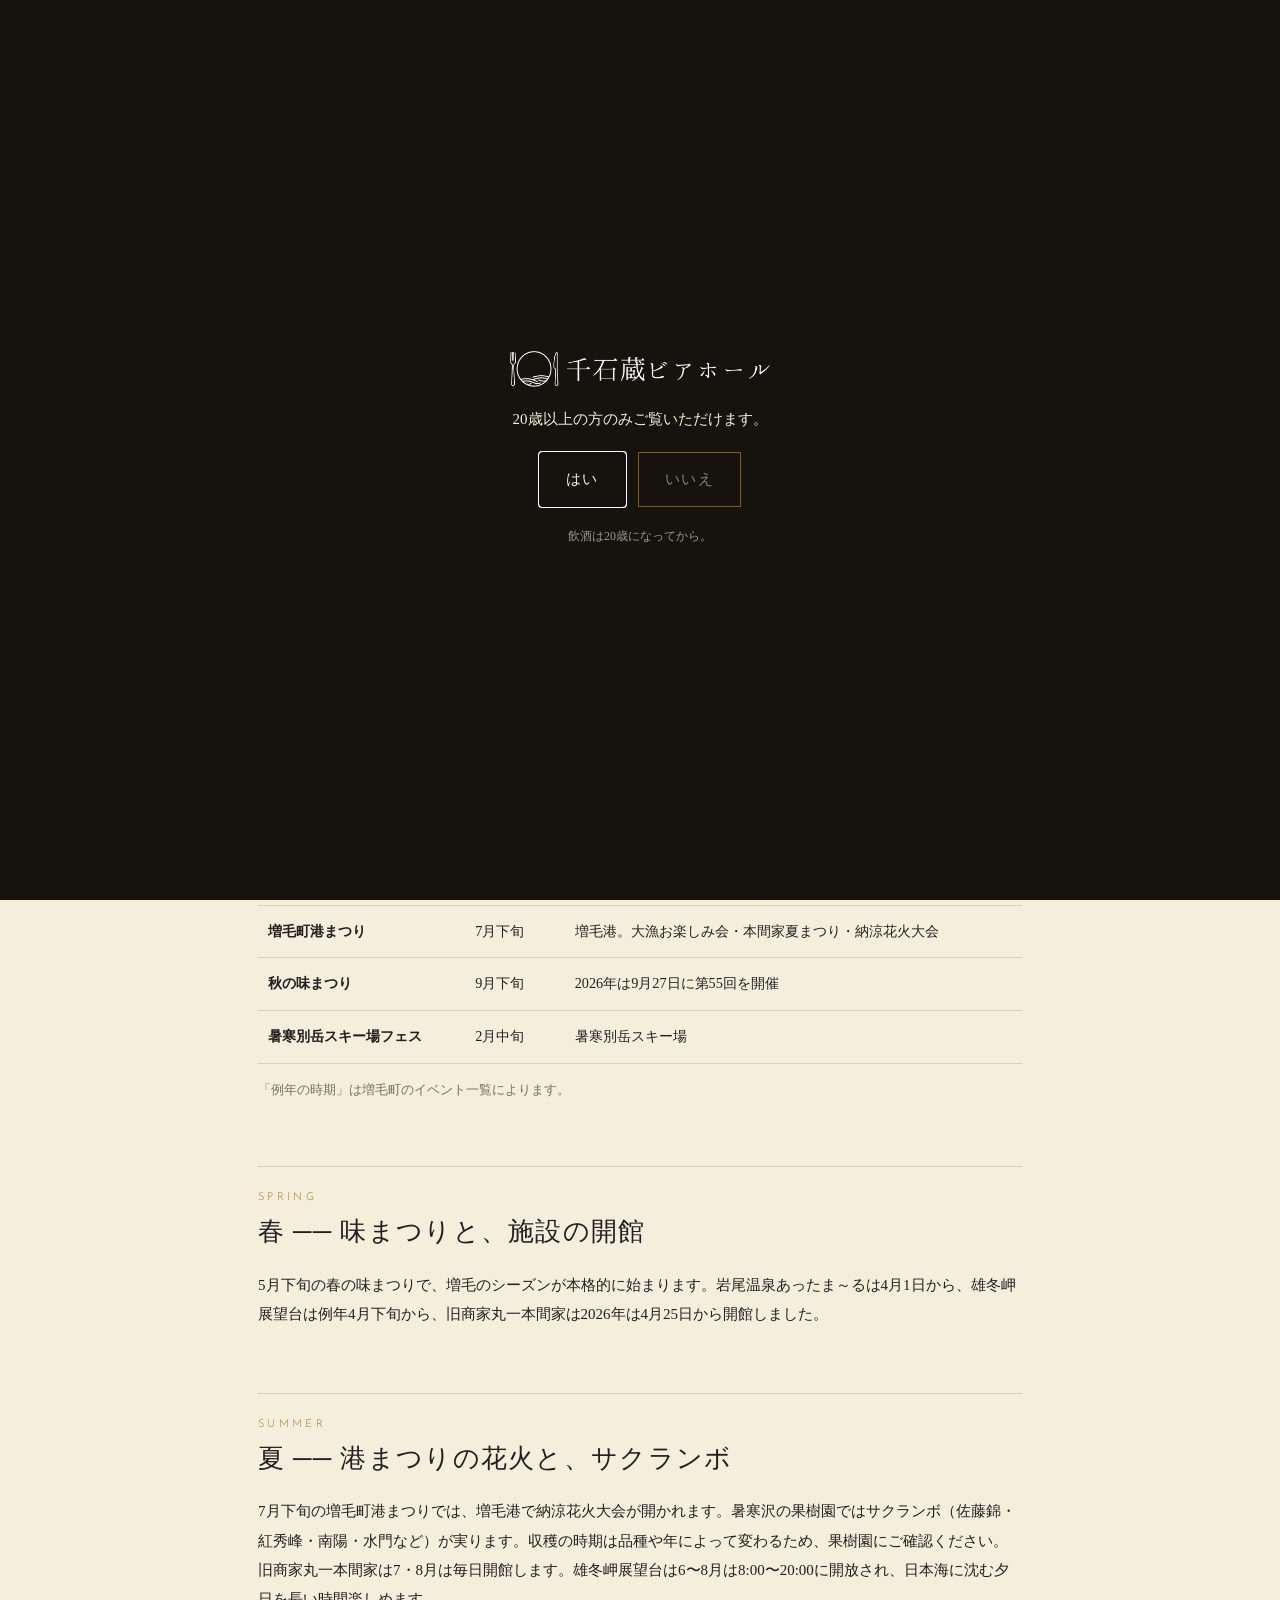
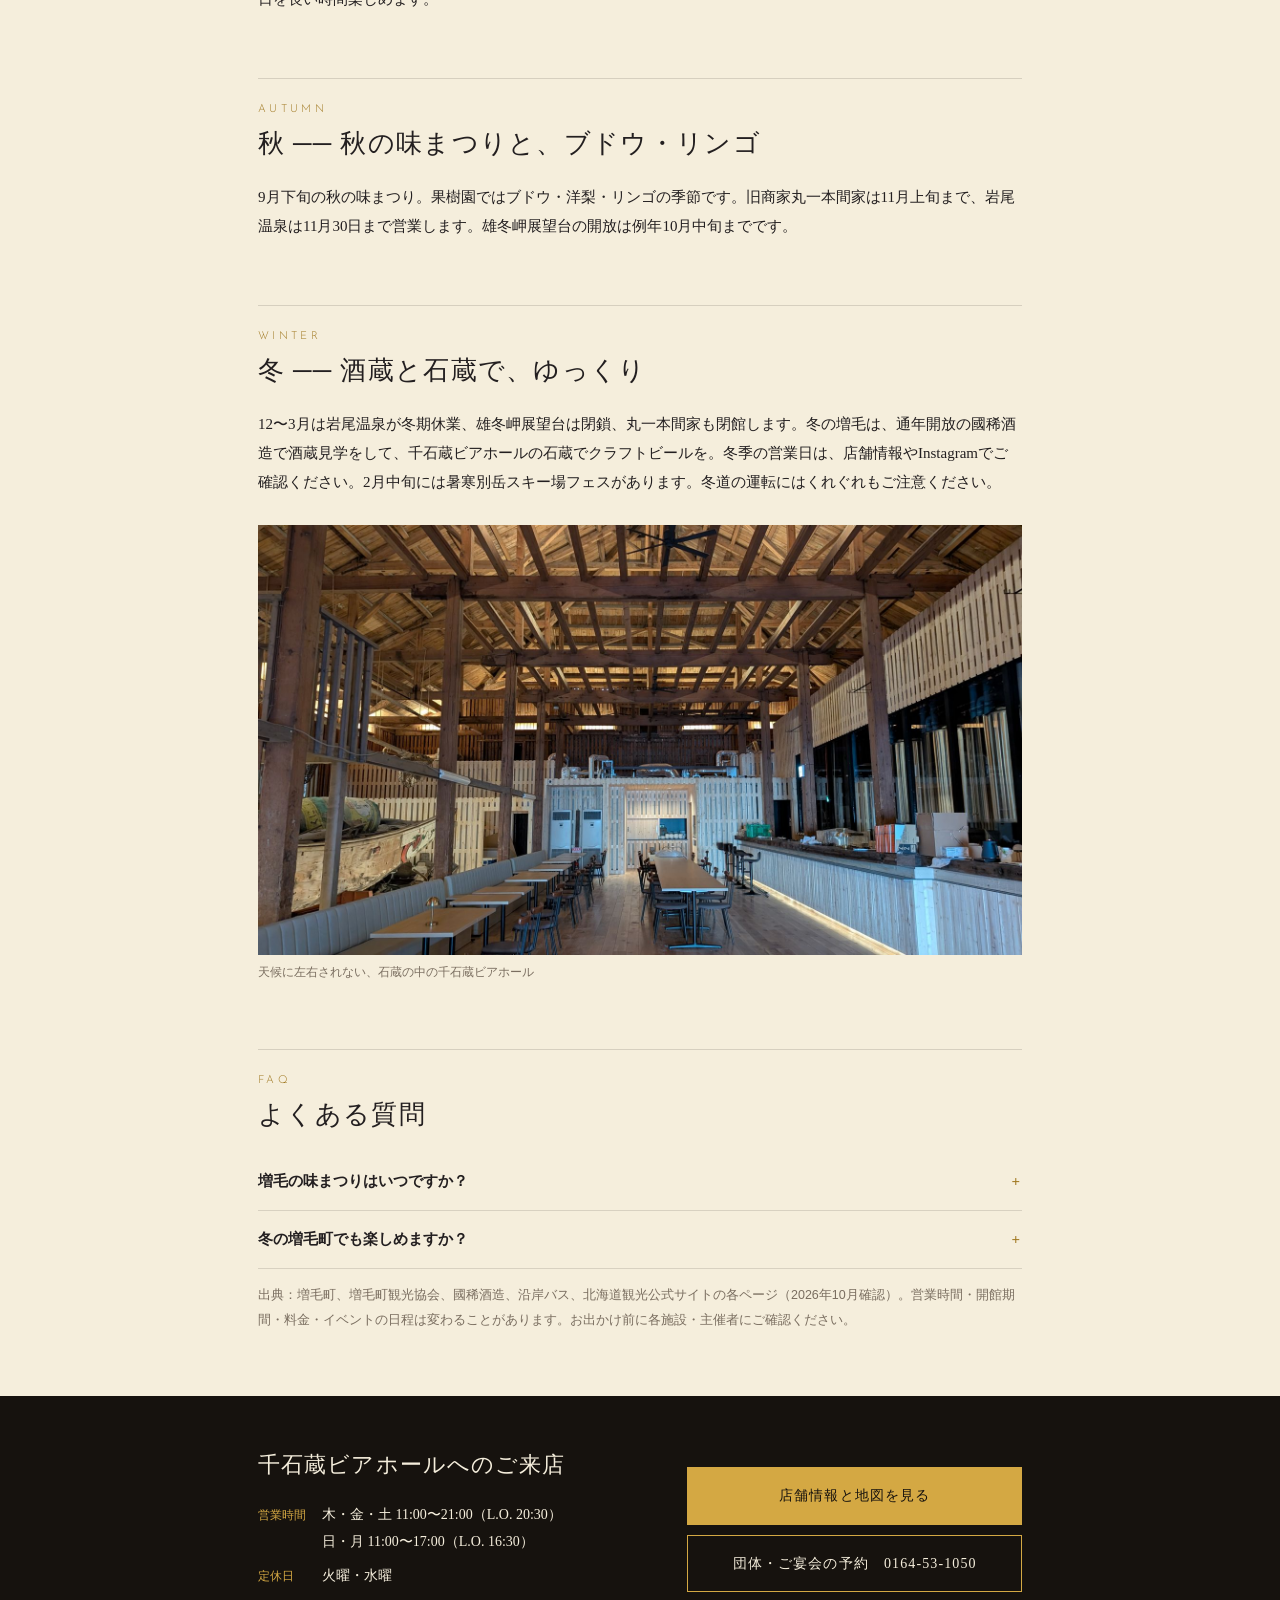
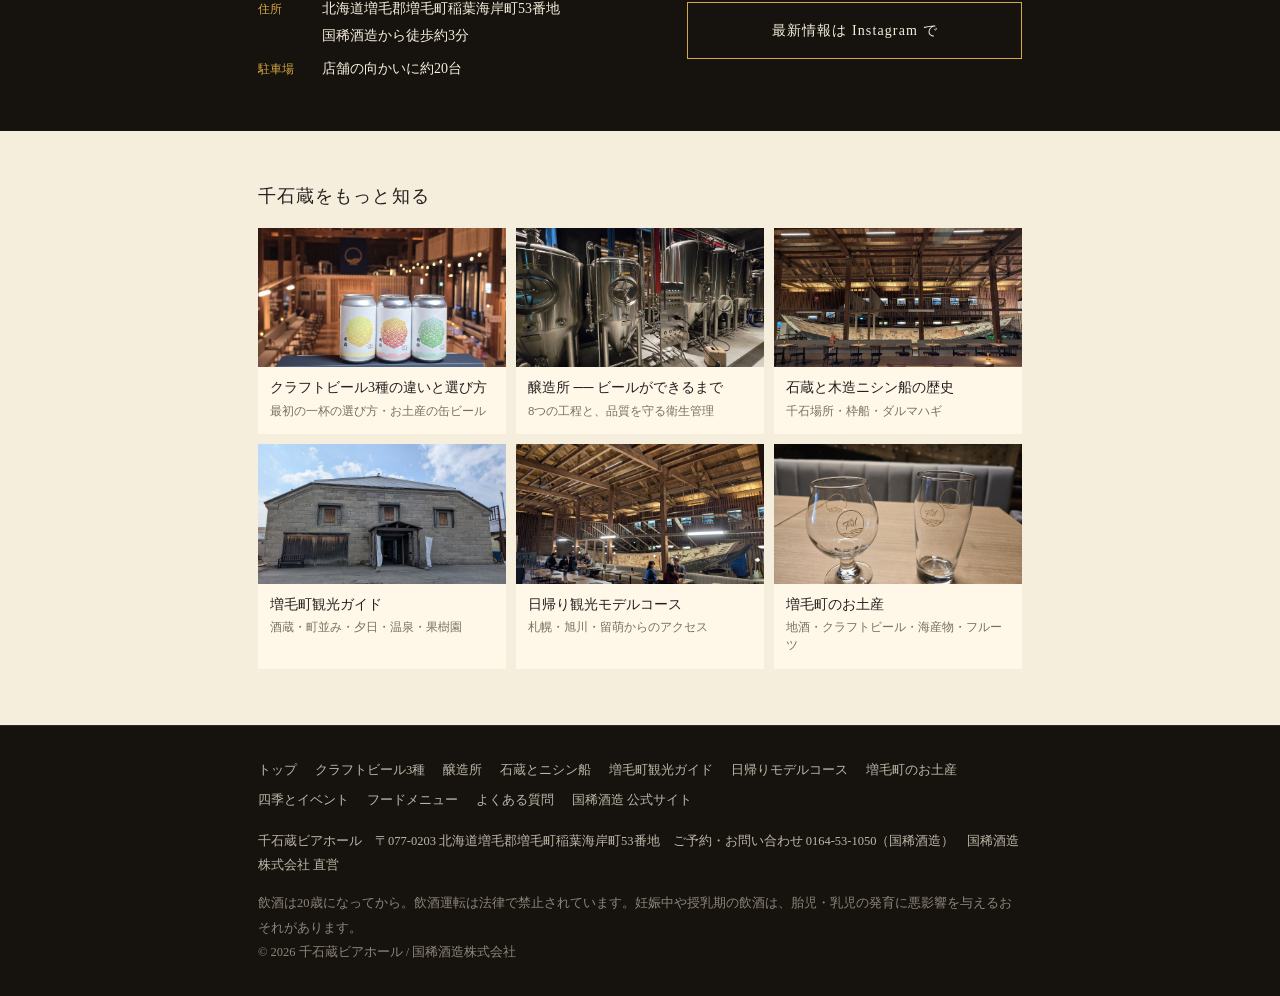
<file: season/index.html>
<!DOCTYPE html>
<html lang="ja">
<head>
  <meta charset="UTF-8">
  <meta name="viewport" content="width=device-width, initial-scale=1.0">
  <title>増毛町の四季とイベント｜春・秋の味まつり、港まつり花火、果物狩り、冬の過ごし方</title>
  <meta name="description" content="増毛町の季節ごとの楽しみ方とイベント。例年5月下旬の春の味まつり、7月下旬の増毛町港まつり（納涼花火大会）、9月下旬の秋の味まつり、果樹園のサクランボやリンゴ、冬の酒蔵と石蔵のビアホール。季節ごとの施設の開館期間もまとめました。">
  <link rel="canonical" href="https://kunimare-craftbeer.com/season/">
  <meta name="robots" content="noindex, nofollow, noimageindex">
  <meta name="theme-color" content="#16120e">
  <meta name="format-detection" content="telephone=no">
  <meta property="og:type" content="article">
  <meta property="og:site_name" content="千石蔵ビアホール">
  <meta property="og:locale" content="ja_JP">
  <meta property="og:url" content="https://kunimare-craftbeer.com/season/">
  <meta property="og:title" content="増毛町の四季とイベント｜春・秋の味まつり、港まつり花火、果物狩り、冬の過ごし方">
  <meta property="og:description" content="増毛町の季節ごとの楽しみ方とイベント。例年5月下旬の春の味まつり、7月下旬の増毛町港まつり（納涼花火大会）、9月下旬の秋の味まつり、果樹園のサクランボやリンゴ、冬の酒蔵と石蔵のビアホール。季節ごとの施設の開館期間もまとめました。">
  <meta property="og:image" content="https://kunimare-craftbeer.com/img/space-hall.jpg">
  <meta name="twitter:card" content="summary_large_image">
  <link rel="icon" type="image/png" sizes="48x48" href="../img/favicon-48.png">
  <link rel="apple-touch-icon" href="../img/apple-touch-icon.png">
  <script>try{if(sessionStorage.getItem('ageVerified'))document.documentElement.classList.add('age-ok')}catch(e){}</script>
  <link rel="preconnect" href="https://fonts.googleapis.com">
  <link rel="preconnect" href="https://fonts.gstatic.com" crossorigin>
  <link href="https://fonts.googleapis.com/css2?family=EB+Garamond:wght@400;500&family=Josefin+Sans:wght@300&display=swap" rel="stylesheet">
  <link rel="stylesheet" href="../css/sub.css">
  <script type="application/ld+json">
{
  "@context": "https://schema.org",
  "@graph": [
    {
      "@type": "Article",
      "@id": "https://kunimare-craftbeer.com/season/#article",
      "headline": "増毛町の四季とイベント ── 味まつり・港まつり・果物",
      "description": "増毛町の季節ごとの楽しみ方とイベント。例年5月下旬の春の味まつり、7月下旬の増毛町港まつり（納涼花火大会）、9月下旬の秋の味まつり、果樹園のサクランボやリンゴ、冬の酒蔵と石蔵のビアホール。季節ごとの施設の開館期間もまとめました。",
      "image": "https://kunimare-craftbeer.com/img/space-hall.jpg",
      "inLanguage": "ja",
      "datePublished": "2026-10-27",
      "dateModified": "2026-10-27",
      "mainEntityOfPage": "https://kunimare-craftbeer.com/season/",
      "author": {
        "@id": "https://kunimare-craftbeer.com/#kunimare"
      },
      "publisher": {
        "@id": "https://kunimare-craftbeer.com/#kunimare"
      },
      "about": {
        "@id": "https://kunimare-craftbeer.com/#beerhall"
      }
    },
    {
      "@type": "BreadcrumbList",
      "itemListElement": [
        {
          "@type": "ListItem",
          "position": 1,
          "name": "千石蔵ビアホール",
          "item": "https://kunimare-craftbeer.com/"
        },
        {
          "@type": "ListItem",
          "position": 2,
          "name": "増毛町の四季とイベント",
          "item": "https://kunimare-craftbeer.com/season/"
        }
      ]
    },
    {
      "@type": "Organization",
      "@id": "https://kunimare-craftbeer.com/#kunimare",
      "name": "国稀酒造株式会社",
      "url": "https://www.kunimare.co.jp/"
    },
    {
      "@type": [
        "BarOrPub",
        "Brewery"
      ],
      "@id": "https://kunimare-craftbeer.com/#beerhall",
      "name": "千石蔵ビアホール",
      "url": "https://kunimare-craftbeer.com/",
      "telephone": "+81-164-53-1050",
      "address": {
        "@type": "PostalAddress",
        "postalCode": "077-0203",
        "addressRegion": "北海道",
        "addressLocality": "増毛郡増毛町",
        "streetAddress": "稲葉海岸町53番地",
        "addressCountry": "JP"
      }
    },
    {
      "@type": "FAQPage",
      "@id": "https://kunimare-craftbeer.com/season/#faq",
      "mainEntity": [
        {
          "@type": "Question",
          "name": "増毛の味まつりはいつですか？",
          "acceptedAnswer": {
            "@type": "Answer",
            "text": "増毛町のイベント一覧では、春の味まつりは例年5月下旬、秋の味まつりは例年9月下旬です。2026年の春の味まつりは5月30日・31日、秋の味まつりは9月27日に開催されました。翌年の日程は町や観光協会の発表をご確認ください。"
          }
        },
        {
          "@type": "Question",
          "name": "冬の増毛町でも楽しめますか？",
          "acceptedAnswer": {
            "@type": "Answer",
            "text": "國稀酒造の酒蔵は通年開放しています。屋内で過ごせる千石蔵ビアホールの石蔵もおすすめです。岩尾温泉あったま～る・雄冬岬展望台・旧商家丸一本間家は冬期休業・閉鎖です。"
          }
        }
      ]
    }
  ]
}
  </script>
</head>
<body>

<div id="age-gate" role="dialog" aria-modal="true" aria-label="年齢確認">
  <img src="../img/logo-white.png" width="493" height="67" alt="千石蔵ビアホール">
  <p>20歳以上の方のみご覧いただけます。</p>
  <div class="btns"><button type="button" id="age-yes">はい</button><button type="button" id="age-no">いいえ</button></div>
  <small>飲酒は20歳になってから。</small>
</div>

<header class="sub-header">
  <a class="sub-header__logo" href="../"><img src="../img/logo-white.png" width="493" height="67" alt="千石蔵ビアホール トップへ"></a>
  <nav class="sub-nav" id="sub-nav" aria-label="サイト内">
    <a href="../beer/">ビール</a>
    <a href="../brewery/">醸造所</a>
    <a href="../history/">歴史</a>
    <a href="../mashike/">観光ガイド</a>
    <a href="../course/">モデルコース</a>
    <a href="../omiyage/">お土産</a>
    <a href="../season/" aria-current="page">四季とイベント</a>
    <a href="../#shop">店舗情報</a>
  </nav>
  <button type="button" class="sub-burger" id="sub-burger" aria-label="メニューを開く" aria-expanded="false" aria-controls="sub-nav"><span></span><span></span><span></span></button>
</header>

<main>
<section class="sub-hero">
  <img src="../img/space-hall.jpg" alt="" width="1600" height="900" fetchpriority="high">
  <div class="sub-hero__inner">
    <p class="sub-hero__label">Seasons</p>
    <h1>増毛町の四季とイベント<br>味まつり・港まつり・果物<small>季節ごとの楽しみ方と施設の開館期間</small></h1>
  </div>
</section>

<nav class="crumb" aria-label="パンくずリスト">
  <ol><li><a href="../">千石蔵ビアホール</a></li><li aria-current="page">四季とイベント</li></ol>
</nav>

<article class="article">
<p class="lead">春と秋は味まつり、夏は港まつりの花火と果物、冬は酒蔵と石蔵でゆっくり。増毛町の季節ごとの楽しみ方と、主なイベントをまとめました。<strong>日程は年によって変わります</strong>。お出かけ前に、町・観光協会の発表をご確認ください。</p>

<h2><span class="en">Calendar</span>増毛町の主なイベント</h2>
<table class="tbl tbl--stack">
  <thead><tr><th>イベント</th><th>例年の時期</th><th>内容・会場</th></tr></thead>
  <tbody>
    <tr><th>春の味まつり</th><td data-l="時期">5月下旬</td><td data-l="内容">2026年は5月30日・31日。ふるさと歴史通り周辺</td></tr>
    <tr><th>増毛町港まつり</th><td data-l="時期">7月下旬</td><td data-l="内容">増毛港。大漁お楽しみ会・本間家夏まつり・納涼花火大会</td></tr>
    <tr><th>秋の味まつり</th><td data-l="時期">9月下旬</td><td data-l="内容">2026年は9月27日に第55回を開催</td></tr>
    <tr><th>暑寒別岳スキー場フェス</th><td data-l="時期">2月中旬</td><td data-l="内容">暑寒別岳スキー場</td></tr>
  </tbody>
</table>
<p class="note">「例年の時期」は増毛町のイベント一覧によります。</p>

<h2><span class="en">Spring</span>春 ── 味まつりと、施設の開館</h2>
<p>5月下旬の春の味まつりで、増毛のシーズンが本格的に始まります。岩尾温泉あったま～るは4月1日から、雄冬岬展望台は例年4月下旬から、旧商家丸一本間家は2026年は4月25日から開館しました。</p>

<h2><span class="en">Summer</span>夏 ── 港まつりの花火と、サクランボ</h2>
<p>7月下旬の増毛町港まつりでは、増毛港で納涼花火大会が開かれます。暑寒沢の果樹園ではサクランボ（佐藤錦・紅秀峰・南陽・水門など）が実ります。収穫の時期は品種や年によって変わるため、果樹園にご確認ください。旧商家丸一本間家は7・8月は毎日開館します。雄冬岬展望台は6〜8月は8:00〜20:00に開放され、日本海に沈む夕日を長い時間楽しめます。</p>

<h2><span class="en">Autumn</span>秋 ── 秋の味まつりと、ブドウ・リンゴ</h2>
<p>9月下旬の秋の味まつり。果樹園ではブドウ・洋梨・リンゴの季節です。旧商家丸一本間家は11月上旬まで、岩尾温泉は11月30日まで営業します。雄冬岬展望台の開放は例年10月中旬までです。</p>

<h2><span class="en">Winter</span>冬 ── 酒蔵と石蔵で、ゆっくり</h2>
<p>12〜3月は岩尾温泉が冬期休業、雄冬岬展望台は閉鎖、丸一本間家も閉館します。冬の増毛は、通年開放の國稀酒造で酒蔵見学をして、千石蔵ビアホールの石蔵でクラフトビールを。冬季の営業日は、店舗情報やInstagramでご確認ください。2月中旬には暑寒別岳スキー場フェスがあります。冬道の運転にはくれぐれもご注意ください。</p>

<figure>
  <img src="../img/space-hall.jpg" width="1600" height="900" alt="高い木の梁が続く千石蔵ビアホールの店内" loading="lazy">
  <figcaption>天候に左右されない、石蔵の中の千石蔵ビアホール</figcaption>
</figure>

<h2><span class="en">FAQ</span>よくある質問</h2>
<div class="qa">
  <details><summary>増毛の味まつりはいつですか？</summary><p>増毛町のイベント一覧では、春の味まつりは例年5月下旬、秋の味まつりは例年9月下旬です。2026年の春の味まつりは5月30日・31日、秋の味まつりは9月27日に開催されました。翌年の日程は町や観光協会の発表をご確認ください。</p></details>
  <details><summary>冬の増毛町でも楽しめますか？</summary><p>國稀酒造の酒蔵は通年開放しています。屋内で過ごせる千石蔵ビアホールの石蔵もおすすめです。岩尾温泉あったま～る・雄冬岬展望台・旧商家丸一本間家は冬期休業・閉鎖です。</p></details>
</div>

<p class="note">出典：増毛町、増毛町観光協会、國稀酒造、沿岸バス、北海道観光公式サイトの各ページ（2026年10月確認）。営業時間・開館期間・料金・イベントの日程は変わることがあります。お出かけ前に各施設・主催者にご確認ください。</p>
</article>

<section class="visit" aria-labelledby="visit-title">
  <div class="visit__inner">
    <div>
      <h2 id="visit-title">千石蔵ビアホールへのご来店</h2>
      <dl>
        <dt>営業時間</dt><dd>木・金・土 11:00〜21:00（L.O. 20:30）<br>日・月 11:00〜17:00（L.O. 16:30）</dd>
        <dt>定休日</dt><dd>火曜・水曜</dd>
        <dt>住所</dt><dd>北海道増毛郡増毛町稲葉海岸町53番地<br>国稀酒造から徒歩約3分</dd>
        <dt>駐車場</dt><dd>店舗の向かいに約20台</dd>
      </dl>
    </div>
    <div class="visit__btns">
      <a class="btn btn--fill" href="../#shop">店舗情報と地図を見る</a>
      <a class="btn" href="tel:0164531050">団体・ご宴会の予約　0164-53-1050</a>
      <a class="btn" href="https://www.instagram.com/sengokura_bierhall/" target="_blank" rel="noopener">最新情報は Instagram で</a>
    </div>
  </div>
</section>

<section class="related" aria-labelledby="related-title">
  <h2 id="related-title">千石蔵をもっと知る</h2>
  <ul>
    <li><a href="../beer/"><img src="../img/can-3set.jpg" alt="" width="640" height="360" loading="lazy"><span>クラフトビール3種の違いと選び方<small>最初の一杯の選び方・お土産の缶ビール</small></span></a></li>
    <li><a href="../brewery/"><img src="../img/brewery-1886.jpg" alt="" width="640" height="360" loading="lazy"><span>醸造所 ── ビールができるまで<small>8つの工程と、品質を守る衛生管理</small></span></a></li>
    <li><a href="../history/"><img src="../img/space-herring-boat.jpg" alt="" width="640" height="360" loading="lazy"><span>石蔵と木造ニシン船の歴史<small>千石場所・枠船・ダルマハギ</small></span></a></li>
    <li><a href="../mashike/"><img src="../img/space-exterior.jpg" alt="" width="640" height="360" loading="lazy"><span>増毛町観光ガイド<small>酒蔵・町並み・夕日・温泉・果樹園</small></span></a></li>
    <li><a href="../course/"><img src="../img/space-evening.jpg" alt="" width="640" height="360" loading="lazy"><span>日帰り観光モデルコース<small>札幌・旭川・留萌からのアクセス</small></span></a></li>
    <li><a href="../omiyage/"><img src="../img/space-glasses.jpg" alt="" width="640" height="360" loading="lazy"><span>増毛町のお土産<small>地酒・クラフトビール・海産物・フルーツ</small></span></a></li>
  </ul>
</section>
</main>

<footer class="sub-footer">
  <div class="sub-footer__inner">
    <nav aria-label="フッター">
      <a href="../">トップ</a>
      <a href="../beer/">クラフトビール3種</a>
      <a href="../brewery/">醸造所</a>
      <a href="../history/">石蔵とニシン船</a>
      <a href="../mashike/">増毛町観光ガイド</a>
      <a href="../course/">日帰りモデルコース</a>
      <a href="../omiyage/">増毛町のお土産</a>
      <a href="../season/">四季とイベント</a>
      <a href="../#food">フードメニュー</a>
      <a href="../#faq">よくある質問</a>
      <a href="https://kunimare.co.jp" target="_blank" rel="noopener">国稀酒造 公式サイト</a>
    </nav>
    <p>千石蔵ビアホール　〒077-0203 北海道増毛郡増毛町稲葉海岸町53番地　ご予約・お問い合わせ 0164-53-1050（国稀酒造）　国稀酒造株式会社 直営</p>
    <p class="legal">飲酒は20歳になってから。飲酒運転は法律で禁止されています。妊娠中や授乳期の飲酒は、胎児・乳児の発育に悪影響を与えるおそれがあります。<br>© 2026 千石蔵ビアホール / 国稀酒造株式会社</p>
  </div>
</footer>
<script src="../js/sub.js"></script>
</body>
</html>
</file>
<file: css/sub.css>
/* 下層ページ（beer / brewery / history / mashike）共通。色と書体はトップの :root に合わせる */
*, *::before, *::after { box-sizing: border-box; margin: 0; padding: 0; }
html { font-size: 15px; scroll-behavior: smooth; }
:root {
  --cream: #f5eedc;
  --cream-dark: #ede4cc;
  --ink: #231f20;
  --ink-mid: #3a3228;
  --ink-light: #7a6e60;
  --gold: #d4a843;
  --gold-dark: #a07820;
  --panel-dark: #16120e;
  --f-serif: 'Hiragino Mincho ProN', 'Yu Mincho', '游明朝', 'MS Mincho', serif;
  --f-display: 'EB Garamond', 'Hiragino Mincho ProN', Georgia, serif;
  --f-label: 'Josefin Sans', 'Gill Sans', 'Optima', sans-serif;
  --f-sans: '游ゴシック体', 'Yu Gothic', 'Hiragino Kaku Gothic ProN', sans-serif;
  --inner: 860px;
  --pad-x: clamp(16px, 5vw, 48px);
}
body {
  font-family: var(--f-serif);
  background: var(--cream);
  color: var(--ink);
  line-height: 1.95;
  overflow-x: hidden;
  -webkit-font-smoothing: antialiased;
}
img { max-width: 100%; height: auto; display: block; }
a { color: inherit; }
button { border: none; background: none; cursor: pointer; font: inherit; color: inherit; }

/* ── header ── */
.sub-header {
  position: sticky; top: 0; z-index: 50;
  display: flex; align-items: center; justify-content: space-between; gap: 16px;
  padding: 12px var(--pad-x);
  background: rgba(22,18,14,.96);
  color: var(--cream);
}
.sub-header__logo img { width: 170px; }
.sub-nav { display: flex; gap: 22px; font-size: 13px; letter-spacing: .08em; }
.sub-nav a { text-decoration: none; opacity: .85; }
.sub-nav a:hover, .sub-nav a[aria-current="page"] { opacity: 1; color: var(--gold); }
.sub-burger { display: none; width: 40px; height: 40px; position: relative; }
.sub-burger span { position: absolute; left: 9px; right: 9px; height: 1px; background: var(--cream); transition: transform .3s, opacity .3s; }
.sub-burger span:nth-child(1) { top: 13px; } .sub-burger span:nth-child(2) { top: 20px; } .sub-burger span:nth-child(3) { top: 27px; }
.menu-open .sub-burger span:nth-child(1) { transform: translateY(7px) rotate(45deg); }
.menu-open .sub-burger span:nth-child(2) { opacity: 0; }
.menu-open .sub-burger span:nth-child(3) { transform: translateY(-7px) rotate(-45deg); }
@media (max-width: 1080px) {
  .sub-burger { display: block; }
  .sub-nav {
    display: none; position: absolute; top: 100%; left: 0; right: 0;
    flex-direction: column; gap: 0; background: var(--panel-dark); padding: 8px var(--pad-x) 20px;
  }
  .menu-open .sub-nav { display: flex; }
  .sub-nav a { padding: 12px 0; border-bottom: 1px solid rgba(245,238,220,.12); font-size: 15px; }
}

/* ── hero ── */
.sub-hero { position: relative; min-height: 46vh; display: flex; align-items: flex-end; color: var(--cream); background: var(--panel-dark); }
.sub-hero img { position: absolute; inset: 0; width: 100%; height: 100%; object-fit: cover; opacity: .55; }
.sub-hero__inner { position: relative; width: 100%; max-width: var(--inner); margin: 0 auto; padding: 96px var(--pad-x) 40px; }
.sub-hero__label { font-family: var(--f-label); font-weight: 300; font-size: 11px; letter-spacing: .3em; text-transform: uppercase; color: var(--gold); }
.sub-hero h1 { font-weight: 500; font-size: clamp(24px, 4.4vw, 38px); line-height: 1.5; letter-spacing: .06em; margin-top: 10px; }
.sub-hero h1 small { display: block; font-size: .5em; letter-spacing: .1em; opacity: .85; margin-top: 6px; }

/* ── breadcrumb ── */
.crumb { max-width: var(--inner); margin: 0 auto; padding: 14px var(--pad-x) 0; font-family: var(--f-sans); font-size: 12px; color: var(--ink-light); }
.crumb ol { list-style: none; display: flex; flex-wrap: wrap; gap: 4px; }
.crumb li + li::before { content: "›"; margin-right: 4px; }
.crumb a { text-decoration: none; border-bottom: 1px solid rgba(160,120,32,.4); }

/* ── article ── */
.article { max-width: var(--inner); margin: 0 auto; padding: 32px var(--pad-x) 64px; }
.article .lead { font-size: 1.12rem; line-height: 2.05; margin-bottom: 8px; }
.article h2 {
  font-weight: 500; font-size: clamp(20px, 3vw, 26px); line-height: 1.55; letter-spacing: .05em;
  margin: 64px 0 18px; padding-top: 22px; border-top: 1px solid rgba(35,31,32,.15);
}
.article h2 .en { display: block; font-family: var(--f-label); font-weight: 300; font-size: 11px; letter-spacing: .3em; text-transform: uppercase; color: var(--gold-dark); margin-bottom: 6px; }
.article h3 { font-weight: 600; font-size: 1.1rem; margin: 32px 0 8px; letter-spacing: .04em; }
.article p + p { margin-top: 1em; }
.article ul.dots, .article ol.steps { margin: 12px 0 0 1.4em; }
.article ul.dots li, .article ol.steps li { margin-top: 6px; }
.article figure { margin: 28px 0; }
.article figcaption { font-family: var(--f-sans); font-size: 12px; color: var(--ink-light); margin-top: 6px; }
.article .two-img { display: grid; grid-template-columns: 1fr 1fr; gap: 8px; margin: 28px 0; }
.article .two-img figure { margin: 0; }
.article .note { font-family: var(--f-sans); font-size: 12.5px; color: var(--ink-light); margin-top: 14px; }
.article strong { font-weight: 600; background: linear-gradient(transparent 70%, rgba(212,168,67,.32) 70%); }

/* 表：スマホでは横スクロールにせず縦積み */
.tbl { width: 100%; border-collapse: collapse; margin-top: 16px; font-size: .95rem; }
.tbl th, .tbl td { border-bottom: 1px solid rgba(35,31,32,.14); padding: 12px 10px; text-align: left; vertical-align: top; }
.tbl thead th { font-family: var(--f-sans); font-size: 12px; font-weight: 600; color: var(--ink-light); letter-spacing: .06em; background: var(--cream-dark); }
.tbl tbody th { font-weight: 600; white-space: nowrap; }
@media (max-width: 640px) {
  .tbl--stack thead { display: none; }
  .tbl--stack tr { display: block; padding: 10px 0; border-bottom: 1px solid rgba(35,31,32,.14); }
  .tbl--stack th, .tbl--stack td { display: block; border: 0; padding: 3px 0; white-space: normal; }
  .tbl--stack td[data-l]::before { content: attr(data-l) "："; font-family: var(--f-sans); font-size: 12px; color: var(--ink-light); }
  .article .two-img { grid-template-columns: 1fr; }
}

/* 工程 */
.flow { list-style: none; counter-reset: flow; margin-top: 18px; }
.flow li { counter-increment: flow; position: relative; padding: 14px 0 14px 54px; border-bottom: 1px solid rgba(35,31,32,.12); }
.flow li::before {
  content: counter(flow, decimal-leading-zero); position: absolute; left: 0; top: 14px;
  font-family: var(--f-display); font-size: 24px; line-height: 1; color: var(--gold-dark);
}
.flow b { font-weight: 600; }
.flow .tmp { font-family: var(--f-sans); font-size: 12px; color: var(--ink-light); margin-left: 6px; }
.flow .divide { background: rgba(212,168,67,.14); padding-right: 10px; }

/* 数字 */
.nums { display: grid; grid-template-columns: repeat(auto-fit, minmax(170px, 1fr)); gap: 10px; margin-top: 18px; }
.num { background: var(--panel-dark); color: var(--cream); padding: 18px 16px; }
.num b { display: block; font-family: var(--f-display); font-weight: 500; font-size: 28px; color: var(--gold); line-height: 1.2; }
.num span { font-size: 13px; }

/* ビールのカード */
.beer3 { display: grid; grid-template-columns: repeat(3, 1fr); gap: 12px; margin-top: 18px; }
.beer3 article { background: #fff8e8; padding: 20px 18px; }
.beer3 img { width: 96px; margin-bottom: 8px; }
.beer3 h3 { margin: 0; }
.beer3 .style { font-family: var(--f-label); font-size: 11px; letter-spacing: .2em; text-transform: uppercase; color: var(--gold-dark); }
.beer3 .spec { font-family: var(--f-sans); font-size: 12px; color: var(--ink-light); margin-top: 8px; }
@media (max-width: 760px) { .beer3 { grid-template-columns: 1fr; } }

/* 回り方 */
.route { list-style: none; margin-top: 18px; border-left: 2px solid var(--gold); padding-left: 22px; }
.route li { position: relative; padding-bottom: 22px; }
.route li::before { content: ""; position: absolute; left: -29px; top: 9px; width: 12px; height: 12px; border-radius: 50%; background: var(--cream); border: 2px solid var(--gold-dark); }
.route li.here::before { background: var(--gold); }
.route b { font-weight: 600; }

/* よくある質問 */
.qa details { border-bottom: 1px solid rgba(35,31,32,.14); padding: 14px 0; }
.qa summary { cursor: pointer; font-weight: 600; list-style: none; padding-right: 24px; position: relative; }
.qa summary::-webkit-details-marker { display: none; }
.qa summary::after { content: "+"; position: absolute; right: 2px; top: 0; color: var(--gold-dark); }
.qa details[open] summary::after { content: "−"; }
.qa details p { margin-top: 8px; }

/* 来店案内（各ページの終わり＝転換先） */
.visit { background: var(--panel-dark); color: var(--cream); }
.visit__inner { max-width: var(--inner); margin: 0 auto; padding: 48px var(--pad-x); display: grid; grid-template-columns: 1.2fr 1fr; gap: 28px; align-items: center; }
.visit h2 { font-weight: 500; font-size: 22px; letter-spacing: .05em; }
.visit dl { display: grid; grid-template-columns: auto 1fr; gap: 6px 16px; margin-top: 14px; font-size: 14px; }
.visit dt { color: var(--gold); font-family: var(--f-sans); font-size: 12px; padding-top: 3px; }
.visit__btns { display: grid; gap: 10px; }
.btn { display: block; text-align: center; text-decoration: none; padding: 14px 16px; border: 1px solid var(--gold); letter-spacing: .08em; font-size: 14px; }
.btn--fill { background: var(--gold); color: var(--panel-dark); }
.btn:hover { background: rgba(212,168,67,.18); }
.btn--fill:hover { background: #e8c668; }
@media (max-width: 760px) { .visit__inner { grid-template-columns: 1fr; } }

/* 関連ページ（テーマのまとまりを内部リンクでつなぐ） */
.related { max-width: var(--inner); margin: 0 auto; padding: 48px var(--pad-x) 56px; }
.related h2 { font-weight: 500; font-size: 18px; letter-spacing: .06em; margin-bottom: 14px; }
.related ul { list-style: none; display: grid; grid-template-columns: repeat(auto-fit, minmax(190px, 1fr)); gap: 10px; }
.related a { display: block; text-decoration: none; background: #fff8e8; height: 100%; }
.related img { aspect-ratio: 16 / 9; object-fit: cover; width: 100%; }
.related span { display: block; padding: 10px 12px 14px; font-size: 14px; line-height: 1.6; }
.related small { display: block; font-family: var(--f-sans); font-size: 11.5px; color: var(--ink-light); margin-top: 2px; }
.related a:hover span { color: var(--gold-dark); }

/* footer */
.sub-footer { background: var(--panel-dark); color: rgba(245,238,220,.75); font-size: 12.5px; border-top: 1px solid rgba(245,238,220,.1); }
.sub-footer__inner { max-width: var(--inner); margin: 0 auto; padding: 32px var(--pad-x); }
.sub-footer nav { display: flex; flex-wrap: wrap; gap: 6px 18px; margin-bottom: 16px; }
.sub-footer a { text-decoration: none; }
.sub-footer a:hover { color: var(--gold); }
.sub-footer .legal { margin-top: 14px; opacity: .7; }

/* 年齢確認（トップと同じ sessionStorage の ageVerified を見る） */
#age-gate {
  position: fixed; inset: 0; z-index: 100; background: var(--panel-dark); color: var(--cream);
  display: flex; flex-direction: column; align-items: center; justify-content: center; gap: 18px; padding: 24px; text-align: center;
}
#age-gate img { width: 260px; max-width: calc(100vw - 48px); }
#age-gate .btns { display: flex; gap: 12px; }
#age-gate button { border: 1px solid var(--gold); padding: 12px 26px; letter-spacing: .1em; }
#age-gate button + button { opacity: .5; }
#age-gate small { font-size: 12px; opacity: .6; }
.age-ok #age-gate { display: none; }
</file>
